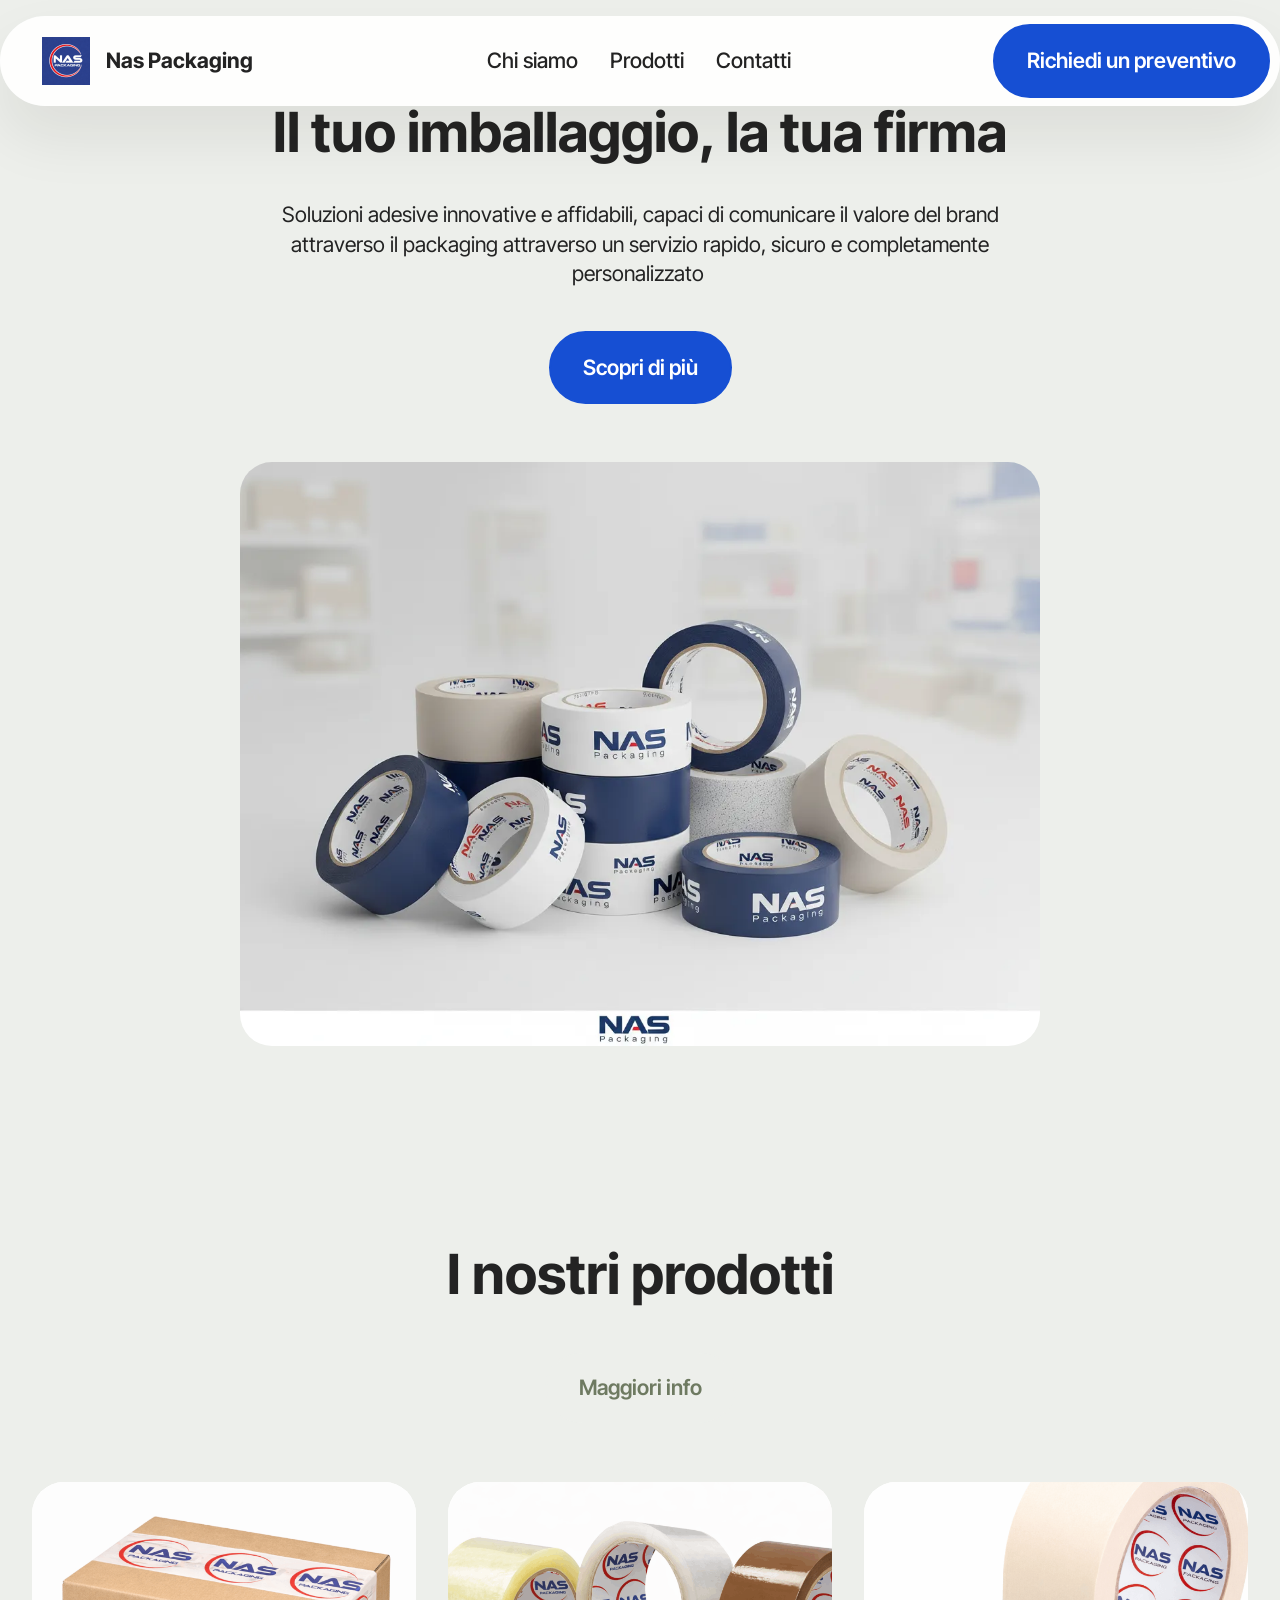
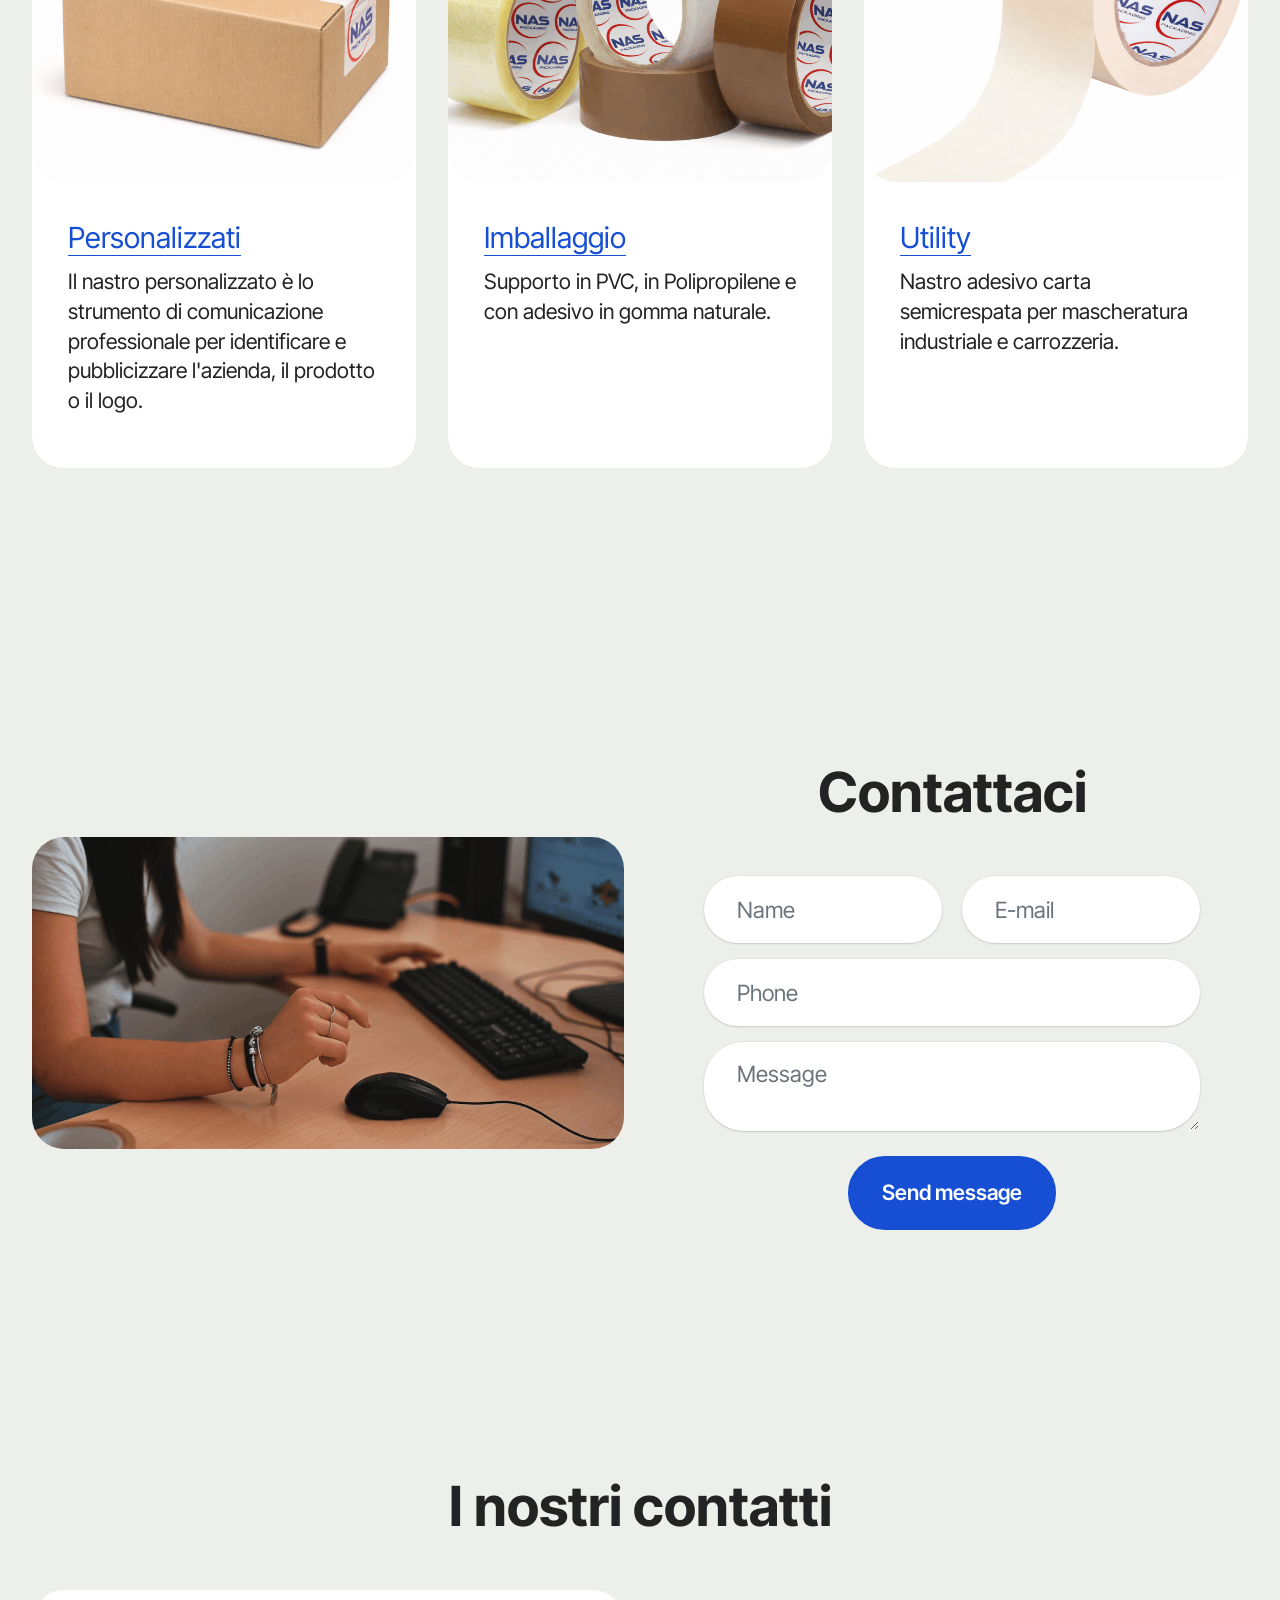
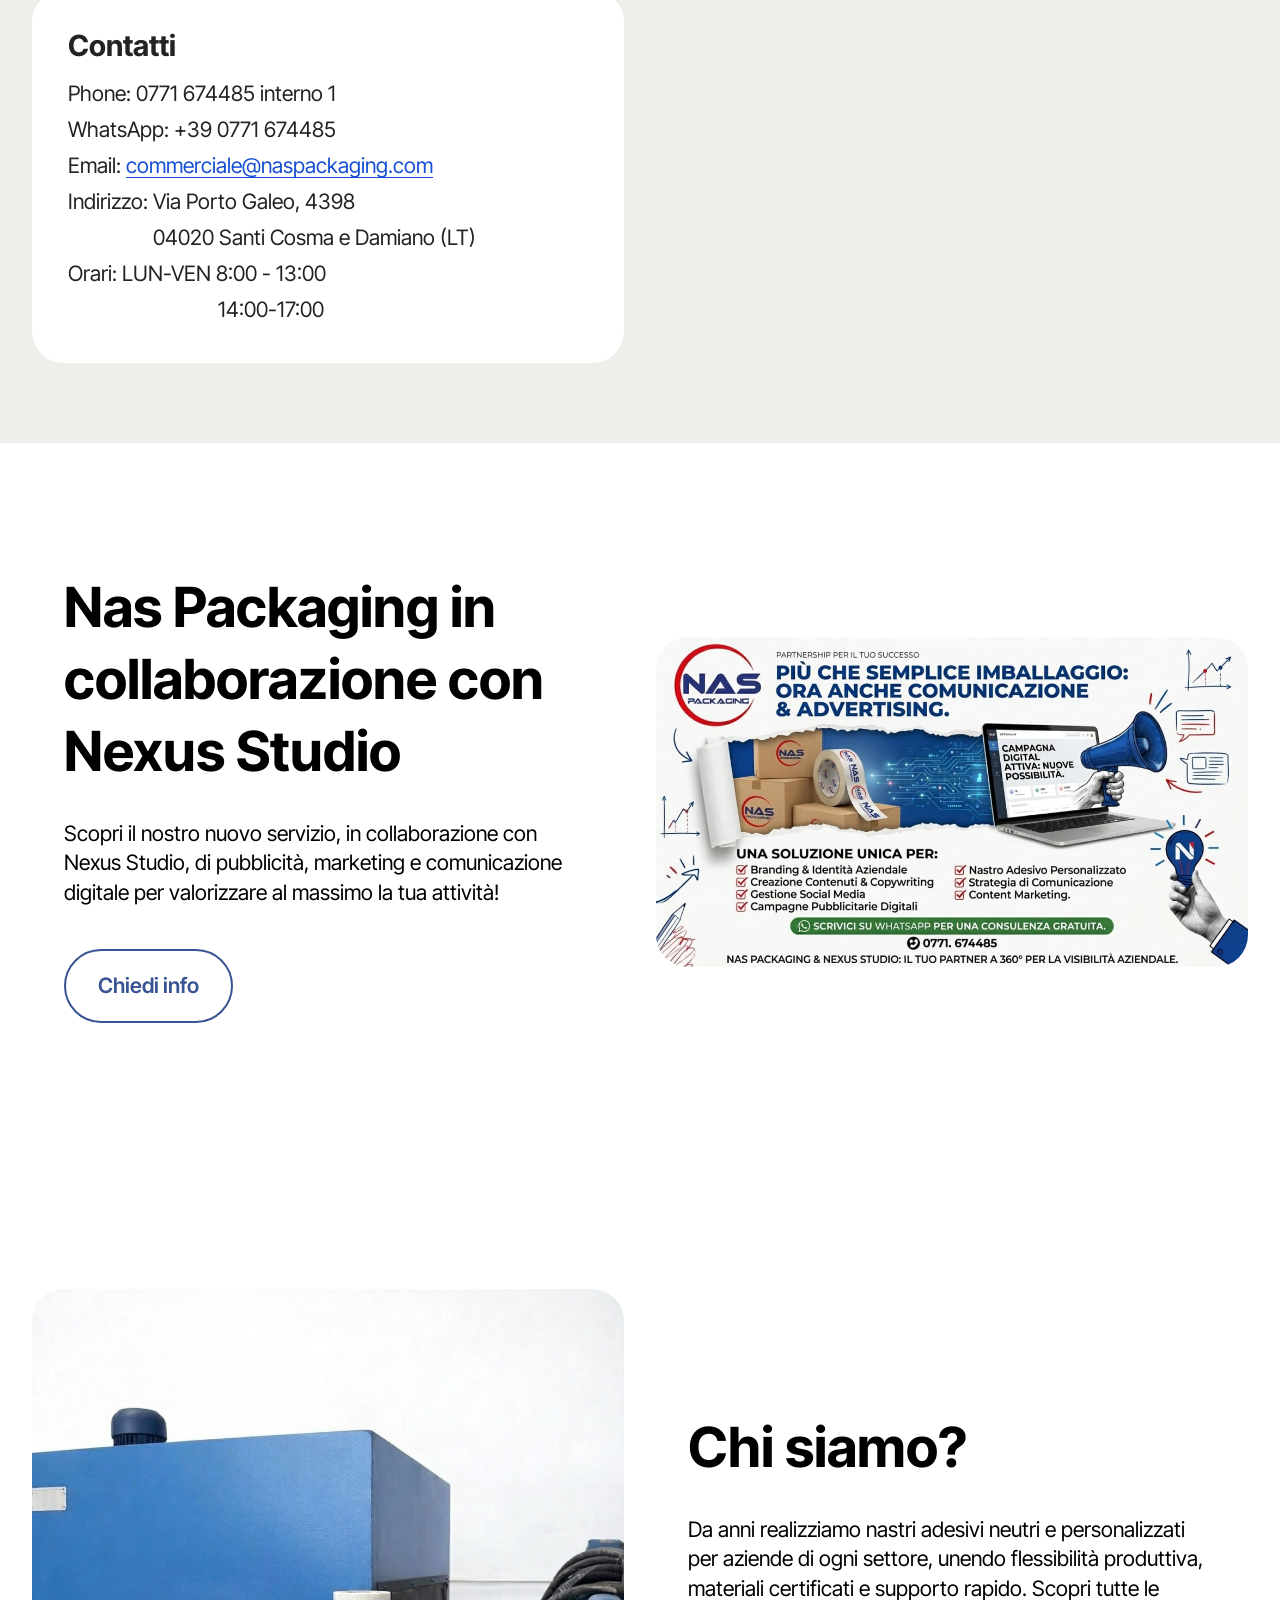
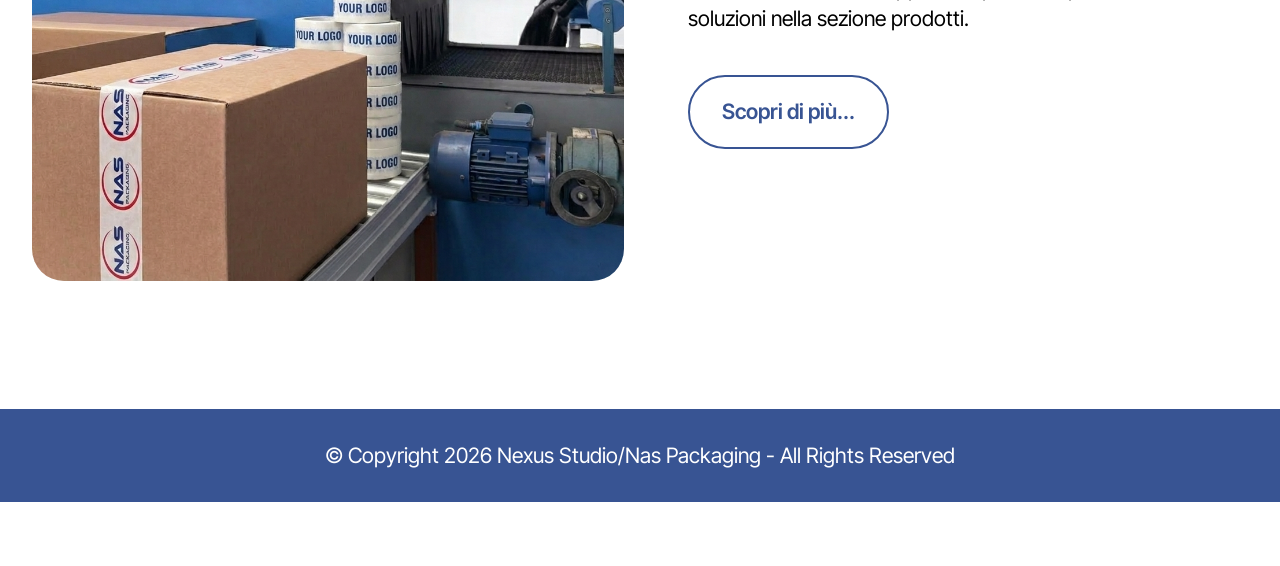
<file: index.html>
<!DOCTYPE html>
<html  >
<head>
  <!-- Site made with Mobirise Website Builder v6.1.12, https://mobirise.com -->
  <meta charset="UTF-8">
  <meta http-equiv="X-UA-Compatible" content="IE=edge">
  <meta name="generator" content="Mobirise v6.1.12, mobirise.com">
  <meta name="viewport" content="width=device-width, initial-scale=1, minimum-scale=1">
  <link rel="shortcut icon" href="assets/images/chatgpt20image201220mag2020262016-15-17-96x96.png" type="image/x-icon">
  <meta name="description" content="">
  
  
  <title>Home</title>
  <link rel="stylesheet" href="assets/web/assets/mobirise-icons2/mobirise2.css">
  <link rel="stylesheet" href="assets/bootstrap/css/bootstrap.min.css">
  <link rel="stylesheet" href="assets/animatecss/animate.css">
  <link rel="stylesheet" href="assets/dropdown/css/style.css">
  <link rel="stylesheet" href="assets/theme/css/style.css">
  <link rel="preload" href="https://fonts.googleapis.com/css?family=Inter+Tight:100,200,300,400,500,600,700,800,900,100i,200i,300i,400i,500i,600i,700i,800i,900i&display=swap" as="style" onload="this.onload=null;this.rel='stylesheet'">
  <noscript><link rel="stylesheet" href="https://fonts.googleapis.com/css?family=Inter+Tight:100,200,300,400,500,600,700,800,900,100i,200i,300i,400i,500i,600i,700i,800i,900i&display=swap"></noscript>
  <link rel="preload" as="style" href="assets/mobirise/css/mbr-additional.css?v=uawgWr"><link rel="stylesheet" href="assets/mobirise/css/mbr-additional.css?v=uawgWr" type="text/css">

  
  
  
</head>
<body>
  
  <section data-bs-version="5.1" class="menu menu2 cid-tJS6tZXiPa" once="menu" id="menu02-0">
	

	<nav class="navbar navbar-dropdown navbar-fixed-top navbar-expand-lg">
		<div class="container">
			<div class="navbar-brand">
				<span class="navbar-logo">
					<a href="index.html">
						<img src="assets/images/chatgpt20image201220mag2020262016-15-17-96x96.png" alt="Nas Packaging" style="height: 3rem;">
					</a>
				</span>
				<span class="navbar-caption-wrap"><a class="navbar-caption text-black text-primary display-4" href="index.html#header05-1">Nas Packaging</a></span>
			</div>
			<button class="navbar-toggler" type="button" data-toggle="collapse" data-bs-toggle="collapse" data-target="#navbarSupportedContent" data-bs-target="#navbarSupportedContent" aria-controls="navbarNavAltMarkup" aria-expanded="false" aria-label="Toggle navigation">
				<div class="hamburger">
					<span></span>
					<span></span>
					<span></span>
					<span></span>
				</div>
			</button>
			<div class="collapse navbar-collapse" id="navbarSupportedContent">
				<ul class="navbar-nav nav-dropdown" data-app-modern-menu="true"><li class="nav-item">
						<a class="nav-link link text-black text-primary display-4" href="index.html#article02-1y">Chi siamo</a>
					</li>
					<li class="nav-item">
						<a class="nav-link link text-black text-primary display-4" href="index.html#features06-1r" aria-expanded="false">Prodotti</a>
					</li>
					<li class="nav-item">
						<a class="nav-link link text-black text-primary display-4" href="index.html#contacts02-1u">Contatti</a>
					</li></ul>
				
				<div class="navbar-buttons mbr-section-btn"><a class="btn btn-primary display-4" href="mailto:commerciale@naspackaging.com?subject=Richiesta%20Preventivo">Richiedi un preventivo</a></div>
			</div>
		</div>
	</nav>
</section>

<section data-bs-version="5.1" class="header13 cid-vkDNcWaaiK" id="header13-1x">
  

  
  

  <div class="align-center container">
    <div class="row justify-content-center">
      <div class="col-md-12 mb-5 content-head">
        <h1 class="mbr-section-title mbr-fonts-style display-2"><strong>Il tuo imballaggio, la tua firma</strong></h1>
        <p class="mbr-text mbr-fonts-style mt-4 display-7">Soluzioni adesive innovative e affidabili, capaci di comunicare il valore del brand attraverso il packaging attraverso un servizio rapido, sicuro e completamente personalizzato&nbsp;</p>
        <div class="mbr-section-btn mt-4"><a class="btn btn-primary display-7" href="page2.html">Scopri di più</a></div>
      </div>
    </div>

    <div class="row justify-content-center">
      <div class="col-12 col-md-8">
        <img src="assets/images/nas-packaging-6a0489e323898.webp" alt="nas packaging" title="">
      </div>
    </div>
  </div>
</section>

<section data-bs-version="5.1" class="features6 start cid-vkDEp6YcIT" id="features06-1r">
	
	
	<div class="container">
		<div class="row justify-content-center">
			<div class="col-12 content-head">
				<div class="mbr-section-head mb-5">
					<h4 class="mbr-section-title mbr-fonts-style align-center mb-0 display-2"><strong>I nostri prodotti</strong></h4>
					
					<div class="mbr-section-btn item-footer mt-4"><a href="page2.html" class="btn item-btn btn-secondary display-7">Maggiori info</a></div>
				</div>
			</div>
		</div>
		<div class="row">
			<div class="item features-image col-12 col-md-6 col-lg-4">
				<div class="item-wrapper">
					<div class="item-img">
						<img src="assets/images/unnamed203-703x513.png" alt="Nastri adesivi">
					</div>
					<div class="item-content">
						<h5 class="item-title mbr-fonts-style display-5"><strong><a href="page2.html#article02-23" class="text-primary">Personalizzati</a></strong></h5>
						<p class="mbr-text mbr-fonts-style display-7">Il nastro personalizzato è lo strumento di comunicazione professionale per identificare e pubblicizzare l'azienda, il prodotto o il logo.</p>
						
					</div>
				</div>
			</div>
			<div class="item features-image col-12 col-md-6 col-lg-4">
				<div class="item-wrapper">
					<div class="item-img">
						<img src="assets/images/unnamed202-703x597.png" alt="Nas Packaging">
					</div>
					<div class="item-content">
						<h5 class="item-title mbr-fonts-style display-5"><strong><a href="page2.html#article02-24" class="text-primary">Imballaggio</a></strong></h5>
						<p class="mbr-text mbr-fonts-style display-7">Supporto in PVC, in Polipropilene e con adesivo in gomma naturale.</p>
						
					</div>
				</div>
			</div>
			<div class="item features-image col-12 col-md-6 col-lg-4">
				<div class="item-wrapper">
					<div class="item-img">
						<img src="assets/images/unnamed204-703x763.png" alt="Nas Packaging">
					</div>
					<div class="item-content">
						<h5 class="item-title mbr-fonts-style display-5"><strong><a href="page2.html#article02-25" class="text-primary">Utility</a></strong></h5>
						<p class="mbr-text mbr-fonts-style display-7">Nastro adesivo carta semicrespata per mascheratura industriale e carrozzeria.<br>
						</p>
						
					</div>
				</div>
			</div>
		</div>
	</div>
</section>

<section data-bs-version="5.1" class="form03 cid-vkDy3TyvFi" id="form03-1q">
    

    

    <div class="container">
        <div class="row justify-content-center align-items-center main-row">
            <div class="col-12 col-lg item-wrapper">
                <div class="mbr-section-head mb-5">
                    <h3 class="mbr-section-title mbr-fonts-style align-center mb-0 display-2">
                        <strong>Contattaci</strong></h3>
                    
                </div>
                <div class="col-lg-12 mx-auto mbr-form" data-form-type="formoid">
                    <form action="https://mobirise.eu/" method="POST" class="mbr-form form-with-styler" data-form-title="Form Name"><input type="hidden" name="email" data-form-email="true" value="b9gTuEqgI2tmHYU2gmW+6KtA78C/1NE+yh7apyQN4XnqTCw/U5QaxF3+BLqpkMecP9QNKu7M2mc4fLJJEBYtQa89KOuRs7o97SMVaL+EwWM2a6CesjpVSyrCLyWNryqK">
                        <div class="row">
                            <div hidden="hidden" data-form-alert="" class="alert alert-success col-12">Grazie per averci contattato, risponderemo al più presto!</div>
                            <div hidden="hidden" data-form-alert-danger="" class="alert alert-danger col-12">
                                Oops...! some problem!
                            </div>
                        </div>
                        <div class="dragArea row">
                            <div class="col-md col-sm-12 form-group mb-3 mb-3" data-for="name">
                                <input type="text" name="name" placeholder="Name" data-form-field="name" class="form-control" value="" id="name-form03-1q">
                            </div>
                            <div class="col-md col-sm-12 form-group mb-3 mb-3" data-for="email">
                                <input type="email" name="email" placeholder="E-mail" data-form-field="email" class="form-control" value="" id="email-form03-1q">
                            </div>
                            <div class="col-12 form-group mb-3 mb-3" data-for="phone">
                                <input type="tel" name="phone" placeholder="Phone" data-form-field="phone" class="form-control" value="" id="phone-form03-1q">
                            </div>
                            <div class="col-12 form-group mb-3 mb-3" data-for="textarea">
                                <textarea name="textarea" placeholder="Message" data-form-field="textarea" class="form-control" id="textarea-form03-1q"></textarea>
                            </div>
                            <div class="col-auto align-center mbr-section-btn"><button type="submit" class="w-100 btn btn-primary display-7">Send message</button></div>
                        </div>
                    </form>
                </div>


            </div>
            <div class="col-12 col-lg-6">
                <div class="image-wrapper">
                    <img class="w-100" src="assets/images/screenshot202026-02-0620155436-1087x573.png" alt="nas packaging">
                </div>
            </div>

        </div>
    </div>
</section>

<section data-bs-version="5.1" class="contacts02 map1 cid-vkDLgRwr2Q" id="contacts02-1u">

    

    
    <div class="container">
        <div class="row justify-content-center">
            <div class="col-12 content-head">
                <div class="mbr-section-head mb-5">
                    <h3 class="mbr-section-title mbr-fonts-style align-center mb-0 display-2"><strong>I nostri contatti</strong></h3>
                    
                </div>
            </div>
        </div>
        <div class="row justify-content-center">
            <div class="card col-12 col-md-12 col-lg-6">
                <div class="card-wrapper">
                    <div class="text-wrapper">
                        <h5 class="cardTitle mbr-fonts-style mb-2 display-5"><strong>Contatti</strong></h5>
                        <ul class="list mbr-fonts-style display-7">
                            <li class="mbr-text item-wrap">Phone: 0771 674485 interno 1</li>
                            <li class="mbr-text item-wrap">WhatsApp: +39 0771 674485</li><a href="https://wa.me/0771674485" class="text-primary">
                            </a><li class="mbr-text item-wrap">Email: <a href="mailto:commerciale@naspackaging.com" class="text-primary">commerciale@naspackaging.com</a></li>
                            <li class="mbr-text item-wrap">Indirizzo: Via Porto Galeo, 4398&nbsp;<br>&nbsp; &nbsp; &nbsp; &nbsp; &nbsp; &nbsp; &nbsp; &nbsp; &nbsp;04020 Santi Cosma e Damiano (LT)</li>
                            <li class="mbr-text item-wrap">Orari: LUN-VEN 8:00 - 13:00<br>&nbsp; &nbsp; &nbsp; &nbsp; &nbsp; &nbsp; &nbsp; &nbsp; &nbsp; &nbsp; &nbsp; &nbsp; &nbsp; &nbsp; &nbsp; 14:00-17:00</li>
                        </ul>
                    </div>
                </div>
            </div>
            <div class="map-wrapper col-md-12 col-lg-6">
                <div class="google-map"><iframe frameborder="0" style="border:0" src="https://www.google.com/maps/embed?pb=!1m18!1m12!1m3!1d2999.763084667429!2d13.782395974495097!3d41.24871830458752!2m3!1f0!2f0!3f0!3m2!1i1024!2i768!4f13.1!3m3!1m2!1s0x133ac4d2f14144d7%3A0x2a2d1786675c25b6!2sVia%20Porto%20Galeo%2C%204398%2C%2004020%20Santi%20Cosma%20e%20Damiano%20LT!5e0!3m2!1sit!2sit!4v1779794435209!5m2!1sit!2sit" allowfullscreen=""></iframe></div>
            </div>
        </div>
    </div>
</section>

<section data-bs-version="5.1" class="start article4 cid-vkHJPsbRDw" id="article04-2d">
	

	
	

	<div class="container">
		<div class="row justify-content-center">
			<div class="col-12 col-md-12 col-lg-6 image-wrapper">
				<img class="w-100" src="assets/images/nas-packaging-expands-services-202605181153-1087x607.jpg" alt="Mobirise Website Builder">
			</div>
			<div class="col-12 col-md-12 col-lg">
				<div class="text-wrapper align-left">
					<h1 class="mbr-section-title mbr-fonts-style mb-4 display-2"><strong>Nas Packaging in collaborazione con Nexus Studio</strong></h1>
					<p class="mbr-text mbr-fonts-style mb-4 display-7">Scopri il nostro nuovo servizio, in collaborazione con Nexus Studio, di pubblicità, marketing e comunicazione digitale per valorizzare al massimo la tua attività!</p>
					<div class="mbr-section-btn mt-3"><a class="btn btn-lg btn-success-outline display-7" href="https://wa.me/3298985670">Chiedi info</a></div>
				</div>
			</div>
		</div>
	</div>
</section>

<section data-bs-version="5.1" class="start article2 cid-vkDNK1xmsG" id="article02-1y">
	

	
	

	<div class="container">
		<div class="row justify-content-center">
			<div class="col-12 col-md-12 col-lg-6 image-wrapper">
				<img class="w-100" src="assets/images/nas-packaging-post.png-202605181438.webp" alt="Nas Packaging">
			</div>
			<div class="col-12 col-md-12 col-lg">
				<div class="text-wrapper align-left">
					<h1 class="mbr-section-title mbr-fonts-style mb-4 display-2"><strong>Chi siamo?</strong></h1>
					<p class="mbr-text align-left mbr-fonts-style mb-4 display-7">Da anni realizziamo nastri adesivi neutri e personalizzati per aziende di ogni settore, unendo flessibilità produttiva, materiali certificati e supporto rapido. Scopri tutte le soluzioni nella sezione prodotti.</p>
					<div class="mbr-section-btn align-left mt-3"><a class="btn btn-success-outline display-7" href="page1.html">Scopri di più...</a></div>
				</div>
			</div>
		</div>
	</div>
</section>

<section data-bs-version="5.1" class="footer4 cid-vkHJur8aLI" once="footers" id="footer04-2c">

    

    

    <div class="container">
        <div class="media-container-row align-center mbr-white">
            <div class="col-12">
                <p class="mbr-text mb-0 mbr-fonts-style display-7">
                    © Copyright 2026 Nexus Studio/Nas Packaging - All Rights Reserved
                </p>
            </div>
        </div>
    </div>
</section><section class="display-7" style="padding: 0;align-items: center;justify-content: center;flex-wrap: wrap;    align-content: center;display: flex;position: relative;height: 4rem;"><a href="https://mobiri.se/" style="flex: 1 1;height: 4rem;position: absolute;width: 100%;z-index: 1;"><img alt="" style="height: 4rem;" src="[data-uri]"></a><p style="margin: 0;text-align: center;" class="display-7">&#8204;</p><a style="z-index:1" href="https://mobirise.com/builder/ai-website-builder.html">AI Website Builder</a></section><script src="assets/bootstrap/js/bootstrap.bundle.min.js"></script>  <script src="assets/smoothscroll/smooth-scroll.js"></script>  <script src="assets/ytplayer/index.js"></script>  <script src="assets/dropdown/js/navbar-dropdown.js"></script>  <script src="assets/theme/js/script.js"></script>  <script src="assets/formoid/formoid.min.js"></script>  
  
  
  <input name="animation" type="hidden">
  </body>
</html>
</file>
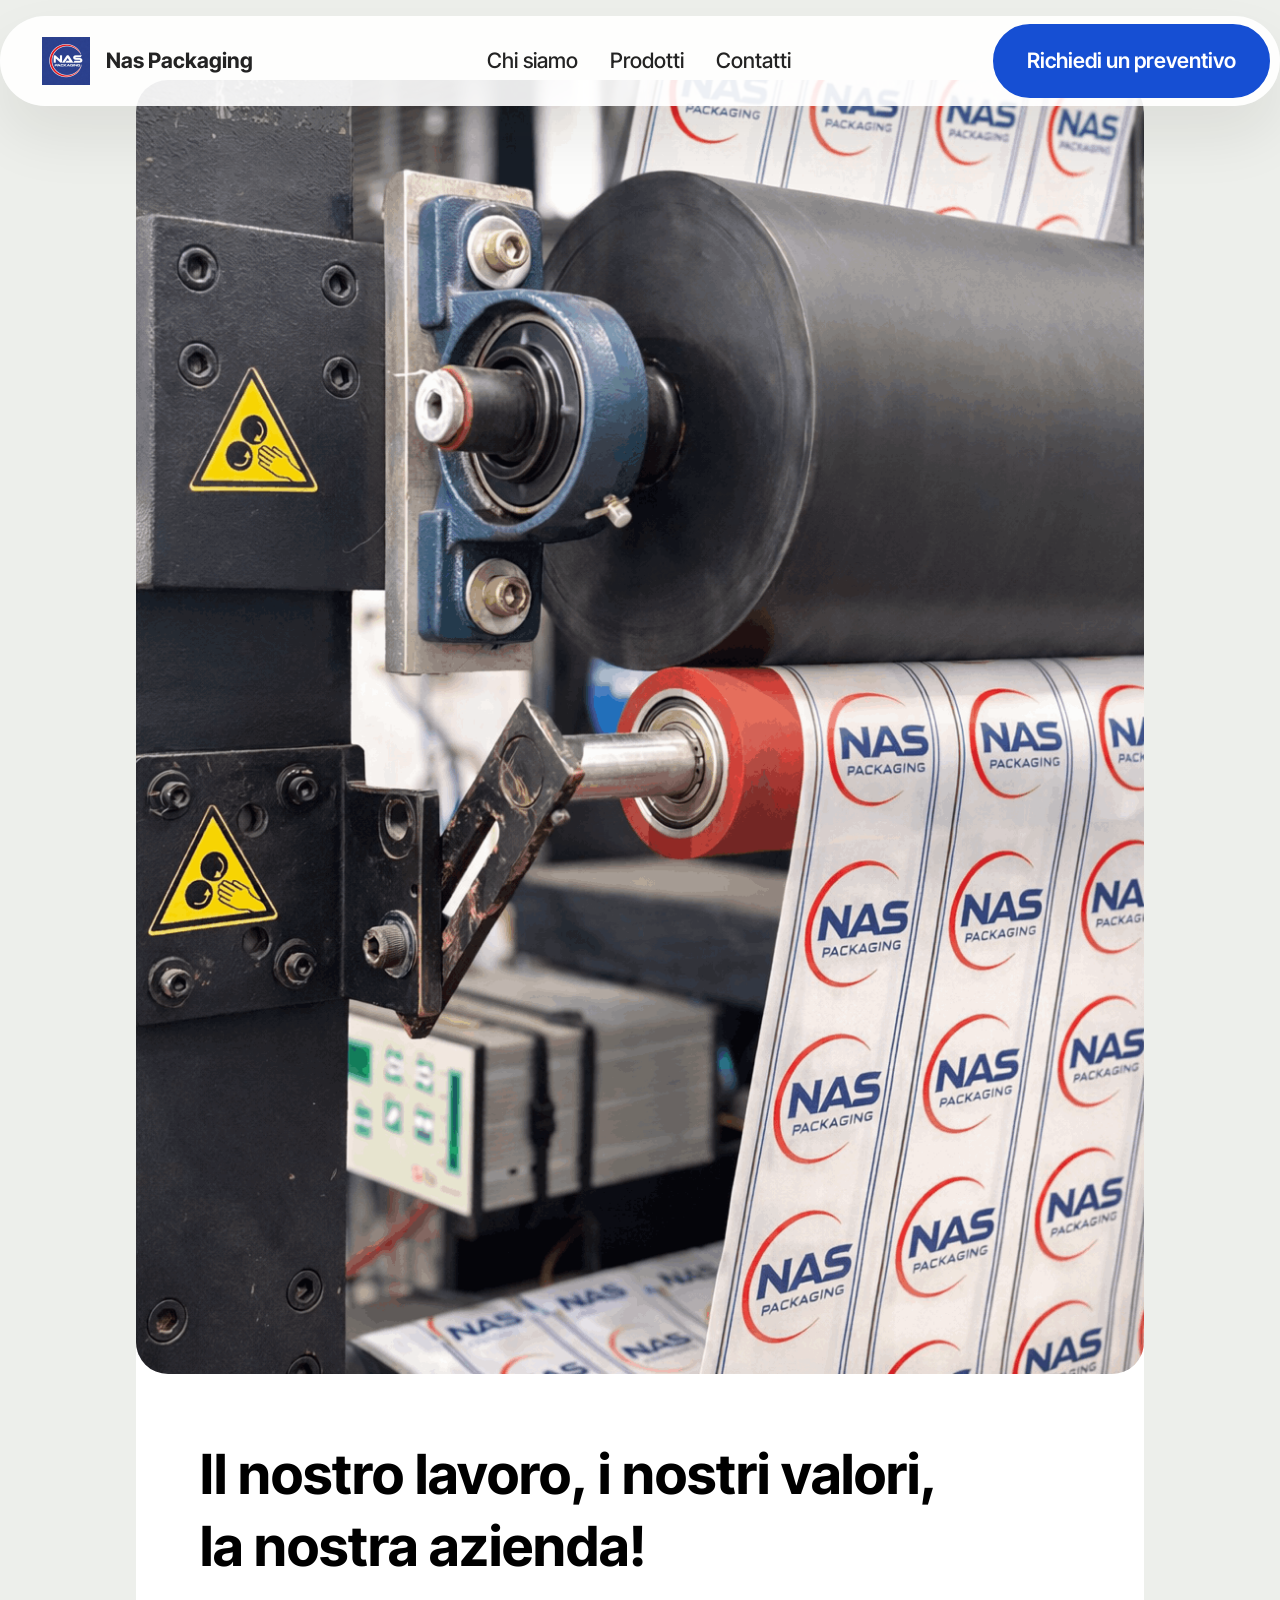
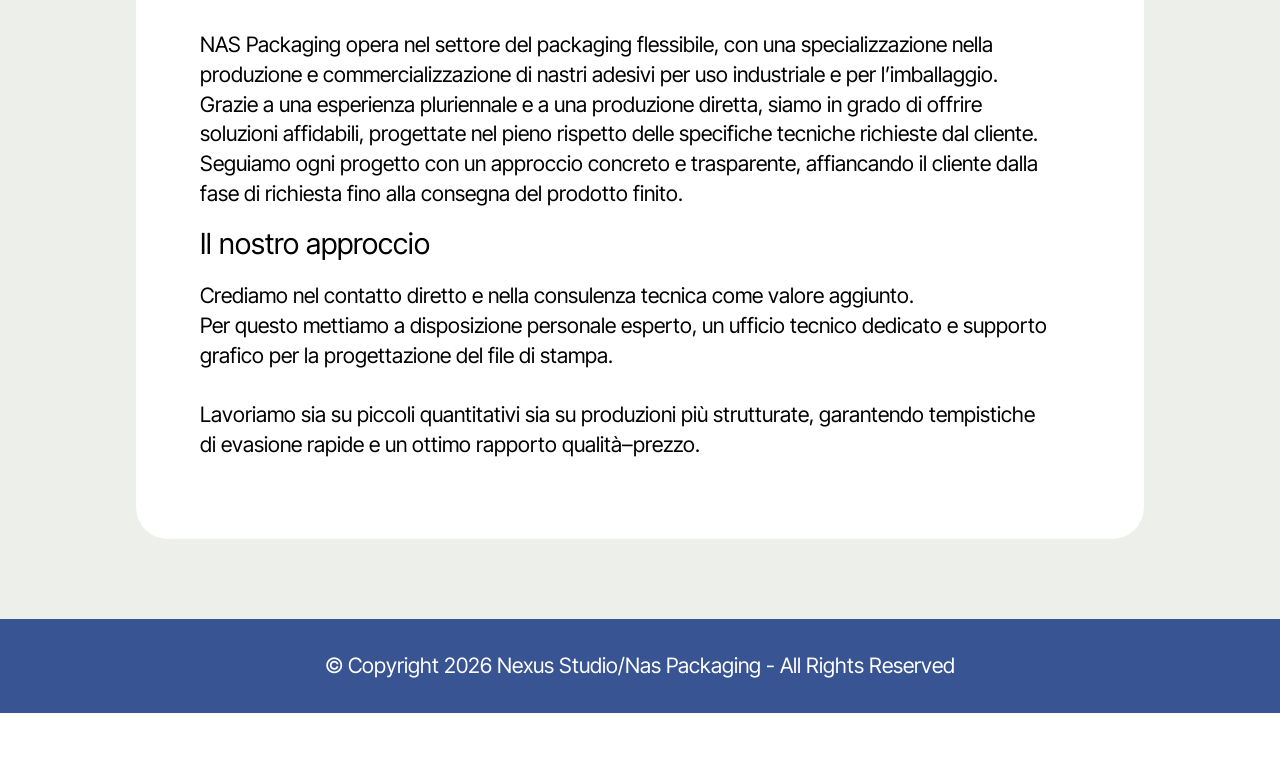
<file: page1.html>
<!DOCTYPE html>
<html  >
<head>
  <!-- Site made with Mobirise Website Builder v6.1.12, https://mobirise.com -->
  <meta charset="UTF-8">
  <meta http-equiv="X-UA-Compatible" content="IE=edge">
  <meta name="generator" content="Mobirise v6.1.12, mobirise.com">
  <meta name="viewport" content="width=device-width, initial-scale=1, minimum-scale=1">
  <link rel="shortcut icon" href="assets/images/chatgpt20image201220mag2020262016-15-17-96x96.png" type="image/x-icon">
  <meta name="description" content="">
  
  
  <title>Chi siamo</title>
  <link rel="stylesheet" href="assets/web/assets/mobirise-icons2/mobirise2.css">
  <link rel="stylesheet" href="assets/bootstrap/css/bootstrap.min.css">
  <link rel="stylesheet" href="assets/animatecss/animate.css">
  <link rel="stylesheet" href="assets/dropdown/css/style.css">
  <link rel="stylesheet" href="assets/theme/css/style.css">
  <link rel="preload" href="https://fonts.googleapis.com/css?family=Inter+Tight:100,200,300,400,500,600,700,800,900,100i,200i,300i,400i,500i,600i,700i,800i,900i&display=swap" as="style" onload="this.onload=null;this.rel='stylesheet'">
  <noscript><link rel="stylesheet" href="https://fonts.googleapis.com/css?family=Inter+Tight:100,200,300,400,500,600,700,800,900,100i,200i,300i,400i,500i,600i,700i,800i,900i&display=swap"></noscript>
  <link rel="preload" as="style" href="assets/mobirise/css/mbr-additional.css?v=vaJuLC"><link rel="stylesheet" href="assets/mobirise/css/mbr-additional.css?v=vaJuLC" type="text/css">

  
  
  
</head>
<body>
  
  <section data-bs-version="5.1" class="menu menu2 cid-tJS6tZXiPa" once="menu" id="menu02-1z">
	

	<nav class="navbar navbar-dropdown navbar-fixed-top navbar-expand-lg">
		<div class="container">
			<div class="navbar-brand">
				<span class="navbar-logo">
					<a href="index.html">
						<img src="assets/images/chatgpt20image201220mag2020262016-15-17-96x96.png" alt="Nas Packaging" style="height: 3rem;">
					</a>
				</span>
				<span class="navbar-caption-wrap"><a class="navbar-caption text-black text-primary display-4" href="index.html#header05-1">Nas Packaging</a></span>
			</div>
			<button class="navbar-toggler" type="button" data-toggle="collapse" data-bs-toggle="collapse" data-target="#navbarSupportedContent" data-bs-target="#navbarSupportedContent" aria-controls="navbarNavAltMarkup" aria-expanded="false" aria-label="Toggle navigation">
				<div class="hamburger">
					<span></span>
					<span></span>
					<span></span>
					<span></span>
				</div>
			</button>
			<div class="collapse navbar-collapse" id="navbarSupportedContent">
				<ul class="navbar-nav nav-dropdown" data-app-modern-menu="true"><li class="nav-item">
						<a class="nav-link link text-black text-primary display-4" href="index.html#article02-1y">Chi siamo</a>
					</li>
					<li class="nav-item">
						<a class="nav-link link text-black text-primary display-4" href="index.html#features06-1r" aria-expanded="false">Prodotti</a>
					</li>
					<li class="nav-item">
						<a class="nav-link link text-black text-primary display-4" href="index.html#contacts02-1u">Contatti</a>
					</li></ul>
				
				<div class="navbar-buttons mbr-section-btn"><a class="btn btn-primary display-4" href="mailto:commerciale@naspackaging.com?subject=Richiesta%20Preventivo">Richiedi un preventivo</a></div>
			</div>
		</div>
	</nav>
</section>

<section data-bs-version="5.1" class="article8 cid-vkDXHdxOlB" id="article08-2b">
  

  
  
  <div class="container">
    <div class="row justify-content-center">
      <div class="card col-md-12 col-lg-10">
        <div class="card-wrapper">
          <div class="image-wrapper d-flex justify-content-center mb-4">
            <img src="assets/images/unnamed208-1024x1315.png" alt="Nas Packaging">
          </div>
          <div class="card-content-text">
            <h3 class="card-title mbr-fonts-style mbr-white mt-3 mb-4 display-2"><strong>Il nostro lavoro, i nostri valori,</strong><br><strong>la nostra azienda!</strong></h3>
          <div class="row card-box align-left">
            <div class="item features-without-image col-12">
              <div class="item-wrapper">
                <h4 class="mbr-section-subtitle mbr-fonts-style mb-3 display-5"></h4>
                <p class="mbr-text mbr-fonts-style display-7">NAS Packaging opera nel settore del packaging flessibile, con una specializzazione nella produzione e commercializzazione di nastri adesivi per uso industriale e per l’imballaggio.
<br>Grazie a una esperienza pluriennale e a una produzione diretta, siamo in grado di offrire soluzioni affidabili, progettate nel pieno rispetto delle specifiche tecniche richieste dal cliente.
<br>Seguiamo ogni progetto con un approccio concreto e trasparente, affiancando il cliente dalla fase di richiesta fino alla consegna del prodotto finito.</p>
              </div>
            </div><div class="item features-without-image col-12">
              <div class="item-wrapper">
                <h4 class="mbr-section-subtitle mbr-fonts-style mb-3 display-5">Il nostro approccio</h4>
                <p class="mbr-text mbr-fonts-style display-7">Crediamo nel contatto diretto e nella consulenza tecnica come valore aggiunto.
<br>Per questo mettiamo a disposizione personale esperto, un ufficio tecnico dedicato e supporto grafico per la progettazione del file di stampa.
<br>
<br>Lavoriamo sia su piccoli quantitativi sia su produzioni più strutturate, garantendo tempistiche di evasione rapide e un ottimo rapporto qualità–prezzo.</p>
              </div>
            </div>
            
            

            
          </div>
          </div>
        </div>
      </div>
    </div>
  </div>
</section>

<section data-bs-version="5.1" class="footer4 cid-vkHJur8aLI" once="footers" id="footer04-2c">

    

    

    <div class="container">
        <div class="media-container-row align-center mbr-white">
            <div class="col-12">
                <p class="mbr-text mb-0 mbr-fonts-style display-7">
                    © Copyright 2026 Nexus Studio/Nas Packaging - All Rights Reserved
                </p>
            </div>
        </div>
    </div>
</section><section class="display-7" style="padding: 0;align-items: center;justify-content: center;flex-wrap: wrap;    align-content: center;display: flex;position: relative;height: 4rem;"><a href="https://mobiri.se/" style="flex: 1 1;height: 4rem;position: absolute;width: 100%;z-index: 1;"><img alt="" style="height: 4rem;" src="[data-uri]"></a><p style="margin: 0;text-align: center;" class="display-7">&#8204;</p><a style="z-index:1" href="https://mobirise.com/drag-drop-website-builder.html">Drag & Drop Website Builder</a></section><script src="assets/bootstrap/js/bootstrap.bundle.min.js"></script>  <script src="assets/smoothscroll/smooth-scroll.js"></script>  <script src="assets/ytplayer/index.js"></script>  <script src="assets/dropdown/js/navbar-dropdown.js"></script>  <script src="assets/theme/js/script.js"></script>  
  
  
  <input name="animation" type="hidden">
  </body>
</html>
</file>
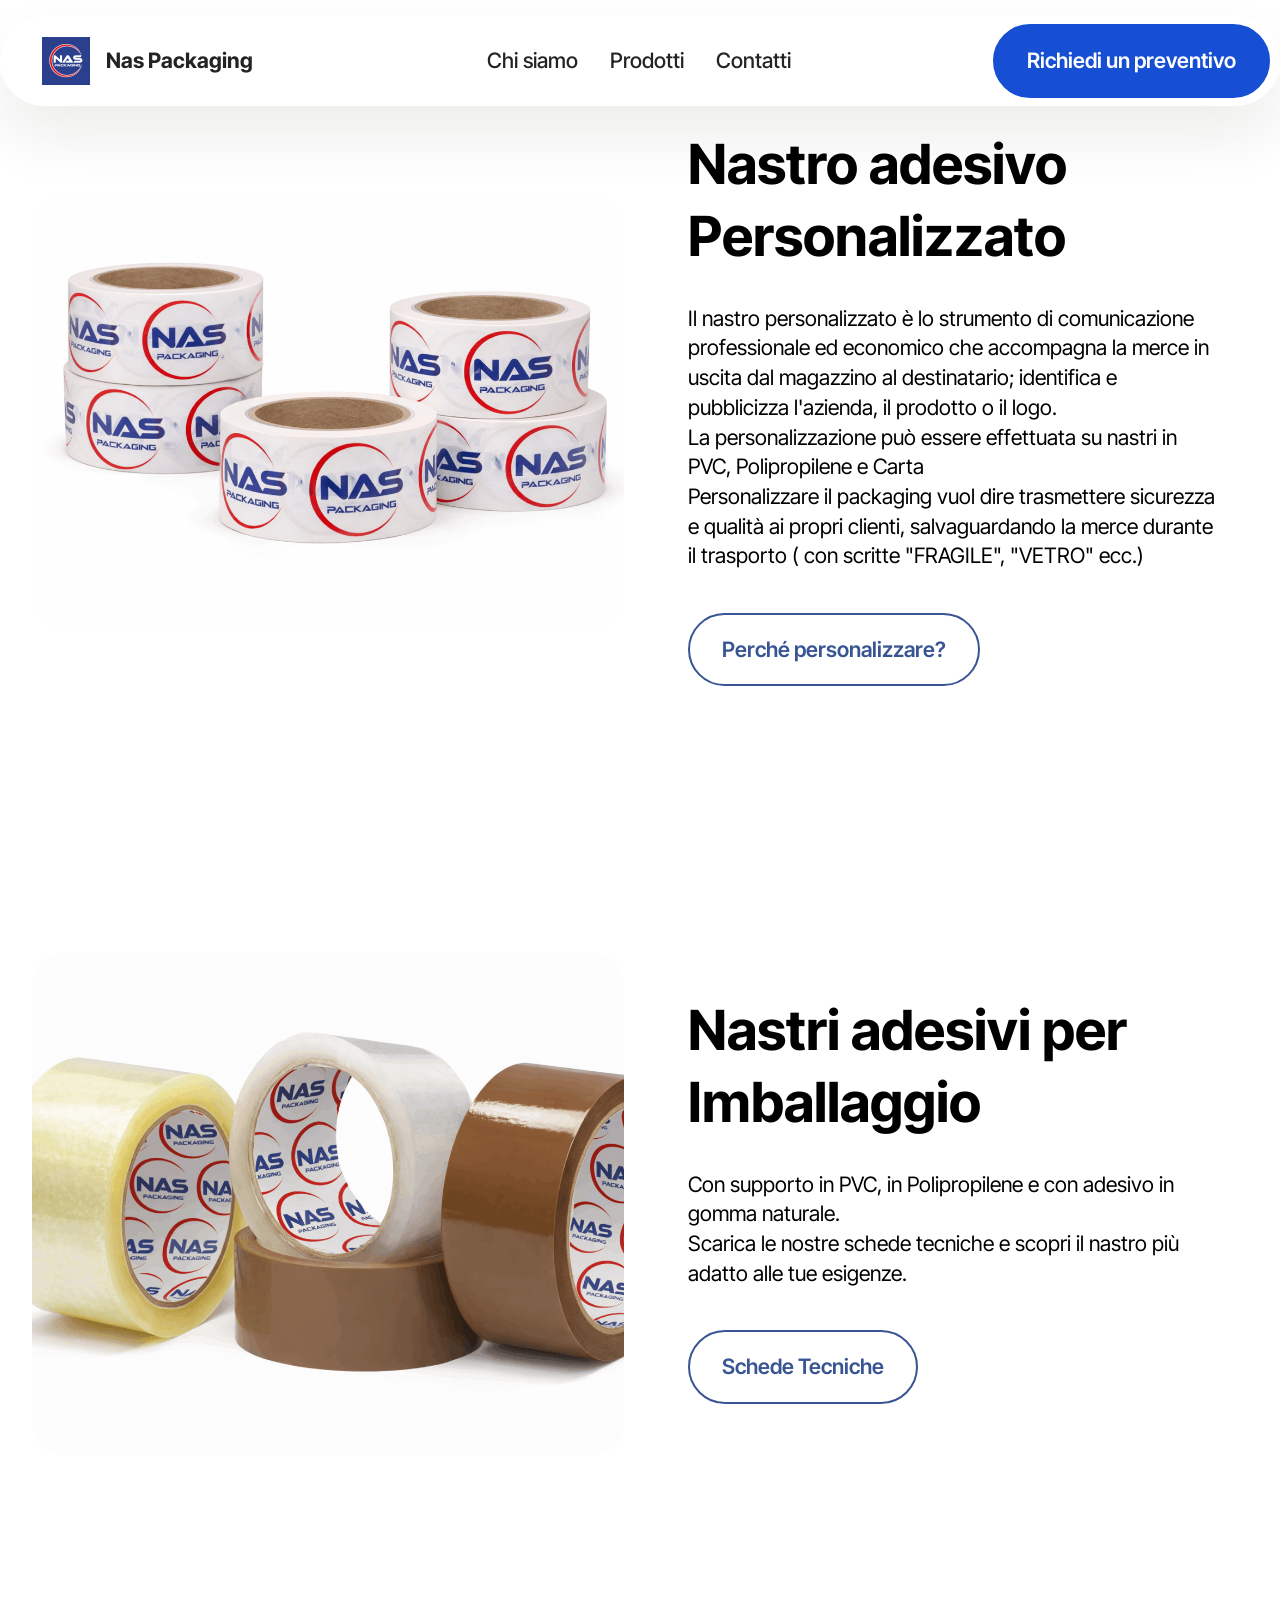
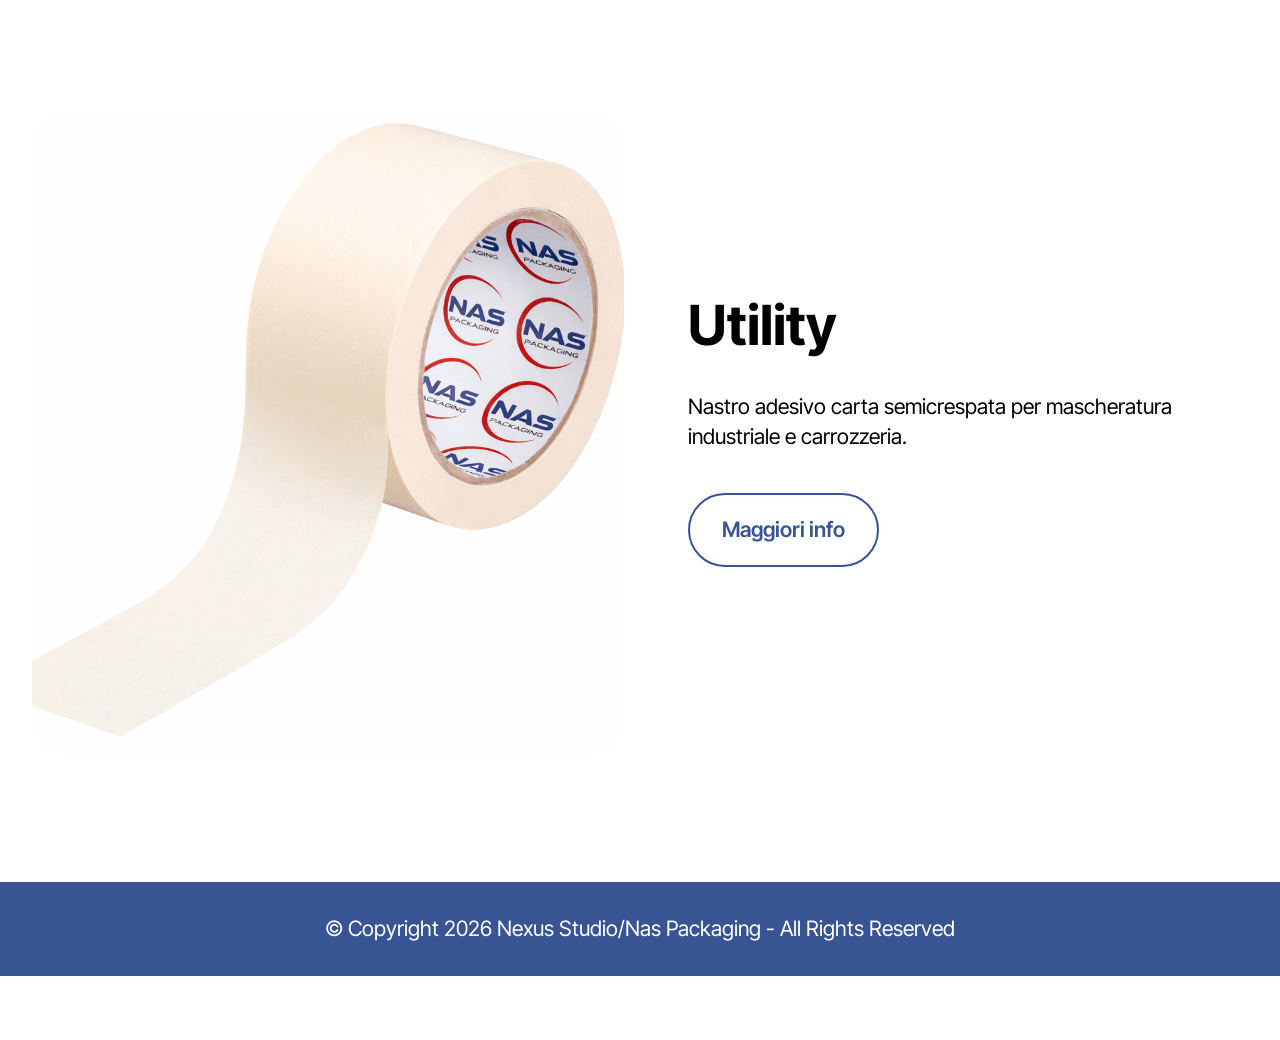
<file: page2.html>
<!DOCTYPE html>
<html  >
<head>
  <!-- Site made with Mobirise Website Builder v6.1.12, https://mobirise.com -->
  <meta charset="UTF-8">
  <meta http-equiv="X-UA-Compatible" content="IE=edge">
  <meta name="generator" content="Mobirise v6.1.12, mobirise.com">
  <meta name="viewport" content="width=device-width, initial-scale=1, minimum-scale=1">
  <link rel="shortcut icon" href="assets/images/chatgpt20image201220mag2020262016-15-17-96x96.png" type="image/x-icon">
  <meta name="description" content="">
  
  
  <title>Prodotti</title>
  <link rel="stylesheet" href="assets/web/assets/mobirise-icons2/mobirise2.css">
  <link rel="stylesheet" href="assets/bootstrap/css/bootstrap.min.css">
  <link rel="stylesheet" href="assets/animatecss/animate.css">
  <link rel="stylesheet" href="assets/dropdown/css/style.css">
  <link rel="stylesheet" href="assets/theme/css/style.css">
  <link rel="preload" href="https://fonts.googleapis.com/css?family=Inter+Tight:100,200,300,400,500,600,700,800,900,100i,200i,300i,400i,500i,600i,700i,800i,900i&display=swap" as="style" onload="this.onload=null;this.rel='stylesheet'">
  <noscript><link rel="stylesheet" href="https://fonts.googleapis.com/css?family=Inter+Tight:100,200,300,400,500,600,700,800,900,100i,200i,300i,400i,500i,600i,700i,800i,900i&display=swap"></noscript>
  <link rel="preload" as="style" href="assets/mobirise/css/mbr-additional.css?v=ehDCyZ"><link rel="stylesheet" href="assets/mobirise/css/mbr-additional.css?v=ehDCyZ" type="text/css">

  
  
  
</head>
<body>
  
  <section data-bs-version="5.1" class="menu menu2 cid-tJS6tZXiPa" once="menu" id="menu02-20">
	

	<nav class="navbar navbar-dropdown navbar-fixed-top navbar-expand-lg">
		<div class="container">
			<div class="navbar-brand">
				<span class="navbar-logo">
					<a href="index.html">
						<img src="assets/images/chatgpt20image201220mag2020262016-15-17-96x96.png" alt="Nas Packaging" style="height: 3rem;">
					</a>
				</span>
				<span class="navbar-caption-wrap"><a class="navbar-caption text-black text-primary display-4" href="index.html#header05-1">Nas Packaging</a></span>
			</div>
			<button class="navbar-toggler" type="button" data-toggle="collapse" data-bs-toggle="collapse" data-target="#navbarSupportedContent" data-bs-target="#navbarSupportedContent" aria-controls="navbarNavAltMarkup" aria-expanded="false" aria-label="Toggle navigation">
				<div class="hamburger">
					<span></span>
					<span></span>
					<span></span>
					<span></span>
				</div>
			</button>
			<div class="collapse navbar-collapse" id="navbarSupportedContent">
				<ul class="navbar-nav nav-dropdown" data-app-modern-menu="true"><li class="nav-item">
						<a class="nav-link link text-black text-primary display-4" href="index.html#article02-1y">Chi siamo</a>
					</li>
					<li class="nav-item">
						<a class="nav-link link text-black text-primary display-4" href="index.html#features06-1r" aria-expanded="false">Prodotti</a>
					</li>
					<li class="nav-item">
						<a class="nav-link link text-black text-primary display-4" href="index.html#contacts02-1u">Contatti</a>
					</li></ul>
				
				<div class="navbar-buttons mbr-section-btn"><a class="btn btn-primary display-4" href="mailto:commerciale@naspackaging.com?subject=Richiesta%20Preventivo">Richiedi un preventivo</a></div>
			</div>
		</div>
	</nav>
</section>

<section data-bs-version="5.1" class="start article2 cid-vkDPDNw6hG" id="article02-23">
	

	
	

	<div class="container">
		<div class="row justify-content-center">
			<div class="col-12 col-md-12 col-lg-6 image-wrapper">
				<img class="w-100" src="assets/images/unnamed201-1087x800.png" alt="nas packaging">
			</div>
			<div class="col-12 col-md-12 col-lg">
				<div class="text-wrapper align-left">
					<h1 class="mbr-section-title mbr-fonts-style mb-4 display-2"><strong>Nastro adesivo Personalizzato</strong></h1>
					<p class="mbr-text align-left mbr-fonts-style mb-4 display-7">Il nastro personalizzato è lo strumento di comunicazione professionale ed economico che accompagna la merce in uscita dal magazzino al destinatario; identifica e pubblicizza l'azienda, il prodotto o il logo.
<br>La personalizzazione può essere effettuata su nastri in PVC, Polipropilene e Carta
<br>Personalizzare il packaging vuol dire trasmettere sicurezza e qualità ai propri clienti, salvaguardando la merce durante il trasporto ( con scritte "FRAGILE", "VETRO" ecc.)</p>
					<div class="mbr-section-btn align-left mt-3"><a class="btn btn-success-outline display-7" href="page6.html">Perché personalizzare?</a></div>
				</div>
			</div>
		</div>
	</div>
</section>

<section data-bs-version="5.1" class="start article2 cid-vkDPEhfW7Q" id="article02-24">
	

	
	

	<div class="container">
		<div class="row justify-content-center">
			<div class="col-12 col-md-12 col-lg-6 image-wrapper">
				<img class="w-100" src="assets/images/unnamed-1087x924.png" alt="Nas packaging">
			</div>
			<div class="col-12 col-md-12 col-lg">
				<div class="text-wrapper align-left">
					<h1 class="mbr-section-title mbr-fonts-style mb-4 display-2"><strong>Nastri adesivi per Imballaggio</strong></h1>
					<p class="mbr-text align-left mbr-fonts-style mb-4 display-7">Con supporto in PVC, in Polipropilene e con adesivo in gomma naturale.<br>Scarica le nostre schede tecniche e scopri il nastro più adatto alle tue esigenze.</p>
					<div class="mbr-section-btn align-left mt-3"><a class="btn btn-success-outline display-7" href="page5.html">Schede Tecniche</a></div>
				</div>
			</div>
		</div>
	</div>
</section>

<section data-bs-version="5.1" class="start article2 cid-vkDPEu1JmR" id="article02-25">
	

	
	

	<div class="container">
		<div class="row justify-content-center">
			<div class="col-12 col-md-12 col-lg-6 image-wrapper">
				<img class="w-100" src="assets/images/unnamed204-943x1024.png" alt="Nas packaging">
			</div>
			<div class="col-12 col-md-12 col-lg">
				<div class="text-wrapper align-left">
					<h1 class="mbr-section-title mbr-fonts-style mb-4 display-2"><strong>Utility</strong></h1>
					<p class="mbr-text align-left mbr-fonts-style mb-4 display-7">Nastro adesivo carta semicrespata per mascheratura industriale e carrozzeria.</p>
					<div class="mbr-section-btn align-left mt-3"><a class="btn btn-success-outline display-7" href="page3.html">Maggiori info</a></div>
				</div>
			</div>
		</div>
	</div>
</section>

<section data-bs-version="5.1" class="footer4 cid-vkHJur8aLI" once="footers" id="footer04-2c">

    

    

    <div class="container">
        <div class="media-container-row align-center mbr-white">
            <div class="col-12">
                <p class="mbr-text mb-0 mbr-fonts-style display-7">
                    © Copyright 2026 Nexus Studio/Nas Packaging - All Rights Reserved
                </p>
            </div>
        </div>
    </div>
</section><section class="display-7" style="padding: 0;align-items: center;justify-content: center;flex-wrap: wrap;    align-content: center;display: flex;position: relative;height: 4rem;"><a href="https://mobiri.se/" style="flex: 1 1;height: 4rem;position: absolute;width: 100%;z-index: 1;"><img alt="" style="height: 4rem;" src="[data-uri]"></a><p style="margin: 0;text-align: center;" class="display-7">&#8204;</p><a style="z-index:1" href="https://mobirise.com/builder/ai-website-maker.html">AI Website Maker</a></section><script src="assets/bootstrap/js/bootstrap.bundle.min.js"></script>  <script src="assets/smoothscroll/smooth-scroll.js"></script>  <script src="assets/ytplayer/index.js"></script>  <script src="assets/dropdown/js/navbar-dropdown.js"></script>  <script src="assets/theme/js/script.js"></script>  
  
  
  <input name="animation" type="hidden">
  </body>
</html>
</file>
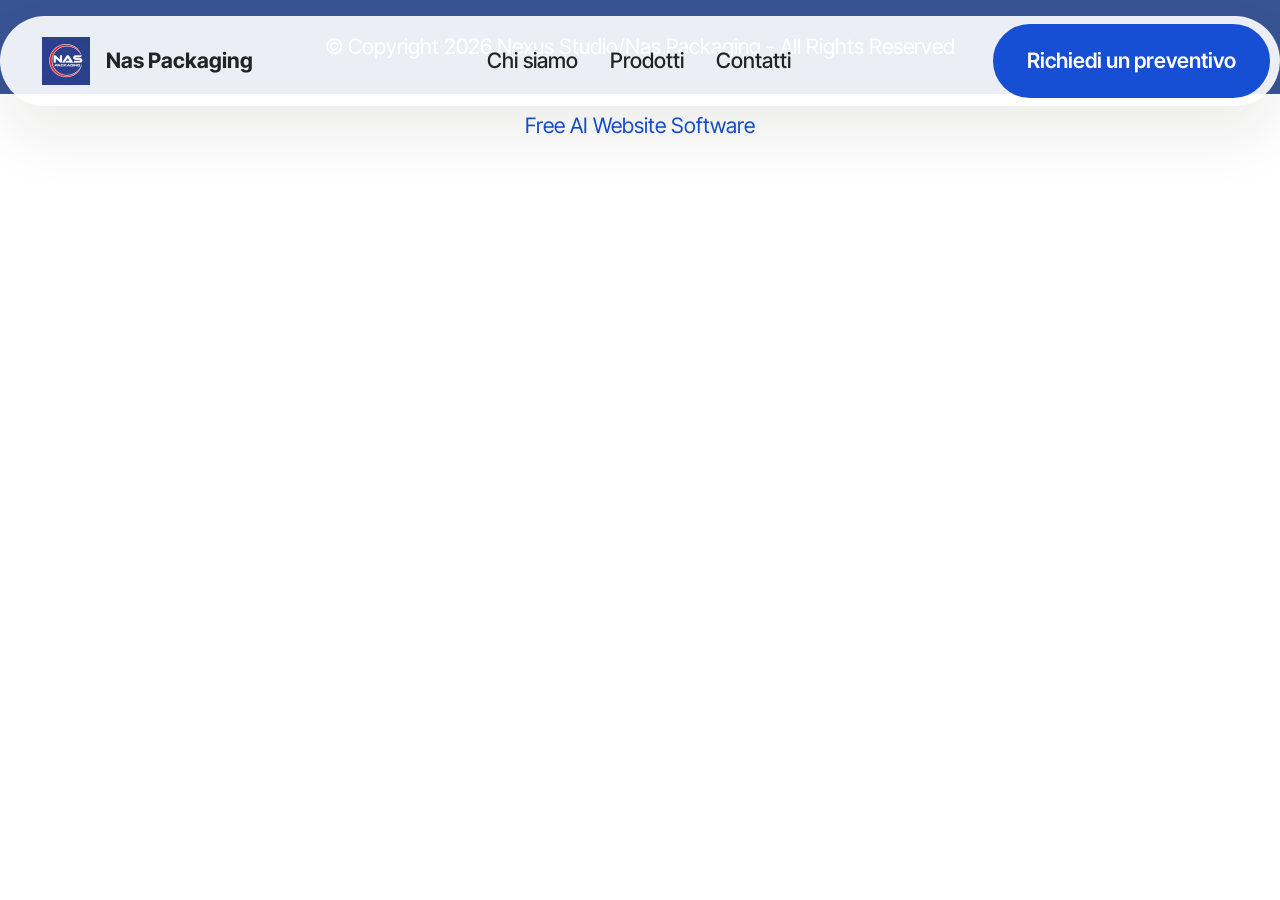
<file: page3.html>
<!DOCTYPE html>
<html  >
<head>
  <!-- Site made with Mobirise Website Builder v6.1.12, https://mobirise.com -->
  <meta charset="UTF-8">
  <meta http-equiv="X-UA-Compatible" content="IE=edge">
  <meta name="generator" content="Mobirise v6.1.12, mobirise.com">
  <meta name="viewport" content="width=device-width, initial-scale=1, minimum-scale=1">
  <link rel="shortcut icon" href="assets/images/chatgpt20image201220mag2020262016-15-17-96x96.png" type="image/x-icon">
  <meta name="description" content="">
  
  
  <title>Contatti</title>
  <link rel="stylesheet" href="assets/web/assets/mobirise-icons2/mobirise2.css">
  <link rel="stylesheet" href="assets/bootstrap/css/bootstrap.min.css">
  <link rel="stylesheet" href="assets/animatecss/animate.css">
  <link rel="stylesheet" href="assets/dropdown/css/style.css">
  <link rel="stylesheet" href="assets/theme/css/style.css">
  <link rel="preload" href="https://fonts.googleapis.com/css?family=Inter+Tight:100,200,300,400,500,600,700,800,900,100i,200i,300i,400i,500i,600i,700i,800i,900i&display=swap" as="style" onload="this.onload=null;this.rel='stylesheet'">
  <noscript><link rel="stylesheet" href="https://fonts.googleapis.com/css?family=Inter+Tight:100,200,300,400,500,600,700,800,900,100i,200i,300i,400i,500i,600i,700i,800i,900i&display=swap"></noscript>
  <link rel="preload" as="style" href="assets/mobirise/css/mbr-additional.css?v=kjLXhz"><link rel="stylesheet" href="assets/mobirise/css/mbr-additional.css?v=kjLXhz" type="text/css">

  
  
  
</head>
<body>
  
  <section data-bs-version="5.1" class="menu menu2 cid-tJS6tZXiPa" once="menu" id="menu02-21">
	

	<nav class="navbar navbar-dropdown navbar-fixed-top navbar-expand-lg">
		<div class="container">
			<div class="navbar-brand">
				<span class="navbar-logo">
					<a href="index.html">
						<img src="assets/images/chatgpt20image201220mag2020262016-15-17-96x96.png" alt="Nas Packaging" style="height: 3rem;">
					</a>
				</span>
				<span class="navbar-caption-wrap"><a class="navbar-caption text-black text-primary display-4" href="index.html#header05-1">Nas Packaging</a></span>
			</div>
			<button class="navbar-toggler" type="button" data-toggle="collapse" data-bs-toggle="collapse" data-target="#navbarSupportedContent" data-bs-target="#navbarSupportedContent" aria-controls="navbarNavAltMarkup" aria-expanded="false" aria-label="Toggle navigation">
				<div class="hamburger">
					<span></span>
					<span></span>
					<span></span>
					<span></span>
				</div>
			</button>
			<div class="collapse navbar-collapse" id="navbarSupportedContent">
				<ul class="navbar-nav nav-dropdown" data-app-modern-menu="true"><li class="nav-item">
						<a class="nav-link link text-black text-primary display-4" href="index.html#article02-1y">Chi siamo</a>
					</li>
					<li class="nav-item">
						<a class="nav-link link text-black text-primary display-4" href="index.html#features06-1r" aria-expanded="false">Prodotti</a>
					</li>
					<li class="nav-item">
						<a class="nav-link link text-black text-primary display-4" href="index.html#contacts02-1u">Contatti</a>
					</li></ul>
				
				<div class="navbar-buttons mbr-section-btn"><a class="btn btn-primary display-4" href="mailto:commerciale@naspackaging.com?subject=Richiesta%20Preventivo">Richiedi un preventivo</a></div>
			</div>
		</div>
	</nav>
</section>

<section data-bs-version="5.1" class="footer4 cid-vkHJur8aLI" once="footers" id="footer04-2c">

    

    

    <div class="container">
        <div class="media-container-row align-center mbr-white">
            <div class="col-12">
                <p class="mbr-text mb-0 mbr-fonts-style display-7">
                    © Copyright 2026 Nexus Studio/Nas Packaging - All Rights Reserved
                </p>
            </div>
        </div>
    </div>
</section><section class="display-7" style="padding: 0;align-items: center;justify-content: center;flex-wrap: wrap;    align-content: center;display: flex;position: relative;height: 4rem;"><a href="https://mobiri.se/" style="flex: 1 1;height: 4rem;position: absolute;width: 100%;z-index: 1;"><img alt="" style="height: 4rem;" src="[data-uri]"></a><p style="margin: 0;text-align: center;" class="display-7">&#8204;</p><a style="z-index:1" href="https://mobirise.com/builder/ai-website-builder.html">Free AI Website Software</a></section><script src="assets/bootstrap/js/bootstrap.bundle.min.js"></script>  <script src="assets/smoothscroll/smooth-scroll.js"></script>  <script src="assets/ytplayer/index.js"></script>  <script src="assets/dropdown/js/navbar-dropdown.js"></script>  <script src="assets/theme/js/script.js"></script>  
  
  
  <input name="animation" type="hidden">
  </body>
</html>
</file>
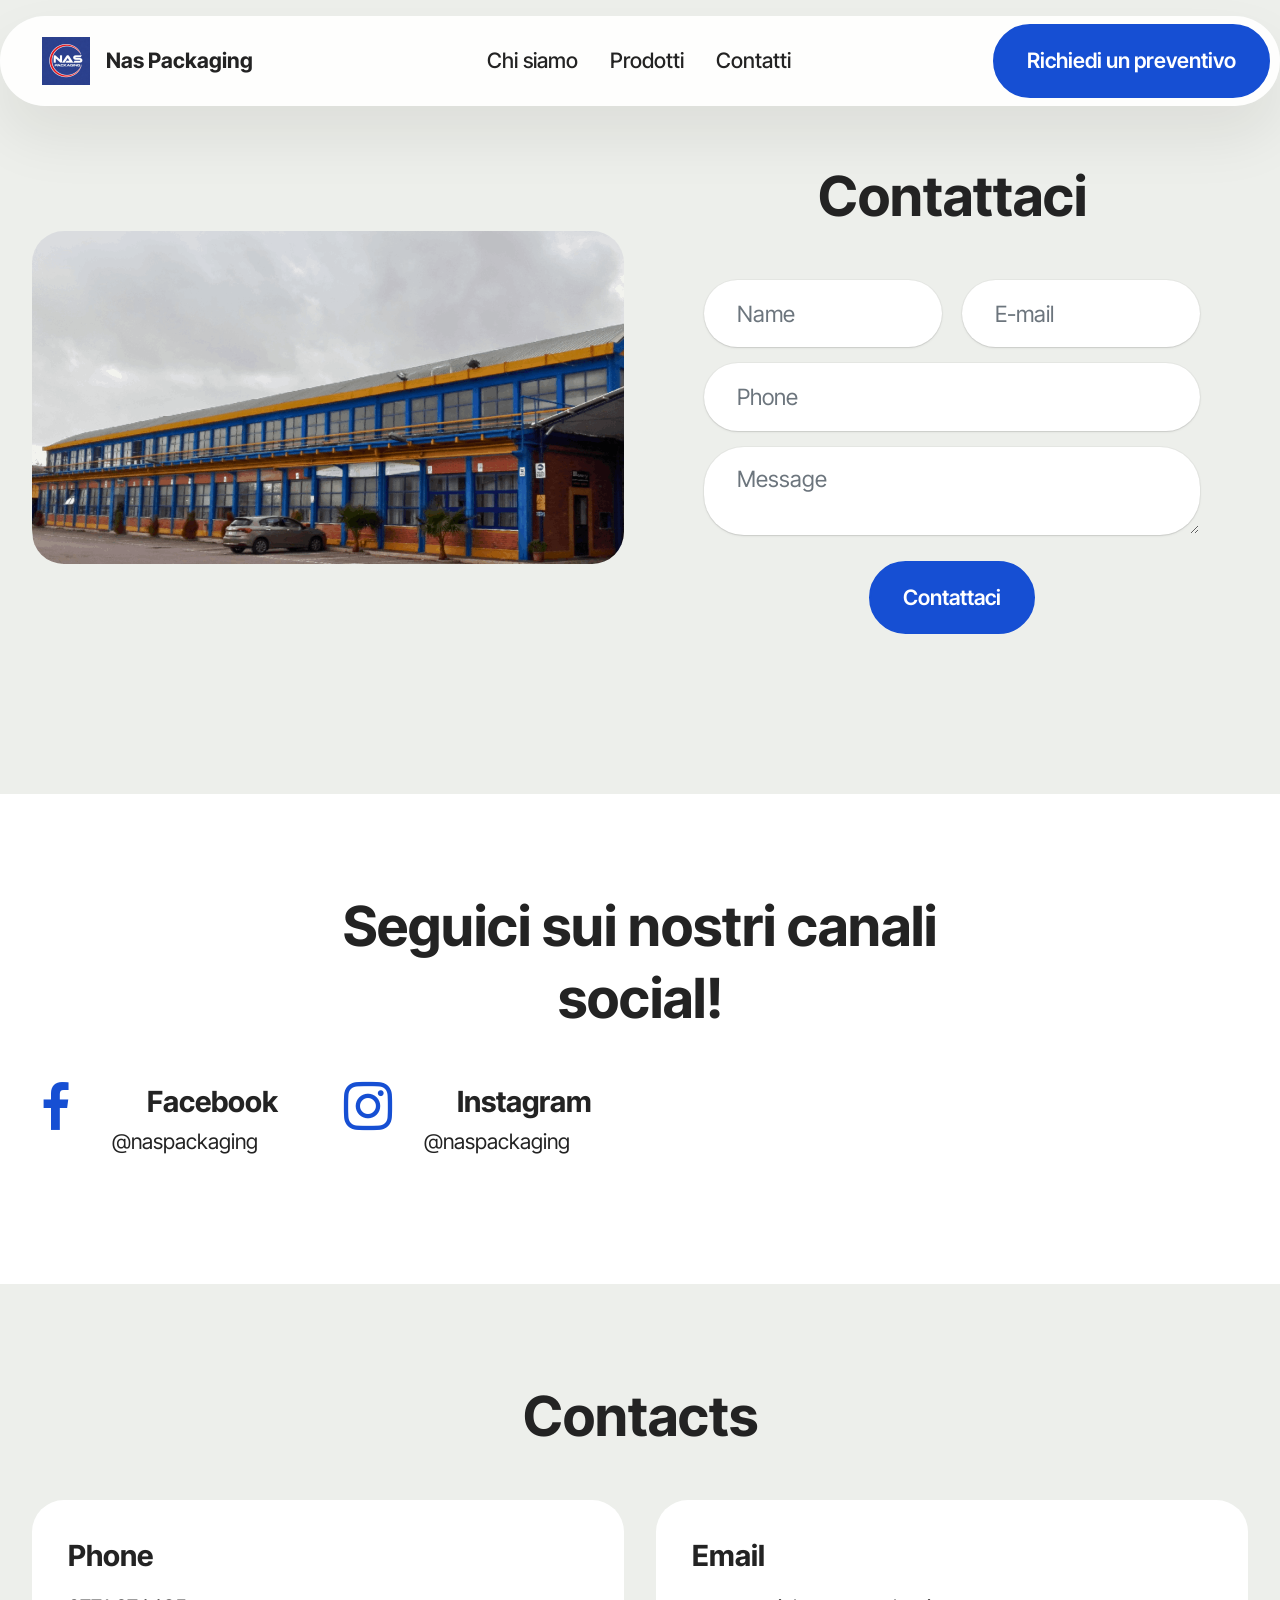
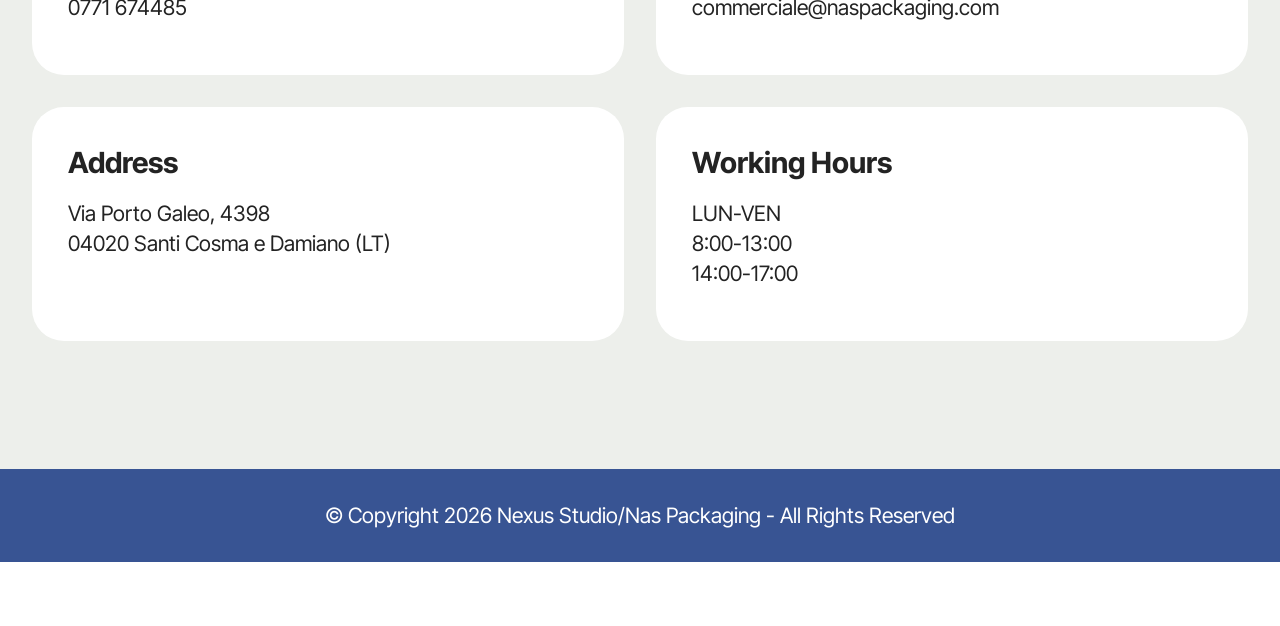
<file: page4.html>
<!DOCTYPE html>
<html  >
<head>
  <!-- Site made with Mobirise Website Builder v6.1.12, https://mobirise.com -->
  <meta charset="UTF-8">
  <meta http-equiv="X-UA-Compatible" content="IE=edge">
  <meta name="generator" content="Mobirise v6.1.12, mobirise.com">
  <meta name="viewport" content="width=device-width, initial-scale=1, minimum-scale=1">
  <link rel="shortcut icon" href="assets/images/chatgpt20image201220mag2020262016-15-17-96x96.png" type="image/x-icon">
  <meta name="description" content="">
  
  
  <title>Richiedi un preventivo</title>
  <link rel="stylesheet" href="assets/web/assets/mobirise-icons2/mobirise2.css">
  <link rel="stylesheet" href="assets/bootstrap/css/bootstrap.min.css">
  <link rel="stylesheet" href="assets/animatecss/animate.css">
  <link rel="stylesheet" href="assets/dropdown/css/style.css">
  <link rel="stylesheet" href="assets/socicon/css/styles.css">
  <link rel="stylesheet" href="assets/theme/css/style.css">
  <link rel="preload" href="https://fonts.googleapis.com/css?family=Inter+Tight:100,200,300,400,500,600,700,800,900,100i,200i,300i,400i,500i,600i,700i,800i,900i&display=swap" as="style" onload="this.onload=null;this.rel='stylesheet'">
  <noscript><link rel="stylesheet" href="https://fonts.googleapis.com/css?family=Inter+Tight:100,200,300,400,500,600,700,800,900,100i,200i,300i,400i,500i,600i,700i,800i,900i&display=swap"></noscript>
  <link rel="preload" as="style" href="assets/mobirise/css/mbr-additional.css?v=hr4Lfq"><link rel="stylesheet" href="assets/mobirise/css/mbr-additional.css?v=hr4Lfq" type="text/css">

  
  
  
</head>
<body>
  
  <section data-bs-version="5.1" class="menu menu2 cid-tJS6tZXiPa" once="menu" id="menu02-22">
	

	<nav class="navbar navbar-dropdown navbar-fixed-top navbar-expand-lg">
		<div class="container">
			<div class="navbar-brand">
				<span class="navbar-logo">
					<a href="index.html">
						<img src="assets/images/chatgpt20image201220mag2020262016-15-17-96x96.png" alt="Nas Packaging" style="height: 3rem;">
					</a>
				</span>
				<span class="navbar-caption-wrap"><a class="navbar-caption text-black text-primary display-4" href="index.html#header05-1">Nas Packaging</a></span>
			</div>
			<button class="navbar-toggler" type="button" data-toggle="collapse" data-bs-toggle="collapse" data-target="#navbarSupportedContent" data-bs-target="#navbarSupportedContent" aria-controls="navbarNavAltMarkup" aria-expanded="false" aria-label="Toggle navigation">
				<div class="hamburger">
					<span></span>
					<span></span>
					<span></span>
					<span></span>
				</div>
			</button>
			<div class="collapse navbar-collapse" id="navbarSupportedContent">
				<ul class="navbar-nav nav-dropdown" data-app-modern-menu="true"><li class="nav-item">
						<a class="nav-link link text-black text-primary display-4" href="index.html#article02-1y">Chi siamo</a>
					</li>
					<li class="nav-item">
						<a class="nav-link link text-black text-primary display-4" href="index.html#features06-1r" aria-expanded="false">Prodotti</a>
					</li>
					<li class="nav-item">
						<a class="nav-link link text-black text-primary display-4" href="index.html#contacts02-1u">Contatti</a>
					</li></ul>
				
				<div class="navbar-buttons mbr-section-btn"><a class="btn btn-primary display-4" href="mailto:commerciale@naspackaging.com?subject=Richiesta%20Preventivo">Richiedi un preventivo</a></div>
			</div>
		</div>
	</nav>
</section>

<section data-bs-version="5.1" class="form03 cid-vkDUr4Z6Zt" id="form03-28">
    

    

    <div class="container">
        <div class="row justify-content-center align-items-center main-row">
            <div class="col-12 col-lg item-wrapper">
                <div class="mbr-section-head mb-5">
                    <h3 class="mbr-section-title mbr-fonts-style align-center mb-0 display-2"><strong>Contattaci</strong></h3>
                    
                </div>
                <div class="col-lg-12 mx-auto mbr-form" data-form-type="formoid">
                    <form action="https://mobirise.eu/" method="POST" class="mbr-form form-with-styler" data-form-title="Form Name"><input type="hidden" name="email" data-form-email="true" value="rYE+W82VCdQ8Mv20Wf5GsT5L7+74h3DylEReJ6Ur2lRJzKdNK9CeOv5gotufLHEUzmuIuqTCtAugbIsW7d0I7+weOw2Rpp3LFfqY+U0glM5BTvcrQYxdw2Jqi3ir2pe2">
                        <div class="row">
                            <div hidden="hidden" data-form-alert="" class="alert alert-success col-12">Thanks for filling out the form!</div>
                            <div hidden="hidden" data-form-alert-danger="" class="alert alert-danger col-12">
                                Oops...! some problem!
                            </div>
                        </div>
                        <div class="dragArea row">
                            <div class="col-md col-sm-12 form-group mb-3 mb-3" data-for="name">
                                <input type="text" name="name" placeholder="Name" data-form-field="name" class="form-control" value="" id="name-form03-28">
                            </div>
                            <div class="col-md col-sm-12 form-group mb-3 mb-3" data-for="email">
                                <input type="email" name="email" placeholder="E-mail" data-form-field="email" class="form-control" value="" id="email-form03-28">
                            </div>
                            <div class="col-12 form-group mb-3 mb-3" data-for="phone">
                                <input type="tel" name="phone" placeholder="Phone" data-form-field="phone" class="form-control" value="" id="phone-form03-28">
                            </div>
                            <div class="col-12 form-group mb-3 mb-3" data-for="textarea">
                                <textarea name="textarea" placeholder="Message" data-form-field="textarea" class="form-control" id="textarea-form03-28"></textarea>
                            </div>
                            <div class="col-auto align-center mbr-section-btn"><button type="submit" class="w-100 btn btn-primary display-7">Contattaci</button></div>
                        </div>
                    </form>
                </div>


            </div>
            <div class="col-12 col-lg-6">
                <div class="image-wrapper">
                    <img class="w-100" src="assets/images/progetto20senza20titolo201-1087x611.png" alt="Mobirise Website Builder">
                </div>
            </div>

        </div>
    </div>
</section>

<section data-bs-version="5.1" class="social06 cid-vkDUvkb5i6" id="social06-29">
	

	
	
	<div class="container">
		<div class="row justify-content-center">
			<div class="col-12 content-head">
				<div class="mb-5">
					<h5 class="mbr-section-title mbr-fonts-style align-center mb-0 display-2"><strong>Seguici sui nostri canali social!</strong>
					</h5>
					
				</div>
			</div>
		</div>
		<div class="row">
			<div class="item features-without-image col-12 col-md-6 col-lg-3 active">
				<div class="item-wrapper">
					<a href="https://www.facebook.com/profile.php?id=61587715055932"><span class="mbr-iconfont m-auto socicon-facebook socicon" style="color: rgb(22, 79, 211); fill: rgb(22, 79, 211);"></span></a>
					<div class="card-box">
						<h4 class="card-title mbr-fonts-style mb-1 display-5"><strong>Facebook</strong></h4>
						<h5 class="card-text mbr-fonts-style display-7">@naspackaging</h5>
					</div>
				</div>
			</div><div class="item features-without-image col-12 col-md-6 col-lg-3">
				<div class="item-wrapper">
					<a href="https://www.instagram.com/naspackaging?utm_source=ig_web_button_share_sheet&igsh=ZDNlZDc0MzIxNw=="><span class="mbr-iconfont m-auto socicon-instagram socicon" style="color: rgb(22, 79, 211); fill: rgb(22, 79, 211);"></span></a>
					<div class="card-box">
						<h4 class="card-title mbr-fonts-style mb-1 display-5">
							<strong>Instagram</strong>
						</h4>
						<h5 class="card-text mbr-fonts-style display-7">@naspackaging</h5>
					</div>
				</div>
			</div>

			
			
			
		</div>
	</div>
</section>

<section data-bs-version="5.1" class="contacts01 cid-vkDUykQy3n" id="contacts01-2a">
    

    
    
    <div class="container">
        <div class="row justify-content-center">
            <div class="col-12 content-head">
                <div class="mbr-section-head mb-5">
                    <h3 class="mbr-section-title mbr-fonts-style align-center mb-0 display-2">
                        <strong>Contacts</strong>
                    </h3>
                    
                </div>
            </div>
        </div>
        <div class="row">
            <div class="item features-without-image col-12 col-md-6 active">
                <div class="item-wrapper">
                    <div class="text-wrapper">
                        <h6 class="card-title mbr-fonts-style mb-3 display-5">
                            <strong>Phone</strong>
                        </h6>
                        <p class="mbr-text mbr-fonts-style display-7">0771 674485</p>
                    </div>
                </div>
            </div>
            <div class="item features-without-image col-12 col-md-6">
                <div class="item-wrapper">
                    <div class="text-wrapper">
                        <h6 class="card-title mbr-fonts-style mb-3 display-5">
                            <strong>Email</strong>
                        </h6>
                        <p class="mbr-text mbr-fonts-style display-7">commerciale@naspackaging.com</p>
                    </div>
                </div>
            </div>
            <div class="item features-without-image col-12 col-md-6">
                <div class="item-wrapper">
                    <div class="text-wrapper">
                        <h6 class="card-title mbr-fonts-style mb-3 display-5">
                            <strong>Address</strong>
                        </h6>
                        <p class="mbr-text mbr-fonts-style display-7">Via Porto Galeo, 4398<br>04020 Santi Cosma e Damiano (LT)</p>
                    </div>
                </div>
            </div>
            <div class="item features-without-image col-12 col-md-6">
                <div class="item-wrapper">
                    <div class="text-wrapper">
                        <h6 class="card-title mbr-fonts-style mb-3 display-5">
                            <strong>Working Hours</strong>
                        </h6>
                        <p class="mbr-text mbr-fonts-style display-7">LUN-VEN<br>8:00-13:00<br>14:00-17:00</p>
                    </div>
                </div>
            </div>
        </div>
    </div>
</section>

<section data-bs-version="5.1" class="footer4 cid-vkHJur8aLI" once="footers" id="footer04-2c">

    

    

    <div class="container">
        <div class="media-container-row align-center mbr-white">
            <div class="col-12">
                <p class="mbr-text mb-0 mbr-fonts-style display-7">
                    © Copyright 2026 Nexus Studio/Nas Packaging - All Rights Reserved
                </p>
            </div>
        </div>
    </div>
</section><section class="display-7" style="padding: 0;align-items: center;justify-content: center;flex-wrap: wrap;    align-content: center;display: flex;position: relative;height: 4rem;"><a href="https://mobiri.se/" style="flex: 1 1;height: 4rem;position: absolute;width: 100%;z-index: 1;"><img alt="" style="height: 4rem;" src="[data-uri]"></a><p style="margin: 0;text-align: center;" class="display-7">&#8204;</p><a style="z-index:1" href="https://mobirise.com/builder/no-code-website-builder.html">No Code Website Builder</a></section><script src="assets/bootstrap/js/bootstrap.bundle.min.js"></script>  <script src="assets/smoothscroll/smooth-scroll.js"></script>  <script src="assets/ytplayer/index.js"></script>  <script src="assets/dropdown/js/navbar-dropdown.js"></script>  <script src="assets/theme/js/script.js"></script>  <script src="assets/formoid/formoid.min.js"></script>  
  
  
  <input name="animation" type="hidden">
  </body>
</html>
</file>
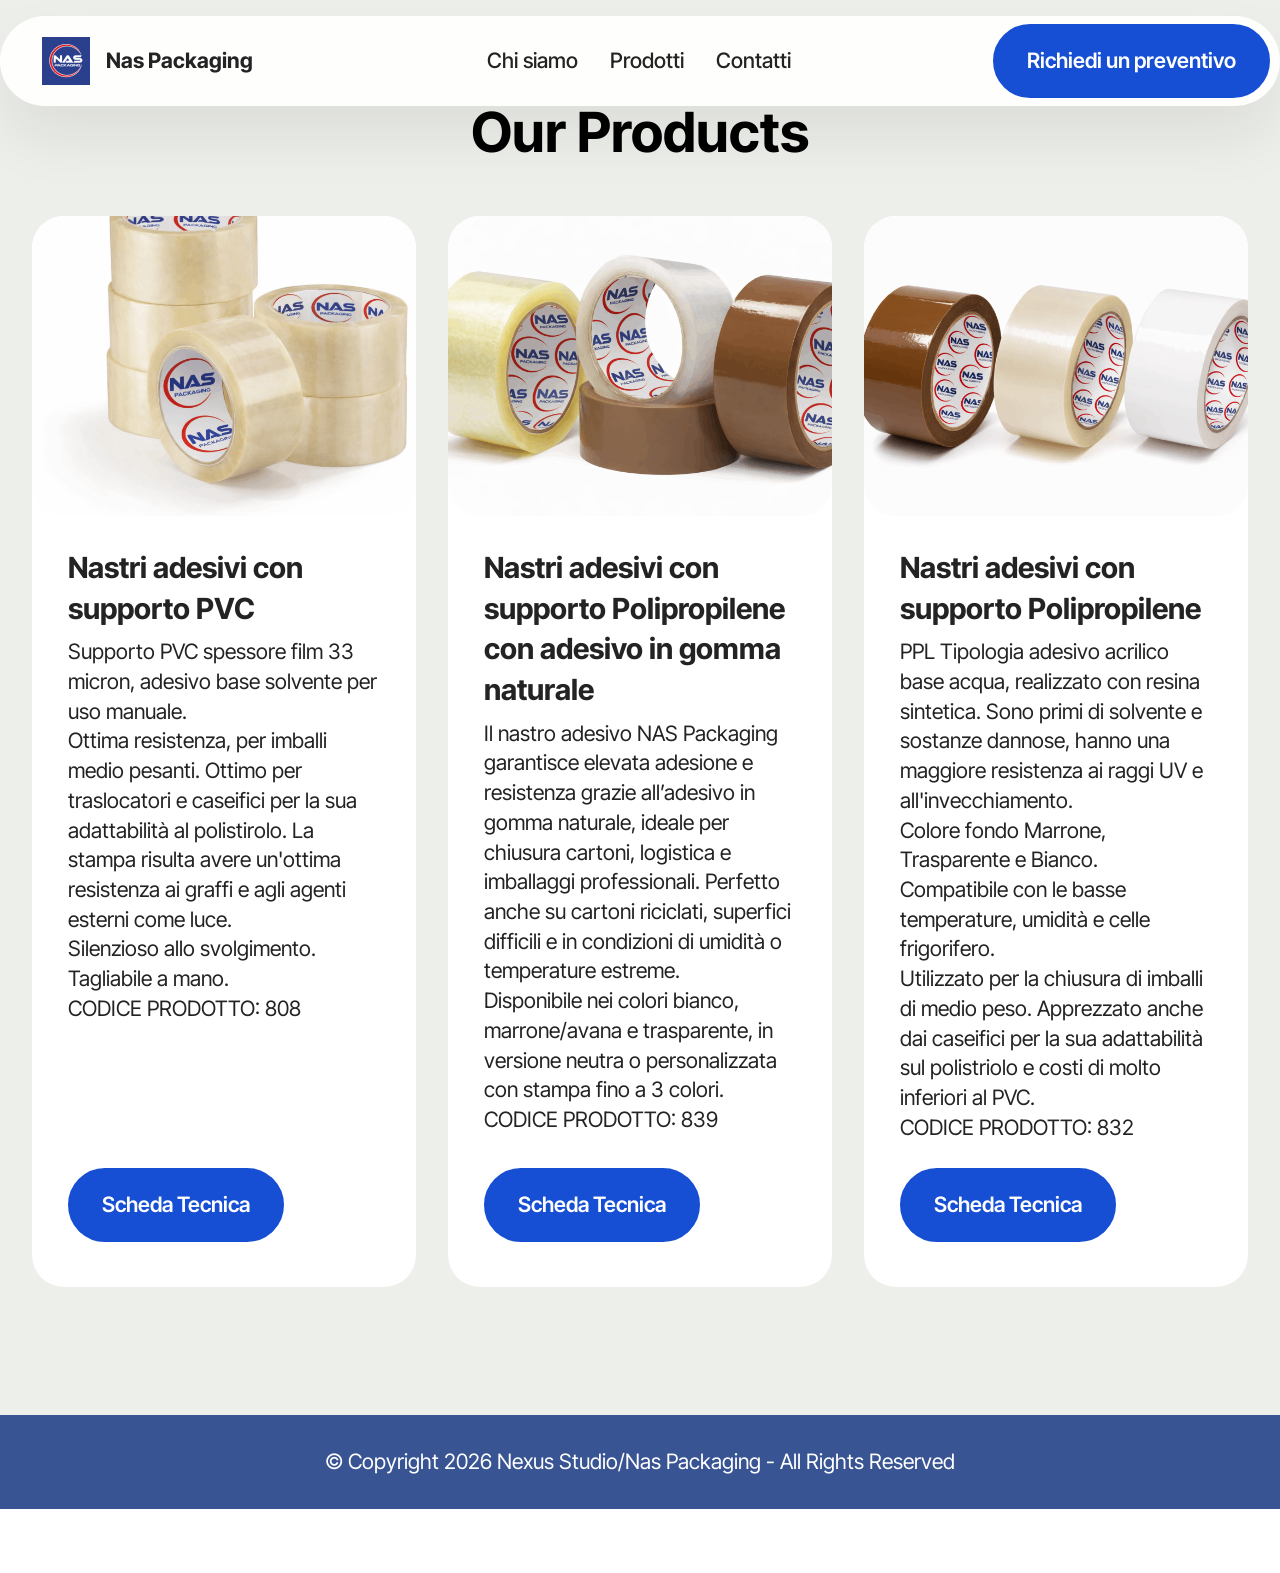
<file: page5.html>
<!DOCTYPE html>
<html  >
<head>
  <!-- Site made with Mobirise Website Builder v6.1.12, https://mobirise.com -->
  <meta charset="UTF-8">
  <meta http-equiv="X-UA-Compatible" content="IE=edge">
  <meta name="generator" content="Mobirise v6.1.12, mobirise.com">
  <meta name="viewport" content="width=device-width, initial-scale=1, minimum-scale=1">
  <link rel="shortcut icon" href="assets/images/chatgpt20image201220mag2020262016-15-17-96x96.png" type="image/x-icon">
  <meta name="description" content="">
  
  
  <title>Schede Tecniche</title>
  <link rel="stylesheet" href="assets/web/assets/mobirise-icons2/mobirise2.css">
  <link rel="stylesheet" href="assets/bootstrap/css/bootstrap.min.css">
  <link rel="stylesheet" href="assets/animatecss/animate.css">
  <link rel="stylesheet" href="assets/dropdown/css/style.css">
  <link rel="stylesheet" href="assets/theme/css/style.css">
  <link rel="preload" href="https://fonts.googleapis.com/css?family=Inter+Tight:100,200,300,400,500,600,700,800,900,100i,200i,300i,400i,500i,600i,700i,800i,900i&display=swap" as="style" onload="this.onload=null;this.rel='stylesheet'">
  <noscript><link rel="stylesheet" href="https://fonts.googleapis.com/css?family=Inter+Tight:100,200,300,400,500,600,700,800,900,100i,200i,300i,400i,500i,600i,700i,800i,900i&display=swap"></noscript>
  <link rel="preload" as="style" href="assets/mobirise/css/mbr-additional.css?v=qljA77"><link rel="stylesheet" href="assets/mobirise/css/mbr-additional.css?v=qljA77" type="text/css">

  
  
  
</head>
<body>
  
  <section data-bs-version="5.1" class="menu menu2 cid-tJS6tZXiPa" once="menu" id="menu02-26">
	

	<nav class="navbar navbar-dropdown navbar-fixed-top navbar-expand-lg">
		<div class="container">
			<div class="navbar-brand">
				<span class="navbar-logo">
					<a href="index.html">
						<img src="assets/images/chatgpt20image201220mag2020262016-15-17-96x96.png" alt="Nas Packaging" style="height: 3rem;">
					</a>
				</span>
				<span class="navbar-caption-wrap"><a class="navbar-caption text-black text-primary display-4" href="index.html#header05-1">Nas Packaging</a></span>
			</div>
			<button class="navbar-toggler" type="button" data-toggle="collapse" data-bs-toggle="collapse" data-target="#navbarSupportedContent" data-bs-target="#navbarSupportedContent" aria-controls="navbarNavAltMarkup" aria-expanded="false" aria-label="Toggle navigation">
				<div class="hamburger">
					<span></span>
					<span></span>
					<span></span>
					<span></span>
				</div>
			</button>
			<div class="collapse navbar-collapse" id="navbarSupportedContent">
				<ul class="navbar-nav nav-dropdown" data-app-modern-menu="true"><li class="nav-item">
						<a class="nav-link link text-black text-primary display-4" href="index.html#article02-1y">Chi siamo</a>
					</li>
					<li class="nav-item">
						<a class="nav-link link text-black text-primary display-4" href="index.html#features06-1r" aria-expanded="false">Prodotti</a>
					</li>
					<li class="nav-item">
						<a class="nav-link link text-black text-primary display-4" href="index.html#contacts02-1u">Contatti</a>
					</li></ul>
				
				<div class="navbar-buttons mbr-section-btn"><a class="btn btn-primary display-4" href="mailto:commerciale@naspackaging.com?subject=Richiesta%20Preventivo">Richiedi un preventivo</a></div>
			</div>
		</div>
	</nav>
</section>

<section data-bs-version="5.1" class="features4 start cid-vkDSeDDevU" id="features04-27">
	
	
	<div class="container">
		<div class="row justify-content-center">
			<div class="col-12 content-head">
				<div class="mbr-section-head mb-5">
					<h4 class="mbr-section-title mbr-fonts-style align-center mb-0 display-2">
						<strong>Our Products</strong>
					</h4>
					
					
				</div>
			</div>
		</div>
		<div class="row">
			<div class="item features-image col-12 col-md-6 col-lg-4">
				<div class="item-wrapper">
					<div class="item-img">
						<img src="assets/images/unnamed205-703x649.png" alt="nastro adesivo pvc">
					</div>
					<div class="item-content">
						<h4 class="item-title mbr-fonts-style display-5"><strong>Nastri adesivi con supporto PVC</strong></h4>
						<p class="mbr-text mbr-fonts-style display-7">Supporto PVC spessore film 33 micron, adesivo base solvente per uso manuale.
<br>Ottima resistenza, per imballi medio pesanti. Ottimo per traslocatori e caseifici per la sua adattabilità al polistirolo. La stampa risulta avere un'ottima resistenza ai graffi e agli agenti esterni come luce.
<br>Silenzioso allo svolgimento. Tagliabile a mano.<br>CODICE PRODOTTO: 808</p>
						<div class="mbr-section-btn item-footer"><a href="https://drive.google.com/file/d/1ClL1QJI7reFmPvmy5kR3ZS4BW3ViBNQe/view" class="btn item-btn btn-primary display-7" target="_blank">Scheda Tecnica</a></div>
					</div>

				</div>
			</div>
			<div class="item features-image col-12 col-md-6 col-lg-4">
				<div class="item-wrapper">
					<div class="item-img">
						<img src="assets/images/unnamed202-703x597.png" alt="nas packaging">
					</div>
					<div class="item-content">
						<h4 class="item-title mbr-fonts-style display-5"><strong>Nastri adesivi con supporto Polipropilene con adesivo in gomma naturale</strong></h4>
						<p class="mbr-text mbr-fonts-style display-7">Il nastro adesivo NAS Packaging garantisce elevata adesione e resistenza grazie all’adesivo in gomma naturale, ideale per chiusura cartoni, logistica e imballaggi professionali. Perfetto anche su cartoni riciclati, superfici difficili e in condizioni di umidità o temperature estreme.
<br>Disponibile nei colori bianco, marrone/avana e trasparente, in versione neutra o personalizzata con stampa fino a 3 colori.<br>CODICE PRODOTTO: 839</p>
						<div class="mbr-section-btn item-footer"><a href="https://drive.google.com/file/d/1-U6lbf3LOb9FbI8Y21NkPNRSMc_q58js/view" class="btn item-btn btn-primary display-7" target="_blank">Scheda Tecnica</a></div>
					</div>
				</div>
			</div>
			<div class="item features-image col-12 col-md-6 col-lg-4">
				<div class="item-wrapper">
					<div class="item-img">
						<img src="assets/images/unnamed207-703x566.png" alt="NAS PACKAGING">
					</div>
					<div class="item-content">
						<h4 class="item-title mbr-fonts-style display-5"><strong>Nastri adesivi con supporto Polipropilene</strong></h4>
						<p class="mbr-text mbr-fonts-style display-7">PPL Tipologia adesivo acrilico base acqua, realizzato con resina sintetica. Sono primi di solvente e sostanze dannose, hanno una maggiore resistenza ai raggi UV e all'invecchiamento.
<br>Colore fondo Marrone, Trasparente e Bianco.
<br>Compatibile con le basse temperature, umidità e celle frigorifero.
<br>Utilizzato per la chiusura di imballi di medio peso. Apprezzato anche dai caseifici per la sua adattabilità sul polistriolo e costi di molto inferiori al PVC.<br>CODICE PRODOTTO: 832</p>
						<div class="mbr-section-btn item-footer"><a href="https://drive.google.com/file/d/19qjOvi3uH-3he1DOg0a8wBFADcEcs4Cx/view" class="btn item-btn btn-primary display-7" target="_blank">Scheda Tecnica</a></div>
					</div>
				</div>
			</div>
		</div>
	</div>
</section>

<section data-bs-version="5.1" class="footer4 cid-vkHJur8aLI" once="footers" id="footer04-2c">

    

    

    <div class="container">
        <div class="media-container-row align-center mbr-white">
            <div class="col-12">
                <p class="mbr-text mb-0 mbr-fonts-style display-7">
                    © Copyright 2026 Nexus Studio/Nas Packaging - All Rights Reserved
                </p>
            </div>
        </div>
    </div>
</section><section class="display-7" style="padding: 0;align-items: center;justify-content: center;flex-wrap: wrap;    align-content: center;display: flex;position: relative;height: 4rem;"><a href="https://mobiri.se/" style="flex: 1 1;height: 4rem;position: absolute;width: 100%;z-index: 1;"><img alt="" style="height: 4rem;" src="[data-uri]"></a><p style="margin: 0;text-align: center;" class="display-7">&#8204;</p><a style="z-index:1" href="https://mobirise.com/builder/ai-website-maker.html">Free AI Website Maker</a></section><script src="assets/bootstrap/js/bootstrap.bundle.min.js"></script>  <script src="assets/smoothscroll/smooth-scroll.js"></script>  <script src="assets/ytplayer/index.js"></script>  <script src="assets/dropdown/js/navbar-dropdown.js"></script>  <script src="assets/theme/js/script.js"></script>  
  
  
  <input name="animation" type="hidden">
  </body>
</html>
</file>
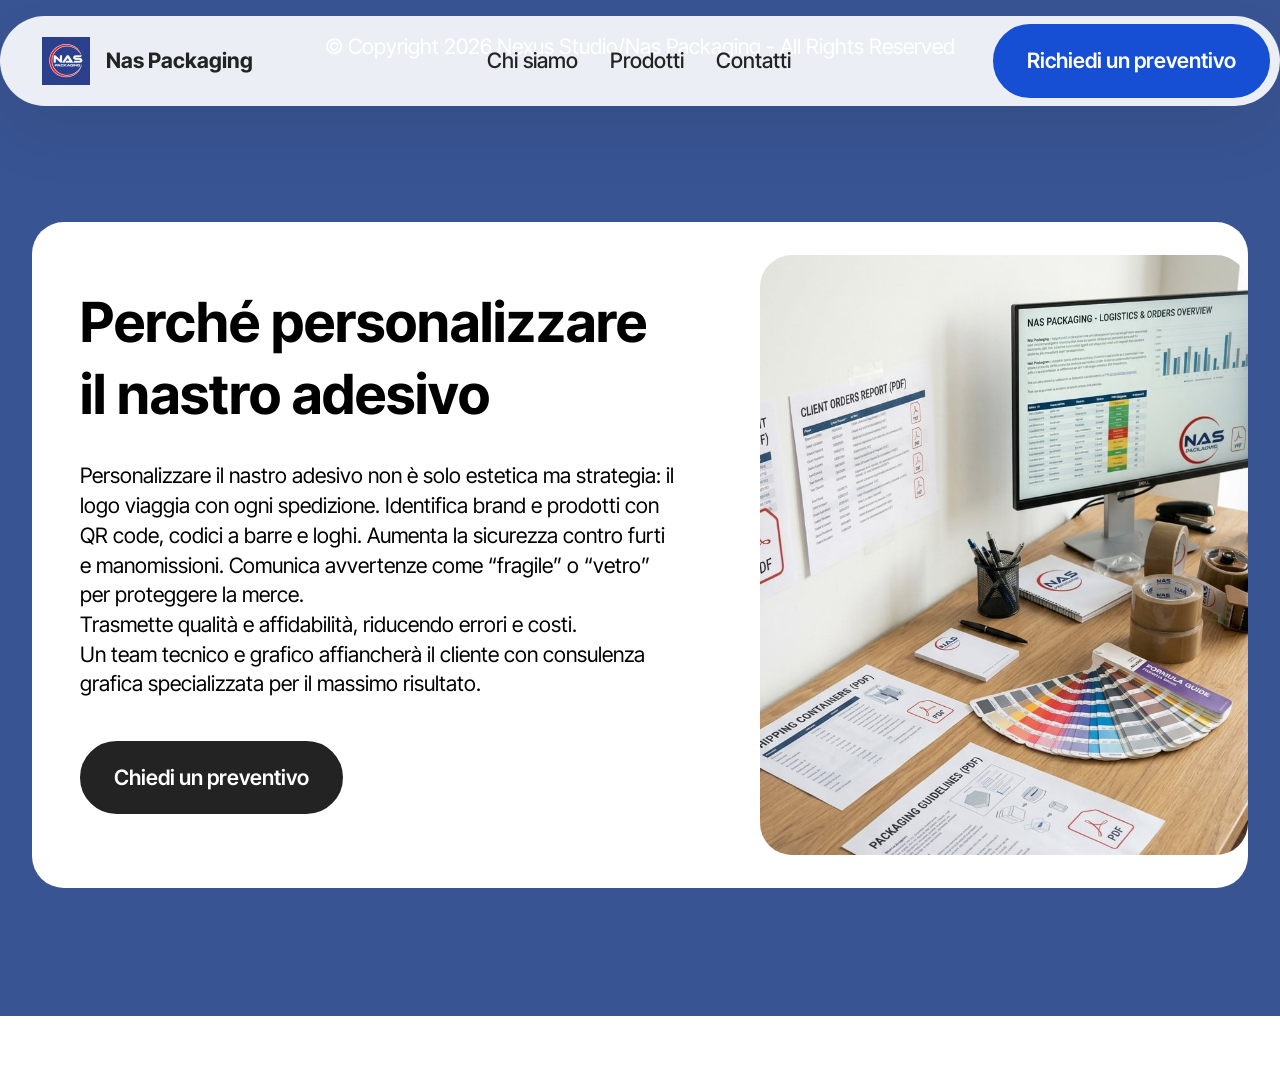
<file: page6.html>
<!DOCTYPE html>
<html  >
<head>
  <!-- Site made with Mobirise Website Builder v6.1.12, https://mobirise.com -->
  <meta charset="UTF-8">
  <meta http-equiv="X-UA-Compatible" content="IE=edge">
  <meta name="generator" content="Mobirise v6.1.12, mobirise.com">
  <meta name="viewport" content="width=device-width, initial-scale=1, minimum-scale=1">
  <link rel="shortcut icon" href="assets/images/chatgpt20image201220mag2020262016-15-17-96x96.png" type="image/x-icon">
  <meta name="description" content="">
  
  
  <title>Perché Personalizzare</title>
  <link rel="stylesheet" href="assets/web/assets/mobirise-icons2/mobirise2.css">
  <link rel="stylesheet" href="assets/bootstrap/css/bootstrap.min.css">
  <link rel="stylesheet" href="assets/animatecss/animate.css">
  <link rel="stylesheet" href="assets/dropdown/css/style.css">
  <link rel="stylesheet" href="assets/theme/css/style.css">
  <link rel="preload" href="https://fonts.googleapis.com/css?family=Inter+Tight:100,200,300,400,500,600,700,800,900,100i,200i,300i,400i,500i,600i,700i,800i,900i&display=swap" as="style" onload="this.onload=null;this.rel='stylesheet'">
  <noscript><link rel="stylesheet" href="https://fonts.googleapis.com/css?family=Inter+Tight:100,200,300,400,500,600,700,800,900,100i,200i,300i,400i,500i,600i,700i,800i,900i&display=swap"></noscript>
  <link rel="preload" as="style" href="assets/mobirise/css/mbr-additional.css?v=yacaIJ"><link rel="stylesheet" href="assets/mobirise/css/mbr-additional.css?v=yacaIJ" type="text/css">

  
  
  
</head>
<body>
  
  <section data-bs-version="5.1" class="menu menu2 cid-tJS6tZXiPa" once="menu" id="menu02-2e">
	

	<nav class="navbar navbar-dropdown navbar-fixed-top navbar-expand-lg">
		<div class="container">
			<div class="navbar-brand">
				<span class="navbar-logo">
					<a href="index.html">
						<img src="assets/images/chatgpt20image201220mag2020262016-15-17-96x96.png" alt="Nas Packaging" style="height: 3rem;">
					</a>
				</span>
				<span class="navbar-caption-wrap"><a class="navbar-caption text-black text-primary display-4" href="index.html#header05-1">Nas Packaging</a></span>
			</div>
			<button class="navbar-toggler" type="button" data-toggle="collapse" data-bs-toggle="collapse" data-target="#navbarSupportedContent" data-bs-target="#navbarSupportedContent" aria-controls="navbarNavAltMarkup" aria-expanded="false" aria-label="Toggle navigation">
				<div class="hamburger">
					<span></span>
					<span></span>
					<span></span>
					<span></span>
				</div>
			</button>
			<div class="collapse navbar-collapse" id="navbarSupportedContent">
				<ul class="navbar-nav nav-dropdown" data-app-modern-menu="true"><li class="nav-item">
						<a class="nav-link link text-black text-primary display-4" href="index.html#article02-1y">Chi siamo</a>
					</li>
					<li class="nav-item">
						<a class="nav-link link text-black text-primary display-4" href="index.html#features06-1r" aria-expanded="false">Prodotti</a>
					</li>
					<li class="nav-item">
						<a class="nav-link link text-black text-primary display-4" href="index.html#contacts02-1u">Contatti</a>
					</li></ul>
				
				<div class="navbar-buttons mbr-section-btn"><a class="btn btn-primary display-4" href="mailto:commerciale@naspackaging.com?subject=Richiesta%20Preventivo">Richiedi un preventivo</a></div>
			</div>
		</div>
	</nav>
</section>

<section data-bs-version="5.1" class="footer4 cid-vkHJur8aLI" once="footers" id="footer04-2f">

    

    

    <div class="container">
        <div class="media-container-row align-center mbr-white">
            <div class="col-12">
                <p class="mbr-text mb-0 mbr-fonts-style display-7">
                    © Copyright 2026 Nexus Studio/Nas Packaging - All Rights Reserved
                </p>
            </div>
        </div>
    </div>
</section>

<section data-bs-version="5.1" class="start article05 cid-vkIOMwKASp" id="article05-2i">
  

  
  

  <div class="container">
    <div class="row justify-content-center align-items-center">
      <div class="col-12">
        <div class="card-wrapper">
          <div class="row">
            <div class="col-12 col-md-12 col-lg-5 image-wrapper">
              <img class="w-100" src="assets/images/desk-with-tape-and-pantone-202605261247-768x1376.jpg" alt="Mobirise Website Builder">
            </div>
            <div class="col-12 col-lg col-md-12">
              <div class="text-wrapper align-left">
                <h1 class="mbr-section-title mbr-fonts-style mb-4 display-2"><strong>Perché personalizzare il nastro adesivo</strong><br></h1>
                <p class="mbr-text mbr-fonts-style mb-4 display-7">Personalizzare il nastro adesivo non è solo estetica ma strategia: il logo viaggia con ogni spedizione. Identifica brand e prodotti con QR code, codici a barre e loghi. Aumenta la sicurezza contro furti e manomissioni. Comunica avvertenze come “fragile” o “vetro” per proteggere la merce. <br>Trasmette qualità e affidabilità, riducendo errori e costi. <br>Un team tecnico e grafico affiancherà il cliente con consulenza grafica specializzata per il massimo risultato.&nbsp;<br>
                </p>
                <div class="mbr-section-btn mt-3"><a class="btn btn-lg btn-black display-7" href="page3.html">Chiedi un preventivo</a></div>
              </div>
            </div>
          </div>
        </div>
      </div>
    </div>
  </div>
</section><section class="display-7" style="padding: 0;align-items: center;justify-content: center;flex-wrap: wrap;    align-content: center;display: flex;position: relative;height: 4rem;"><a href="https://mobiri.se/" style="flex: 1 1;height: 4rem;position: absolute;width: 100%;z-index: 1;"><img alt="" style="height: 4rem;" src="[data-uri]"></a><p style="margin: 0;text-align: center;" class="display-7">&#8204;</p><a style="z-index:1" href="https://mobirise.com/builder/ai-website-maker.html">Free AI Website Maker</a></section><script src="assets/bootstrap/js/bootstrap.bundle.min.js"></script>  <script src="assets/smoothscroll/smooth-scroll.js"></script>  <script src="assets/ytplayer/index.js"></script>  <script src="assets/dropdown/js/navbar-dropdown.js"></script>  <script src="assets/theme/js/script.js"></script>  
  
  
  <input name="animation" type="hidden">
  </body>
</html>
</file>
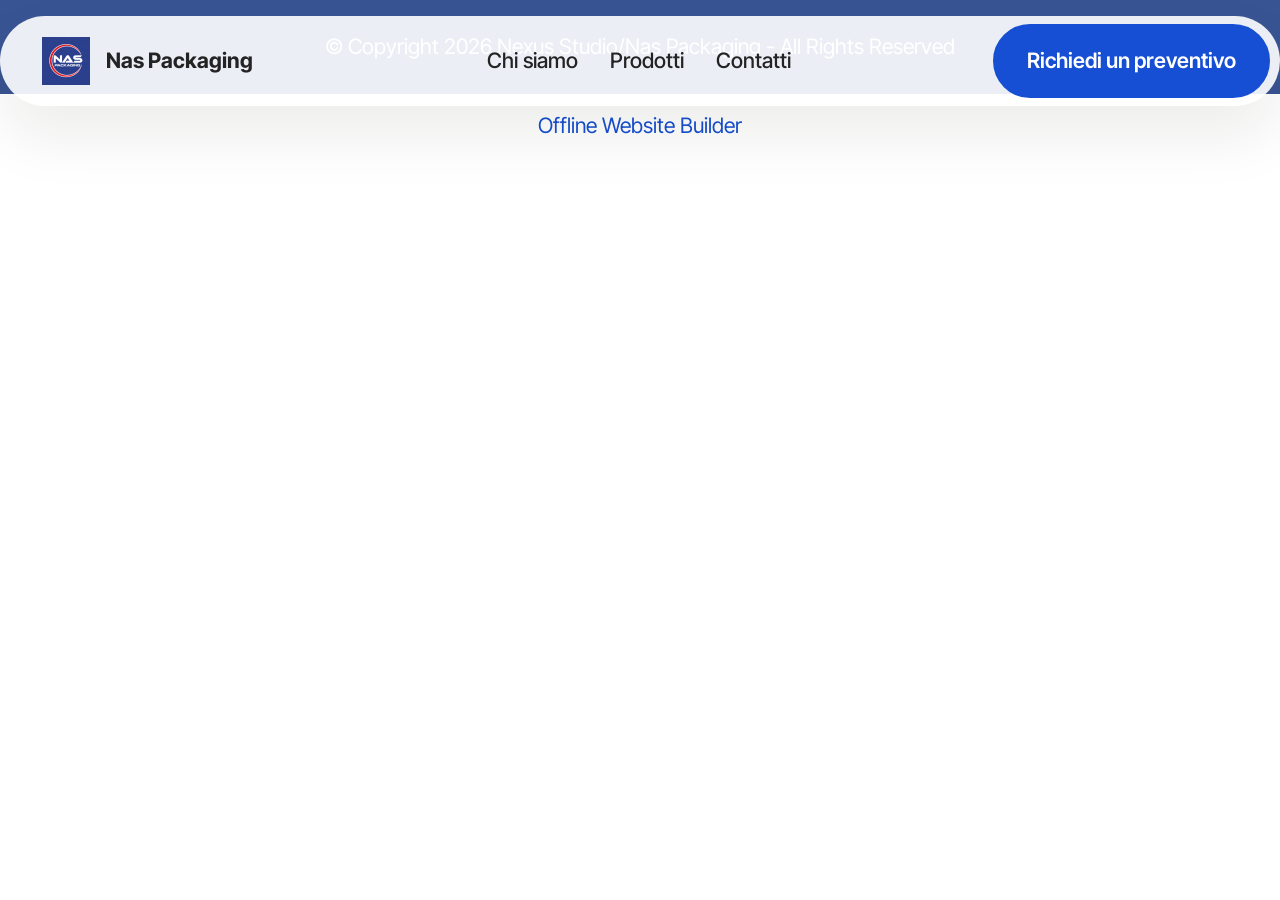
<file: aggiornamento sito/page3.html>
<!DOCTYPE html>
<html  >
<head>
  <!-- Site made with Mobirise Website Builder v6.1.12, https://mobirise.com -->
  <meta charset="UTF-8">
  <meta http-equiv="X-UA-Compatible" content="IE=edge">
  <meta name="generator" content="Mobirise v6.1.12, mobirise.com">
  <meta name="viewport" content="width=device-width, initial-scale=1, minimum-scale=1">
  <link rel="shortcut icon" href="assets/images/chatgpt20image201220mag2020262016-15-17-96x96.png" type="image/x-icon">
  <meta name="description" content="">
  
  
  <title>Contatti</title>
  <link rel="stylesheet" href="assets/web/assets/mobirise-icons2/mobirise2.css">
  <link rel="stylesheet" href="assets/bootstrap/css/bootstrap.min.css">
  <link rel="stylesheet" href="assets/animatecss/animate.css">
  <link rel="stylesheet" href="assets/dropdown/css/style.css">
  <link rel="stylesheet" href="assets/theme/css/style.css">
  <link rel="preload" href="https://fonts.googleapis.com/css?family=Inter+Tight:100,200,300,400,500,600,700,800,900,100i,200i,300i,400i,500i,600i,700i,800i,900i&display=swap" as="style" onload="this.onload=null;this.rel='stylesheet'">
  <noscript><link rel="stylesheet" href="https://fonts.googleapis.com/css?family=Inter+Tight:100,200,300,400,500,600,700,800,900,100i,200i,300i,400i,500i,600i,700i,800i,900i&display=swap"></noscript>
  <link rel="preload" as="style" href="assets/mobirise/css/mbr-additional.css?v=eyw06O"><link rel="stylesheet" href="assets/mobirise/css/mbr-additional.css?v=eyw06O" type="text/css">

  
  
  
</head>
<body>
  
  <section data-bs-version="5.1" class="menu menu2 cid-tJS6tZXiPa" once="menu" id="menu02-21">
	

	<nav class="navbar navbar-dropdown navbar-fixed-top navbar-expand-lg">
		<div class="container">
			<div class="navbar-brand">
				<span class="navbar-logo">
					<a href="index.html">
						<img src="assets/images/chatgpt20image201220mag2020262016-15-17-96x96.png" alt="Nas Packaging" style="height: 3rem;">
					</a>
				</span>
				<span class="navbar-caption-wrap"><a class="navbar-caption text-black text-primary display-4" href="index.html#header05-1">Nas Packaging</a></span>
			</div>
			<button class="navbar-toggler" type="button" data-toggle="collapse" data-bs-toggle="collapse" data-target="#navbarSupportedContent" data-bs-target="#navbarSupportedContent" aria-controls="navbarNavAltMarkup" aria-expanded="false" aria-label="Toggle navigation">
				<div class="hamburger">
					<span></span>
					<span></span>
					<span></span>
					<span></span>
				</div>
			</button>
			<div class="collapse navbar-collapse" id="navbarSupportedContent">
				<ul class="navbar-nav nav-dropdown" data-app-modern-menu="true"><li class="nav-item">
						<a class="nav-link link text-black text-primary display-4" href="index.html#article02-1y">Chi siamo</a>
					</li>
					<li class="nav-item">
						<a class="nav-link link text-black text-primary display-4" href="index.html#features06-1r" aria-expanded="false">Prodotti</a>
					</li>
					<li class="nav-item">
						<a class="nav-link link text-black text-primary display-4" href="index.html#contacts02-1u">Contatti</a>
					</li></ul>
				
				<div class="navbar-buttons mbr-section-btn"><a class="btn btn-primary display-4" href="mailto:commerciale@naspackaging.com?subject=Richiesta%20Preventivo">Richiedi un preventivo</a></div>
			</div>
		</div>
	</nav>
</section>

<section data-bs-version="5.1" class="footer4 cid-vkHJur8aLI" once="footers" id="footer04-2c">

    

    

    <div class="container">
        <div class="media-container-row align-center mbr-white">
            <div class="col-12">
                <p class="mbr-text mb-0 mbr-fonts-style display-7">
                    © Copyright 2026 Nexus Studio/Nas Packaging - All Rights Reserved
                </p>
            </div>
        </div>
    </div>
</section><section class="display-7" style="padding: 0;align-items: center;justify-content: center;flex-wrap: wrap;    align-content: center;display: flex;position: relative;height: 4rem;"><a href="https://mobiri.se/" style="flex: 1 1;height: 4rem;position: absolute;width: 100%;z-index: 1;"><img alt="" style="height: 4rem;" src="[data-uri]"></a><p style="margin: 0;text-align: center;" class="display-7">&#8204;</p><a style="z-index:1" href="https://mobirise.com/offline-website-builder.html">Offline Website Builder</a></section><script src="assets/bootstrap/js/bootstrap.bundle.min.js"></script>  <script src="assets/smoothscroll/smooth-scroll.js"></script>  <script src="assets/ytplayer/index.js"></script>  <script src="assets/dropdown/js/navbar-dropdown.js"></script>  <script src="assets/theme/js/script.js"></script>  
  
  
  <input name="animation" type="hidden">
  </body>
</html>
</file>
<file: assets/web/assets/mobirise-icons2/mobirise2.css>
@font-face {
  font-family: 'Moririse2';
  font-display: swap;
  src:  url('mobirise2.eot?f2bix4');
  src:  url('mobirise2.eot?f2bix4#iefix') format('embedded-opentype'),
    url('mobirise2.woff2?f2bix4') format('woff2'),
    url('mobirise2.woff?f2bix4') format('woff'),
    url('mobirise2.ttf?f2bix4') format('truetype'),
    url('mobirise2.svg?f2bix4#mobirise2') format('svg');
  font-weight: normal;
  font-style: normal;
}

[class^="mobi-"], [class*=" mobi-"] {
  /* use !important to prevent issues with browser extensions that change fonts */
  font-family: 'Moririse2' !important;
  speak: none;
  font-style: normal;
  font-weight: normal;
  font-variant: normal;
  text-transform: none;
  line-height: 1;

  /* Better Font Rendering =========== */
  -webkit-font-smoothing: antialiased;
  -moz-osx-font-smoothing: grayscale;
}

.mobi-mbri-add-submenu:before {
  content: "\e900";
}
.mobi-mbri-alert:before {
  content: "\e901";
}
.mobi-mbri-align-center:before {
  content: "\e902";
}
.mobi-mbri-align-justify:before {
  content: "\e903";
}
.mobi-mbri-align-left:before {
  content: "\e904";
}
.mobi-mbri-align-right:before {
  content: "\e905";
}
.mobi-mbri-android:before {
  content: "\e906";
}
.mobi-mbri-apple:before {
  content: "\e907";
}
.mobi-mbri-arrow-down:before {
  content: "\e908";
}
.mobi-mbri-arrow-next:before {
  content: "\e909";
}
.mobi-mbri-arrow-prev:before {
  content: "\e90a";
}
.mobi-mbri-arrow-up:before {
  content: "\e90b";
}
.mobi-mbri-bold:before {
  content: "\e90c";
}
.mobi-mbri-bookmark:before {
  content: "\e90d";
}
.mobi-mbri-bootstrap:before {
  content: "\e90e";
}
.mobi-mbri-briefcase:before {
  content: "\e90f";
}
.mobi-mbri-browse:before {
  content: "\e910";
}
.mobi-mbri-bulleted-list:before {
  content: "\e911";
}
.mobi-mbri-calendar:before {
  content: "\e912";
}
.mobi-mbri-camera:before {
  content: "\e913";
}
.mobi-mbri-cart-add:before {
  content: "\e914";
}
.mobi-mbri-cart-full:before {
  content: "\e915";
}
.mobi-mbri-cash:before {
  content: "\e916";
}
.mobi-mbri-change-style:before {
  content: "\e917";
}
.mobi-mbri-chat:before {
  content: "\e918";
}
.mobi-mbri-clock:before {
  content: "\e919";
}
.mobi-mbri-close:before {
  content: "\e91a";
}
.mobi-mbri-cloud:before {
  content: "\e91b";
}
.mobi-mbri-code:before {
  content: "\e91c";
}
.mobi-mbri-contact-form:before {
  content: "\e91d";
}
.mobi-mbri-credit-card:before {
  content: "\e91e";
}
.mobi-mbri-cursor-click:before {
  content: "\e91f";
}
.mobi-mbri-cust-feedback:before {
  content: "\e920";
}
.mobi-mbri-database:before {
  content: "\e921";
}
.mobi-mbri-delivery:before {
  content: "\e922";
}
.mobi-mbri-desktop:before {
  content: "\e923";
}
.mobi-mbri-devices:before {
  content: "\e924";
}
.mobi-mbri-down:before {
  content: "\e925";
}
.mobi-mbri-download-2:before {
  content: "\e926";
}
.mobi-mbri-download:before {
  content: "\e927";
}
.mobi-mbri-drag-n-drop-2:before {
  content: "\e928";
}
.mobi-mbri-drag-n-drop:before {
  content: "\e929";
}
.mobi-mbri-edit-2:before {
  content: "\e92a";
}
.mobi-mbri-edit:before {
  content: "\e92b";
}
.mobi-mbri-error:before {
  content: "\e92c";
}
.mobi-mbri-extension:before {
  content: "\e92d";
}
.mobi-mbri-features:before {
  content: "\e92e";
}
.mobi-mbri-file:before {
  content: "\e92f";
}
.mobi-mbri-flag:before {
  content: "\e930";
}
.mobi-mbri-folder:before {
  content: "\e931";
}
.mobi-mbri-gift:before {
  content: "\e932";
}
.mobi-mbri-github:before {
  content: "\e933";
}
.mobi-mbri-globe-2:before {
  content: "\e934";
}
.mobi-mbri-globe:before {
  content: "\e935";
}
.mobi-mbri-growing-chart:before {
  content: "\e936";
}
.mobi-mbri-hearth:before {
  content: "\e937";
}
.mobi-mbri-help:before {
  content: "\e938";
}
.mobi-mbri-home:before {
  content: "\e939";
}
.mobi-mbri-hot-cup:before {
  content: "\e93a";
}
.mobi-mbri-idea:before {
  content: "\e93b";
}
.mobi-mbri-image-gallery:before {
  content: "\e93c";
}
.mobi-mbri-image-slider:before {
  content: "\e93d";
}
.mobi-mbri-info:before {
  content: "\e93e";
}
.mobi-mbri-italic:before {
  content: "\e93f";
}
.mobi-mbri-key:before {
  content: "\e940";
}
.mobi-mbri-laptop:before {
  content: "\e941";
}
.mobi-mbri-layers:before {
  content: "\e942";
}
.mobi-mbri-left-right:before {
  content: "\e943";
}
.mobi-mbri-left:before {
  content: "\e944";
}
.mobi-mbri-letter:before {
  content: "\e945";
}
.mobi-mbri-like:before {
  content: "\e946";
}
.mobi-mbri-link:before {
  content: "\e947";
}
.mobi-mbri-lock:before {
  content: "\e948";
}
.mobi-mbri-login:before {
  content: "\e949";
}
.mobi-mbri-logout:before {
  content: "\e94a";
}
.mobi-mbri-magic-stick:before {
  content: "\e94b";
}
.mobi-mbri-map-pin:before {
  content: "\e94c";
}
.mobi-mbri-menu:before {
  content: "\e94d";
}
.mobi-mbri-mobile-2:before {
  content: "\e94e";
}
.mobi-mbri-mobile-horizontal:before {
  content: "\e94f";
}
.mobi-mbri-mobile:before {
  content: "\e950";
}
.mobi-mbri-mobirise:before {
  content: "\e951";
}
.mobi-mbri-more-horizontal:before {
  content: "\e952";
}
.mobi-mbri-more-vertical:before {
  content: "\e953";
}
.mobi-mbri-music:before {
  content: "\e954";
}
.mobi-mbri-new-file:before {
  content: "\e955";
}
.mobi-mbri-numbered-list:before {
  content: "\e956";
}
.mobi-mbri-opened-folder:before {
  content: "\e957";
}
.mobi-mbri-pages:before {
  content: "\e958";
}
.mobi-mbri-paper-plane:before {
  content: "\e959";
}
.mobi-mbri-paperclip:before {
  content: "\e95a";
}
.mobi-mbri-phone:before {
  content: "\e95b";
}
.mobi-mbri-photo:before {
  content: "\e95c";
}
.mobi-mbri-photos:before {
  content: "\e95d";
}
.mobi-mbri-pin:before {
  content: "\e95e";
}
.mobi-mbri-play:before {
  content: "\e95f";
}
.mobi-mbri-plus:before {
  content: "\e960";
}
.mobi-mbri-preview:before {
  content: "\e961";
}
.mobi-mbri-print:before {
  content: "\e962";
}
.mobi-mbri-protect:before {
  content: "\e963";
}
.mobi-mbri-question:before {
  content: "\e964";
}
.mobi-mbri-quote-left:before {
  content: "\e965";
}
.mobi-mbri-quote-right:before {
  content: "\e966";
}
.mobi-mbri-redo:before {
  content: "\e967";
}
.mobi-mbri-refresh:before {
  content: "\e968";
}
.mobi-mbri-responsive-2:before {
  content: "\e969";
}
.mobi-mbri-responsive:before {
  content: "\e96a";
}
.mobi-mbri-right:before {
  content: "\e96b";
}
.mobi-mbri-rocket:before {
  content: "\e96c";
}
.mobi-mbri-sad-face:before {
  content: "\e96d";
}
.mobi-mbri-sale:before {
  content: "\e96e";
}
.mobi-mbri-save:before {
  content: "\e96f";
}
.mobi-mbri-search:before {
  content: "\e970";
}
.mobi-mbri-setting-2:before {
  content: "\e971";
}
.mobi-mbri-setting-3:before {
  content: "\e972";
}
.mobi-mbri-setting:before {
  content: "\e973";
}
.mobi-mbri-share:before {
  content: "\e974";
}
.mobi-mbri-shopping-bag:before {
  content: "\e975";
}
.mobi-mbri-shopping-basket:before {
  content: "\e976";
}
.mobi-mbri-shopping-cart:before {
  content: "\e977";
}
.mobi-mbri-sites:before {
  content: "\e978";
}
.mobi-mbri-smile-face:before {
  content: "\e979";
}
.mobi-mbri-speed:before {
  content: "\e97a";
}
.mobi-mbri-star:before {
  content: "\e97b";
}
.mobi-mbri-success:before {
  content: "\e97c";
}
.mobi-mbri-sun:before {
  content: "\e97d";
}
.mobi-mbri-sun2:before {
  content: "\e97e";
}
.mobi-mbri-tablet-vertical:before {
  content: "\e97f";
}
.mobi-mbri-tablet:before {
  content: "\e980";
}
.mobi-mbri-target:before {
  content: "\e981";
}
.mobi-mbri-timer:before {
  content: "\e982";
}
.mobi-mbri-to-ftp:before {
  content: "\e983";
}
.mobi-mbri-to-local-drive:before {
  content: "\e984";
}
.mobi-mbri-touch-swipe:before {
  content: "\e985";
}
.mobi-mbri-touch:before {
  content: "\e986";
}
.mobi-mbri-trash:before {
  content: "\e987";
}
.mobi-mbri-underline:before {
  content: "\e988";
}
.mobi-mbri-undo:before {
  content: "\e989";
}
.mobi-mbri-unlink:before {
  content: "\e98a";
}
.mobi-mbri-unlock:before {
  content: "\e98b";
}
.mobi-mbri-up-down:before {
  content: "\e98c";
}
.mobi-mbri-up:before {
  content: "\e98d";
}
.mobi-mbri-update:before {
  content: "\e98e";
}
.mobi-mbri-upload-2:before {
  content: "\e98f";
}
.mobi-mbri-upload:before {
  content: "\e990";
}
.mobi-mbri-user-2:before {
  content: "\e991";
}
.mobi-mbri-user:before {
  content: "\e992";
}
.mobi-mbri-users:before {
  content: "\e993";
}
.mobi-mbri-video-play:before {
  content: "\e994";
}
.mobi-mbri-video:before {
  content: "\e995";
}
.mobi-mbri-watch:before {
  content: "\e996";
}
.mobi-mbri-website-theme-2:before {
  content: "\e997";
}
.mobi-mbri-website-theme:before {
  content: "\e998";
}
.mobi-mbri-wifi:before {
  content: "\e999";
}
.mobi-mbri-windows:before {
  content: "\e99a";
}
.mobi-mbri-zoom-in:before {
  content: "\e99b";
}
.mobi-mbri-zoom-out:before {
  content: "\e99c";
}
</file>
<file: assets/dropdown/css/style.css>
.navbar-dropdown {
  left: 0;
  padding: 0;
  position: absolute;
  right: 0;
  top: 0;
  transition: all 0.45s ease;
  z-index: 1030;
  background: #282828; }
  .navbar-dropdown .navbar-logo {
    margin-right: 0.8rem;
    transition: margin 0.3s ease-in-out;
    vertical-align: middle; }
    .navbar-dropdown .navbar-logo img {
      height: 3.125rem;
      transition: all 0.3s ease-in-out; }
    .navbar-dropdown .navbar-logo.mbr-iconfont {
      font-size: 3.125rem;
      line-height: 3.125rem; }
  .navbar-dropdown .navbar-caption {
    font-weight: 700;
    white-space: normal;
    vertical-align: -4px;
    line-height: 3.125rem !important; }
    .navbar-dropdown .navbar-caption, .navbar-dropdown .navbar-caption:hover {
      color: inherit;
      text-decoration: none; }
  .navbar-dropdown .mbr-iconfont + .navbar-caption {
    vertical-align: -1px; }
  .navbar-dropdown.navbar-fixed-top {
    position: fixed; }
  .navbar-dropdown .navbar-brand span {
    vertical-align: -4px; }
  .navbar-dropdown.bg-color.transparent {
    background: none; }
  .navbar-dropdown.navbar-short .navbar-brand {
    padding: 0.625rem 0; }
    .navbar-dropdown.navbar-short .navbar-brand span {
      vertical-align: -1px; }
  .navbar-dropdown.navbar-short .navbar-caption {
    line-height: 2.375rem !important;
    vertical-align: -2px; }
  .navbar-dropdown.navbar-short .navbar-logo {
    margin-right: 0.5rem; }
    .navbar-dropdown.navbar-short .navbar-logo img {
      height: 2.375rem; }
    .navbar-dropdown.navbar-short .navbar-logo.mbr-iconfont {
      font-size: 2.375rem;
      line-height: 2.375rem; }
  .navbar-dropdown.navbar-short .mbr-table-cell {
    height: 3.625rem; }
  .navbar-dropdown .navbar-close {
    left: 0.6875rem;
    position: fixed;
    top: 0.75rem;
    z-index: 1000; }
  .navbar-dropdown .hamburger-icon {
    content: "";
    display: inline-block;
    vertical-align: middle;
    width: 16px;
    -webkit-box-shadow: 0 -6px 0 1px #282828,0 0 0 1px #282828,0 6px 0 1px #282828;
    -moz-box-shadow: 0 -6px 0 1px #282828,0 0 0 1px #282828,0 6px 0 1px #282828;
    box-shadow: 0 -6px 0 1px #282828,0 0 0 1px #282828,0 6px 0 1px #282828; }

.dropdown-menu .dropdown-toggle[data-toggle="dropdown-submenu"]::after {
  border-bottom: 0.35em solid transparent;
  border-left: 0.35em solid;
  border-right: 0;
  border-top: 0.35em solid transparent;
  margin-left: 0.3rem; }

.dropdown-menu .dropdown-item:focus {
  outline: 0; }

.nav-dropdown {
  font-size: 0.75rem;
  font-weight: 500;
  height: auto !important; }
  .nav-dropdown .nav-btn {
    padding-left: 1rem; }
  .nav-dropdown .link {
    margin: .667em 1.667em;
    font-weight: 500;
    padding: 0;
    transition: color .2s ease-in-out; }
    .nav-dropdown .link.dropdown-toggle {
      margin-right: 2.583em; }
      .nav-dropdown .link.dropdown-toggle::after {
        margin-left: .25rem;
        border-top: 0.35em solid;
        border-right: 0.35em solid transparent;
        border-left: 0.35em solid transparent;
        border-bottom: 0; }
      .nav-dropdown .link.dropdown-toggle[aria-expanded="true"] {
        margin: 0;
        padding: 0.667em 3.263em  0.667em 1.667em; }
  .nav-dropdown .link::after,
  .nav-dropdown .dropdown-item::after {
    color: inherit; }
  .nav-dropdown .btn {
    font-size: 0.75rem;
    font-weight: 700;
    letter-spacing: 0;
    margin-bottom: 0;
    padding-left: 1.25rem;
    padding-right: 1.25rem; }
  .nav-dropdown .dropdown-menu {
    border-radius: 0;
    border: 0;
    left: 0;
    margin: 0;
    padding-bottom: 1.25rem;
    padding-top: 1.25rem;
    position: relative; }
  .nav-dropdown .dropdown-submenu {
    margin-left: 0.125rem;
    top: 0; }
  .nav-dropdown .dropdown-item {
    font-weight: 500;
    line-height: 2;
    padding: 0.3846em 4.615em 0.3846em 1.5385em;
    position: relative;
    transition: color .2s ease-in-out, background-color .2s ease-in-out; }
    .nav-dropdown .dropdown-item::after {
      margin-top: -0.3077em;
      position: absolute;
      right: 1.1538em;
      top: 50%; }
    .nav-dropdown .dropdown-item:focus, .nav-dropdown .dropdown-item:hover {
      background: none; }

@media (max-width: 767px) {
  .nav-dropdown.navbar-toggleable-sm {
    bottom: 0;
    display: none;
    left: 0;
    overflow-x: hidden;
    position: fixed;
    top: 0;
    transform: translateX(-100%);
    -ms-transform: translateX(-100%);
    -webkit-transform: translateX(-100%);
    width: 18.75rem;
    z-index: 999; } }
.nav-dropdown.navbar-toggleable-xl {
  bottom: 0;
  display: none;
  left: 0;
  overflow-x: hidden;
  position: fixed;
  top: 0;
  transform: translateX(-100%);
  -ms-transform: translateX(-100%);
  -webkit-transform: translateX(-100%);
  width: 18.75rem;
  z-index: 999; }

.nav-dropdown-sm {
  display: block !important;
  overflow-x: hidden;
  overflow: auto;
  padding-top: 3.875rem; }
  .nav-dropdown-sm::after {
    content: "";
    display: block;
    height: 3rem;
    width: 100%; }
  .nav-dropdown-sm.collapse.in ~ .navbar-close {
    display: block !important; }
  .nav-dropdown-sm.collapsing, .nav-dropdown-sm.collapse.in {
    transform: translateX(0);
    -ms-transform: translateX(0);
    -webkit-transform: translateX(0);
    transition: all 0.25s ease-out;
    -webkit-transition: all 0.25s ease-out;
    background: #282828; }
  .nav-dropdown-sm.collapsing[aria-expanded="false"] {
    transform: translateX(-100%);
    -ms-transform: translateX(-100%);
    -webkit-transform: translateX(-100%); }
  .nav-dropdown-sm .nav-item {
    display: block;
    margin-left: 0 !important;
    padding-left: 0; }
  .nav-dropdown-sm .link,
  .nav-dropdown-sm .dropdown-item {
    border-top: 1px dotted rgba(255, 255, 255, 0.1);
    font-size: 0.8125rem;
    line-height: 1.6;
    margin: 0 !important;
    padding: 0.875rem 2.4rem 0.875rem 1.5625rem !important;
    position: relative;
    white-space: normal; }
    .nav-dropdown-sm .link:focus, .nav-dropdown-sm .link:hover,
    .nav-dropdown-sm .dropdown-item:focus,
    .nav-dropdown-sm .dropdown-item:hover {
      background: rgba(0, 0, 0, 0.2) !important;
      color: #c0a375; }
  .nav-dropdown-sm .nav-btn {
    position: relative;
    padding: 1.5625rem 1.5625rem 0 1.5625rem; }
    .nav-dropdown-sm .nav-btn::before {
      border-top: 1px dotted rgba(255, 255, 255, 0.1);
      content: "";
      left: 0;
      position: absolute;
      top: 0;
      width: 100%; }
    .nav-dropdown-sm .nav-btn + .nav-btn {
      padding-top: 0.625rem; }
      .nav-dropdown-sm .nav-btn + .nav-btn::before {
        display: none; }
  .nav-dropdown-sm .btn {
    padding: 0.625rem 0; }
  .nav-dropdown-sm .dropdown-toggle[data-toggle="dropdown-submenu"]::after {
    margin-left: .25rem;
    border-top: 0.35em solid;
    border-right: 0.35em solid transparent;
    border-left: 0.35em solid transparent;
    border-bottom: 0; }
  .nav-dropdown-sm .dropdown-toggle[data-toggle="dropdown-submenu"][aria-expanded="true"]::after {
    border-top: 0;
    border-right: 0.35em solid transparent;
    border-left: 0.35em solid transparent;
    border-bottom: 0.35em solid; }
  .nav-dropdown-sm .dropdown-menu {
    margin: 0;
    padding: 0;
    position: relative;
    top: 0;
    left: 0;
    width: 100%;
    border: 0;
    float: none;
    border-radius: 0;
    background: none; }
  .nav-dropdown-sm .dropdown-submenu {
    left: 100%;
    margin-left: 0.125rem;
    margin-top: -1.25rem;
    top: 0; }

.navbar-toggleable-sm .nav-dropdown .dropdown-menu {
  position: absolute; }

.navbar-toggleable-sm .nav-dropdown .dropdown-submenu {
  left: 100%;
  margin-left: 0.125rem;
  margin-top: -1.25rem;
  top: 0; }

.navbar-toggleable-sm.opened .nav-dropdown .dropdown-menu {
  position: relative; }

.navbar-toggleable-sm.opened .nav-dropdown .dropdown-submenu {
  left: 0;
  margin-left: 00rem;
  margin-top: 0rem;
  top: 0; }

.is-builder .nav-dropdown.collapsing {
  transition: none !important; }
</file>
<file: assets/theme/css/style.css>
@charset "UTF-8";
section {
  background-color: #ffffff;
}

body {
  font-style: normal;
  line-height: 1.5;
  font-weight: 400;
  color: #232323;
  position: relative;
}

button {
  background-color: transparent;
  border-color: transparent;
}

.embla__button,
.carousel-control {
  background-color: #edefea !important;
  opacity: 0.8 !important;
  color: #464845 !important;
  border-color: #edefea !important;
}

.carousel .close,
.modalWindow .close {
  background-color: #edefea !important;
  color: #464845 !important;
  border-color: #edefea !important;
  opacity: 0.8 !important;
}

.carousel .close:hover,
.modalWindow .close:hover {
  opacity: 1 !important;
}

.carousel-indicators li {
  background-color: #edefea !important;
  border: 2px solid #464845 !important;
}

.carousel-indicators li:hover,
.carousel-indicators li:active {
  opacity: 0.8 !important;
}

.embla__button:hover,
.carousel-control:hover {
  background-color: #edefea !important;
  opacity: 1 !important;
}

.modalWindow-video-container {
  height: 80%;
}

section,
.container,
.container-fluid {
  position: relative;
  word-wrap: break-word;
}

a.mbr-iconfont:hover {
  text-decoration: none;
}

.article .lead p,
.article .lead ul,
.article .lead ol,
.article .lead pre,
.article .lead blockquote {
  margin-bottom: 0;
}

a {
  font-style: normal;
  font-weight: 400;
  cursor: pointer;
}
a, a:hover {
  text-decoration: none;
}

.mbr-section-title {
  font-style: normal;
  line-height: 1.3;
}

.mbr-section-subtitle {
  line-height: 1.3;
}

.mbr-text {
  font-style: normal;
  line-height: 1.7;
}

h1,
h2,
h3,
h4,
h5,
h6,
.display-1,
.display-2,
.display-4,
.display-5,
.display-7,
span,
p,
a {
  line-height: 1;
  word-break: break-word;
  word-wrap: break-word;
  font-weight: 400;
}

b,
strong {
  font-weight: bold;
}

input:-webkit-autofill, input:-webkit-autofill:hover, input:-webkit-autofill:focus, input:-webkit-autofill:active {
  transition-delay: 9999s;
  -webkit-transition-property: background-color, color;
  transition-property: background-color, color;
}

textarea[type=hidden] {
  display: none;
}

section {
  background-position: 50% 50%;
  background-repeat: no-repeat;
  background-size: cover;
}
section .mbr-background-video,
section .mbr-background-video-preview {
  position: absolute;
  bottom: 0;
  left: 0;
  right: 0;
  top: 0;
}

.hidden {
  visibility: hidden;
}

.mbr-z-index20 {
  z-index: 20;
}

/*! Base colors */
.mbr-white {
  color: #ffffff;
}

.mbr-black {
  color: #111111;
}

.mbr-bg-white {
  background-color: #ffffff;
}

.mbr-bg-black {
  background-color: #000000;
}

/*! Text-aligns */
.align-left {
  text-align: left;
}

.align-center {
  text-align: center;
}

.align-right {
  text-align: right;
}

/*! Font-weight  */
.mbr-light {
  font-weight: 300;
}

.mbr-regular {
  font-weight: 400;
}

.mbr-semibold {
  font-weight: 500;
}

.mbr-bold {
  font-weight: 700;
}

/*! Media  */
.media-content {
  flex-basis: 100%;
}

.media-container-row {
  display: flex;
  flex-direction: row;
  flex-wrap: wrap;
  justify-content: center;
  align-content: center;
  align-items: start;
}
.media-container-row .media-size-item {
  width: 400px;
}

.media-container-column {
  display: flex;
  flex-direction: column;
  flex-wrap: wrap;
  justify-content: center;
  align-content: center;
  align-items: stretch;
}
.media-container-column > * {
  width: 100%;
}

@media (min-width: 992px) {
  .media-container-row {
    flex-wrap: nowrap;
  }
}
figure {
  margin-bottom: 0;
  overflow: hidden;
}

figure[mbr-media-size] {
  transition: width 0.1s;
}

img,
iframe {
  display: block;
  width: 100%;
}

.card {
  background-color: transparent;
  border: none;
}

.card-box {
  width: 100%;
}

.card-img {
  text-align: center;
  flex-shrink: 0;
  -webkit-flex-shrink: 0;
}

.media {
  max-width: 100%;
  margin: 0 auto;
}

.mbr-figure {
  align-self: center;
}

.media-container > div {
  max-width: 100%;
}

.mbr-figure img,
.card-img img {
  width: 100%;
}

@media (max-width: 991px) {
  .media-size-item {
    width: auto !important;
  }
  .media {
    width: auto;
  }
  .mbr-figure {
    width: 100% !important;
  }
}
/*! Buttons */
.mbr-section-btn {
  margin-left: -0.6rem;
  margin-right: -0.6rem;
  font-size: 0;
}

.btn {
  font-weight: 600;
  border-width: 1px;
  font-style: normal;
  margin: 0.6rem 0.6rem;
  white-space: normal;
  transition: all 0.2s ease-in-out;
  display: inline-flex;
  align-items: center;
  justify-content: center;
  word-break: break-word;
}

.btn-sm {
  font-weight: 600;
  letter-spacing: 0px;
  transition: all 0.3s ease-in-out;
}

.btn-md {
  font-weight: 600;
  letter-spacing: 0px;
  transition: all 0.3s ease-in-out;
}

.btn-lg {
  font-weight: 600;
  letter-spacing: 0px;
  transition: all 0.3s ease-in-out;
}

.btn-form {
  margin: 0;
}
.btn-form:hover {
  cursor: pointer;
}

nav .mbr-section-btn {
  margin-left: 0rem;
  margin-right: 0rem;
}

/*! Btn icon margin */
.btn .mbr-iconfont,
.btn.btn-sm .mbr-iconfont {
  order: 1;
  cursor: pointer;
  margin-left: 0.5rem;
  vertical-align: sub;
}

.btn.btn-md .mbr-iconfont,
.btn.btn-md .mbr-iconfont {
  margin-left: 0.8rem;
}

.mbr-regular {
  font-weight: 400;
}

.mbr-semibold {
  font-weight: 500;
}

.mbr-bold {
  font-weight: 700;
}

[type=submit] {
  -webkit-appearance: none;
}

/*! Full-screen */
.mbr-fullscreen .mbr-overlay {
  min-height: 100vh;
}

.mbr-fullscreen {
  display: flex;
  display: -moz-flex;
  display: -ms-flex;
  display: -o-flex;
  align-items: center;
  min-height: 100vh;
  padding-top: 3rem;
  padding-bottom: 3rem;
}

/*! Map */
.map {
  height: 25rem;
  position: relative;
}
.map iframe {
  width: 100%;
  height: 100%;
}

/*! Scroll to top arrow */
.mbr-arrow-up {
  bottom: 25px;
  right: 90px;
  position: fixed;
  text-align: right;
  z-index: 5000;
  color: #ffffff;
  font-size: 22px;
}

.mbr-arrow-up a {
  background: rgba(0, 0, 0, 0.2);
  border-radius: 50%;
  color: #fff;
  display: inline-block;
  height: 60px;
  width: 60px;
  border: 2px solid #fff;
  outline-style: none !important;
  position: relative;
  text-decoration: none;
  transition: all 0.3s ease-in-out;
  cursor: pointer;
  text-align: center;
}
.mbr-arrow-up a:hover {
  background-color: rgba(0, 0, 0, 0.4);
}
.mbr-arrow-up a i {
  line-height: 60px;
}

.mbr-arrow-up-icon {
  display: block;
  color: #fff;
}

.mbr-arrow-up-icon::before {
  content: "›";
  display: inline-block;
  font-family: serif;
  font-size: 22px;
  line-height: 1;
  font-style: normal;
  position: relative;
  top: 6px;
  left: -4px;
  transform: rotate(-90deg);
}

/*! Arrow Down */
.mbr-arrow {
  position: absolute;
  bottom: 45px;
  left: 50%;
  width: 60px;
  height: 60px;
  cursor: pointer;
  background-color: rgba(80, 80, 80, 0.5);
  border-radius: 50%;
  transform: translateX(-50%);
}
@media (max-width: 767px) {
  .mbr-arrow {
    display: none;
  }
}
.mbr-arrow > a {
  display: inline-block;
  text-decoration: none;
  outline-style: none;
  animation: arrowdown 1.7s ease-in-out infinite;
  color: #ffffff;
}
.mbr-arrow > a > i {
  position: absolute;
  top: -2px;
  left: 15px;
  font-size: 2rem;
}

#scrollToTop a i::before {
  content: "";
  position: absolute;
  display: block;
  border-bottom: 2.5px solid #fff;
  border-left: 2.5px solid #fff;
  width: 27.8%;
  height: 27.8%;
  left: 50%;
  top: 51%;
  transform: translateY(-30%) translateX(-50%) rotate(135deg);
}

@keyframes arrowdown {
  0% {
    transform: translateY(0px);
  }
  50% {
    transform: translateY(-5px);
  }
  100% {
    transform: translateY(0px);
  }
}
@media (max-width: 500px) {
  .mbr-arrow-up {
    left: 0;
    right: 0;
    text-align: center;
  }
}
/*Gradients animation*/
@keyframes gradient-animation {
  from {
    background-position: 0% 100%;
    animation-timing-function: ease-in-out;
  }
  to {
    background-position: 100% 0%;
    animation-timing-function: ease-in-out;
  }
}
.bg-gradient {
  background-size: 200% 200%;
  animation: gradient-animation 5s infinite alternate;
  -webkit-animation: gradient-animation 5s infinite alternate;
}

.menu .navbar-brand {
  display: -webkit-flex;
}
.menu .navbar-brand span {
  display: flex;
  display: -webkit-flex;
}
.menu .navbar-brand .navbar-caption-wrap {
  display: -webkit-flex;
}
.menu .navbar-brand .navbar-logo img {
  display: -webkit-flex;
  width: auto;
}
@media (min-width: 768px) and (max-width: 991px) {
  .menu .navbar-toggleable-sm .navbar-nav {
    display: -ms-flexbox;
  }
}
@media (max-width: 991px) {
  .menu .navbar-collapse {
    max-height: 93.5vh;
  }
  .menu .navbar-collapse.show {
    overflow: auto;
  }
}
@media (min-width: 992px) {
  .menu .navbar-nav.nav-dropdown {
    display: -webkit-flex;
  }
  .menu .navbar-toggleable-sm .navbar-collapse {
    display: -webkit-flex !important;
  }
  .menu .collapsed .navbar-collapse {
    max-height: 93.5vh;
  }
  .menu .collapsed .navbar-collapse.show {
    overflow: auto;
  }
}
@media (max-width: 767px) {
  .menu .navbar-collapse {
    max-height: 80vh;
  }
}

.nav-link .mbr-iconfont {
  margin-right: 0.5rem;
}

.navbar {
  display: -webkit-flex;
  -webkit-flex-wrap: wrap;
  -webkit-align-items: center;
  -webkit-justify-content: space-between;
}

.navbar-collapse {
  -webkit-flex-basis: 100%;
  -webkit-flex-grow: 1;
  -webkit-align-items: center;
}

.nav-dropdown .link {
  padding: 0.667em 1.667em !important;
  margin: 0 !important;
}

.nav {
  display: -webkit-flex;
  -webkit-flex-wrap: wrap;
}

.row {
  display: -webkit-flex;
  -webkit-flex-wrap: wrap;
}

.justify-content-center {
  -webkit-justify-content: center;
}

.form-inline {
  display: -webkit-flex;
}

.card-wrapper {
  -webkit-flex: 1;
}

.carousel-control {
  z-index: 10;
  display: -webkit-flex;
}

.carousel-controls {
  display: -webkit-flex;
}

.media {
  display: -webkit-flex;
}

.form-group:focus {
  outline: none;
}

.jq-selectbox__select {
  padding: 7px 0;
  position: relative;
}

.jq-selectbox__dropdown {
  overflow: hidden;
  border-radius: 10px;
  position: absolute;
  top: 100%;
  left: 0 !important;
  width: 100% !important;
}

.jq-selectbox__trigger-arrow {
  right: 0;
  transform: translateY(-50%);
}

.jq-selectbox li {
  padding: 1.07em 0.5em;
}

input[type=range] {
  padding-left: 0 !important;
  padding-right: 0 !important;
}

.modal-dialog,
.modal-content {
  height: 100%;
}

.modal-dialog .carousel-inner {
  height: calc(100vh - 1.75rem);
}
@media (max-width: 575px) {
  .modal-dialog .carousel-inner {
    height: calc(100vh - 1rem);
  }
}

.carousel-item {
  text-align: center;
}

.carousel-item img {
  margin: auto;
}

.navbar-toggler {
  align-self: flex-start;
  padding: 0.25rem 0.75rem;
  font-size: 1.25rem;
  line-height: 1;
  background: transparent;
  border: 1px solid transparent;
  border-radius: 0.25rem;
}

.navbar-toggler:focus,
.navbar-toggler:hover {
  text-decoration: none;
  box-shadow: none;
}

.navbar-toggler-icon {
  display: inline-block;
  width: 1.5em;
  height: 1.5em;
  vertical-align: middle;
  content: "";
  background: no-repeat center center;
  background-size: 100% 100%;
}

.navbar-toggler-left {
  position: absolute;
  left: 1rem;
}

.navbar-toggler-right {
  position: absolute;
  right: 1rem;
}

.card-img {
  width: auto;
}

.menu .navbar.collapsed:not(.beta-menu) {
  flex-direction: column;
}

.carousel-item.active,
.carousel-item-next,
.carousel-item-prev {
  display: flex;
}

.note-air-layout .dropup .dropdown-menu,
.note-air-layout .navbar-fixed-bottom .dropdown .dropdown-menu {
  bottom: initial !important;
}

html,
body {
  height: auto;
  min-height: 100vh;
}

.dropup .dropdown-toggle::after {
  display: none;
}

.form-asterisk {
  font-family: initial;
  position: absolute;
  top: -2px;
  font-weight: normal;
}

.form-control-label {
  position: relative;
  cursor: pointer;
  margin-bottom: 0.357em;
  padding: 0;
}

.alert {
  color: #ffffff;
  border-radius: 0;
  border: 0;
  font-size: 1.1rem;
  line-height: 1.5;
  margin-bottom: 1.875rem;
  padding: 1.25rem;
  position: relative;
  text-align: center;
}
.alert.alert-form::after {
  background-color: inherit;
  bottom: -7px;
  content: "";
  display: block;
  height: 14px;
  left: 50%;
  margin-left: -7px;
  position: absolute;
  transform: rotate(45deg);
  width: 14px;
}

.form-control {
  background-color: #ffffff;
  background-clip: border-box;
  color: #232323;
  line-height: 1rem !important;
  height: auto;
  padding: 1.2rem 2rem;
  transition: border-color 0.25s ease 0s;
  border: 1px solid transparent !important;
  border-radius: 4px;
  box-shadow: rgba(0, 0, 0, 0.07) 0px 1px 1px 0px, rgba(0, 0, 0, 0.07) 0px 1px 3px 0px, rgba(0, 0, 0, 0.03) 0px 0px 0px 1px;
}
.form-active .form-control:invalid {
  border-color: red;
}

.row > * {
  padding-right: 1rem;
  padding-left: 1rem;
}

form .row {
  margin-left: -0.6rem;
  margin-right: -0.6rem;
}
form .row [class*=col] {
  padding-left: 0.6rem;
  padding-right: 0.6rem;
}

form .mbr-section-btn {
  padding-left: 0.6rem;
  padding-right: 0.6rem;
}

form .form-check-input {
  margin-top: 0.5;
}

textarea.form-control {
  line-height: 1.5rem !important;
}

.form-group {
  margin-bottom: 1.2rem;
}

.form-control,
form .btn {
  min-height: 48px;
}

.gdpr-block label span.textGDPR input[name=gdpr] {
  top: 7px;
}

.form-control:focus {
  box-shadow: none;
}

:focus {
  outline: none;
}

.mbr-overlay {
  background-color: #000;
  bottom: 0;
  left: 0;
  opacity: 0.5;
  position: absolute;
  right: 0;
  top: 0;
  z-index: 0;
  pointer-events: none;
}

blockquote {
  font-style: italic;
  padding: 3rem;
  font-size: 1.09rem;
  position: relative;
  border-left: 3px solid;
}

ul,
ol,
pre,
blockquote {
  margin-bottom: 2.3125rem;
}

.mt-4 {
  margin-top: 2rem !important;
}

.mb-4 {
  margin-bottom: 2rem !important;
}

.container,
.container-fluid {
  padding-left: 16px;
  padding-right: 16px;
}

.row {
  margin-left: -16px;
  margin-right: -16px;
}
.row > [class*=col] {
  padding-left: 16px;
  padding-right: 16px;
}

@media (min-width: 992px) {
  .container-fluid {
    padding-left: 32px;
    padding-right: 32px;
  }
}
@media (max-width: 991px) {
  .mbr-container {
    padding-left: 16px;
    padding-right: 16px;
  }
}
.app-video-wrapper > img {
  opacity: 1;
}

.app-video-wrapper {
  background: transparent;
}

.item {
  position: relative;
}

.dropdown-menu .dropdown-menu {
  left: 100%;
}

.dropdown-item + .dropdown-menu {
  display: none;
}

.dropdown-item:hover + .dropdown-menu,
.dropdown-menu:hover {
  display: block;
}

@media (min-aspect-ratio: 16/9) {
  .mbr-video-foreground {
    height: 300% !important;
    top: -100% !important;
  }
}
@media (max-aspect-ratio: 16/9) {
  .mbr-video-foreground {
    width: 300% !important;
    left: -100% !important;
  }
}.engine {
	position: absolute;
	text-indent: -2400px;
	text-align: center;
	padding: 0;
	top: 0;
	left: -2400px;
}
</file>
<file: assets/mobirise/css/mbr-additional.css>
.btn {
  border-width: 2px;
}
img,
.card-wrap,
.card-wrapper,
.video-wrapper,
.mbr-figure iframe,
.google-map iframe,
.slide-content,
.plan,
.card,
.item-wrapper,
.item-wrapper .mbr-overlay {
  border-radius: 2rem !important;
}
.video-wrapper {
  overflow: hidden;
}
body {
  font-family: Inter Tight;
}
.display-1 {
  font-family: 'Inter Tight', sans-serif;
  font-size: 5rem;
  line-height: 1;
}
.display-1 > .mbr-iconfont {
  font-size: 6.25rem;
}
.display-2 {
  font-family: 'Inter Tight', sans-serif;
  font-size: 4rem;
  line-height: 1;
}
.display-2 > .mbr-iconfont {
  font-size: 5rem;
}
.display-4 {
  font-family: 'Inter Tight', sans-serif;
  font-size: 1.4rem;
  line-height: 1.5;
}
.display-4 > .mbr-iconfont {
  font-size: 1.75rem;
}
.display-5 {
  font-family: 'Inter Tight', sans-serif;
  font-size: 2rem;
  line-height: 1.5;
}
.display-5 > .mbr-iconfont {
  font-size: 2.5rem;
}
.display-7 {
  font-family: 'Inter Tight', sans-serif;
  font-size: 1.4rem;
  line-height: 1.3;
}
.display-7 > .mbr-iconfont {
  font-size: 1.75rem;
}
/* ---- Fluid typography for mobile devices ---- */
/* 1.4 - font scale ratio ( bootstrap == 1.42857 ) */
/* 100vw - current viewport width */
/* (48 - 20)  48 == 48rem == 768px, 20 == 20rem == 320px(minimal supported viewport) */
/* 0.65 - min scale variable, may vary */
@media (max-width: 992px) {
  .display-1 {
    font-size: 4rem;
  }
}
@media (max-width: 768px) {
  .display-1 {
    font-size: 3.5rem;
    font-size: calc( 2.4rem + (5 - 2.4) * ((100vw - 20rem) / (48 - 20)));
    line-height: calc( 1.1 * (2.4rem + (5 - 2.4) * ((100vw - 20rem) / (48 - 20))));
  }
  .display-2 {
    font-size: 3.2rem;
    font-size: calc( 2.05rem + (4 - 2.05) * ((100vw - 20rem) / (48 - 20)));
    line-height: calc( 1.3 * (2.05rem + (4 - 2.05) * ((100vw - 20rem) / (48 - 20))));
  }
  .display-4 {
    font-size: 1.12rem;
    font-size: calc( 1.14rem + (1.4 - 1.14) * ((100vw - 20rem) / (48 - 20)));
    line-height: calc( 1.4 * (1.14rem + (1.4 - 1.14) * ((100vw - 20rem) / (48 - 20))));
  }
  .display-5 {
    font-size: 1.6rem;
    font-size: calc( 1.35rem + (2 - 1.35) * ((100vw - 20rem) / (48 - 20)));
    line-height: calc( 1.4 * (1.35rem + (2 - 1.35) * ((100vw - 20rem) / (48 - 20))));
  }
  .display-7 {
    font-size: 1.12rem;
    font-size: calc( 1.14rem + (1.4 - 1.14) * ((100vw - 20rem) / (48 - 20)));
    line-height: calc( 1.4 * (1.14rem + (1.4 - 1.14) * ((100vw - 20rem) / (48 - 20))));
  }
}
@media (min-width: 992px) and (max-width: 1400px) {
  .display-1 {
    font-size: 3.5rem;
    font-size: calc( 2.4rem + (5 - 2.4) * ((100vw - 62rem) / (87 - 62)));
    line-height: calc( 1.1 * (2.4rem + (5 - 2.4) * ((100vw - 62rem) / (87 - 62))));
  }
  .display-2 {
    font-size: 3.2rem;
    font-size: calc( 2.05rem + (4 - 2.05) * ((100vw - 62rem) / (87 - 62)));
    line-height: calc( 1.3 * (2.05rem + (4 - 2.05) * ((100vw - 62rem) / (87 - 62))));
  }
  .display-4 {
    font-size: 1.12rem;
    font-size: calc( 1.14rem + (1.4 - 1.14) * ((100vw - 62rem) / (87 - 62)));
    line-height: calc( 1.4 * (1.14rem + (1.4 - 1.14) * ((100vw - 62rem) / (87 - 62))));
  }
  .display-5 {
    font-size: 1.6rem;
    font-size: calc( 1.35rem + (2 - 1.35) * ((100vw - 62rem) / (87 - 62)));
    line-height: calc( 1.4 * (1.35rem + (2 - 1.35) * ((100vw - 62rem) / (87 - 62))));
  }
  .display-7 {
    font-size: 1.12rem;
    font-size: calc( 1.14rem + (1.4 - 1.14) * ((100vw - 62rem) / (87 - 62)));
    line-height: calc( 1.4 * (1.14rem + (1.4 - 1.14) * ((100vw - 62rem) / (87 - 62))));
  }
}
/* Buttons */
.btn {
  padding: 1.25rem 2rem;
  border-radius: 4px;
}
@media (max-width: 767px) {
  .btn {
    padding: 0.75rem 1.5rem;
  }
}
.btn-sm {
  padding: 0.6rem 1.2rem;
  border-radius: 4px;
}
.btn-md {
  padding: 0.6rem 1.2rem;
  border-radius: 4px;
}
.btn-lg {
  padding: 1.25rem 2rem;
  border-radius: 4px;
}
.bg-primary {
  background-color: #164fd3 !important;
}
.bg-success {
  background-color: #385493 !important;
}
.bg-info {
  background-color: #393193 !important;
}
.bg-warning {
  background-color: #0c2c68 !important;
}
.bg-danger {
  background-color: #ffffff !important;
}
.btn-primary,
.btn-primary:active {
  background-color: #164fd3 !important;
  border-color: #164fd3 !important;
  color: #ffffff !important;
  box-shadow: none;
}
.btn-primary:hover,
.btn-primary:focus,
.btn-primary.focus,
.btn-primary.active {
  color: inherit;
  background-color: #326aea !important;
  border-color: #326aea !important;
  box-shadow: none;
}
.btn-primary.disabled,
.btn-primary:disabled {
  color: #ffffff !important;
  background-color: #326aea !important;
  border-color: #326aea !important;
}
.btn-secondary,
.btn-secondary:active {
  background-color: #edefeb !important;
  border-color: #edefeb !important;
  color: #6e7a61 !important;
  box-shadow: none;
}
.btn-secondary:hover,
.btn-secondary:focus,
.btn-secondary.focus,
.btn-secondary.active {
  color: inherit;
  background-color: #ffffff !important;
  border-color: #ffffff !important;
  box-shadow: none;
}
.btn-secondary.disabled,
.btn-secondary:disabled {
  color: #6e7a61 !important;
  background-color: #ffffff !important;
  border-color: #ffffff !important;
}
.btn-info,
.btn-info:active {
  background-color: #393193 !important;
  border-color: #393193 !important;
  color: #ffffff !important;
  box-shadow: none;
}
.btn-info:hover,
.btn-info:focus,
.btn-info.focus,
.btn-info.active {
  color: inherit;
  background-color: #483eb9 !important;
  border-color: #483eb9 !important;
  box-shadow: none;
}
.btn-info.disabled,
.btn-info:disabled {
  color: #ffffff !important;
  background-color: #483eb9 !important;
  border-color: #483eb9 !important;
}
.btn-success,
.btn-success:active {
  background-color: #385493 !important;
  border-color: #385493 !important;
  color: #ffffff !important;
  box-shadow: none;
}
.btn-success:hover,
.btn-success:focus,
.btn-success.focus,
.btn-success.active {
  color: inherit;
  background-color: #4669b8 !important;
  border-color: #4669b8 !important;
  box-shadow: none;
}
.btn-success.disabled,
.btn-success:disabled {
  color: #ffffff !important;
  background-color: #4669b8 !important;
  border-color: #4669b8 !important;
}
.btn-warning,
.btn-warning:active {
  background-color: #0c2c68 !important;
  border-color: #0c2c68 !important;
  color: #ffffff !important;
  box-shadow: none;
}
.btn-warning:hover,
.btn-warning:focus,
.btn-warning.focus,
.btn-warning.active {
  color: inherit;
  background-color: #113f96 !important;
  border-color: #113f96 !important;
  box-shadow: none;
}
.btn-warning.disabled,
.btn-warning:disabled {
  color: #ffffff !important;
  background-color: #113f96 !important;
  border-color: #113f96 !important;
}
.btn-danger,
.btn-danger:active {
  background-color: #ffffff !important;
  border-color: #ffffff !important;
  color: #808080 !important;
  box-shadow: none;
}
.btn-danger:hover,
.btn-danger:focus,
.btn-danger.focus,
.btn-danger.active {
  color: inherit;
  background-color: #ffffff !important;
  border-color: #ffffff !important;
  box-shadow: none;
}
.btn-danger.disabled,
.btn-danger:disabled {
  color: #808080 !important;
  background-color: #ffffff !important;
  border-color: #ffffff !important;
}
.btn-white,
.btn-white:active {
  background-color: #eff0ec !important;
  border-color: #eff0ec !important;
  color: #757b62 !important;
  box-shadow: none;
}
.btn-white:hover,
.btn-white:focus,
.btn-white.focus,
.btn-white.active {
  color: inherit;
  background-color: #ffffff !important;
  border-color: #ffffff !important;
  box-shadow: none;
}
.btn-white.disabled,
.btn-white:disabled {
  color: #757b62 !important;
  background-color: #ffffff !important;
  border-color: #ffffff !important;
}
.btn-black,
.btn-black:active {
  background-color: #232323 !important;
  border-color: #232323 !important;
  color: #ffffff !important;
  box-shadow: none;
}
.btn-black:hover,
.btn-black:focus,
.btn-black.focus,
.btn-black.active {
  color: inherit;
  background-color: #3d3d3d !important;
  border-color: #3d3d3d !important;
  box-shadow: none;
}
.btn-black.disabled,
.btn-black:disabled {
  color: #ffffff !important;
  background-color: #3d3d3d !important;
  border-color: #3d3d3d !important;
}
.btn-primary-outline,
.btn-primary-outline:active {
  background-color: transparent !important;
  border-color: #164fd3;
  color: #164fd3;
}
.btn-primary-outline:hover,
.btn-primary-outline:focus,
.btn-primary-outline.focus,
.btn-primary-outline.active {
  color: #0e3284 !important;
  background-color: transparent !important;
  border-color: #0e3284 !important;
  box-shadow: none !important;
}
.btn-primary-outline.disabled,
.btn-primary-outline:disabled {
  color: #ffffff !important;
  background-color: #164fd3 !important;
  border-color: #164fd3 !important;
}
.btn-secondary-outline,
.btn-secondary-outline:active {
  background-color: transparent !important;
  border-color: #edefeb;
  color: #edefeb;
}
.btn-secondary-outline:hover,
.btn-secondary-outline:focus,
.btn-secondary-outline.focus,
.btn-secondary-outline.active {
  color: #c2c8bb !important;
  background-color: transparent !important;
  border-color: #c2c8bb !important;
  box-shadow: none !important;
}
.btn-secondary-outline.disabled,
.btn-secondary-outline:disabled {
  color: #6e7a61 !important;
  background-color: #edefeb !important;
  border-color: #edefeb !important;
}
.btn-info-outline,
.btn-info-outline:active {
  background-color: transparent !important;
  border-color: #393193;
  color: #393193;
}
.btn-info-outline:hover,
.btn-info-outline:focus,
.btn-info-outline.focus,
.btn-info-outline.active {
  color: #201b52 !important;
  background-color: transparent !important;
  border-color: #201b52 !important;
  box-shadow: none !important;
}
.btn-info-outline.disabled,
.btn-info-outline:disabled {
  color: #ffffff !important;
  background-color: #393193 !important;
  border-color: #393193 !important;
}
.btn-success-outline,
.btn-success-outline:active {
  background-color: transparent !important;
  border-color: #385493;
  color: #385493;
}
.btn-success-outline:hover,
.btn-success-outline:focus,
.btn-success-outline.focus,
.btn-success-outline.active {
  color: #203054 !important;
  background-color: transparent !important;
  border-color: #203054 !important;
  box-shadow: none !important;
}
.btn-success-outline.disabled,
.btn-success-outline:disabled {
  color: #ffffff !important;
  background-color: #385493 !important;
  border-color: #385493 !important;
}
.btn-warning-outline,
.btn-warning-outline:active {
  background-color: transparent !important;
  border-color: #0c2c68;
  color: #0c2c68;
}
.btn-warning-outline:hover,
.btn-warning-outline:focus,
.btn-warning-outline.focus,
.btn-warning-outline.active {
  color: #030b1a !important;
  background-color: transparent !important;
  border-color: #030b1a !important;
  box-shadow: none !important;
}
.btn-warning-outline.disabled,
.btn-warning-outline:disabled {
  color: #ffffff !important;
  background-color: #0c2c68 !important;
  border-color: #0c2c68 !important;
}
.btn-danger-outline,
.btn-danger-outline:active {
  background-color: transparent !important;
  border-color: #ffffff;
  color: #ffffff;
}
.btn-danger-outline:hover,
.btn-danger-outline:focus,
.btn-danger-outline.focus,
.btn-danger-outline.active {
  color: #d4d4d4 !important;
  background-color: transparent !important;
  border-color: #d4d4d4 !important;
  box-shadow: none !important;
}
.btn-danger-outline.disabled,
.btn-danger-outline:disabled {
  color: #808080 !important;
  background-color: #ffffff !important;
  border-color: #ffffff !important;
}
.btn-black-outline,
.btn-black-outline:active {
  background-color: transparent !important;
  border-color: #232323;
  color: #232323;
}
.btn-black-outline:hover,
.btn-black-outline:focus,
.btn-black-outline.focus,
.btn-black-outline.active {
  color: #000000 !important;
  background-color: transparent !important;
  border-color: #000000 !important;
  box-shadow: none !important;
}
.btn-black-outline.disabled,
.btn-black-outline:disabled {
  color: #ffffff !important;
  background-color: #232323 !important;
  border-color: #232323 !important;
}
.btn-white-outline,
.btn-white-outline:active {
  background-color: transparent !important;
  border-color: #fafafa;
  color: #fafafa;
}
.btn-white-outline:hover,
.btn-white-outline:focus,
.btn-white-outline.focus,
.btn-white-outline.active {
  color: #cfcfcf !important;
  background-color: transparent !important;
  border-color: #cfcfcf !important;
  box-shadow: none !important;
}
.btn-white-outline.disabled,
.btn-white-outline:disabled {
  color: #7a7a7a !important;
  background-color: #fafafa !important;
  border-color: #fafafa !important;
}
.text-primary {
  color: #164fd3 !important;
}
.text-secondary {
  color: #edefeb !important;
}
.text-success {
  color: #385493 !important;
}
.text-info {
  color: #393193 !important;
}
.text-warning {
  color: #0c2c68 !important;
}
.text-danger {
  color: #ffffff !important;
}
.text-white {
  color: #fafafa !important;
}
.text-black {
  color: #232323 !important;
}
a.text-primary:hover,
a.text-primary:focus,
a.text-primary.active {
  color: #0c2c77 !important;
}
a.text-secondary:hover,
a.text-secondary:focus,
a.text-secondary.active {
  color: #bac2b2 !important;
}
a.text-success:hover,
a.text-success:focus,
a.text-success.active {
  color: #1c2a49 !important;
}
a.text-info:hover,
a.text-info:focus,
a.text-info.active {
  color: #1b1846 !important;
}
a.text-warning:hover,
a.text-warning:focus,
a.text-warning.active {
  color: #01050d !important;
}
a.text-danger:hover,
a.text-danger:focus,
a.text-danger.active {
  color: #cccccc !important;
}
a.text-white:hover,
a.text-white:focus,
a.text-white.active {
  color: #c7c7c7 !important;
}
a.text-black:hover,
a.text-black:focus,
a.text-black.active {
  color: #000000 !important;
}
a[class*="text-"]:not(.nav-link):not(.dropdown-item):not([role]):not(.navbar-caption) {
  transition: 0.2s;
  position: relative;
  background-image: linear-gradient(currentColor 50%, currentColor 50%);
  background-size: 10000px 2px;
  background-repeat: no-repeat;
  background-position: 0 1.2em;
}
.nav-tabs .nav-link.active {
  color: #164fd3;
}
.nav-tabs .nav-link:not(.active) {
  color: #232323;
}
.alert-success {
  background-color: #70c770;
}
.alert-info {
  background-color: #393193;
}
.alert-warning {
  background-color: #0c2c68;
}
.alert-danger {
  background-color: #ffffff;
}
.mbr-section-btn .btn:not(.btn-form) {
  border-radius: 100px;
}
.mbr-gallery-filter li a {
  border-radius: 100px !important;
}
.mbr-gallery-filter li.active .btn {
  background-color: #164fd3;
  border-color: #164fd3;
  color: #ffffff;
}
.mbr-gallery-filter li.active .btn:focus {
  box-shadow: none;
}
.nav-tabs .nav-link {
  border-radius: 100px !important;
}
a,
a:hover {
  color: #164fd3;
}
.mbr-plan-header.bg-primary .mbr-plan-subtitle,
.mbr-plan-header.bg-primary .mbr-plan-price-desc {
  color: #bdcff8;
}
.mbr-plan-header.bg-success .mbr-plan-subtitle,
.mbr-plan-header.bg-success .mbr-plan-price-desc {
  color: #7d96cd;
}
.mbr-plan-header.bg-info .mbr-plan-subtitle,
.mbr-plan-header.bg-info .mbr-plan-price-desc {
  color: #7b73d0;
}
.mbr-plan-header.bg-warning .mbr-plan-subtitle,
.mbr-plan-header.bg-warning .mbr-plan-price-desc {
  color: #195cda;
}
.mbr-plan-header.bg-danger .mbr-plan-subtitle,
.mbr-plan-header.bg-danger .mbr-plan-price-desc {
  color: #ffffff;
}
/* Scroll to top button*/
.scrollToTop_wraper {
  display: none;
}
.form-control {
  font-family: 'Inter Tight', sans-serif;
  font-size: 1.4rem;
  line-height: 1.3;
  font-weight: 400;
  border-radius: 40px !important;
}
.form-control > .mbr-iconfont {
  font-size: 1.75rem;
}
.form-control:hover,
.form-control:focus {
  box-shadow: rgba(0, 0, 0, 0.07) 0px 1px 1px 0px, rgba(0, 0, 0, 0.07) 0px 1px 3px 0px, rgba(0, 0, 0, 0.03) 0px 0px 0px 1px;
  border-color: #164fd3 !important;
}
.form-control:-webkit-input-placeholder {
  font-family: 'Inter Tight', sans-serif;
  font-size: 1.4rem;
  line-height: 1.3;
  font-weight: 400;
}
.form-control:-webkit-input-placeholder > .mbr-iconfont {
  font-size: 1.75rem;
}
blockquote {
  border-color: #164fd3;
}
/* Forms */
.mbr-form .input-group-btn .btn {
  border-radius: 100px !important;
}
.mbr-form .input-group-btn .btn:hover {
  box-shadow: 0 10px 40px 0 rgba(0, 0, 0, 0.2);
}
.mbr-form .input-group-btn button[type="submit"] {
  border-radius: 100px !important;
  padding: 1rem 3rem;
}
.mbr-form .input-group-btn button[type="submit"]:hover {
  box-shadow: 0 10px 40px 0 rgba(0, 0, 0, 0.2);
}
.jq-selectbox li:hover,
.jq-selectbox li.selected {
  background-color: #164fd3;
  color: #ffffff;
}
.jq-number__spin {
  transition: 0.25s ease;
}
.jq-number__spin:hover {
  border-color: #164fd3;
}
.jq-selectbox .jq-selectbox__trigger-arrow,
.jq-number__spin.minus:after,
.jq-number__spin.plus:after {
  transition: 0.4s;
  border-top-color: #232323;
  border-bottom-color: #232323;
}
.jq-selectbox:hover .jq-selectbox__trigger-arrow,
.jq-number__spin.minus:hover:after,
.jq-number__spin.plus:hover:after {
  border-top-color: #164fd3;
  border-bottom-color: #164fd3;
}
.xdsoft_datetimepicker .xdsoft_calendar td.xdsoft_default,
.xdsoft_datetimepicker .xdsoft_calendar td.xdsoft_current,
.xdsoft_datetimepicker .xdsoft_timepicker .xdsoft_time_box > div > div.xdsoft_current {
  color: #ffffff !important;
  background-color: #164fd3 !important;
  box-shadow: none !important;
}
.xdsoft_datetimepicker .xdsoft_calendar td:hover,
.xdsoft_datetimepicker .xdsoft_timepicker .xdsoft_time_box > div > div:hover {
  color: #000000 !important;
  background: #edefeb !important;
  box-shadow: none !important;
}
.lazy-bg {
  background-image: none !important;
}
.lazy-placeholder:not(section),
.lazy-none {
  display: block;
  position: relative;
  padding-bottom: 56.25%;
  width: 100%;
  height: auto;
}
iframe.lazy-placeholder,
.lazy-placeholder:after {
  content: '';
  position: absolute;
  width: 200px;
  height: 200px;
  background: transparent no-repeat center;
  background-size: contain;
  top: 50%;
  left: 50%;
  transform: translateX(-50%) translateY(-50%);
  background-image: url("data:image/svg+xml;charset=UTF-8,%3csvg width='32' height='32' viewBox='0 0 64 64' xmlns='http://www.w3.org/2000/svg' stroke='%23164fd3' %3e%3cg fill='none' fill-rule='evenodd'%3e%3cg transform='translate(16 16)' stroke-width='2'%3e%3ccircle stroke-opacity='.5' cx='16' cy='16' r='16'/%3e%3cpath d='M32 16c0-9.94-8.06-16-16-16'%3e%3canimateTransform attributeName='transform' type='rotate' from='0 16 16' to='360 16 16' dur='1s' repeatCount='indefinite'/%3e%3c/path%3e%3c/g%3e%3c/g%3e%3c/svg%3e");
}
section.lazy-placeholder:after {
  opacity: 0.5;
}
body {
  overflow-x: hidden;
}
a {
  transition: color 0.6s;
}
@media (max-width: 1400px) {
  .container {
    max-width: 100%;
  }
}
@media (max-width: 1400px) and (min-width: 768px) {
  .container {
    padding-left: 32px;
    padding-right: 32px;
  }
}
@media (max-width: 1400px) and (min-width: 768px) {
  .container-fluid {
    padding-left: 32px;
    padding-right: 32px;
  }
}
@media (max-width: 767px) {
  .container-fluid {
    padding-left: 16px;
    padding-right: 16px;
  }
}
*:focus-visible {
  outline: red solid 2px !important;
  outline-offset: 2px !important;
  transition: outline 0.2s ease-in-out;
}
.cid-vkDNcWaaiK {
  padding-top: 6rem;
  padding-bottom: 6rem;
  background-color: #edefeb;
}
.cid-vkDNcWaaiK .mbr-fallback-image.disabled {
  display: none;
}
.cid-vkDNcWaaiK .mbr-fallback-image {
  display: block;
  background-size: cover;
  background-position: center center;
  width: 100%;
  height: 100%;
  position: absolute;
  top: 0;
}
.cid-vkDNcWaaiK .image-wrap img {
  width: 100%;
}
@media (min-width: 992px) {
  .cid-vkDNcWaaiK .image-wrap img {
    display: block;
    margin: auto;
    width: 80%;
  }
}
.cid-vkDNcWaaiK .row-links {
  width: 100%;
  justify-content: center;
}
.cid-vkDNcWaaiK .header-menu {
  margin-top: 2rem;
  list-style: none;
  display: flex;
  justify-content: center;
  flex-wrap: wrap;
  padding: 0;
  margin-bottom: 0;
}
.cid-vkDNcWaaiK .header-menu li {
  padding: 0 1rem 1rem 1rem;
}
.cid-vkDNcWaaiK .header-menu li p {
  margin: 0;
}
.cid-vkDNcWaaiK .content-head {
  max-width: 800px;
}
.cid-vkDEp6YcIT {
  padding-top: 6rem;
  padding-bottom: 6rem;
  background-color: #edefeb;
}
.cid-vkDEp6YcIT img,
.cid-vkDEp6YcIT .item-img {
  width: 100%;
  height: 100%;
  height: 300px;
  object-fit: cover;
}
.cid-vkDEp6YcIT .item:focus,
.cid-vkDEp6YcIT span:focus {
  outline: none;
}
.cid-vkDEp6YcIT .item {
  margin-bottom: 2rem;
}
@media (max-width: 767px) {
  .cid-vkDEp6YcIT .item {
    margin-bottom: 1rem;
  }
}
.cid-vkDEp6YcIT .item-wrapper {
  position: relative;
  background: #ffffff;
  height: 100%;
  display: flex;
  flex-flow: column nowrap;
}
.cid-vkDEp6YcIT .item-wrapper .item-content {
  display: flex;
  flex-direction: column;
  height: 100%;
}
.cid-vkDEp6YcIT .item-wrapper .item-footer {
  margin-top: auto;
}
.cid-vkDEp6YcIT .item-wrapper .item-content {
  padding: 2.25rem;
}
@media (min-width: 992px) and (max-width: 1200px) {
  .cid-vkDEp6YcIT .item-wrapper .item-content {
    padding: 1.5rem;
  }
}
@media (max-width: 767px) {
  .cid-vkDEp6YcIT .item-wrapper .item-content {
    padding: 1.5rem;
  }
}
.cid-vkDEp6YcIT .mbr-section-title {
  color: #232323;
}
.cid-vkDEp6YcIT .mbr-text,
.cid-vkDEp6YcIT .mbr-section-btn {
  text-align: center;
}
.cid-vkDEp6YcIT .item-title {
  text-align: left;
}
.cid-vkDEp6YcIT .content-head {
  max-width: 800px;
}
.cid-vkDEp6YcIT .mbr-text,
.cid-vkDEp6YcIT .item-wrapper .mbr-section-btn {
  text-align: left;
}
.cid-tJS6tZXiPa {
  z-index: 1000;
  width: 100%;
  position: relative;
}
.cid-tJS6tZXiPa .dropdown-item:before {
  font-family: Moririse2 !important;
  content: "\e966";
  display: inline-block;
  width: 0;
  position: absolute;
  left: 1rem;
  top: 0.5rem;
  margin-right: 0.5rem;
  line-height: 1;
  font-size: inherit;
  vertical-align: middle;
  text-align: center;
  overflow: hidden;
  transform: scale(0, 1);
  transition: all 0.25s ease-in-out;
}
@media (max-width: 767px) {
  .cid-tJS6tZXiPa .navbar-toggler {
    transform: scale(0.8);
  }
}
.cid-tJS6tZXiPa .navbar-brand {
  flex-shrink: 0;
  align-items: center;
  margin-right: 0;
  padding: 10px 0;
  transition: all 0.3s;
  word-break: break-word;
  z-index: 1;
}
.cid-tJS6tZXiPa .navbar-brand img {
  max-width: 100%;
  max-height: 100%;
  border-radius: 0px !important;
}
.cid-tJS6tZXiPa .navbar-brand .navbar-caption {
  line-height: inherit !important;
}
.cid-tJS6tZXiPa .navbar-brand .navbar-logo a {
  outline: none;
}
.cid-tJS6tZXiPa .navbar-nav {
  margin: auto;
  margin-left: 0;
  margin-left: auto;
}
.cid-tJS6tZXiPa .navbar-nav .nav-item {
  padding: 0 !important;
  transition: .3s all !important;
}
.cid-tJS6tZXiPa .navbar-nav .nav-item .nav-link {
  padding: 16px !important;
  margin: 0 !important;
  border-radius: 1rem !important;
  transition: .3s all !important;
}
.cid-tJS6tZXiPa .navbar-nav .nav-item .nav-link:hover {
  background-color: rgba(27, 31, 10, 0.06);
}
.cid-tJS6tZXiPa .navbar-nav .open .nav-link::after {
  transform: rotate(180deg);
}
@media (min-width: 992px) {
  .cid-tJS6tZXiPa .navbar-nav .open .nav-link::before {
    content: "";
    width: 100%;
    height: 20px;
    top: 100%;
    background: transparent;
    position: absolute;
  }
}
.cid-tJS6tZXiPa .navbar-nav .dropdown-item {
  padding: 12px !important;
  border-radius: 0.5rem !important;
  margin: 0 8px !important;
  transition: .3s all !important;
}
.cid-tJS6tZXiPa .navbar-nav .dropdown-item:hover {
  background-color: rgba(27, 31, 10, 0.06);
}
@media (min-width: 992px) {
  .cid-tJS6tZXiPa .navbar-nav {
    padding-left: 1.5rem;
  }
}
.cid-tJS6tZXiPa .nav-link {
  width: fit-content;
  position: relative;
}
.cid-tJS6tZXiPa .navbar-logo {
  padding-left: 2rem;
  margin: 0 !important;
}
@media (max-width: 767px) {
  .cid-tJS6tZXiPa .navbar-logo {
    padding-left: 1rem;
  }
}
.cid-tJS6tZXiPa .navbar-caption {
  padding-left: 1rem;
  padding-right: .5rem;
}
@media (max-width: 767px) {
  .cid-tJS6tZXiPa .nav-dropdown {
    padding-bottom: 0.5rem;
  }
}
.cid-tJS6tZXiPa .nav-dropdown .link.dropdown-toggle::after {
  margin-left: 0.5rem;
  margin-top: 0.2rem;
  transition: .3s all;
}
.cid-tJS6tZXiPa .container {
  display: flex;
  height: 90px;
  padding: 0.5rem 0.6rem;
  flex-wrap: nowrap;
  background: rgba(255, 255, 255, 0.9) !important;
  left: 0;
  right: 0;
  -webkit-box-pack: justify;
  -ms-flex-pack: justify;
  justify-content: flex-end;
  -webkit-box-align: center;
  -webkit-align-items: center;
  -ms-flex-align: center;
  align-items: center;
  border-radius: 100vw;
  margin-top: 1rem;
  background-color: #ffffff;
  box-shadow: 0 30px 60px 0 rgba(27, 31, 10, 0.08);
}
@media (max-width: 992px) {
  .cid-tJS6tZXiPa .container {
    padding-right: 2rem;
  }
}
@media (max-width: 767px) {
  .cid-tJS6tZXiPa .container {
    width: 95%;
    height: 56px !important;
    padding-right: 1rem;
    margin-top: 0rem;
  }
}
.cid-tJS6tZXiPa .iconfont-wrapper {
  color: #000000 !important;
  font-size: 1.5rem;
  padding-right: 0.5rem;
}
.cid-tJS6tZXiPa .dropdown-menu {
  flex-wrap: wrap;
  flex-direction: column;
  max-width: 100%;
  padding: 12px 4px !important;
  border-radius: 1.5rem;
  transition: .3s all !important;
  min-width: auto;
  background: #ffffff;
  background: rgba(255, 255, 255, 0.9) !important;
}
.cid-tJS6tZXiPa .nav-item:focus,
.cid-tJS6tZXiPa .nav-link:focus {
  outline: none;
}
.cid-tJS6tZXiPa .dropdown .dropdown-menu .dropdown-item {
  width: auto;
  transition: all 0.25s ease-in-out;
}
.cid-tJS6tZXiPa .dropdown .dropdown-menu .dropdown-item::after {
  right: 0.5rem;
}
.cid-tJS6tZXiPa .dropdown .dropdown-menu .dropdown-item .mbr-iconfont {
  margin-right: 0.5rem;
  vertical-align: sub;
}
.cid-tJS6tZXiPa .dropdown .dropdown-menu .dropdown-item .mbr-iconfont:before {
  display: inline-block;
  transform: scale(1, 1);
  transition: all 0.25s ease-in-out;
}
.cid-tJS6tZXiPa .collapsed .dropdown-menu .dropdown-item:before {
  display: none;
}
.cid-tJS6tZXiPa .collapsed .dropdown .dropdown-menu .dropdown-item {
  padding: 0.235em 1.5em 0.235em 1.5em !important;
  transition: none;
  margin: 0 !important;
}
.cid-tJS6tZXiPa .navbar {
  min-height: 90px;
  transition: all 0.3s;
  border-bottom: 1px solid transparent;
  background: transparent !important;
  padding: 0 !important;
  border: none !important;
  box-shadow: none !important;
  border-radius: 0 !important;
}
.cid-tJS6tZXiPa .navbar.opened {
  transition: all 0.3s;
}
.cid-tJS6tZXiPa .navbar .dropdown-item {
  padding: 0.5rem 1.8rem;
}
.cid-tJS6tZXiPa .navbar .navbar-logo img {
  width: auto;
}
.cid-tJS6tZXiPa .navbar .navbar-collapse {
  z-index: 1;
  justify-content: flex-end;
}
.cid-tJS6tZXiPa .navbar.collapsed {
  justify-content: center;
}
.cid-tJS6tZXiPa .navbar.collapsed .nav-item .nav-link::before {
  display: none;
}
.cid-tJS6tZXiPa .navbar.collapsed.opened .dropdown-menu {
  top: 0;
}
@media (min-width: 992px) {
  .cid-tJS6tZXiPa .navbar.collapsed.opened:not(.navbar-short) .navbar-collapse {
    max-height: calc(98.5vh - 3rem);
  }
}
.cid-tJS6tZXiPa .navbar.collapsed .dropdown-menu .dropdown-submenu {
  left: 0 !important;
}
.cid-tJS6tZXiPa .navbar.collapsed .dropdown-menu .dropdown-item:after {
  right: auto;
}
.cid-tJS6tZXiPa .navbar.collapsed .dropdown-menu .dropdown-toggle[data-toggle="dropdown-submenu"]:after {
  margin-left: 0.5rem;
  margin-top: 0.2rem;
  border-top: 0.35em solid;
  border-right: 0.35em solid transparent;
  border-left: 0.35em solid transparent;
  border-bottom: 0;
  top: 41%;
}
.cid-tJS6tZXiPa .navbar.collapsed ul.navbar-nav li {
  margin: auto;
}
.cid-tJS6tZXiPa .navbar.collapsed .dropdown-menu .dropdown-item {
  padding: 0.25rem 1.5rem;
  text-align: center;
}
.cid-tJS6tZXiPa .navbar.collapsed .icons-menu {
  padding-left: 0;
  padding-right: 0;
  padding-top: 0.5rem;
  padding-bottom: 0.5rem;
}
@media (max-width: 767px) {
  .cid-tJS6tZXiPa .navbar {
    min-height: 72px;
  }
  .cid-tJS6tZXiPa .navbar .navbar-logo img {
    height: 2rem !important;
  }
}
@media (max-width: 991px) {
  .cid-tJS6tZXiPa .navbar .nav-item .nav-link::before {
    display: none;
  }
  .cid-tJS6tZXiPa .navbar.opened .dropdown-menu {
    top: 0;
  }
  .cid-tJS6tZXiPa .navbar .dropdown-menu .dropdown-submenu {
    left: 0 !important;
  }
  .cid-tJS6tZXiPa .navbar .dropdown-menu .dropdown-item:after {
    right: auto;
  }
  .cid-tJS6tZXiPa .navbar .dropdown-menu .dropdown-toggle[data-toggle="dropdown-submenu"]:after {
    margin-left: 0.5rem;
    margin-top: 0.2rem;
    border-top: 0.35em solid;
    border-right: 0.35em solid transparent;
    border-left: 0.35em solid transparent;
    border-bottom: 0;
    top: 40%;
  }
  .cid-tJS6tZXiPa .navbar .dropdown-menu .dropdown-item {
    padding: 0.25rem 1.5rem !important;
    text-align: center;
  }
  .cid-tJS6tZXiPa .navbar .navbar-brand {
    flex-shrink: initial;
    flex-basis: auto;
    word-break: break-word;
    padding-right: 10px;
  }
  .cid-tJS6tZXiPa .navbar .navbar-toggler {
    flex-basis: auto;
  }
  .cid-tJS6tZXiPa .navbar .icons-menu {
    padding-left: 0;
    padding-top: 0.5rem;
    padding-bottom: 0.5rem;
  }
}
.cid-tJS6tZXiPa .navbar.navbar-short .navbar-logo img {
  height: 2rem;
}
.cid-tJS6tZXiPa .dropdown-item.active,
.cid-tJS6tZXiPa .dropdown-item:active {
  background-color: transparent;
}
.cid-tJS6tZXiPa .navbar-expand-lg .navbar-nav .nav-link {
  padding: 0;
}
.cid-tJS6tZXiPa .nav-dropdown .link.dropdown-toggle {
  margin-right: 1.667em;
}
.cid-tJS6tZXiPa .nav-dropdown .link.dropdown-toggle[aria-expanded="true"] {
  margin-right: 0;
  padding: 0.667em 1.667em;
}
.cid-tJS6tZXiPa .navbar.navbar-expand-lg .dropdown .dropdown-menu {
  background: #ffffff;
}
.cid-tJS6tZXiPa .navbar.navbar-expand-lg .dropdown .dropdown-menu .dropdown-submenu {
  margin: 0;
  left: 105%;
  transform: none;
  top: -12px;
}
.cid-tJS6tZXiPa .navbar .dropdown.open > .dropdown-menu {
  display: flex;
}
.cid-tJS6tZXiPa ul.navbar-nav {
  flex-wrap: wrap;
}
.cid-tJS6tZXiPa .navbar-buttons {
  text-align: center;
  min-width: 140px;
}
@media (max-width: 992px) {
  .cid-tJS6tZXiPa .navbar-buttons {
    text-align: left;
  }
}
.cid-tJS6tZXiPa button.navbar-toggler {
  outline: none;
  width: 31px;
  height: 20px;
  cursor: pointer;
  transition: all 0.2s;
  position: relative;
  align-self: center;
}
.cid-tJS6tZXiPa button.navbar-toggler .hamburger span {
  position: absolute;
  right: 0;
  width: 30px;
  height: 2px;
  border-right: 5px;
  background-color: #000000;
}
.cid-tJS6tZXiPa button.navbar-toggler .hamburger span:nth-child(1) {
  top: 0;
  transition: all 0.2s;
}
.cid-tJS6tZXiPa button.navbar-toggler .hamburger span:nth-child(2) {
  top: 8px;
  transition: all 0.15s;
}
.cid-tJS6tZXiPa button.navbar-toggler .hamburger span:nth-child(3) {
  top: 8px;
  transition: all 0.15s;
}
.cid-tJS6tZXiPa button.navbar-toggler .hamburger span:nth-child(4) {
  top: 16px;
  transition: all 0.2s;
}
.cid-tJS6tZXiPa nav.opened .hamburger span:nth-child(1) {
  top: 8px;
  width: 0;
  opacity: 0;
  right: 50%;
  transition: all 0.2s;
}
.cid-tJS6tZXiPa nav.opened .hamburger span:nth-child(2) {
  transform: rotate(45deg);
  transition: all 0.25s;
}
.cid-tJS6tZXiPa nav.opened .hamburger span:nth-child(3) {
  transform: rotate(-45deg);
  transition: all 0.25s;
}
.cid-tJS6tZXiPa nav.opened .hamburger span:nth-child(4) {
  top: 8px;
  width: 0;
  opacity: 0;
  right: 50%;
  transition: all 0.2s;
}
.cid-tJS6tZXiPa .navbar-dropdown {
  padding: 0 1rem;
}
.cid-tJS6tZXiPa a.nav-link {
  display: flex;
  align-items: center;
  justify-content: center;
}
.cid-tJS6tZXiPa .icons-menu {
  flex-wrap: nowrap;
  display: flex;
  justify-content: center;
  padding-left: 1rem;
  padding-right: 1rem;
  padding-top: 0.3rem;
  text-align: center;
}
@media (max-width: 992px) {
  .cid-tJS6tZXiPa .icons-menu {
    justify-content: flex-start;
    margin-bottom: .5rem;
  }
}
@media screen and (-ms-high-contrast: active), (-ms-high-contrast: none) {
  .cid-tJS6tZXiPa .navbar {
    height: 70px;
  }
  .cid-tJS6tZXiPa .navbar.opened {
    height: auto;
  }
  .cid-tJS6tZXiPa .nav-item .nav-link:hover::before {
    width: 175%;
    max-width: calc(100% + 2rem);
    left: -1rem;
  }
}
.cid-tJS6tZXiPa .navbar .dropdown > .dropdown-menu {
  display: none;
  width: max-content;
  max-width: 500px !important;
  transform: translateX(-50%);
  top: calc(100% + 20px);
  left: 50%;
}
.cid-tJS6tZXiPa .navbar .dropdown > .dropdown-menu .dropdown-item {
  line-height: 1 !important;
}
.cid-tJS6tZXiPa .navbar .dropdown > .dropdown-menu .dropdown .dropdown-item {
  align-items: center;
  display: flex;
  height: max-content !important;
  min-height: max-content !important;
}
.cid-tJS6tZXiPa .navbar .dropdown > .dropdown-menu .dropdown .dropdown-item::after {
  display: inline-block;
  position: static;
  margin-left: 0.5rem;
  margin-top: 0;
  margin-right: 0;
  margin-bottom: 0;
  transition: .3s all;
  transform: rotate(-90deg);
}
.cid-tJS6tZXiPa .navbar .dropdown > .dropdown-menu .dropdown.open .dropdown-item::after {
  transform: rotate(0deg);
}
.cid-tJS6tZXiPa .mbr-section-btn {
  margin: -0.6rem -0.6rem;
}
.cid-tJS6tZXiPa .navbar-toggler {
  margin-left: 12px;
  margin-right: 8px;
  order: 1000;
}
@media (max-width: 991px) {
  .cid-tJS6tZXiPa .navbar-brand {
    margin-right: auto;
  }
  .cid-tJS6tZXiPa .navbar-collapse {
    z-index: -1 !important;
    position: absolute;
    top: 110%;
    left: 0;
    width: 100%;
    padding: 1rem;
    border-radius: 1.5rem;
    background: #ffffff;
    opacity: 1;
    border-color: rgba(255, 255, 255, 0.9) !important;
    background: rgba(255, 255, 255, 0.9) !important;
    backdrop-filter: blur(8px);
  }
  .cid-tJS6tZXiPa .navbar-nav .nav-item .nav-link::after {
    margin-left: 10px;
  }
  .cid-tJS6tZXiPa .navbar-nav .dropdown-item:hover {
    background-color: rgba(27, 31, 10, 0.06);
  }
  .cid-tJS6tZXiPa .navbar .dropdown > .dropdown-menu {
    max-width: 100% !important;
    transform: translateX(0);
    top: 10px;
    left: 0;
    padding: 8px !important;
    border-radius: 1rem;
    background-color: rgba(27, 31, 10, 0.04) !important;
  }
  .cid-tJS6tZXiPa .navbar .dropdown > .dropdown-menu .dropdown-item {
    padding: 8px !important;
    line-height: 1 !important;
    margin-bottom: 4px !important;
  }
  .cid-tJS6tZXiPa .navbar .dropdown > .dropdown-menu .dropdown .dropdown-item {
    align-items: center;
    display: flex;
    height: max-content !important;
    min-height: max-content !important;
  }
  .cid-tJS6tZXiPa .navbar .dropdown > .dropdown-menu .dropdown .dropdown-item::after {
    display: inline-block;
    position: static;
    margin-left: 0.5rem;
    margin-top: 0;
    margin-right: 0;
    margin-bottom: 0;
    transition: .3s all;
    transform: rotate(0deg);
  }
  .cid-tJS6tZXiPa .navbar .dropdown > .dropdown-menu .dropdown.open .dropdown-item::after {
    transform: rotate(180deg);
  }
  .cid-tJS6tZXiPa .navbar .dropdown > .dropdown-menu .dropdown-submenu {
    position: static;
    width: 100%;
    max-width: 100% !important;
    transform: translateX(0) !important;
    top: 0;
    left: 0;
    padding: 8px !important;
    border-radius: 1rem;
    background-color: rgba(27, 31, 10, 0.04) !important;
  }
  .cid-tJS6tZXiPa .navbar .dropdown.open > .dropdown-menu {
    display: flex !important;
    flex-direction: column;
    align-items: flex-start;
  }
}
@media (max-width: 575px) {
  .cid-tJS6tZXiPa .navbar-collapse {
    padding: 1rem;
  }
}
.cid-vkDy3TyvFi {
  padding-top: 6rem;
  padding-bottom: 6rem;
  background-color: #edefeb;
}
.cid-vkDy3TyvFi .main-row {
  flex-direction: row-reverse;
}
.cid-vkDy3TyvFi .mbr-section-title {
  text-align: center;
}
.cid-vkDy3TyvFi .mbr-text,
.cid-vkDy3TyvFi .mbr-section-btn {
  text-align: center;
}
@media (max-width: 991px) {
  .cid-vkDy3TyvFi .item-wrapper {
    margin-bottom: 3rem;
  }
}
@media (min-width: 992px) {
  .cid-vkDy3TyvFi .item-wrapper {
    padding: 4rem;
  }
}
.cid-vkDy3TyvFi .dragArea {
  justify-content: center;
}
.cid-vkDy3TyvFi .btn {
  margin: 0.6rem 0 0 0;
}
.cid-vkDy3TyvFi .mbr-section-btn {
  text-align: center;
}
@media (max-width: 991px) {
  .cid-vkDy3TyvFi .mbr-section-btn {
    width: 100%;
  }
}
.cid-vkDLgRwr2Q {
  padding-top: 5rem;
  padding-bottom: 5rem;
  background: #edefeb;
}
.cid-vkDLgRwr2Q .mbr-fallback-image.disabled {
  display: none;
}
.cid-vkDLgRwr2Q .mbr-fallback-image {
  display: block;
  background-size: cover;
  background-position: center center;
  width: 100%;
  height: 100%;
  position: absolute;
  top: 0;
}
@media (max-width: 992px) {
  .cid-vkDLgRwr2Q .row .map-wrapper {
    margin-top: 2rem;
  }
}
@media (max-width: 767px) {
  .cid-vkDLgRwr2Q .row .map-wrapper {
    margin-top: 1rem;
  }
}
.cid-vkDLgRwr2Q .google-map {
  height: 100%;
  position: relative;
}
.cid-vkDLgRwr2Q .google-map iframe {
  height: 100%;
  width: 100%;
}
@media (max-width: 992px) {
  .cid-vkDLgRwr2Q .google-map iframe {
    min-height: 350px;
  }
}
.cid-vkDLgRwr2Q .google-map [data-state-details] {
  color: #6b6763;
  height: 1.5em;
  margin-top: -0.75em;
  padding-left: 1.25rem;
  padding-right: 1.25rem;
  position: absolute;
  text-align: center;
  top: 50%;
  width: 100%;
}
.cid-vkDLgRwr2Q .google-map[data-state] {
  background: #e9e5dc;
}
.cid-vkDLgRwr2Q .google-map[data-state="loading"] [data-state-details] {
  display: none;
}
.cid-vkDLgRwr2Q .card-wrapper {
  padding: 2.25rem;
  background: #ffffff;
}
@media (min-width: 992px) and (max-width: 1200px) {
  .cid-vkDLgRwr2Q .card-wrapper {
    padding: 1.5rem;
  }
}
@media (max-width: 767px) {
  .cid-vkDLgRwr2Q .card-wrapper {
    padding: 2rem 1.5rem;
  }
}
.cid-vkDLgRwr2Q ul {
  list-style-type: none;
  padding: 0;
  margin: 0;
}
.cid-vkDLgRwr2Q .content-head {
  max-width: 800px;
}
.cid-vkDLgRwr2Q .list,
.cid-vkDLgRwr2Q .item-wrap {
  text-align: justify;
}
.cid-vkDLgRwr2Q .cardTitle {
  text-align: justify;
}
.cid-vkHJPsbRDw {
  padding-top: 8rem;
  padding-bottom: 8rem;
  background-color: #ffffff;
}
.cid-vkHJPsbRDw .mbr-fallback-image.disabled {
  display: none;
}
.cid-vkHJPsbRDw .mbr-fallback-image {
  display: block;
  background-size: cover;
  background-position: center center;
  width: 100%;
  height: 100%;
  position: absolute;
  top: 0;
}
@media (max-width: 991px) {
  .cid-vkHJPsbRDw .image-wrapper {
    margin-bottom: 1rem;
  }
}
.cid-vkHJPsbRDw .row {
  flex-direction: row-reverse;
}
.cid-vkHJPsbRDw .row {
  align-items: center;
}
@media (max-width: 991px) {
  .cid-vkHJPsbRDw .image-wrapper {
    padding: 1rem;
  }
}
@media (min-width: 992px) {
  .cid-vkHJPsbRDw .text-wrapper {
    padding: 0 2rem;
  }
}
.cid-vkHJPsbRDw .mbr-section-title {
  color: #000000;
}
.cid-vkHJPsbRDw .mbr-text,
.cid-vkHJPsbRDw .mbr-section-btn {
  color: #000000;
}
.cid-vkDNK1xmsG {
  padding-top: 8rem;
  padding-bottom: 8rem;
  background-color: #ffffff;
}
.cid-vkDNK1xmsG .mbr-fallback-image.disabled {
  display: none;
}
.cid-vkDNK1xmsG .mbr-fallback-image {
  display: block;
  background-size: cover;
  background-position: center center;
  width: 100%;
  height: 100%;
  position: absolute;
  top: 0;
}
@media (max-width: 991px) {
  .cid-vkDNK1xmsG .image-wrapper {
    margin-bottom: 1rem;
  }
}
.cid-vkDNK1xmsG .row {
  align-items: center;
}
@media (max-width: 991px) {
  .cid-vkDNK1xmsG .image-wrapper {
    padding: 1rem;
  }
}
@media (min-width: 992px) {
  .cid-vkDNK1xmsG .text-wrapper {
    padding: 0 2rem;
  }
}
.cid-vkDNK1xmsG .mbr-section-title {
  color: #000000;
}
.cid-vkDNK1xmsG .mbr-text,
.cid-vkDNK1xmsG .mbr-section-btn {
  color: #000000;
}
.cid-vkHJur8aLI {
  padding-top: 2rem;
  padding-bottom: 2rem;
  background-color: #385493;
  overflow: hidden;
}
.cid-tJS6tZXiPa {
  z-index: 1000;
  width: 100%;
  position: relative;
}
.cid-tJS6tZXiPa .dropdown-item:before {
  font-family: Moririse2 !important;
  content: "\e966";
  display: inline-block;
  width: 0;
  position: absolute;
  left: 1rem;
  top: 0.5rem;
  margin-right: 0.5rem;
  line-height: 1;
  font-size: inherit;
  vertical-align: middle;
  text-align: center;
  overflow: hidden;
  transform: scale(0, 1);
  transition: all 0.25s ease-in-out;
}
@media (max-width: 767px) {
  .cid-tJS6tZXiPa .navbar-toggler {
    transform: scale(0.8);
  }
}
.cid-tJS6tZXiPa .navbar-brand {
  flex-shrink: 0;
  align-items: center;
  margin-right: 0;
  padding: 10px 0;
  transition: all 0.3s;
  word-break: break-word;
  z-index: 1;
}
.cid-tJS6tZXiPa .navbar-brand img {
  max-width: 100%;
  max-height: 100%;
  border-radius: 0px !important;
}
.cid-tJS6tZXiPa .navbar-brand .navbar-caption {
  line-height: inherit !important;
}
.cid-tJS6tZXiPa .navbar-brand .navbar-logo a {
  outline: none;
}
.cid-tJS6tZXiPa .navbar-nav {
  margin: auto;
  margin-left: 0;
  margin-left: auto;
}
.cid-tJS6tZXiPa .navbar-nav .nav-item {
  padding: 0 !important;
  transition: .3s all !important;
}
.cid-tJS6tZXiPa .navbar-nav .nav-item .nav-link {
  padding: 16px !important;
  margin: 0 !important;
  border-radius: 1rem !important;
  transition: .3s all !important;
}
.cid-tJS6tZXiPa .navbar-nav .nav-item .nav-link:hover {
  background-color: rgba(27, 31, 10, 0.06);
}
.cid-tJS6tZXiPa .navbar-nav .open .nav-link::after {
  transform: rotate(180deg);
}
@media (min-width: 992px) {
  .cid-tJS6tZXiPa .navbar-nav .open .nav-link::before {
    content: "";
    width: 100%;
    height: 20px;
    top: 100%;
    background: transparent;
    position: absolute;
  }
}
.cid-tJS6tZXiPa .navbar-nav .dropdown-item {
  padding: 12px !important;
  border-radius: 0.5rem !important;
  margin: 0 8px !important;
  transition: .3s all !important;
}
.cid-tJS6tZXiPa .navbar-nav .dropdown-item:hover {
  background-color: rgba(27, 31, 10, 0.06);
}
@media (min-width: 992px) {
  .cid-tJS6tZXiPa .navbar-nav {
    padding-left: 1.5rem;
  }
}
.cid-tJS6tZXiPa .nav-link {
  width: fit-content;
  position: relative;
}
.cid-tJS6tZXiPa .navbar-logo {
  padding-left: 2rem;
  margin: 0 !important;
}
@media (max-width: 767px) {
  .cid-tJS6tZXiPa .navbar-logo {
    padding-left: 1rem;
  }
}
.cid-tJS6tZXiPa .navbar-caption {
  padding-left: 1rem;
  padding-right: .5rem;
}
@media (max-width: 767px) {
  .cid-tJS6tZXiPa .nav-dropdown {
    padding-bottom: 0.5rem;
  }
}
.cid-tJS6tZXiPa .nav-dropdown .link.dropdown-toggle::after {
  margin-left: 0.5rem;
  margin-top: 0.2rem;
  transition: .3s all;
}
.cid-tJS6tZXiPa .container {
  display: flex;
  height: 90px;
  padding: 0.5rem 0.6rem;
  flex-wrap: nowrap;
  background: rgba(255, 255, 255, 0.9) !important;
  left: 0;
  right: 0;
  -webkit-box-pack: justify;
  -ms-flex-pack: justify;
  justify-content: flex-end;
  -webkit-box-align: center;
  -webkit-align-items: center;
  -ms-flex-align: center;
  align-items: center;
  border-radius: 100vw;
  margin-top: 1rem;
  background-color: #ffffff;
  box-shadow: 0 30px 60px 0 rgba(27, 31, 10, 0.08);
}
@media (max-width: 992px) {
  .cid-tJS6tZXiPa .container {
    padding-right: 2rem;
  }
}
@media (max-width: 767px) {
  .cid-tJS6tZXiPa .container {
    width: 95%;
    height: 56px !important;
    padding-right: 1rem;
    margin-top: 0rem;
  }
}
.cid-tJS6tZXiPa .iconfont-wrapper {
  color: #000000 !important;
  font-size: 1.5rem;
  padding-right: 0.5rem;
}
.cid-tJS6tZXiPa .dropdown-menu {
  flex-wrap: wrap;
  flex-direction: column;
  max-width: 100%;
  padding: 12px 4px !important;
  border-radius: 1.5rem;
  transition: .3s all !important;
  min-width: auto;
  background: #ffffff;
  background: rgba(255, 255, 255, 0.9) !important;
}
.cid-tJS6tZXiPa .nav-item:focus,
.cid-tJS6tZXiPa .nav-link:focus {
  outline: none;
}
.cid-tJS6tZXiPa .dropdown .dropdown-menu .dropdown-item {
  width: auto;
  transition: all 0.25s ease-in-out;
}
.cid-tJS6tZXiPa .dropdown .dropdown-menu .dropdown-item::after {
  right: 0.5rem;
}
.cid-tJS6tZXiPa .dropdown .dropdown-menu .dropdown-item .mbr-iconfont {
  margin-right: 0.5rem;
  vertical-align: sub;
}
.cid-tJS6tZXiPa .dropdown .dropdown-menu .dropdown-item .mbr-iconfont:before {
  display: inline-block;
  transform: scale(1, 1);
  transition: all 0.25s ease-in-out;
}
.cid-tJS6tZXiPa .collapsed .dropdown-menu .dropdown-item:before {
  display: none;
}
.cid-tJS6tZXiPa .collapsed .dropdown .dropdown-menu .dropdown-item {
  padding: 0.235em 1.5em 0.235em 1.5em !important;
  transition: none;
  margin: 0 !important;
}
.cid-tJS6tZXiPa .navbar {
  min-height: 90px;
  transition: all 0.3s;
  border-bottom: 1px solid transparent;
  background: transparent !important;
  padding: 0 !important;
  border: none !important;
  box-shadow: none !important;
  border-radius: 0 !important;
}
.cid-tJS6tZXiPa .navbar.opened {
  transition: all 0.3s;
}
.cid-tJS6tZXiPa .navbar .dropdown-item {
  padding: 0.5rem 1.8rem;
}
.cid-tJS6tZXiPa .navbar .navbar-logo img {
  width: auto;
}
.cid-tJS6tZXiPa .navbar .navbar-collapse {
  z-index: 1;
  justify-content: flex-end;
}
.cid-tJS6tZXiPa .navbar.collapsed {
  justify-content: center;
}
.cid-tJS6tZXiPa .navbar.collapsed .nav-item .nav-link::before {
  display: none;
}
.cid-tJS6tZXiPa .navbar.collapsed.opened .dropdown-menu {
  top: 0;
}
@media (min-width: 992px) {
  .cid-tJS6tZXiPa .navbar.collapsed.opened:not(.navbar-short) .navbar-collapse {
    max-height: calc(98.5vh - 3rem);
  }
}
.cid-tJS6tZXiPa .navbar.collapsed .dropdown-menu .dropdown-submenu {
  left: 0 !important;
}
.cid-tJS6tZXiPa .navbar.collapsed .dropdown-menu .dropdown-item:after {
  right: auto;
}
.cid-tJS6tZXiPa .navbar.collapsed .dropdown-menu .dropdown-toggle[data-toggle="dropdown-submenu"]:after {
  margin-left: 0.5rem;
  margin-top: 0.2rem;
  border-top: 0.35em solid;
  border-right: 0.35em solid transparent;
  border-left: 0.35em solid transparent;
  border-bottom: 0;
  top: 41%;
}
.cid-tJS6tZXiPa .navbar.collapsed ul.navbar-nav li {
  margin: auto;
}
.cid-tJS6tZXiPa .navbar.collapsed .dropdown-menu .dropdown-item {
  padding: 0.25rem 1.5rem;
  text-align: center;
}
.cid-tJS6tZXiPa .navbar.collapsed .icons-menu {
  padding-left: 0;
  padding-right: 0;
  padding-top: 0.5rem;
  padding-bottom: 0.5rem;
}
@media (max-width: 767px) {
  .cid-tJS6tZXiPa .navbar {
    min-height: 72px;
  }
  .cid-tJS6tZXiPa .navbar .navbar-logo img {
    height: 2rem !important;
  }
}
@media (max-width: 991px) {
  .cid-tJS6tZXiPa .navbar .nav-item .nav-link::before {
    display: none;
  }
  .cid-tJS6tZXiPa .navbar.opened .dropdown-menu {
    top: 0;
  }
  .cid-tJS6tZXiPa .navbar .dropdown-menu .dropdown-submenu {
    left: 0 !important;
  }
  .cid-tJS6tZXiPa .navbar .dropdown-menu .dropdown-item:after {
    right: auto;
  }
  .cid-tJS6tZXiPa .navbar .dropdown-menu .dropdown-toggle[data-toggle="dropdown-submenu"]:after {
    margin-left: 0.5rem;
    margin-top: 0.2rem;
    border-top: 0.35em solid;
    border-right: 0.35em solid transparent;
    border-left: 0.35em solid transparent;
    border-bottom: 0;
    top: 40%;
  }
  .cid-tJS6tZXiPa .navbar .dropdown-menu .dropdown-item {
    padding: 0.25rem 1.5rem !important;
    text-align: center;
  }
  .cid-tJS6tZXiPa .navbar .navbar-brand {
    flex-shrink: initial;
    flex-basis: auto;
    word-break: break-word;
    padding-right: 10px;
  }
  .cid-tJS6tZXiPa .navbar .navbar-toggler {
    flex-basis: auto;
  }
  .cid-tJS6tZXiPa .navbar .icons-menu {
    padding-left: 0;
    padding-top: 0.5rem;
    padding-bottom: 0.5rem;
  }
}
.cid-tJS6tZXiPa .navbar.navbar-short .navbar-logo img {
  height: 2rem;
}
.cid-tJS6tZXiPa .dropdown-item.active,
.cid-tJS6tZXiPa .dropdown-item:active {
  background-color: transparent;
}
.cid-tJS6tZXiPa .navbar-expand-lg .navbar-nav .nav-link {
  padding: 0;
}
.cid-tJS6tZXiPa .nav-dropdown .link.dropdown-toggle {
  margin-right: 1.667em;
}
.cid-tJS6tZXiPa .nav-dropdown .link.dropdown-toggle[aria-expanded="true"] {
  margin-right: 0;
  padding: 0.667em 1.667em;
}
.cid-tJS6tZXiPa .navbar.navbar-expand-lg .dropdown .dropdown-menu {
  background: #ffffff;
}
.cid-tJS6tZXiPa .navbar.navbar-expand-lg .dropdown .dropdown-menu .dropdown-submenu {
  margin: 0;
  left: 105%;
  transform: none;
  top: -12px;
}
.cid-tJS6tZXiPa .navbar .dropdown.open > .dropdown-menu {
  display: flex;
}
.cid-tJS6tZXiPa ul.navbar-nav {
  flex-wrap: wrap;
}
.cid-tJS6tZXiPa .navbar-buttons {
  text-align: center;
  min-width: 140px;
}
@media (max-width: 992px) {
  .cid-tJS6tZXiPa .navbar-buttons {
    text-align: left;
  }
}
.cid-tJS6tZXiPa button.navbar-toggler {
  outline: none;
  width: 31px;
  height: 20px;
  cursor: pointer;
  transition: all 0.2s;
  position: relative;
  align-self: center;
}
.cid-tJS6tZXiPa button.navbar-toggler .hamburger span {
  position: absolute;
  right: 0;
  width: 30px;
  height: 2px;
  border-right: 5px;
  background-color: #000000;
}
.cid-tJS6tZXiPa button.navbar-toggler .hamburger span:nth-child(1) {
  top: 0;
  transition: all 0.2s;
}
.cid-tJS6tZXiPa button.navbar-toggler .hamburger span:nth-child(2) {
  top: 8px;
  transition: all 0.15s;
}
.cid-tJS6tZXiPa button.navbar-toggler .hamburger span:nth-child(3) {
  top: 8px;
  transition: all 0.15s;
}
.cid-tJS6tZXiPa button.navbar-toggler .hamburger span:nth-child(4) {
  top: 16px;
  transition: all 0.2s;
}
.cid-tJS6tZXiPa nav.opened .hamburger span:nth-child(1) {
  top: 8px;
  width: 0;
  opacity: 0;
  right: 50%;
  transition: all 0.2s;
}
.cid-tJS6tZXiPa nav.opened .hamburger span:nth-child(2) {
  transform: rotate(45deg);
  transition: all 0.25s;
}
.cid-tJS6tZXiPa nav.opened .hamburger span:nth-child(3) {
  transform: rotate(-45deg);
  transition: all 0.25s;
}
.cid-tJS6tZXiPa nav.opened .hamburger span:nth-child(4) {
  top: 8px;
  width: 0;
  opacity: 0;
  right: 50%;
  transition: all 0.2s;
}
.cid-tJS6tZXiPa .navbar-dropdown {
  padding: 0 1rem;
}
.cid-tJS6tZXiPa a.nav-link {
  display: flex;
  align-items: center;
  justify-content: center;
}
.cid-tJS6tZXiPa .icons-menu {
  flex-wrap: nowrap;
  display: flex;
  justify-content: center;
  padding-left: 1rem;
  padding-right: 1rem;
  padding-top: 0.3rem;
  text-align: center;
}
@media (max-width: 992px) {
  .cid-tJS6tZXiPa .icons-menu {
    justify-content: flex-start;
    margin-bottom: .5rem;
  }
}
@media screen and (-ms-high-contrast: active), (-ms-high-contrast: none) {
  .cid-tJS6tZXiPa .navbar {
    height: 70px;
  }
  .cid-tJS6tZXiPa .navbar.opened {
    height: auto;
  }
  .cid-tJS6tZXiPa .nav-item .nav-link:hover::before {
    width: 175%;
    max-width: calc(100% + 2rem);
    left: -1rem;
  }
}
.cid-tJS6tZXiPa .navbar .dropdown > .dropdown-menu {
  display: none;
  width: max-content;
  max-width: 500px !important;
  transform: translateX(-50%);
  top: calc(100% + 20px);
  left: 50%;
}
.cid-tJS6tZXiPa .navbar .dropdown > .dropdown-menu .dropdown-item {
  line-height: 1 !important;
}
.cid-tJS6tZXiPa .navbar .dropdown > .dropdown-menu .dropdown .dropdown-item {
  align-items: center;
  display: flex;
  height: max-content !important;
  min-height: max-content !important;
}
.cid-tJS6tZXiPa .navbar .dropdown > .dropdown-menu .dropdown .dropdown-item::after {
  display: inline-block;
  position: static;
  margin-left: 0.5rem;
  margin-top: 0;
  margin-right: 0;
  margin-bottom: 0;
  transition: .3s all;
  transform: rotate(-90deg);
}
.cid-tJS6tZXiPa .navbar .dropdown > .dropdown-menu .dropdown.open .dropdown-item::after {
  transform: rotate(0deg);
}
.cid-tJS6tZXiPa .mbr-section-btn {
  margin: -0.6rem -0.6rem;
}
.cid-tJS6tZXiPa .navbar-toggler {
  margin-left: 12px;
  margin-right: 8px;
  order: 1000;
}
@media (max-width: 991px) {
  .cid-tJS6tZXiPa .navbar-brand {
    margin-right: auto;
  }
  .cid-tJS6tZXiPa .navbar-collapse {
    z-index: -1 !important;
    position: absolute;
    top: 110%;
    left: 0;
    width: 100%;
    padding: 1rem;
    border-radius: 1.5rem;
    background: #ffffff;
    opacity: 1;
    border-color: rgba(255, 255, 255, 0.9) !important;
    background: rgba(255, 255, 255, 0.9) !important;
    backdrop-filter: blur(8px);
  }
  .cid-tJS6tZXiPa .navbar-nav .nav-item .nav-link::after {
    margin-left: 10px;
  }
  .cid-tJS6tZXiPa .navbar-nav .dropdown-item:hover {
    background-color: rgba(27, 31, 10, 0.06);
  }
  .cid-tJS6tZXiPa .navbar .dropdown > .dropdown-menu {
    max-width: 100% !important;
    transform: translateX(0);
    top: 10px;
    left: 0;
    padding: 8px !important;
    border-radius: 1rem;
    background-color: rgba(27, 31, 10, 0.04) !important;
  }
  .cid-tJS6tZXiPa .navbar .dropdown > .dropdown-menu .dropdown-item {
    padding: 8px !important;
    line-height: 1 !important;
    margin-bottom: 4px !important;
  }
  .cid-tJS6tZXiPa .navbar .dropdown > .dropdown-menu .dropdown .dropdown-item {
    align-items: center;
    display: flex;
    height: max-content !important;
    min-height: max-content !important;
  }
  .cid-tJS6tZXiPa .navbar .dropdown > .dropdown-menu .dropdown .dropdown-item::after {
    display: inline-block;
    position: static;
    margin-left: 0.5rem;
    margin-top: 0;
    margin-right: 0;
    margin-bottom: 0;
    transition: .3s all;
    transform: rotate(0deg);
  }
  .cid-tJS6tZXiPa .navbar .dropdown > .dropdown-menu .dropdown.open .dropdown-item::after {
    transform: rotate(180deg);
  }
  .cid-tJS6tZXiPa .navbar .dropdown > .dropdown-menu .dropdown-submenu {
    position: static;
    width: 100%;
    max-width: 100% !important;
    transform: translateX(0) !important;
    top: 0;
    left: 0;
    padding: 8px !important;
    border-radius: 1rem;
    background-color: rgba(27, 31, 10, 0.04) !important;
  }
  .cid-tJS6tZXiPa .navbar .dropdown.open > .dropdown-menu {
    display: flex !important;
    flex-direction: column;
    align-items: flex-start;
  }
}
@media (max-width: 575px) {
  .cid-tJS6tZXiPa .navbar-collapse {
    padding: 1rem;
  }
}
.cid-vkDXHdxOlB {
  padding-top: 5rem;
  padding-bottom: 5rem;
  background-color: #edefeb;
}
.cid-vkDXHdxOlB .mbr-fallback-image.disabled {
  display: none;
}
.cid-vkDXHdxOlB .mbr-fallback-image {
  display: block;
  background-size: cover;
  background-position: center center;
  width: 100%;
  height: 100%;
  position: absolute;
  top: 0;
}
@media (max-width: 767px) {
  .cid-vkDXHdxOlB .card-content-text {
    padding: 0 1.5rem 1.5rem 1.5rem;
  }
}
@media (min-width: 768px) {
  .cid-vkDXHdxOlB .card-content-text {
    padding: 0 2.25rem 2.25rem 2.25rem;
  }
}
@media (min-width: 992px) {
  .cid-vkDXHdxOlB .card-content-text {
    padding: 1rem 4rem 4rem 4rem;
  }
}
.cid-vkDXHdxOlB .card-wrapper {
  background: #ffffff;
}
.cid-vkDXHdxOlB .mbr-text,
.cid-vkDXHdxOlB .mbr-section-btn {
  color: #000000;
  text-align: left;
}
.cid-vkDXHdxOlB .card-title,
.cid-vkDXHdxOlB .card-box {
  text-align: left;
  color: #000000;
}
.cid-vkDXHdxOlB .image-wrapper img {
  width: 100%;
}
.cid-vkHJur8aLI {
  padding-top: 2rem;
  padding-bottom: 2rem;
  background-color: #385493;
  overflow: hidden;
}
.cid-tJS6tZXiPa {
  z-index: 1000;
  width: 100%;
  position: relative;
}
.cid-tJS6tZXiPa .dropdown-item:before {
  font-family: Moririse2 !important;
  content: "\e966";
  display: inline-block;
  width: 0;
  position: absolute;
  left: 1rem;
  top: 0.5rem;
  margin-right: 0.5rem;
  line-height: 1;
  font-size: inherit;
  vertical-align: middle;
  text-align: center;
  overflow: hidden;
  transform: scale(0, 1);
  transition: all 0.25s ease-in-out;
}
@media (max-width: 767px) {
  .cid-tJS6tZXiPa .navbar-toggler {
    transform: scale(0.8);
  }
}
.cid-tJS6tZXiPa .navbar-brand {
  flex-shrink: 0;
  align-items: center;
  margin-right: 0;
  padding: 10px 0;
  transition: all 0.3s;
  word-break: break-word;
  z-index: 1;
}
.cid-tJS6tZXiPa .navbar-brand img {
  max-width: 100%;
  max-height: 100%;
  border-radius: 0px !important;
}
.cid-tJS6tZXiPa .navbar-brand .navbar-caption {
  line-height: inherit !important;
}
.cid-tJS6tZXiPa .navbar-brand .navbar-logo a {
  outline: none;
}
.cid-tJS6tZXiPa .navbar-nav {
  margin: auto;
  margin-left: 0;
  margin-left: auto;
}
.cid-tJS6tZXiPa .navbar-nav .nav-item {
  padding: 0 !important;
  transition: .3s all !important;
}
.cid-tJS6tZXiPa .navbar-nav .nav-item .nav-link {
  padding: 16px !important;
  margin: 0 !important;
  border-radius: 1rem !important;
  transition: .3s all !important;
}
.cid-tJS6tZXiPa .navbar-nav .nav-item .nav-link:hover {
  background-color: rgba(27, 31, 10, 0.06);
}
.cid-tJS6tZXiPa .navbar-nav .open .nav-link::after {
  transform: rotate(180deg);
}
@media (min-width: 992px) {
  .cid-tJS6tZXiPa .navbar-nav .open .nav-link::before {
    content: "";
    width: 100%;
    height: 20px;
    top: 100%;
    background: transparent;
    position: absolute;
  }
}
.cid-tJS6tZXiPa .navbar-nav .dropdown-item {
  padding: 12px !important;
  border-radius: 0.5rem !important;
  margin: 0 8px !important;
  transition: .3s all !important;
}
.cid-tJS6tZXiPa .navbar-nav .dropdown-item:hover {
  background-color: rgba(27, 31, 10, 0.06);
}
@media (min-width: 992px) {
  .cid-tJS6tZXiPa .navbar-nav {
    padding-left: 1.5rem;
  }
}
.cid-tJS6tZXiPa .nav-link {
  width: fit-content;
  position: relative;
}
.cid-tJS6tZXiPa .navbar-logo {
  padding-left: 2rem;
  margin: 0 !important;
}
@media (max-width: 767px) {
  .cid-tJS6tZXiPa .navbar-logo {
    padding-left: 1rem;
  }
}
.cid-tJS6tZXiPa .navbar-caption {
  padding-left: 1rem;
  padding-right: .5rem;
}
@media (max-width: 767px) {
  .cid-tJS6tZXiPa .nav-dropdown {
    padding-bottom: 0.5rem;
  }
}
.cid-tJS6tZXiPa .nav-dropdown .link.dropdown-toggle::after {
  margin-left: 0.5rem;
  margin-top: 0.2rem;
  transition: .3s all;
}
.cid-tJS6tZXiPa .container {
  display: flex;
  height: 90px;
  padding: 0.5rem 0.6rem;
  flex-wrap: nowrap;
  background: rgba(255, 255, 255, 0.9) !important;
  left: 0;
  right: 0;
  -webkit-box-pack: justify;
  -ms-flex-pack: justify;
  justify-content: flex-end;
  -webkit-box-align: center;
  -webkit-align-items: center;
  -ms-flex-align: center;
  align-items: center;
  border-radius: 100vw;
  margin-top: 1rem;
  background-color: #ffffff;
  box-shadow: 0 30px 60px 0 rgba(27, 31, 10, 0.08);
}
@media (max-width: 992px) {
  .cid-tJS6tZXiPa .container {
    padding-right: 2rem;
  }
}
@media (max-width: 767px) {
  .cid-tJS6tZXiPa .container {
    width: 95%;
    height: 56px !important;
    padding-right: 1rem;
    margin-top: 0rem;
  }
}
.cid-tJS6tZXiPa .iconfont-wrapper {
  color: #000000 !important;
  font-size: 1.5rem;
  padding-right: 0.5rem;
}
.cid-tJS6tZXiPa .dropdown-menu {
  flex-wrap: wrap;
  flex-direction: column;
  max-width: 100%;
  padding: 12px 4px !important;
  border-radius: 1.5rem;
  transition: .3s all !important;
  min-width: auto;
  background: #ffffff;
  background: rgba(255, 255, 255, 0.9) !important;
}
.cid-tJS6tZXiPa .nav-item:focus,
.cid-tJS6tZXiPa .nav-link:focus {
  outline: none;
}
.cid-tJS6tZXiPa .dropdown .dropdown-menu .dropdown-item {
  width: auto;
  transition: all 0.25s ease-in-out;
}
.cid-tJS6tZXiPa .dropdown .dropdown-menu .dropdown-item::after {
  right: 0.5rem;
}
.cid-tJS6tZXiPa .dropdown .dropdown-menu .dropdown-item .mbr-iconfont {
  margin-right: 0.5rem;
  vertical-align: sub;
}
.cid-tJS6tZXiPa .dropdown .dropdown-menu .dropdown-item .mbr-iconfont:before {
  display: inline-block;
  transform: scale(1, 1);
  transition: all 0.25s ease-in-out;
}
.cid-tJS6tZXiPa .collapsed .dropdown-menu .dropdown-item:before {
  display: none;
}
.cid-tJS6tZXiPa .collapsed .dropdown .dropdown-menu .dropdown-item {
  padding: 0.235em 1.5em 0.235em 1.5em !important;
  transition: none;
  margin: 0 !important;
}
.cid-tJS6tZXiPa .navbar {
  min-height: 90px;
  transition: all 0.3s;
  border-bottom: 1px solid transparent;
  background: transparent !important;
  padding: 0 !important;
  border: none !important;
  box-shadow: none !important;
  border-radius: 0 !important;
}
.cid-tJS6tZXiPa .navbar.opened {
  transition: all 0.3s;
}
.cid-tJS6tZXiPa .navbar .dropdown-item {
  padding: 0.5rem 1.8rem;
}
.cid-tJS6tZXiPa .navbar .navbar-logo img {
  width: auto;
}
.cid-tJS6tZXiPa .navbar .navbar-collapse {
  z-index: 1;
  justify-content: flex-end;
}
.cid-tJS6tZXiPa .navbar.collapsed {
  justify-content: center;
}
.cid-tJS6tZXiPa .navbar.collapsed .nav-item .nav-link::before {
  display: none;
}
.cid-tJS6tZXiPa .navbar.collapsed.opened .dropdown-menu {
  top: 0;
}
@media (min-width: 992px) {
  .cid-tJS6tZXiPa .navbar.collapsed.opened:not(.navbar-short) .navbar-collapse {
    max-height: calc(98.5vh - 3rem);
  }
}
.cid-tJS6tZXiPa .navbar.collapsed .dropdown-menu .dropdown-submenu {
  left: 0 !important;
}
.cid-tJS6tZXiPa .navbar.collapsed .dropdown-menu .dropdown-item:after {
  right: auto;
}
.cid-tJS6tZXiPa .navbar.collapsed .dropdown-menu .dropdown-toggle[data-toggle="dropdown-submenu"]:after {
  margin-left: 0.5rem;
  margin-top: 0.2rem;
  border-top: 0.35em solid;
  border-right: 0.35em solid transparent;
  border-left: 0.35em solid transparent;
  border-bottom: 0;
  top: 41%;
}
.cid-tJS6tZXiPa .navbar.collapsed ul.navbar-nav li {
  margin: auto;
}
.cid-tJS6tZXiPa .navbar.collapsed .dropdown-menu .dropdown-item {
  padding: 0.25rem 1.5rem;
  text-align: center;
}
.cid-tJS6tZXiPa .navbar.collapsed .icons-menu {
  padding-left: 0;
  padding-right: 0;
  padding-top: 0.5rem;
  padding-bottom: 0.5rem;
}
@media (max-width: 767px) {
  .cid-tJS6tZXiPa .navbar {
    min-height: 72px;
  }
  .cid-tJS6tZXiPa .navbar .navbar-logo img {
    height: 2rem !important;
  }
}
@media (max-width: 991px) {
  .cid-tJS6tZXiPa .navbar .nav-item .nav-link::before {
    display: none;
  }
  .cid-tJS6tZXiPa .navbar.opened .dropdown-menu {
    top: 0;
  }
  .cid-tJS6tZXiPa .navbar .dropdown-menu .dropdown-submenu {
    left: 0 !important;
  }
  .cid-tJS6tZXiPa .navbar .dropdown-menu .dropdown-item:after {
    right: auto;
  }
  .cid-tJS6tZXiPa .navbar .dropdown-menu .dropdown-toggle[data-toggle="dropdown-submenu"]:after {
    margin-left: 0.5rem;
    margin-top: 0.2rem;
    border-top: 0.35em solid;
    border-right: 0.35em solid transparent;
    border-left: 0.35em solid transparent;
    border-bottom: 0;
    top: 40%;
  }
  .cid-tJS6tZXiPa .navbar .dropdown-menu .dropdown-item {
    padding: 0.25rem 1.5rem !important;
    text-align: center;
  }
  .cid-tJS6tZXiPa .navbar .navbar-brand {
    flex-shrink: initial;
    flex-basis: auto;
    word-break: break-word;
    padding-right: 10px;
  }
  .cid-tJS6tZXiPa .navbar .navbar-toggler {
    flex-basis: auto;
  }
  .cid-tJS6tZXiPa .navbar .icons-menu {
    padding-left: 0;
    padding-top: 0.5rem;
    padding-bottom: 0.5rem;
  }
}
.cid-tJS6tZXiPa .navbar.navbar-short .navbar-logo img {
  height: 2rem;
}
.cid-tJS6tZXiPa .dropdown-item.active,
.cid-tJS6tZXiPa .dropdown-item:active {
  background-color: transparent;
}
.cid-tJS6tZXiPa .navbar-expand-lg .navbar-nav .nav-link {
  padding: 0;
}
.cid-tJS6tZXiPa .nav-dropdown .link.dropdown-toggle {
  margin-right: 1.667em;
}
.cid-tJS6tZXiPa .nav-dropdown .link.dropdown-toggle[aria-expanded="true"] {
  margin-right: 0;
  padding: 0.667em 1.667em;
}
.cid-tJS6tZXiPa .navbar.navbar-expand-lg .dropdown .dropdown-menu {
  background: #ffffff;
}
.cid-tJS6tZXiPa .navbar.navbar-expand-lg .dropdown .dropdown-menu .dropdown-submenu {
  margin: 0;
  left: 105%;
  transform: none;
  top: -12px;
}
.cid-tJS6tZXiPa .navbar .dropdown.open > .dropdown-menu {
  display: flex;
}
.cid-tJS6tZXiPa ul.navbar-nav {
  flex-wrap: wrap;
}
.cid-tJS6tZXiPa .navbar-buttons {
  text-align: center;
  min-width: 140px;
}
@media (max-width: 992px) {
  .cid-tJS6tZXiPa .navbar-buttons {
    text-align: left;
  }
}
.cid-tJS6tZXiPa button.navbar-toggler {
  outline: none;
  width: 31px;
  height: 20px;
  cursor: pointer;
  transition: all 0.2s;
  position: relative;
  align-self: center;
}
.cid-tJS6tZXiPa button.navbar-toggler .hamburger span {
  position: absolute;
  right: 0;
  width: 30px;
  height: 2px;
  border-right: 5px;
  background-color: #000000;
}
.cid-tJS6tZXiPa button.navbar-toggler .hamburger span:nth-child(1) {
  top: 0;
  transition: all 0.2s;
}
.cid-tJS6tZXiPa button.navbar-toggler .hamburger span:nth-child(2) {
  top: 8px;
  transition: all 0.15s;
}
.cid-tJS6tZXiPa button.navbar-toggler .hamburger span:nth-child(3) {
  top: 8px;
  transition: all 0.15s;
}
.cid-tJS6tZXiPa button.navbar-toggler .hamburger span:nth-child(4) {
  top: 16px;
  transition: all 0.2s;
}
.cid-tJS6tZXiPa nav.opened .hamburger span:nth-child(1) {
  top: 8px;
  width: 0;
  opacity: 0;
  right: 50%;
  transition: all 0.2s;
}
.cid-tJS6tZXiPa nav.opened .hamburger span:nth-child(2) {
  transform: rotate(45deg);
  transition: all 0.25s;
}
.cid-tJS6tZXiPa nav.opened .hamburger span:nth-child(3) {
  transform: rotate(-45deg);
  transition: all 0.25s;
}
.cid-tJS6tZXiPa nav.opened .hamburger span:nth-child(4) {
  top: 8px;
  width: 0;
  opacity: 0;
  right: 50%;
  transition: all 0.2s;
}
.cid-tJS6tZXiPa .navbar-dropdown {
  padding: 0 1rem;
}
.cid-tJS6tZXiPa a.nav-link {
  display: flex;
  align-items: center;
  justify-content: center;
}
.cid-tJS6tZXiPa .icons-menu {
  flex-wrap: nowrap;
  display: flex;
  justify-content: center;
  padding-left: 1rem;
  padding-right: 1rem;
  padding-top: 0.3rem;
  text-align: center;
}
@media (max-width: 992px) {
  .cid-tJS6tZXiPa .icons-menu {
    justify-content: flex-start;
    margin-bottom: .5rem;
  }
}
@media screen and (-ms-high-contrast: active), (-ms-high-contrast: none) {
  .cid-tJS6tZXiPa .navbar {
    height: 70px;
  }
  .cid-tJS6tZXiPa .navbar.opened {
    height: auto;
  }
  .cid-tJS6tZXiPa .nav-item .nav-link:hover::before {
    width: 175%;
    max-width: calc(100% + 2rem);
    left: -1rem;
  }
}
.cid-tJS6tZXiPa .navbar .dropdown > .dropdown-menu {
  display: none;
  width: max-content;
  max-width: 500px !important;
  transform: translateX(-50%);
  top: calc(100% + 20px);
  left: 50%;
}
.cid-tJS6tZXiPa .navbar .dropdown > .dropdown-menu .dropdown-item {
  line-height: 1 !important;
}
.cid-tJS6tZXiPa .navbar .dropdown > .dropdown-menu .dropdown .dropdown-item {
  align-items: center;
  display: flex;
  height: max-content !important;
  min-height: max-content !important;
}
.cid-tJS6tZXiPa .navbar .dropdown > .dropdown-menu .dropdown .dropdown-item::after {
  display: inline-block;
  position: static;
  margin-left: 0.5rem;
  margin-top: 0;
  margin-right: 0;
  margin-bottom: 0;
  transition: .3s all;
  transform: rotate(-90deg);
}
.cid-tJS6tZXiPa .navbar .dropdown > .dropdown-menu .dropdown.open .dropdown-item::after {
  transform: rotate(0deg);
}
.cid-tJS6tZXiPa .mbr-section-btn {
  margin: -0.6rem -0.6rem;
}
.cid-tJS6tZXiPa .navbar-toggler {
  margin-left: 12px;
  margin-right: 8px;
  order: 1000;
}
@media (max-width: 991px) {
  .cid-tJS6tZXiPa .navbar-brand {
    margin-right: auto;
  }
  .cid-tJS6tZXiPa .navbar-collapse {
    z-index: -1 !important;
    position: absolute;
    top: 110%;
    left: 0;
    width: 100%;
    padding: 1rem;
    border-radius: 1.5rem;
    background: #ffffff;
    opacity: 1;
    border-color: rgba(255, 255, 255, 0.9) !important;
    background: rgba(255, 255, 255, 0.9) !important;
    backdrop-filter: blur(8px);
  }
  .cid-tJS6tZXiPa .navbar-nav .nav-item .nav-link::after {
    margin-left: 10px;
  }
  .cid-tJS6tZXiPa .navbar-nav .dropdown-item:hover {
    background-color: rgba(27, 31, 10, 0.06);
  }
  .cid-tJS6tZXiPa .navbar .dropdown > .dropdown-menu {
    max-width: 100% !important;
    transform: translateX(0);
    top: 10px;
    left: 0;
    padding: 8px !important;
    border-radius: 1rem;
    background-color: rgba(27, 31, 10, 0.04) !important;
  }
  .cid-tJS6tZXiPa .navbar .dropdown > .dropdown-menu .dropdown-item {
    padding: 8px !important;
    line-height: 1 !important;
    margin-bottom: 4px !important;
  }
  .cid-tJS6tZXiPa .navbar .dropdown > .dropdown-menu .dropdown .dropdown-item {
    align-items: center;
    display: flex;
    height: max-content !important;
    min-height: max-content !important;
  }
  .cid-tJS6tZXiPa .navbar .dropdown > .dropdown-menu .dropdown .dropdown-item::after {
    display: inline-block;
    position: static;
    margin-left: 0.5rem;
    margin-top: 0;
    margin-right: 0;
    margin-bottom: 0;
    transition: .3s all;
    transform: rotate(0deg);
  }
  .cid-tJS6tZXiPa .navbar .dropdown > .dropdown-menu .dropdown.open .dropdown-item::after {
    transform: rotate(180deg);
  }
  .cid-tJS6tZXiPa .navbar .dropdown > .dropdown-menu .dropdown-submenu {
    position: static;
    width: 100%;
    max-width: 100% !important;
    transform: translateX(0) !important;
    top: 0;
    left: 0;
    padding: 8px !important;
    border-radius: 1rem;
    background-color: rgba(27, 31, 10, 0.04) !important;
  }
  .cid-tJS6tZXiPa .navbar .dropdown.open > .dropdown-menu {
    display: flex !important;
    flex-direction: column;
    align-items: flex-start;
  }
}
@media (max-width: 575px) {
  .cid-tJS6tZXiPa .navbar-collapse {
    padding: 1rem;
  }
}
.cid-vkDPDNw6hG {
  padding-top: 8rem;
  padding-bottom: 8rem;
  background-color: #ffffff;
}
.cid-vkDPDNw6hG .mbr-fallback-image.disabled {
  display: none;
}
.cid-vkDPDNw6hG .mbr-fallback-image {
  display: block;
  background-size: cover;
  background-position: center center;
  width: 100%;
  height: 100%;
  position: absolute;
  top: 0;
}
@media (max-width: 991px) {
  .cid-vkDPDNw6hG .image-wrapper {
    margin-bottom: 1rem;
  }
}
.cid-vkDPDNw6hG .row {
  align-items: center;
}
@media (max-width: 991px) {
  .cid-vkDPDNw6hG .image-wrapper {
    padding: 1rem;
  }
}
@media (min-width: 992px) {
  .cid-vkDPDNw6hG .text-wrapper {
    padding: 0 2rem;
  }
}
.cid-vkDPDNw6hG .mbr-section-title {
  color: #000000;
}
.cid-vkDPDNw6hG .mbr-text,
.cid-vkDPDNw6hG .mbr-section-btn {
  color: #000000;
}
.cid-vkDPEhfW7Q {
  padding-top: 8rem;
  padding-bottom: 8rem;
  background-color: #ffffff;
}
.cid-vkDPEhfW7Q .mbr-fallback-image.disabled {
  display: none;
}
.cid-vkDPEhfW7Q .mbr-fallback-image {
  display: block;
  background-size: cover;
  background-position: center center;
  width: 100%;
  height: 100%;
  position: absolute;
  top: 0;
}
@media (max-width: 991px) {
  .cid-vkDPEhfW7Q .image-wrapper {
    margin-bottom: 1rem;
  }
}
.cid-vkDPEhfW7Q .row {
  align-items: center;
}
@media (max-width: 991px) {
  .cid-vkDPEhfW7Q .image-wrapper {
    padding: 1rem;
  }
}
@media (min-width: 992px) {
  .cid-vkDPEhfW7Q .text-wrapper {
    padding: 0 2rem;
  }
}
.cid-vkDPEhfW7Q .mbr-section-title {
  color: #000000;
}
.cid-vkDPEhfW7Q .mbr-text,
.cid-vkDPEhfW7Q .mbr-section-btn {
  color: #000000;
}
.cid-vkDPEu1JmR {
  padding-top: 8rem;
  padding-bottom: 8rem;
  background-color: #ffffff;
}
.cid-vkDPEu1JmR .mbr-fallback-image.disabled {
  display: none;
}
.cid-vkDPEu1JmR .mbr-fallback-image {
  display: block;
  background-size: cover;
  background-position: center center;
  width: 100%;
  height: 100%;
  position: absolute;
  top: 0;
}
@media (max-width: 991px) {
  .cid-vkDPEu1JmR .image-wrapper {
    margin-bottom: 1rem;
  }
}
.cid-vkDPEu1JmR .row {
  align-items: center;
}
@media (max-width: 991px) {
  .cid-vkDPEu1JmR .image-wrapper {
    padding: 1rem;
  }
}
@media (min-width: 992px) {
  .cid-vkDPEu1JmR .text-wrapper {
    padding: 0 2rem;
  }
}
.cid-vkDPEu1JmR .mbr-section-title {
  color: #000000;
}
.cid-vkDPEu1JmR .mbr-text,
.cid-vkDPEu1JmR .mbr-section-btn {
  color: #000000;
}
.cid-vkHJur8aLI {
  padding-top: 2rem;
  padding-bottom: 2rem;
  background-color: #385493;
  overflow: hidden;
}
.cid-tJS6tZXiPa {
  z-index: 1000;
  width: 100%;
  position: relative;
}
.cid-tJS6tZXiPa .dropdown-item:before {
  font-family: Moririse2 !important;
  content: "\e966";
  display: inline-block;
  width: 0;
  position: absolute;
  left: 1rem;
  top: 0.5rem;
  margin-right: 0.5rem;
  line-height: 1;
  font-size: inherit;
  vertical-align: middle;
  text-align: center;
  overflow: hidden;
  transform: scale(0, 1);
  transition: all 0.25s ease-in-out;
}
@media (max-width: 767px) {
  .cid-tJS6tZXiPa .navbar-toggler {
    transform: scale(0.8);
  }
}
.cid-tJS6tZXiPa .navbar-brand {
  flex-shrink: 0;
  align-items: center;
  margin-right: 0;
  padding: 10px 0;
  transition: all 0.3s;
  word-break: break-word;
  z-index: 1;
}
.cid-tJS6tZXiPa .navbar-brand img {
  max-width: 100%;
  max-height: 100%;
  border-radius: 0px !important;
}
.cid-tJS6tZXiPa .navbar-brand .navbar-caption {
  line-height: inherit !important;
}
.cid-tJS6tZXiPa .navbar-brand .navbar-logo a {
  outline: none;
}
.cid-tJS6tZXiPa .navbar-nav {
  margin: auto;
  margin-left: 0;
  margin-left: auto;
}
.cid-tJS6tZXiPa .navbar-nav .nav-item {
  padding: 0 !important;
  transition: .3s all !important;
}
.cid-tJS6tZXiPa .navbar-nav .nav-item .nav-link {
  padding: 16px !important;
  margin: 0 !important;
  border-radius: 1rem !important;
  transition: .3s all !important;
}
.cid-tJS6tZXiPa .navbar-nav .nav-item .nav-link:hover {
  background-color: rgba(27, 31, 10, 0.06);
}
.cid-tJS6tZXiPa .navbar-nav .open .nav-link::after {
  transform: rotate(180deg);
}
@media (min-width: 992px) {
  .cid-tJS6tZXiPa .navbar-nav .open .nav-link::before {
    content: "";
    width: 100%;
    height: 20px;
    top: 100%;
    background: transparent;
    position: absolute;
  }
}
.cid-tJS6tZXiPa .navbar-nav .dropdown-item {
  padding: 12px !important;
  border-radius: 0.5rem !important;
  margin: 0 8px !important;
  transition: .3s all !important;
}
.cid-tJS6tZXiPa .navbar-nav .dropdown-item:hover {
  background-color: rgba(27, 31, 10, 0.06);
}
@media (min-width: 992px) {
  .cid-tJS6tZXiPa .navbar-nav {
    padding-left: 1.5rem;
  }
}
.cid-tJS6tZXiPa .nav-link {
  width: fit-content;
  position: relative;
}
.cid-tJS6tZXiPa .navbar-logo {
  padding-left: 2rem;
  margin: 0 !important;
}
@media (max-width: 767px) {
  .cid-tJS6tZXiPa .navbar-logo {
    padding-left: 1rem;
  }
}
.cid-tJS6tZXiPa .navbar-caption {
  padding-left: 1rem;
  padding-right: .5rem;
}
@media (max-width: 767px) {
  .cid-tJS6tZXiPa .nav-dropdown {
    padding-bottom: 0.5rem;
  }
}
.cid-tJS6tZXiPa .nav-dropdown .link.dropdown-toggle::after {
  margin-left: 0.5rem;
  margin-top: 0.2rem;
  transition: .3s all;
}
.cid-tJS6tZXiPa .container {
  display: flex;
  height: 90px;
  padding: 0.5rem 0.6rem;
  flex-wrap: nowrap;
  background: rgba(255, 255, 255, 0.9) !important;
  left: 0;
  right: 0;
  -webkit-box-pack: justify;
  -ms-flex-pack: justify;
  justify-content: flex-end;
  -webkit-box-align: center;
  -webkit-align-items: center;
  -ms-flex-align: center;
  align-items: center;
  border-radius: 100vw;
  margin-top: 1rem;
  background-color: #ffffff;
  box-shadow: 0 30px 60px 0 rgba(27, 31, 10, 0.08);
}
@media (max-width: 992px) {
  .cid-tJS6tZXiPa .container {
    padding-right: 2rem;
  }
}
@media (max-width: 767px) {
  .cid-tJS6tZXiPa .container {
    width: 95%;
    height: 56px !important;
    padding-right: 1rem;
    margin-top: 0rem;
  }
}
.cid-tJS6tZXiPa .iconfont-wrapper {
  color: #000000 !important;
  font-size: 1.5rem;
  padding-right: 0.5rem;
}
.cid-tJS6tZXiPa .dropdown-menu {
  flex-wrap: wrap;
  flex-direction: column;
  max-width: 100%;
  padding: 12px 4px !important;
  border-radius: 1.5rem;
  transition: .3s all !important;
  min-width: auto;
  background: #ffffff;
  background: rgba(255, 255, 255, 0.9) !important;
}
.cid-tJS6tZXiPa .nav-item:focus,
.cid-tJS6tZXiPa .nav-link:focus {
  outline: none;
}
.cid-tJS6tZXiPa .dropdown .dropdown-menu .dropdown-item {
  width: auto;
  transition: all 0.25s ease-in-out;
}
.cid-tJS6tZXiPa .dropdown .dropdown-menu .dropdown-item::after {
  right: 0.5rem;
}
.cid-tJS6tZXiPa .dropdown .dropdown-menu .dropdown-item .mbr-iconfont {
  margin-right: 0.5rem;
  vertical-align: sub;
}
.cid-tJS6tZXiPa .dropdown .dropdown-menu .dropdown-item .mbr-iconfont:before {
  display: inline-block;
  transform: scale(1, 1);
  transition: all 0.25s ease-in-out;
}
.cid-tJS6tZXiPa .collapsed .dropdown-menu .dropdown-item:before {
  display: none;
}
.cid-tJS6tZXiPa .collapsed .dropdown .dropdown-menu .dropdown-item {
  padding: 0.235em 1.5em 0.235em 1.5em !important;
  transition: none;
  margin: 0 !important;
}
.cid-tJS6tZXiPa .navbar {
  min-height: 90px;
  transition: all 0.3s;
  border-bottom: 1px solid transparent;
  background: transparent !important;
  padding: 0 !important;
  border: none !important;
  box-shadow: none !important;
  border-radius: 0 !important;
}
.cid-tJS6tZXiPa .navbar.opened {
  transition: all 0.3s;
}
.cid-tJS6tZXiPa .navbar .dropdown-item {
  padding: 0.5rem 1.8rem;
}
.cid-tJS6tZXiPa .navbar .navbar-logo img {
  width: auto;
}
.cid-tJS6tZXiPa .navbar .navbar-collapse {
  z-index: 1;
  justify-content: flex-end;
}
.cid-tJS6tZXiPa .navbar.collapsed {
  justify-content: center;
}
.cid-tJS6tZXiPa .navbar.collapsed .nav-item .nav-link::before {
  display: none;
}
.cid-tJS6tZXiPa .navbar.collapsed.opened .dropdown-menu {
  top: 0;
}
@media (min-width: 992px) {
  .cid-tJS6tZXiPa .navbar.collapsed.opened:not(.navbar-short) .navbar-collapse {
    max-height: calc(98.5vh - 3rem);
  }
}
.cid-tJS6tZXiPa .navbar.collapsed .dropdown-menu .dropdown-submenu {
  left: 0 !important;
}
.cid-tJS6tZXiPa .navbar.collapsed .dropdown-menu .dropdown-item:after {
  right: auto;
}
.cid-tJS6tZXiPa .navbar.collapsed .dropdown-menu .dropdown-toggle[data-toggle="dropdown-submenu"]:after {
  margin-left: 0.5rem;
  margin-top: 0.2rem;
  border-top: 0.35em solid;
  border-right: 0.35em solid transparent;
  border-left: 0.35em solid transparent;
  border-bottom: 0;
  top: 41%;
}
.cid-tJS6tZXiPa .navbar.collapsed ul.navbar-nav li {
  margin: auto;
}
.cid-tJS6tZXiPa .navbar.collapsed .dropdown-menu .dropdown-item {
  padding: 0.25rem 1.5rem;
  text-align: center;
}
.cid-tJS6tZXiPa .navbar.collapsed .icons-menu {
  padding-left: 0;
  padding-right: 0;
  padding-top: 0.5rem;
  padding-bottom: 0.5rem;
}
@media (max-width: 767px) {
  .cid-tJS6tZXiPa .navbar {
    min-height: 72px;
  }
  .cid-tJS6tZXiPa .navbar .navbar-logo img {
    height: 2rem !important;
  }
}
@media (max-width: 991px) {
  .cid-tJS6tZXiPa .navbar .nav-item .nav-link::before {
    display: none;
  }
  .cid-tJS6tZXiPa .navbar.opened .dropdown-menu {
    top: 0;
  }
  .cid-tJS6tZXiPa .navbar .dropdown-menu .dropdown-submenu {
    left: 0 !important;
  }
  .cid-tJS6tZXiPa .navbar .dropdown-menu .dropdown-item:after {
    right: auto;
  }
  .cid-tJS6tZXiPa .navbar .dropdown-menu .dropdown-toggle[data-toggle="dropdown-submenu"]:after {
    margin-left: 0.5rem;
    margin-top: 0.2rem;
    border-top: 0.35em solid;
    border-right: 0.35em solid transparent;
    border-left: 0.35em solid transparent;
    border-bottom: 0;
    top: 40%;
  }
  .cid-tJS6tZXiPa .navbar .dropdown-menu .dropdown-item {
    padding: 0.25rem 1.5rem !important;
    text-align: center;
  }
  .cid-tJS6tZXiPa .navbar .navbar-brand {
    flex-shrink: initial;
    flex-basis: auto;
    word-break: break-word;
    padding-right: 10px;
  }
  .cid-tJS6tZXiPa .navbar .navbar-toggler {
    flex-basis: auto;
  }
  .cid-tJS6tZXiPa .navbar .icons-menu {
    padding-left: 0;
    padding-top: 0.5rem;
    padding-bottom: 0.5rem;
  }
}
.cid-tJS6tZXiPa .navbar.navbar-short .navbar-logo img {
  height: 2rem;
}
.cid-tJS6tZXiPa .dropdown-item.active,
.cid-tJS6tZXiPa .dropdown-item:active {
  background-color: transparent;
}
.cid-tJS6tZXiPa .navbar-expand-lg .navbar-nav .nav-link {
  padding: 0;
}
.cid-tJS6tZXiPa .nav-dropdown .link.dropdown-toggle {
  margin-right: 1.667em;
}
.cid-tJS6tZXiPa .nav-dropdown .link.dropdown-toggle[aria-expanded="true"] {
  margin-right: 0;
  padding: 0.667em 1.667em;
}
.cid-tJS6tZXiPa .navbar.navbar-expand-lg .dropdown .dropdown-menu {
  background: #ffffff;
}
.cid-tJS6tZXiPa .navbar.navbar-expand-lg .dropdown .dropdown-menu .dropdown-submenu {
  margin: 0;
  left: 105%;
  transform: none;
  top: -12px;
}
.cid-tJS6tZXiPa .navbar .dropdown.open > .dropdown-menu {
  display: flex;
}
.cid-tJS6tZXiPa ul.navbar-nav {
  flex-wrap: wrap;
}
.cid-tJS6tZXiPa .navbar-buttons {
  text-align: center;
  min-width: 140px;
}
@media (max-width: 992px) {
  .cid-tJS6tZXiPa .navbar-buttons {
    text-align: left;
  }
}
.cid-tJS6tZXiPa button.navbar-toggler {
  outline: none;
  width: 31px;
  height: 20px;
  cursor: pointer;
  transition: all 0.2s;
  position: relative;
  align-self: center;
}
.cid-tJS6tZXiPa button.navbar-toggler .hamburger span {
  position: absolute;
  right: 0;
  width: 30px;
  height: 2px;
  border-right: 5px;
  background-color: #000000;
}
.cid-tJS6tZXiPa button.navbar-toggler .hamburger span:nth-child(1) {
  top: 0;
  transition: all 0.2s;
}
.cid-tJS6tZXiPa button.navbar-toggler .hamburger span:nth-child(2) {
  top: 8px;
  transition: all 0.15s;
}
.cid-tJS6tZXiPa button.navbar-toggler .hamburger span:nth-child(3) {
  top: 8px;
  transition: all 0.15s;
}
.cid-tJS6tZXiPa button.navbar-toggler .hamburger span:nth-child(4) {
  top: 16px;
  transition: all 0.2s;
}
.cid-tJS6tZXiPa nav.opened .hamburger span:nth-child(1) {
  top: 8px;
  width: 0;
  opacity: 0;
  right: 50%;
  transition: all 0.2s;
}
.cid-tJS6tZXiPa nav.opened .hamburger span:nth-child(2) {
  transform: rotate(45deg);
  transition: all 0.25s;
}
.cid-tJS6tZXiPa nav.opened .hamburger span:nth-child(3) {
  transform: rotate(-45deg);
  transition: all 0.25s;
}
.cid-tJS6tZXiPa nav.opened .hamburger span:nth-child(4) {
  top: 8px;
  width: 0;
  opacity: 0;
  right: 50%;
  transition: all 0.2s;
}
.cid-tJS6tZXiPa .navbar-dropdown {
  padding: 0 1rem;
}
.cid-tJS6tZXiPa a.nav-link {
  display: flex;
  align-items: center;
  justify-content: center;
}
.cid-tJS6tZXiPa .icons-menu {
  flex-wrap: nowrap;
  display: flex;
  justify-content: center;
  padding-left: 1rem;
  padding-right: 1rem;
  padding-top: 0.3rem;
  text-align: center;
}
@media (max-width: 992px) {
  .cid-tJS6tZXiPa .icons-menu {
    justify-content: flex-start;
    margin-bottom: .5rem;
  }
}
@media screen and (-ms-high-contrast: active), (-ms-high-contrast: none) {
  .cid-tJS6tZXiPa .navbar {
    height: 70px;
  }
  .cid-tJS6tZXiPa .navbar.opened {
    height: auto;
  }
  .cid-tJS6tZXiPa .nav-item .nav-link:hover::before {
    width: 175%;
    max-width: calc(100% + 2rem);
    left: -1rem;
  }
}
.cid-tJS6tZXiPa .navbar .dropdown > .dropdown-menu {
  display: none;
  width: max-content;
  max-width: 500px !important;
  transform: translateX(-50%);
  top: calc(100% + 20px);
  left: 50%;
}
.cid-tJS6tZXiPa .navbar .dropdown > .dropdown-menu .dropdown-item {
  line-height: 1 !important;
}
.cid-tJS6tZXiPa .navbar .dropdown > .dropdown-menu .dropdown .dropdown-item {
  align-items: center;
  display: flex;
  height: max-content !important;
  min-height: max-content !important;
}
.cid-tJS6tZXiPa .navbar .dropdown > .dropdown-menu .dropdown .dropdown-item::after {
  display: inline-block;
  position: static;
  margin-left: 0.5rem;
  margin-top: 0;
  margin-right: 0;
  margin-bottom: 0;
  transition: .3s all;
  transform: rotate(-90deg);
}
.cid-tJS6tZXiPa .navbar .dropdown > .dropdown-menu .dropdown.open .dropdown-item::after {
  transform: rotate(0deg);
}
.cid-tJS6tZXiPa .mbr-section-btn {
  margin: -0.6rem -0.6rem;
}
.cid-tJS6tZXiPa .navbar-toggler {
  margin-left: 12px;
  margin-right: 8px;
  order: 1000;
}
@media (max-width: 991px) {
  .cid-tJS6tZXiPa .navbar-brand {
    margin-right: auto;
  }
  .cid-tJS6tZXiPa .navbar-collapse {
    z-index: -1 !important;
    position: absolute;
    top: 110%;
    left: 0;
    width: 100%;
    padding: 1rem;
    border-radius: 1.5rem;
    background: #ffffff;
    opacity: 1;
    border-color: rgba(255, 255, 255, 0.9) !important;
    background: rgba(255, 255, 255, 0.9) !important;
    backdrop-filter: blur(8px);
  }
  .cid-tJS6tZXiPa .navbar-nav .nav-item .nav-link::after {
    margin-left: 10px;
  }
  .cid-tJS6tZXiPa .navbar-nav .dropdown-item:hover {
    background-color: rgba(27, 31, 10, 0.06);
  }
  .cid-tJS6tZXiPa .navbar .dropdown > .dropdown-menu {
    max-width: 100% !important;
    transform: translateX(0);
    top: 10px;
    left: 0;
    padding: 8px !important;
    border-radius: 1rem;
    background-color: rgba(27, 31, 10, 0.04) !important;
  }
  .cid-tJS6tZXiPa .navbar .dropdown > .dropdown-menu .dropdown-item {
    padding: 8px !important;
    line-height: 1 !important;
    margin-bottom: 4px !important;
  }
  .cid-tJS6tZXiPa .navbar .dropdown > .dropdown-menu .dropdown .dropdown-item {
    align-items: center;
    display: flex;
    height: max-content !important;
    min-height: max-content !important;
  }
  .cid-tJS6tZXiPa .navbar .dropdown > .dropdown-menu .dropdown .dropdown-item::after {
    display: inline-block;
    position: static;
    margin-left: 0.5rem;
    margin-top: 0;
    margin-right: 0;
    margin-bottom: 0;
    transition: .3s all;
    transform: rotate(0deg);
  }
  .cid-tJS6tZXiPa .navbar .dropdown > .dropdown-menu .dropdown.open .dropdown-item::after {
    transform: rotate(180deg);
  }
  .cid-tJS6tZXiPa .navbar .dropdown > .dropdown-menu .dropdown-submenu {
    position: static;
    width: 100%;
    max-width: 100% !important;
    transform: translateX(0) !important;
    top: 0;
    left: 0;
    padding: 8px !important;
    border-radius: 1rem;
    background-color: rgba(27, 31, 10, 0.04) !important;
  }
  .cid-tJS6tZXiPa .navbar .dropdown.open > .dropdown-menu {
    display: flex !important;
    flex-direction: column;
    align-items: flex-start;
  }
}
@media (max-width: 575px) {
  .cid-tJS6tZXiPa .navbar-collapse {
    padding: 1rem;
  }
}
.cid-vkHJur8aLI {
  padding-top: 2rem;
  padding-bottom: 2rem;
  background-color: #385493;
  overflow: hidden;
}
.cid-tJS6tZXiPa {
  z-index: 1000;
  width: 100%;
  position: relative;
}
.cid-tJS6tZXiPa .dropdown-item:before {
  font-family: Moririse2 !important;
  content: "\e966";
  display: inline-block;
  width: 0;
  position: absolute;
  left: 1rem;
  top: 0.5rem;
  margin-right: 0.5rem;
  line-height: 1;
  font-size: inherit;
  vertical-align: middle;
  text-align: center;
  overflow: hidden;
  transform: scale(0, 1);
  transition: all 0.25s ease-in-out;
}
@media (max-width: 767px) {
  .cid-tJS6tZXiPa .navbar-toggler {
    transform: scale(0.8);
  }
}
.cid-tJS6tZXiPa .navbar-brand {
  flex-shrink: 0;
  align-items: center;
  margin-right: 0;
  padding: 10px 0;
  transition: all 0.3s;
  word-break: break-word;
  z-index: 1;
}
.cid-tJS6tZXiPa .navbar-brand img {
  max-width: 100%;
  max-height: 100%;
  border-radius: 0px !important;
}
.cid-tJS6tZXiPa .navbar-brand .navbar-caption {
  line-height: inherit !important;
}
.cid-tJS6tZXiPa .navbar-brand .navbar-logo a {
  outline: none;
}
.cid-tJS6tZXiPa .navbar-nav {
  margin: auto;
  margin-left: 0;
  margin-left: auto;
}
.cid-tJS6tZXiPa .navbar-nav .nav-item {
  padding: 0 !important;
  transition: .3s all !important;
}
.cid-tJS6tZXiPa .navbar-nav .nav-item .nav-link {
  padding: 16px !important;
  margin: 0 !important;
  border-radius: 1rem !important;
  transition: .3s all !important;
}
.cid-tJS6tZXiPa .navbar-nav .nav-item .nav-link:hover {
  background-color: rgba(27, 31, 10, 0.06);
}
.cid-tJS6tZXiPa .navbar-nav .open .nav-link::after {
  transform: rotate(180deg);
}
@media (min-width: 992px) {
  .cid-tJS6tZXiPa .navbar-nav .open .nav-link::before {
    content: "";
    width: 100%;
    height: 20px;
    top: 100%;
    background: transparent;
    position: absolute;
  }
}
.cid-tJS6tZXiPa .navbar-nav .dropdown-item {
  padding: 12px !important;
  border-radius: 0.5rem !important;
  margin: 0 8px !important;
  transition: .3s all !important;
}
.cid-tJS6tZXiPa .navbar-nav .dropdown-item:hover {
  background-color: rgba(27, 31, 10, 0.06);
}
@media (min-width: 992px) {
  .cid-tJS6tZXiPa .navbar-nav {
    padding-left: 1.5rem;
  }
}
.cid-tJS6tZXiPa .nav-link {
  width: fit-content;
  position: relative;
}
.cid-tJS6tZXiPa .navbar-logo {
  padding-left: 2rem;
  margin: 0 !important;
}
@media (max-width: 767px) {
  .cid-tJS6tZXiPa .navbar-logo {
    padding-left: 1rem;
  }
}
.cid-tJS6tZXiPa .navbar-caption {
  padding-left: 1rem;
  padding-right: .5rem;
}
@media (max-width: 767px) {
  .cid-tJS6tZXiPa .nav-dropdown {
    padding-bottom: 0.5rem;
  }
}
.cid-tJS6tZXiPa .nav-dropdown .link.dropdown-toggle::after {
  margin-left: 0.5rem;
  margin-top: 0.2rem;
  transition: .3s all;
}
.cid-tJS6tZXiPa .container {
  display: flex;
  height: 90px;
  padding: 0.5rem 0.6rem;
  flex-wrap: nowrap;
  background: rgba(255, 255, 255, 0.9) !important;
  left: 0;
  right: 0;
  -webkit-box-pack: justify;
  -ms-flex-pack: justify;
  justify-content: flex-end;
  -webkit-box-align: center;
  -webkit-align-items: center;
  -ms-flex-align: center;
  align-items: center;
  border-radius: 100vw;
  margin-top: 1rem;
  background-color: #ffffff;
  box-shadow: 0 30px 60px 0 rgba(27, 31, 10, 0.08);
}
@media (max-width: 992px) {
  .cid-tJS6tZXiPa .container {
    padding-right: 2rem;
  }
}
@media (max-width: 767px) {
  .cid-tJS6tZXiPa .container {
    width: 95%;
    height: 56px !important;
    padding-right: 1rem;
    margin-top: 0rem;
  }
}
.cid-tJS6tZXiPa .iconfont-wrapper {
  color: #000000 !important;
  font-size: 1.5rem;
  padding-right: 0.5rem;
}
.cid-tJS6tZXiPa .dropdown-menu {
  flex-wrap: wrap;
  flex-direction: column;
  max-width: 100%;
  padding: 12px 4px !important;
  border-radius: 1.5rem;
  transition: .3s all !important;
  min-width: auto;
  background: #ffffff;
  background: rgba(255, 255, 255, 0.9) !important;
}
.cid-tJS6tZXiPa .nav-item:focus,
.cid-tJS6tZXiPa .nav-link:focus {
  outline: none;
}
.cid-tJS6tZXiPa .dropdown .dropdown-menu .dropdown-item {
  width: auto;
  transition: all 0.25s ease-in-out;
}
.cid-tJS6tZXiPa .dropdown .dropdown-menu .dropdown-item::after {
  right: 0.5rem;
}
.cid-tJS6tZXiPa .dropdown .dropdown-menu .dropdown-item .mbr-iconfont {
  margin-right: 0.5rem;
  vertical-align: sub;
}
.cid-tJS6tZXiPa .dropdown .dropdown-menu .dropdown-item .mbr-iconfont:before {
  display: inline-block;
  transform: scale(1, 1);
  transition: all 0.25s ease-in-out;
}
.cid-tJS6tZXiPa .collapsed .dropdown-menu .dropdown-item:before {
  display: none;
}
.cid-tJS6tZXiPa .collapsed .dropdown .dropdown-menu .dropdown-item {
  padding: 0.235em 1.5em 0.235em 1.5em !important;
  transition: none;
  margin: 0 !important;
}
.cid-tJS6tZXiPa .navbar {
  min-height: 90px;
  transition: all 0.3s;
  border-bottom: 1px solid transparent;
  background: transparent !important;
  padding: 0 !important;
  border: none !important;
  box-shadow: none !important;
  border-radius: 0 !important;
}
.cid-tJS6tZXiPa .navbar.opened {
  transition: all 0.3s;
}
.cid-tJS6tZXiPa .navbar .dropdown-item {
  padding: 0.5rem 1.8rem;
}
.cid-tJS6tZXiPa .navbar .navbar-logo img {
  width: auto;
}
.cid-tJS6tZXiPa .navbar .navbar-collapse {
  z-index: 1;
  justify-content: flex-end;
}
.cid-tJS6tZXiPa .navbar.collapsed {
  justify-content: center;
}
.cid-tJS6tZXiPa .navbar.collapsed .nav-item .nav-link::before {
  display: none;
}
.cid-tJS6tZXiPa .navbar.collapsed.opened .dropdown-menu {
  top: 0;
}
@media (min-width: 992px) {
  .cid-tJS6tZXiPa .navbar.collapsed.opened:not(.navbar-short) .navbar-collapse {
    max-height: calc(98.5vh - 3rem);
  }
}
.cid-tJS6tZXiPa .navbar.collapsed .dropdown-menu .dropdown-submenu {
  left: 0 !important;
}
.cid-tJS6tZXiPa .navbar.collapsed .dropdown-menu .dropdown-item:after {
  right: auto;
}
.cid-tJS6tZXiPa .navbar.collapsed .dropdown-menu .dropdown-toggle[data-toggle="dropdown-submenu"]:after {
  margin-left: 0.5rem;
  margin-top: 0.2rem;
  border-top: 0.35em solid;
  border-right: 0.35em solid transparent;
  border-left: 0.35em solid transparent;
  border-bottom: 0;
  top: 41%;
}
.cid-tJS6tZXiPa .navbar.collapsed ul.navbar-nav li {
  margin: auto;
}
.cid-tJS6tZXiPa .navbar.collapsed .dropdown-menu .dropdown-item {
  padding: 0.25rem 1.5rem;
  text-align: center;
}
.cid-tJS6tZXiPa .navbar.collapsed .icons-menu {
  padding-left: 0;
  padding-right: 0;
  padding-top: 0.5rem;
  padding-bottom: 0.5rem;
}
@media (max-width: 767px) {
  .cid-tJS6tZXiPa .navbar {
    min-height: 72px;
  }
  .cid-tJS6tZXiPa .navbar .navbar-logo img {
    height: 2rem !important;
  }
}
@media (max-width: 991px) {
  .cid-tJS6tZXiPa .navbar .nav-item .nav-link::before {
    display: none;
  }
  .cid-tJS6tZXiPa .navbar.opened .dropdown-menu {
    top: 0;
  }
  .cid-tJS6tZXiPa .navbar .dropdown-menu .dropdown-submenu {
    left: 0 !important;
  }
  .cid-tJS6tZXiPa .navbar .dropdown-menu .dropdown-item:after {
    right: auto;
  }
  .cid-tJS6tZXiPa .navbar .dropdown-menu .dropdown-toggle[data-toggle="dropdown-submenu"]:after {
    margin-left: 0.5rem;
    margin-top: 0.2rem;
    border-top: 0.35em solid;
    border-right: 0.35em solid transparent;
    border-left: 0.35em solid transparent;
    border-bottom: 0;
    top: 40%;
  }
  .cid-tJS6tZXiPa .navbar .dropdown-menu .dropdown-item {
    padding: 0.25rem 1.5rem !important;
    text-align: center;
  }
  .cid-tJS6tZXiPa .navbar .navbar-brand {
    flex-shrink: initial;
    flex-basis: auto;
    word-break: break-word;
    padding-right: 10px;
  }
  .cid-tJS6tZXiPa .navbar .navbar-toggler {
    flex-basis: auto;
  }
  .cid-tJS6tZXiPa .navbar .icons-menu {
    padding-left: 0;
    padding-top: 0.5rem;
    padding-bottom: 0.5rem;
  }
}
.cid-tJS6tZXiPa .navbar.navbar-short .navbar-logo img {
  height: 2rem;
}
.cid-tJS6tZXiPa .dropdown-item.active,
.cid-tJS6tZXiPa .dropdown-item:active {
  background-color: transparent;
}
.cid-tJS6tZXiPa .navbar-expand-lg .navbar-nav .nav-link {
  padding: 0;
}
.cid-tJS6tZXiPa .nav-dropdown .link.dropdown-toggle {
  margin-right: 1.667em;
}
.cid-tJS6tZXiPa .nav-dropdown .link.dropdown-toggle[aria-expanded="true"] {
  margin-right: 0;
  padding: 0.667em 1.667em;
}
.cid-tJS6tZXiPa .navbar.navbar-expand-lg .dropdown .dropdown-menu {
  background: #ffffff;
}
.cid-tJS6tZXiPa .navbar.navbar-expand-lg .dropdown .dropdown-menu .dropdown-submenu {
  margin: 0;
  left: 105%;
  transform: none;
  top: -12px;
}
.cid-tJS6tZXiPa .navbar .dropdown.open > .dropdown-menu {
  display: flex;
}
.cid-tJS6tZXiPa ul.navbar-nav {
  flex-wrap: wrap;
}
.cid-tJS6tZXiPa .navbar-buttons {
  text-align: center;
  min-width: 140px;
}
@media (max-width: 992px) {
  .cid-tJS6tZXiPa .navbar-buttons {
    text-align: left;
  }
}
.cid-tJS6tZXiPa button.navbar-toggler {
  outline: none;
  width: 31px;
  height: 20px;
  cursor: pointer;
  transition: all 0.2s;
  position: relative;
  align-self: center;
}
.cid-tJS6tZXiPa button.navbar-toggler .hamburger span {
  position: absolute;
  right: 0;
  width: 30px;
  height: 2px;
  border-right: 5px;
  background-color: #000000;
}
.cid-tJS6tZXiPa button.navbar-toggler .hamburger span:nth-child(1) {
  top: 0;
  transition: all 0.2s;
}
.cid-tJS6tZXiPa button.navbar-toggler .hamburger span:nth-child(2) {
  top: 8px;
  transition: all 0.15s;
}
.cid-tJS6tZXiPa button.navbar-toggler .hamburger span:nth-child(3) {
  top: 8px;
  transition: all 0.15s;
}
.cid-tJS6tZXiPa button.navbar-toggler .hamburger span:nth-child(4) {
  top: 16px;
  transition: all 0.2s;
}
.cid-tJS6tZXiPa nav.opened .hamburger span:nth-child(1) {
  top: 8px;
  width: 0;
  opacity: 0;
  right: 50%;
  transition: all 0.2s;
}
.cid-tJS6tZXiPa nav.opened .hamburger span:nth-child(2) {
  transform: rotate(45deg);
  transition: all 0.25s;
}
.cid-tJS6tZXiPa nav.opened .hamburger span:nth-child(3) {
  transform: rotate(-45deg);
  transition: all 0.25s;
}
.cid-tJS6tZXiPa nav.opened .hamburger span:nth-child(4) {
  top: 8px;
  width: 0;
  opacity: 0;
  right: 50%;
  transition: all 0.2s;
}
.cid-tJS6tZXiPa .navbar-dropdown {
  padding: 0 1rem;
}
.cid-tJS6tZXiPa a.nav-link {
  display: flex;
  align-items: center;
  justify-content: center;
}
.cid-tJS6tZXiPa .icons-menu {
  flex-wrap: nowrap;
  display: flex;
  justify-content: center;
  padding-left: 1rem;
  padding-right: 1rem;
  padding-top: 0.3rem;
  text-align: center;
}
@media (max-width: 992px) {
  .cid-tJS6tZXiPa .icons-menu {
    justify-content: flex-start;
    margin-bottom: .5rem;
  }
}
@media screen and (-ms-high-contrast: active), (-ms-high-contrast: none) {
  .cid-tJS6tZXiPa .navbar {
    height: 70px;
  }
  .cid-tJS6tZXiPa .navbar.opened {
    height: auto;
  }
  .cid-tJS6tZXiPa .nav-item .nav-link:hover::before {
    width: 175%;
    max-width: calc(100% + 2rem);
    left: -1rem;
  }
}
.cid-tJS6tZXiPa .navbar .dropdown > .dropdown-menu {
  display: none;
  width: max-content;
  max-width: 500px !important;
  transform: translateX(-50%);
  top: calc(100% + 20px);
  left: 50%;
}
.cid-tJS6tZXiPa .navbar .dropdown > .dropdown-menu .dropdown-item {
  line-height: 1 !important;
}
.cid-tJS6tZXiPa .navbar .dropdown > .dropdown-menu .dropdown .dropdown-item {
  align-items: center;
  display: flex;
  height: max-content !important;
  min-height: max-content !important;
}
.cid-tJS6tZXiPa .navbar .dropdown > .dropdown-menu .dropdown .dropdown-item::after {
  display: inline-block;
  position: static;
  margin-left: 0.5rem;
  margin-top: 0;
  margin-right: 0;
  margin-bottom: 0;
  transition: .3s all;
  transform: rotate(-90deg);
}
.cid-tJS6tZXiPa .navbar .dropdown > .dropdown-menu .dropdown.open .dropdown-item::after {
  transform: rotate(0deg);
}
.cid-tJS6tZXiPa .mbr-section-btn {
  margin: -0.6rem -0.6rem;
}
.cid-tJS6tZXiPa .navbar-toggler {
  margin-left: 12px;
  margin-right: 8px;
  order: 1000;
}
@media (max-width: 991px) {
  .cid-tJS6tZXiPa .navbar-brand {
    margin-right: auto;
  }
  .cid-tJS6tZXiPa .navbar-collapse {
    z-index: -1 !important;
    position: absolute;
    top: 110%;
    left: 0;
    width: 100%;
    padding: 1rem;
    border-radius: 1.5rem;
    background: #ffffff;
    opacity: 1;
    border-color: rgba(255, 255, 255, 0.9) !important;
    background: rgba(255, 255, 255, 0.9) !important;
    backdrop-filter: blur(8px);
  }
  .cid-tJS6tZXiPa .navbar-nav .nav-item .nav-link::after {
    margin-left: 10px;
  }
  .cid-tJS6tZXiPa .navbar-nav .dropdown-item:hover {
    background-color: rgba(27, 31, 10, 0.06);
  }
  .cid-tJS6tZXiPa .navbar .dropdown > .dropdown-menu {
    max-width: 100% !important;
    transform: translateX(0);
    top: 10px;
    left: 0;
    padding: 8px !important;
    border-radius: 1rem;
    background-color: rgba(27, 31, 10, 0.04) !important;
  }
  .cid-tJS6tZXiPa .navbar .dropdown > .dropdown-menu .dropdown-item {
    padding: 8px !important;
    line-height: 1 !important;
    margin-bottom: 4px !important;
  }
  .cid-tJS6tZXiPa .navbar .dropdown > .dropdown-menu .dropdown .dropdown-item {
    align-items: center;
    display: flex;
    height: max-content !important;
    min-height: max-content !important;
  }
  .cid-tJS6tZXiPa .navbar .dropdown > .dropdown-menu .dropdown .dropdown-item::after {
    display: inline-block;
    position: static;
    margin-left: 0.5rem;
    margin-top: 0;
    margin-right: 0;
    margin-bottom: 0;
    transition: .3s all;
    transform: rotate(0deg);
  }
  .cid-tJS6tZXiPa .navbar .dropdown > .dropdown-menu .dropdown.open .dropdown-item::after {
    transform: rotate(180deg);
  }
  .cid-tJS6tZXiPa .navbar .dropdown > .dropdown-menu .dropdown-submenu {
    position: static;
    width: 100%;
    max-width: 100% !important;
    transform: translateX(0) !important;
    top: 0;
    left: 0;
    padding: 8px !important;
    border-radius: 1rem;
    background-color: rgba(27, 31, 10, 0.04) !important;
  }
  .cid-tJS6tZXiPa .navbar .dropdown.open > .dropdown-menu {
    display: flex !important;
    flex-direction: column;
    align-items: flex-start;
  }
}
@media (max-width: 575px) {
  .cid-tJS6tZXiPa .navbar-collapse {
    padding: 1rem;
  }
}
.cid-vkDUr4Z6Zt {
  padding-top: 6rem;
  padding-bottom: 6rem;
  background-color: #edefeb;
}
.cid-vkDUr4Z6Zt .main-row {
  flex-direction: row-reverse;
}
.cid-vkDUr4Z6Zt .mbr-section-title {
  text-align: center;
}
.cid-vkDUr4Z6Zt .mbr-text,
.cid-vkDUr4Z6Zt .mbr-section-btn {
  text-align: center;
}
@media (max-width: 991px) {
  .cid-vkDUr4Z6Zt .item-wrapper {
    margin-bottom: 3rem;
  }
}
@media (min-width: 992px) {
  .cid-vkDUr4Z6Zt .item-wrapper {
    padding: 4rem;
  }
}
.cid-vkDUr4Z6Zt .dragArea {
  justify-content: center;
}
.cid-vkDUr4Z6Zt .btn {
  margin: 0.6rem 0 0 0;
}
.cid-vkDUr4Z6Zt .mbr-section-btn {
  text-align: center;
}
@media (max-width: 991px) {
  .cid-vkDUr4Z6Zt .mbr-section-btn {
    width: 100%;
  }
}
.cid-vkDUvkb5i6 {
  padding-top: 6rem;
  padding-bottom: 6rem;
  background-color: #ffffff;
}
.cid-vkDUvkb5i6 .mbr-fallback-image.disabled {
  display: none;
}
.cid-vkDUvkb5i6 .mbr-fallback-image {
  display: block;
  background-size: cover;
  background-position: center center;
  width: 100%;
  height: 100%;
  position: absolute;
  top: 0;
}
.cid-vkDUvkb5i6 .item-wrapper {
  display: flex;
  margin-bottom: 2rem;
  border-radius: 0 !important;
}
@media (max-width: 767px) {
  .cid-vkDUvkb5i6 .item-wrapper {
    margin-bottom: 1rem;
  }
}
.cid-vkDUvkb5i6 .mbr-iconfont {
  font-size: 3rem;
  color: #9fe870;
  padding-right: 2rem;
}
.cid-vkDUvkb5i6 .content-head {
  max-width: 800px;
}
.cid-vkDUvkb5i6 .card-title {
  text-align: center;
}
.cid-vkDUykQy3n {
  padding-top: 6rem;
  padding-bottom: 6rem;
  background-color: #edefeb;
}
.cid-vkDUykQy3n .mbr-fallback-image.disabled {
  display: none;
}
.cid-vkDUykQy3n .mbr-fallback-image {
  display: block;
  background-size: cover;
  background-position: center center;
  width: 100%;
  height: 100%;
  position: absolute;
  top: 0;
}
.cid-vkDUykQy3n .row {
  justify-content: center;
}
.cid-vkDUykQy3n .item {
  margin-bottom: 2rem;
}
@media (max-width: 767px) {
  .cid-vkDUykQy3n .item {
    margin-bottom: 1rem;
  }
}
.cid-vkDUykQy3n .item .item-wrapper {
  display: flex;
  flex-direction: column;
  height: 100%;
  background: #ffffff;
  padding: 2.25rem;
}
@media (min-width: 992px) and (max-width: 1200px) {
  .cid-vkDUykQy3n .item .item-wrapper {
    padding: 2rem 1.5rem;
  }
}
@media (max-width: 767px) {
  .cid-vkDUykQy3n .item .item-wrapper {
    padding: 2rem 1.5rem;
  }
}
.cid-vkDUykQy3n .content-head {
  max-width: 800px;
}
.cid-vkHJur8aLI {
  padding-top: 2rem;
  padding-bottom: 2rem;
  background-color: #385493;
  overflow: hidden;
}
.cid-tJS6tZXiPa {
  z-index: 1000;
  width: 100%;
  position: relative;
}
.cid-tJS6tZXiPa .dropdown-item:before {
  font-family: Moririse2 !important;
  content: "\e966";
  display: inline-block;
  width: 0;
  position: absolute;
  left: 1rem;
  top: 0.5rem;
  margin-right: 0.5rem;
  line-height: 1;
  font-size: inherit;
  vertical-align: middle;
  text-align: center;
  overflow: hidden;
  transform: scale(0, 1);
  transition: all 0.25s ease-in-out;
}
@media (max-width: 767px) {
  .cid-tJS6tZXiPa .navbar-toggler {
    transform: scale(0.8);
  }
}
.cid-tJS6tZXiPa .navbar-brand {
  flex-shrink: 0;
  align-items: center;
  margin-right: 0;
  padding: 10px 0;
  transition: all 0.3s;
  word-break: break-word;
  z-index: 1;
}
.cid-tJS6tZXiPa .navbar-brand img {
  max-width: 100%;
  max-height: 100%;
  border-radius: 0px !important;
}
.cid-tJS6tZXiPa .navbar-brand .navbar-caption {
  line-height: inherit !important;
}
.cid-tJS6tZXiPa .navbar-brand .navbar-logo a {
  outline: none;
}
.cid-tJS6tZXiPa .navbar-nav {
  margin: auto;
  margin-left: 0;
  margin-left: auto;
}
.cid-tJS6tZXiPa .navbar-nav .nav-item {
  padding: 0 !important;
  transition: .3s all !important;
}
.cid-tJS6tZXiPa .navbar-nav .nav-item .nav-link {
  padding: 16px !important;
  margin: 0 !important;
  border-radius: 1rem !important;
  transition: .3s all !important;
}
.cid-tJS6tZXiPa .navbar-nav .nav-item .nav-link:hover {
  background-color: rgba(27, 31, 10, 0.06);
}
.cid-tJS6tZXiPa .navbar-nav .open .nav-link::after {
  transform: rotate(180deg);
}
@media (min-width: 992px) {
  .cid-tJS6tZXiPa .navbar-nav .open .nav-link::before {
    content: "";
    width: 100%;
    height: 20px;
    top: 100%;
    background: transparent;
    position: absolute;
  }
}
.cid-tJS6tZXiPa .navbar-nav .dropdown-item {
  padding: 12px !important;
  border-radius: 0.5rem !important;
  margin: 0 8px !important;
  transition: .3s all !important;
}
.cid-tJS6tZXiPa .navbar-nav .dropdown-item:hover {
  background-color: rgba(27, 31, 10, 0.06);
}
@media (min-width: 992px) {
  .cid-tJS6tZXiPa .navbar-nav {
    padding-left: 1.5rem;
  }
}
.cid-tJS6tZXiPa .nav-link {
  width: fit-content;
  position: relative;
}
.cid-tJS6tZXiPa .navbar-logo {
  padding-left: 2rem;
  margin: 0 !important;
}
@media (max-width: 767px) {
  .cid-tJS6tZXiPa .navbar-logo {
    padding-left: 1rem;
  }
}
.cid-tJS6tZXiPa .navbar-caption {
  padding-left: 1rem;
  padding-right: .5rem;
}
@media (max-width: 767px) {
  .cid-tJS6tZXiPa .nav-dropdown {
    padding-bottom: 0.5rem;
  }
}
.cid-tJS6tZXiPa .nav-dropdown .link.dropdown-toggle::after {
  margin-left: 0.5rem;
  margin-top: 0.2rem;
  transition: .3s all;
}
.cid-tJS6tZXiPa .container {
  display: flex;
  height: 90px;
  padding: 0.5rem 0.6rem;
  flex-wrap: nowrap;
  background: rgba(255, 255, 255, 0.9) !important;
  left: 0;
  right: 0;
  -webkit-box-pack: justify;
  -ms-flex-pack: justify;
  justify-content: flex-end;
  -webkit-box-align: center;
  -webkit-align-items: center;
  -ms-flex-align: center;
  align-items: center;
  border-radius: 100vw;
  margin-top: 1rem;
  background-color: #ffffff;
  box-shadow: 0 30px 60px 0 rgba(27, 31, 10, 0.08);
}
@media (max-width: 992px) {
  .cid-tJS6tZXiPa .container {
    padding-right: 2rem;
  }
}
@media (max-width: 767px) {
  .cid-tJS6tZXiPa .container {
    width: 95%;
    height: 56px !important;
    padding-right: 1rem;
    margin-top: 0rem;
  }
}
.cid-tJS6tZXiPa .iconfont-wrapper {
  color: #000000 !important;
  font-size: 1.5rem;
  padding-right: 0.5rem;
}
.cid-tJS6tZXiPa .dropdown-menu {
  flex-wrap: wrap;
  flex-direction: column;
  max-width: 100%;
  padding: 12px 4px !important;
  border-radius: 1.5rem;
  transition: .3s all !important;
  min-width: auto;
  background: #ffffff;
  background: rgba(255, 255, 255, 0.9) !important;
}
.cid-tJS6tZXiPa .nav-item:focus,
.cid-tJS6tZXiPa .nav-link:focus {
  outline: none;
}
.cid-tJS6tZXiPa .dropdown .dropdown-menu .dropdown-item {
  width: auto;
  transition: all 0.25s ease-in-out;
}
.cid-tJS6tZXiPa .dropdown .dropdown-menu .dropdown-item::after {
  right: 0.5rem;
}
.cid-tJS6tZXiPa .dropdown .dropdown-menu .dropdown-item .mbr-iconfont {
  margin-right: 0.5rem;
  vertical-align: sub;
}
.cid-tJS6tZXiPa .dropdown .dropdown-menu .dropdown-item .mbr-iconfont:before {
  display: inline-block;
  transform: scale(1, 1);
  transition: all 0.25s ease-in-out;
}
.cid-tJS6tZXiPa .collapsed .dropdown-menu .dropdown-item:before {
  display: none;
}
.cid-tJS6tZXiPa .collapsed .dropdown .dropdown-menu .dropdown-item {
  padding: 0.235em 1.5em 0.235em 1.5em !important;
  transition: none;
  margin: 0 !important;
}
.cid-tJS6tZXiPa .navbar {
  min-height: 90px;
  transition: all 0.3s;
  border-bottom: 1px solid transparent;
  background: transparent !important;
  padding: 0 !important;
  border: none !important;
  box-shadow: none !important;
  border-radius: 0 !important;
}
.cid-tJS6tZXiPa .navbar.opened {
  transition: all 0.3s;
}
.cid-tJS6tZXiPa .navbar .dropdown-item {
  padding: 0.5rem 1.8rem;
}
.cid-tJS6tZXiPa .navbar .navbar-logo img {
  width: auto;
}
.cid-tJS6tZXiPa .navbar .navbar-collapse {
  z-index: 1;
  justify-content: flex-end;
}
.cid-tJS6tZXiPa .navbar.collapsed {
  justify-content: center;
}
.cid-tJS6tZXiPa .navbar.collapsed .nav-item .nav-link::before {
  display: none;
}
.cid-tJS6tZXiPa .navbar.collapsed.opened .dropdown-menu {
  top: 0;
}
@media (min-width: 992px) {
  .cid-tJS6tZXiPa .navbar.collapsed.opened:not(.navbar-short) .navbar-collapse {
    max-height: calc(98.5vh - 3rem);
  }
}
.cid-tJS6tZXiPa .navbar.collapsed .dropdown-menu .dropdown-submenu {
  left: 0 !important;
}
.cid-tJS6tZXiPa .navbar.collapsed .dropdown-menu .dropdown-item:after {
  right: auto;
}
.cid-tJS6tZXiPa .navbar.collapsed .dropdown-menu .dropdown-toggle[data-toggle="dropdown-submenu"]:after {
  margin-left: 0.5rem;
  margin-top: 0.2rem;
  border-top: 0.35em solid;
  border-right: 0.35em solid transparent;
  border-left: 0.35em solid transparent;
  border-bottom: 0;
  top: 41%;
}
.cid-tJS6tZXiPa .navbar.collapsed ul.navbar-nav li {
  margin: auto;
}
.cid-tJS6tZXiPa .navbar.collapsed .dropdown-menu .dropdown-item {
  padding: 0.25rem 1.5rem;
  text-align: center;
}
.cid-tJS6tZXiPa .navbar.collapsed .icons-menu {
  padding-left: 0;
  padding-right: 0;
  padding-top: 0.5rem;
  padding-bottom: 0.5rem;
}
@media (max-width: 767px) {
  .cid-tJS6tZXiPa .navbar {
    min-height: 72px;
  }
  .cid-tJS6tZXiPa .navbar .navbar-logo img {
    height: 2rem !important;
  }
}
@media (max-width: 991px) {
  .cid-tJS6tZXiPa .navbar .nav-item .nav-link::before {
    display: none;
  }
  .cid-tJS6tZXiPa .navbar.opened .dropdown-menu {
    top: 0;
  }
  .cid-tJS6tZXiPa .navbar .dropdown-menu .dropdown-submenu {
    left: 0 !important;
  }
  .cid-tJS6tZXiPa .navbar .dropdown-menu .dropdown-item:after {
    right: auto;
  }
  .cid-tJS6tZXiPa .navbar .dropdown-menu .dropdown-toggle[data-toggle="dropdown-submenu"]:after {
    margin-left: 0.5rem;
    margin-top: 0.2rem;
    border-top: 0.35em solid;
    border-right: 0.35em solid transparent;
    border-left: 0.35em solid transparent;
    border-bottom: 0;
    top: 40%;
  }
  .cid-tJS6tZXiPa .navbar .dropdown-menu .dropdown-item {
    padding: 0.25rem 1.5rem !important;
    text-align: center;
  }
  .cid-tJS6tZXiPa .navbar .navbar-brand {
    flex-shrink: initial;
    flex-basis: auto;
    word-break: break-word;
    padding-right: 10px;
  }
  .cid-tJS6tZXiPa .navbar .navbar-toggler {
    flex-basis: auto;
  }
  .cid-tJS6tZXiPa .navbar .icons-menu {
    padding-left: 0;
    padding-top: 0.5rem;
    padding-bottom: 0.5rem;
  }
}
.cid-tJS6tZXiPa .navbar.navbar-short .navbar-logo img {
  height: 2rem;
}
.cid-tJS6tZXiPa .dropdown-item.active,
.cid-tJS6tZXiPa .dropdown-item:active {
  background-color: transparent;
}
.cid-tJS6tZXiPa .navbar-expand-lg .navbar-nav .nav-link {
  padding: 0;
}
.cid-tJS6tZXiPa .nav-dropdown .link.dropdown-toggle {
  margin-right: 1.667em;
}
.cid-tJS6tZXiPa .nav-dropdown .link.dropdown-toggle[aria-expanded="true"] {
  margin-right: 0;
  padding: 0.667em 1.667em;
}
.cid-tJS6tZXiPa .navbar.navbar-expand-lg .dropdown .dropdown-menu {
  background: #ffffff;
}
.cid-tJS6tZXiPa .navbar.navbar-expand-lg .dropdown .dropdown-menu .dropdown-submenu {
  margin: 0;
  left: 105%;
  transform: none;
  top: -12px;
}
.cid-tJS6tZXiPa .navbar .dropdown.open > .dropdown-menu {
  display: flex;
}
.cid-tJS6tZXiPa ul.navbar-nav {
  flex-wrap: wrap;
}
.cid-tJS6tZXiPa .navbar-buttons {
  text-align: center;
  min-width: 140px;
}
@media (max-width: 992px) {
  .cid-tJS6tZXiPa .navbar-buttons {
    text-align: left;
  }
}
.cid-tJS6tZXiPa button.navbar-toggler {
  outline: none;
  width: 31px;
  height: 20px;
  cursor: pointer;
  transition: all 0.2s;
  position: relative;
  align-self: center;
}
.cid-tJS6tZXiPa button.navbar-toggler .hamburger span {
  position: absolute;
  right: 0;
  width: 30px;
  height: 2px;
  border-right: 5px;
  background-color: #000000;
}
.cid-tJS6tZXiPa button.navbar-toggler .hamburger span:nth-child(1) {
  top: 0;
  transition: all 0.2s;
}
.cid-tJS6tZXiPa button.navbar-toggler .hamburger span:nth-child(2) {
  top: 8px;
  transition: all 0.15s;
}
.cid-tJS6tZXiPa button.navbar-toggler .hamburger span:nth-child(3) {
  top: 8px;
  transition: all 0.15s;
}
.cid-tJS6tZXiPa button.navbar-toggler .hamburger span:nth-child(4) {
  top: 16px;
  transition: all 0.2s;
}
.cid-tJS6tZXiPa nav.opened .hamburger span:nth-child(1) {
  top: 8px;
  width: 0;
  opacity: 0;
  right: 50%;
  transition: all 0.2s;
}
.cid-tJS6tZXiPa nav.opened .hamburger span:nth-child(2) {
  transform: rotate(45deg);
  transition: all 0.25s;
}
.cid-tJS6tZXiPa nav.opened .hamburger span:nth-child(3) {
  transform: rotate(-45deg);
  transition: all 0.25s;
}
.cid-tJS6tZXiPa nav.opened .hamburger span:nth-child(4) {
  top: 8px;
  width: 0;
  opacity: 0;
  right: 50%;
  transition: all 0.2s;
}
.cid-tJS6tZXiPa .navbar-dropdown {
  padding: 0 1rem;
}
.cid-tJS6tZXiPa a.nav-link {
  display: flex;
  align-items: center;
  justify-content: center;
}
.cid-tJS6tZXiPa .icons-menu {
  flex-wrap: nowrap;
  display: flex;
  justify-content: center;
  padding-left: 1rem;
  padding-right: 1rem;
  padding-top: 0.3rem;
  text-align: center;
}
@media (max-width: 992px) {
  .cid-tJS6tZXiPa .icons-menu {
    justify-content: flex-start;
    margin-bottom: .5rem;
  }
}
@media screen and (-ms-high-contrast: active), (-ms-high-contrast: none) {
  .cid-tJS6tZXiPa .navbar {
    height: 70px;
  }
  .cid-tJS6tZXiPa .navbar.opened {
    height: auto;
  }
  .cid-tJS6tZXiPa .nav-item .nav-link:hover::before {
    width: 175%;
    max-width: calc(100% + 2rem);
    left: -1rem;
  }
}
.cid-tJS6tZXiPa .navbar .dropdown > .dropdown-menu {
  display: none;
  width: max-content;
  max-width: 500px !important;
  transform: translateX(-50%);
  top: calc(100% + 20px);
  left: 50%;
}
.cid-tJS6tZXiPa .navbar .dropdown > .dropdown-menu .dropdown-item {
  line-height: 1 !important;
}
.cid-tJS6tZXiPa .navbar .dropdown > .dropdown-menu .dropdown .dropdown-item {
  align-items: center;
  display: flex;
  height: max-content !important;
  min-height: max-content !important;
}
.cid-tJS6tZXiPa .navbar .dropdown > .dropdown-menu .dropdown .dropdown-item::after {
  display: inline-block;
  position: static;
  margin-left: 0.5rem;
  margin-top: 0;
  margin-right: 0;
  margin-bottom: 0;
  transition: .3s all;
  transform: rotate(-90deg);
}
.cid-tJS6tZXiPa .navbar .dropdown > .dropdown-menu .dropdown.open .dropdown-item::after {
  transform: rotate(0deg);
}
.cid-tJS6tZXiPa .mbr-section-btn {
  margin: -0.6rem -0.6rem;
}
.cid-tJS6tZXiPa .navbar-toggler {
  margin-left: 12px;
  margin-right: 8px;
  order: 1000;
}
@media (max-width: 991px) {
  .cid-tJS6tZXiPa .navbar-brand {
    margin-right: auto;
  }
  .cid-tJS6tZXiPa .navbar-collapse {
    z-index: -1 !important;
    position: absolute;
    top: 110%;
    left: 0;
    width: 100%;
    padding: 1rem;
    border-radius: 1.5rem;
    background: #ffffff;
    opacity: 1;
    border-color: rgba(255, 255, 255, 0.9) !important;
    background: rgba(255, 255, 255, 0.9) !important;
    backdrop-filter: blur(8px);
  }
  .cid-tJS6tZXiPa .navbar-nav .nav-item .nav-link::after {
    margin-left: 10px;
  }
  .cid-tJS6tZXiPa .navbar-nav .dropdown-item:hover {
    background-color: rgba(27, 31, 10, 0.06);
  }
  .cid-tJS6tZXiPa .navbar .dropdown > .dropdown-menu {
    max-width: 100% !important;
    transform: translateX(0);
    top: 10px;
    left: 0;
    padding: 8px !important;
    border-radius: 1rem;
    background-color: rgba(27, 31, 10, 0.04) !important;
  }
  .cid-tJS6tZXiPa .navbar .dropdown > .dropdown-menu .dropdown-item {
    padding: 8px !important;
    line-height: 1 !important;
    margin-bottom: 4px !important;
  }
  .cid-tJS6tZXiPa .navbar .dropdown > .dropdown-menu .dropdown .dropdown-item {
    align-items: center;
    display: flex;
    height: max-content !important;
    min-height: max-content !important;
  }
  .cid-tJS6tZXiPa .navbar .dropdown > .dropdown-menu .dropdown .dropdown-item::after {
    display: inline-block;
    position: static;
    margin-left: 0.5rem;
    margin-top: 0;
    margin-right: 0;
    margin-bottom: 0;
    transition: .3s all;
    transform: rotate(0deg);
  }
  .cid-tJS6tZXiPa .navbar .dropdown > .dropdown-menu .dropdown.open .dropdown-item::after {
    transform: rotate(180deg);
  }
  .cid-tJS6tZXiPa .navbar .dropdown > .dropdown-menu .dropdown-submenu {
    position: static;
    width: 100%;
    max-width: 100% !important;
    transform: translateX(0) !important;
    top: 0;
    left: 0;
    padding: 8px !important;
    border-radius: 1rem;
    background-color: rgba(27, 31, 10, 0.04) !important;
  }
  .cid-tJS6tZXiPa .navbar .dropdown.open > .dropdown-menu {
    display: flex !important;
    flex-direction: column;
    align-items: flex-start;
  }
}
@media (max-width: 575px) {
  .cid-tJS6tZXiPa .navbar-collapse {
    padding: 1rem;
  }
}
.cid-vkDSeDDevU {
  padding-top: 6rem;
  padding-bottom: 6rem;
  background-color: #edefeb;
}
.cid-vkDSeDDevU img,
.cid-vkDSeDDevU .item-img {
  width: 100%;
  height: 100%;
  height: 300px;
  object-fit: cover;
}
.cid-vkDSeDDevU .item:focus,
.cid-vkDSeDDevU span:focus {
  outline: none;
}
.cid-vkDSeDDevU .item {
  margin-bottom: 2rem;
}
@media (max-width: 767px) {
  .cid-vkDSeDDevU .item {
    margin-bottom: 1rem;
  }
}
.cid-vkDSeDDevU .item-content {
  margin-top: 2rem;
  padding: 0 2.25rem 2.25rem;
  display: flex;
  flex-direction: column;
  height: 100%;
}
@media (min-width: 992px) and (max-width: 1200px) {
  .cid-vkDSeDDevU .item-content {
    padding: 0 1.5rem 1.5rem;
    padding-top: 1rem;
    margin-top: 1rem;
  }
}
@media (max-width: 767px) {
  .cid-vkDSeDDevU .item-content {
    padding: 2rem 1.5rem;
    padding-top: 1rem;
    margin-top: 1rem;
  }
}
.cid-vkDSeDDevU .item-wrapper {
  position: relative;
  background: #ffffff;
  height: 100%;
  display: flex;
  flex-flow: column nowrap;
}
.cid-vkDSeDDevU .item-wrapper .item-footer {
  margin-top: auto;
}
.cid-vkDSeDDevU .mbr-section-title {
  color: #000000;
}
.cid-vkDSeDDevU .item-title {
  text-align: left;
}
.cid-vkDSeDDevU .item-subtitle {
  text-align: left;
}
.cid-vkDSeDDevU .mbr-text,
.cid-vkDSeDDevU .item .mbr-section-btn {
  text-align: left;
}
.cid-vkDSeDDevU .content-head {
  max-width: 800px;
}
.cid-vkHJur8aLI {
  padding-top: 2rem;
  padding-bottom: 2rem;
  background-color: #385493;
  overflow: hidden;
}
.cid-tJS6tZXiPa {
  z-index: 1000;
  width: 100%;
  position: relative;
}
.cid-tJS6tZXiPa .dropdown-item:before {
  font-family: Moririse2 !important;
  content: "\e966";
  display: inline-block;
  width: 0;
  position: absolute;
  left: 1rem;
  top: 0.5rem;
  margin-right: 0.5rem;
  line-height: 1;
  font-size: inherit;
  vertical-align: middle;
  text-align: center;
  overflow: hidden;
  transform: scale(0, 1);
  transition: all 0.25s ease-in-out;
}
@media (max-width: 767px) {
  .cid-tJS6tZXiPa .navbar-toggler {
    transform: scale(0.8);
  }
}
.cid-tJS6tZXiPa .navbar-brand {
  flex-shrink: 0;
  align-items: center;
  margin-right: 0;
  padding: 10px 0;
  transition: all 0.3s;
  word-break: break-word;
  z-index: 1;
}
.cid-tJS6tZXiPa .navbar-brand img {
  max-width: 100%;
  max-height: 100%;
  border-radius: 0px !important;
}
.cid-tJS6tZXiPa .navbar-brand .navbar-caption {
  line-height: inherit !important;
}
.cid-tJS6tZXiPa .navbar-brand .navbar-logo a {
  outline: none;
}
.cid-tJS6tZXiPa .navbar-nav {
  margin: auto;
  margin-left: 0;
  margin-left: auto;
}
.cid-tJS6tZXiPa .navbar-nav .nav-item {
  padding: 0 !important;
  transition: .3s all !important;
}
.cid-tJS6tZXiPa .navbar-nav .nav-item .nav-link {
  padding: 16px !important;
  margin: 0 !important;
  border-radius: 1rem !important;
  transition: .3s all !important;
}
.cid-tJS6tZXiPa .navbar-nav .nav-item .nav-link:hover {
  background-color: rgba(27, 31, 10, 0.06);
}
.cid-tJS6tZXiPa .navbar-nav .open .nav-link::after {
  transform: rotate(180deg);
}
@media (min-width: 992px) {
  .cid-tJS6tZXiPa .navbar-nav .open .nav-link::before {
    content: "";
    width: 100%;
    height: 20px;
    top: 100%;
    background: transparent;
    position: absolute;
  }
}
.cid-tJS6tZXiPa .navbar-nav .dropdown-item {
  padding: 12px !important;
  border-radius: 0.5rem !important;
  margin: 0 8px !important;
  transition: .3s all !important;
}
.cid-tJS6tZXiPa .navbar-nav .dropdown-item:hover {
  background-color: rgba(27, 31, 10, 0.06);
}
@media (min-width: 992px) {
  .cid-tJS6tZXiPa .navbar-nav {
    padding-left: 1.5rem;
  }
}
.cid-tJS6tZXiPa .nav-link {
  width: fit-content;
  position: relative;
}
.cid-tJS6tZXiPa .navbar-logo {
  padding-left: 2rem;
  margin: 0 !important;
}
@media (max-width: 767px) {
  .cid-tJS6tZXiPa .navbar-logo {
    padding-left: 1rem;
  }
}
.cid-tJS6tZXiPa .navbar-caption {
  padding-left: 1rem;
  padding-right: .5rem;
}
@media (max-width: 767px) {
  .cid-tJS6tZXiPa .nav-dropdown {
    padding-bottom: 0.5rem;
  }
}
.cid-tJS6tZXiPa .nav-dropdown .link.dropdown-toggle::after {
  margin-left: 0.5rem;
  margin-top: 0.2rem;
  transition: .3s all;
}
.cid-tJS6tZXiPa .container {
  display: flex;
  height: 90px;
  padding: 0.5rem 0.6rem;
  flex-wrap: nowrap;
  background: rgba(255, 255, 255, 0.9) !important;
  left: 0;
  right: 0;
  -webkit-box-pack: justify;
  -ms-flex-pack: justify;
  justify-content: flex-end;
  -webkit-box-align: center;
  -webkit-align-items: center;
  -ms-flex-align: center;
  align-items: center;
  border-radius: 100vw;
  margin-top: 1rem;
  background-color: #ffffff;
  box-shadow: 0 30px 60px 0 rgba(27, 31, 10, 0.08);
}
@media (max-width: 992px) {
  .cid-tJS6tZXiPa .container {
    padding-right: 2rem;
  }
}
@media (max-width: 767px) {
  .cid-tJS6tZXiPa .container {
    width: 95%;
    height: 56px !important;
    padding-right: 1rem;
    margin-top: 0rem;
  }
}
.cid-tJS6tZXiPa .iconfont-wrapper {
  color: #000000 !important;
  font-size: 1.5rem;
  padding-right: 0.5rem;
}
.cid-tJS6tZXiPa .dropdown-menu {
  flex-wrap: wrap;
  flex-direction: column;
  max-width: 100%;
  padding: 12px 4px !important;
  border-radius: 1.5rem;
  transition: .3s all !important;
  min-width: auto;
  background: #ffffff;
  background: rgba(255, 255, 255, 0.9) !important;
}
.cid-tJS6tZXiPa .nav-item:focus,
.cid-tJS6tZXiPa .nav-link:focus {
  outline: none;
}
.cid-tJS6tZXiPa .dropdown .dropdown-menu .dropdown-item {
  width: auto;
  transition: all 0.25s ease-in-out;
}
.cid-tJS6tZXiPa .dropdown .dropdown-menu .dropdown-item::after {
  right: 0.5rem;
}
.cid-tJS6tZXiPa .dropdown .dropdown-menu .dropdown-item .mbr-iconfont {
  margin-right: 0.5rem;
  vertical-align: sub;
}
.cid-tJS6tZXiPa .dropdown .dropdown-menu .dropdown-item .mbr-iconfont:before {
  display: inline-block;
  transform: scale(1, 1);
  transition: all 0.25s ease-in-out;
}
.cid-tJS6tZXiPa .collapsed .dropdown-menu .dropdown-item:before {
  display: none;
}
.cid-tJS6tZXiPa .collapsed .dropdown .dropdown-menu .dropdown-item {
  padding: 0.235em 1.5em 0.235em 1.5em !important;
  transition: none;
  margin: 0 !important;
}
.cid-tJS6tZXiPa .navbar {
  min-height: 90px;
  transition: all 0.3s;
  border-bottom: 1px solid transparent;
  background: transparent !important;
  padding: 0 !important;
  border: none !important;
  box-shadow: none !important;
  border-radius: 0 !important;
}
.cid-tJS6tZXiPa .navbar.opened {
  transition: all 0.3s;
}
.cid-tJS6tZXiPa .navbar .dropdown-item {
  padding: 0.5rem 1.8rem;
}
.cid-tJS6tZXiPa .navbar .navbar-logo img {
  width: auto;
}
.cid-tJS6tZXiPa .navbar .navbar-collapse {
  z-index: 1;
  justify-content: flex-end;
}
.cid-tJS6tZXiPa .navbar.collapsed {
  justify-content: center;
}
.cid-tJS6tZXiPa .navbar.collapsed .nav-item .nav-link::before {
  display: none;
}
.cid-tJS6tZXiPa .navbar.collapsed.opened .dropdown-menu {
  top: 0;
}
@media (min-width: 992px) {
  .cid-tJS6tZXiPa .navbar.collapsed.opened:not(.navbar-short) .navbar-collapse {
    max-height: calc(98.5vh - 3rem);
  }
}
.cid-tJS6tZXiPa .navbar.collapsed .dropdown-menu .dropdown-submenu {
  left: 0 !important;
}
.cid-tJS6tZXiPa .navbar.collapsed .dropdown-menu .dropdown-item:after {
  right: auto;
}
.cid-tJS6tZXiPa .navbar.collapsed .dropdown-menu .dropdown-toggle[data-toggle="dropdown-submenu"]:after {
  margin-left: 0.5rem;
  margin-top: 0.2rem;
  border-top: 0.35em solid;
  border-right: 0.35em solid transparent;
  border-left: 0.35em solid transparent;
  border-bottom: 0;
  top: 41%;
}
.cid-tJS6tZXiPa .navbar.collapsed ul.navbar-nav li {
  margin: auto;
}
.cid-tJS6tZXiPa .navbar.collapsed .dropdown-menu .dropdown-item {
  padding: 0.25rem 1.5rem;
  text-align: center;
}
.cid-tJS6tZXiPa .navbar.collapsed .icons-menu {
  padding-left: 0;
  padding-right: 0;
  padding-top: 0.5rem;
  padding-bottom: 0.5rem;
}
@media (max-width: 767px) {
  .cid-tJS6tZXiPa .navbar {
    min-height: 72px;
  }
  .cid-tJS6tZXiPa .navbar .navbar-logo img {
    height: 2rem !important;
  }
}
@media (max-width: 991px) {
  .cid-tJS6tZXiPa .navbar .nav-item .nav-link::before {
    display: none;
  }
  .cid-tJS6tZXiPa .navbar.opened .dropdown-menu {
    top: 0;
  }
  .cid-tJS6tZXiPa .navbar .dropdown-menu .dropdown-submenu {
    left: 0 !important;
  }
  .cid-tJS6tZXiPa .navbar .dropdown-menu .dropdown-item:after {
    right: auto;
  }
  .cid-tJS6tZXiPa .navbar .dropdown-menu .dropdown-toggle[data-toggle="dropdown-submenu"]:after {
    margin-left: 0.5rem;
    margin-top: 0.2rem;
    border-top: 0.35em solid;
    border-right: 0.35em solid transparent;
    border-left: 0.35em solid transparent;
    border-bottom: 0;
    top: 40%;
  }
  .cid-tJS6tZXiPa .navbar .dropdown-menu .dropdown-item {
    padding: 0.25rem 1.5rem !important;
    text-align: center;
  }
  .cid-tJS6tZXiPa .navbar .navbar-brand {
    flex-shrink: initial;
    flex-basis: auto;
    word-break: break-word;
    padding-right: 10px;
  }
  .cid-tJS6tZXiPa .navbar .navbar-toggler {
    flex-basis: auto;
  }
  .cid-tJS6tZXiPa .navbar .icons-menu {
    padding-left: 0;
    padding-top: 0.5rem;
    padding-bottom: 0.5rem;
  }
}
.cid-tJS6tZXiPa .navbar.navbar-short .navbar-logo img {
  height: 2rem;
}
.cid-tJS6tZXiPa .dropdown-item.active,
.cid-tJS6tZXiPa .dropdown-item:active {
  background-color: transparent;
}
.cid-tJS6tZXiPa .navbar-expand-lg .navbar-nav .nav-link {
  padding: 0;
}
.cid-tJS6tZXiPa .nav-dropdown .link.dropdown-toggle {
  margin-right: 1.667em;
}
.cid-tJS6tZXiPa .nav-dropdown .link.dropdown-toggle[aria-expanded="true"] {
  margin-right: 0;
  padding: 0.667em 1.667em;
}
.cid-tJS6tZXiPa .navbar.navbar-expand-lg .dropdown .dropdown-menu {
  background: #ffffff;
}
.cid-tJS6tZXiPa .navbar.navbar-expand-lg .dropdown .dropdown-menu .dropdown-submenu {
  margin: 0;
  left: 105%;
  transform: none;
  top: -12px;
}
.cid-tJS6tZXiPa .navbar .dropdown.open > .dropdown-menu {
  display: flex;
}
.cid-tJS6tZXiPa ul.navbar-nav {
  flex-wrap: wrap;
}
.cid-tJS6tZXiPa .navbar-buttons {
  text-align: center;
  min-width: 140px;
}
@media (max-width: 992px) {
  .cid-tJS6tZXiPa .navbar-buttons {
    text-align: left;
  }
}
.cid-tJS6tZXiPa button.navbar-toggler {
  outline: none;
  width: 31px;
  height: 20px;
  cursor: pointer;
  transition: all 0.2s;
  position: relative;
  align-self: center;
}
.cid-tJS6tZXiPa button.navbar-toggler .hamburger span {
  position: absolute;
  right: 0;
  width: 30px;
  height: 2px;
  border-right: 5px;
  background-color: #000000;
}
.cid-tJS6tZXiPa button.navbar-toggler .hamburger span:nth-child(1) {
  top: 0;
  transition: all 0.2s;
}
.cid-tJS6tZXiPa button.navbar-toggler .hamburger span:nth-child(2) {
  top: 8px;
  transition: all 0.15s;
}
.cid-tJS6tZXiPa button.navbar-toggler .hamburger span:nth-child(3) {
  top: 8px;
  transition: all 0.15s;
}
.cid-tJS6tZXiPa button.navbar-toggler .hamburger span:nth-child(4) {
  top: 16px;
  transition: all 0.2s;
}
.cid-tJS6tZXiPa nav.opened .hamburger span:nth-child(1) {
  top: 8px;
  width: 0;
  opacity: 0;
  right: 50%;
  transition: all 0.2s;
}
.cid-tJS6tZXiPa nav.opened .hamburger span:nth-child(2) {
  transform: rotate(45deg);
  transition: all 0.25s;
}
.cid-tJS6tZXiPa nav.opened .hamburger span:nth-child(3) {
  transform: rotate(-45deg);
  transition: all 0.25s;
}
.cid-tJS6tZXiPa nav.opened .hamburger span:nth-child(4) {
  top: 8px;
  width: 0;
  opacity: 0;
  right: 50%;
  transition: all 0.2s;
}
.cid-tJS6tZXiPa .navbar-dropdown {
  padding: 0 1rem;
}
.cid-tJS6tZXiPa a.nav-link {
  display: flex;
  align-items: center;
  justify-content: center;
}
.cid-tJS6tZXiPa .icons-menu {
  flex-wrap: nowrap;
  display: flex;
  justify-content: center;
  padding-left: 1rem;
  padding-right: 1rem;
  padding-top: 0.3rem;
  text-align: center;
}
@media (max-width: 992px) {
  .cid-tJS6tZXiPa .icons-menu {
    justify-content: flex-start;
    margin-bottom: .5rem;
  }
}
@media screen and (-ms-high-contrast: active), (-ms-high-contrast: none) {
  .cid-tJS6tZXiPa .navbar {
    height: 70px;
  }
  .cid-tJS6tZXiPa .navbar.opened {
    height: auto;
  }
  .cid-tJS6tZXiPa .nav-item .nav-link:hover::before {
    width: 175%;
    max-width: calc(100% + 2rem);
    left: -1rem;
  }
}
.cid-tJS6tZXiPa .navbar .dropdown > .dropdown-menu {
  display: none;
  width: max-content;
  max-width: 500px !important;
  transform: translateX(-50%);
  top: calc(100% + 20px);
  left: 50%;
}
.cid-tJS6tZXiPa .navbar .dropdown > .dropdown-menu .dropdown-item {
  line-height: 1 !important;
}
.cid-tJS6tZXiPa .navbar .dropdown > .dropdown-menu .dropdown .dropdown-item {
  align-items: center;
  display: flex;
  height: max-content !important;
  min-height: max-content !important;
}
.cid-tJS6tZXiPa .navbar .dropdown > .dropdown-menu .dropdown .dropdown-item::after {
  display: inline-block;
  position: static;
  margin-left: 0.5rem;
  margin-top: 0;
  margin-right: 0;
  margin-bottom: 0;
  transition: .3s all;
  transform: rotate(-90deg);
}
.cid-tJS6tZXiPa .navbar .dropdown > .dropdown-menu .dropdown.open .dropdown-item::after {
  transform: rotate(0deg);
}
.cid-tJS6tZXiPa .mbr-section-btn {
  margin: -0.6rem -0.6rem;
}
.cid-tJS6tZXiPa .navbar-toggler {
  margin-left: 12px;
  margin-right: 8px;
  order: 1000;
}
@media (max-width: 991px) {
  .cid-tJS6tZXiPa .navbar-brand {
    margin-right: auto;
  }
  .cid-tJS6tZXiPa .navbar-collapse {
    z-index: -1 !important;
    position: absolute;
    top: 110%;
    left: 0;
    width: 100%;
    padding: 1rem;
    border-radius: 1.5rem;
    background: #ffffff;
    opacity: 1;
    border-color: rgba(255, 255, 255, 0.9) !important;
    background: rgba(255, 255, 255, 0.9) !important;
    backdrop-filter: blur(8px);
  }
  .cid-tJS6tZXiPa .navbar-nav .nav-item .nav-link::after {
    margin-left: 10px;
  }
  .cid-tJS6tZXiPa .navbar-nav .dropdown-item:hover {
    background-color: rgba(27, 31, 10, 0.06);
  }
  .cid-tJS6tZXiPa .navbar .dropdown > .dropdown-menu {
    max-width: 100% !important;
    transform: translateX(0);
    top: 10px;
    left: 0;
    padding: 8px !important;
    border-radius: 1rem;
    background-color: rgba(27, 31, 10, 0.04) !important;
  }
  .cid-tJS6tZXiPa .navbar .dropdown > .dropdown-menu .dropdown-item {
    padding: 8px !important;
    line-height: 1 !important;
    margin-bottom: 4px !important;
  }
  .cid-tJS6tZXiPa .navbar .dropdown > .dropdown-menu .dropdown .dropdown-item {
    align-items: center;
    display: flex;
    height: max-content !important;
    min-height: max-content !important;
  }
  .cid-tJS6tZXiPa .navbar .dropdown > .dropdown-menu .dropdown .dropdown-item::after {
    display: inline-block;
    position: static;
    margin-left: 0.5rem;
    margin-top: 0;
    margin-right: 0;
    margin-bottom: 0;
    transition: .3s all;
    transform: rotate(0deg);
  }
  .cid-tJS6tZXiPa .navbar .dropdown > .dropdown-menu .dropdown.open .dropdown-item::after {
    transform: rotate(180deg);
  }
  .cid-tJS6tZXiPa .navbar .dropdown > .dropdown-menu .dropdown-submenu {
    position: static;
    width: 100%;
    max-width: 100% !important;
    transform: translateX(0) !important;
    top: 0;
    left: 0;
    padding: 8px !important;
    border-radius: 1rem;
    background-color: rgba(27, 31, 10, 0.04) !important;
  }
  .cid-tJS6tZXiPa .navbar .dropdown.open > .dropdown-menu {
    display: flex !important;
    flex-direction: column;
    align-items: flex-start;
  }
}
@media (max-width: 575px) {
  .cid-tJS6tZXiPa .navbar-collapse {
    padding: 1rem;
  }
}
.cid-vkHJur8aLI {
  padding-top: 2rem;
  padding-bottom: 2rem;
  background-color: #385493;
  overflow: hidden;
}
.cid-vkIOMwKASp {
  padding-top: 8rem;
  padding-bottom: 8rem;
  background-color: #385493;
}
.cid-vkIOMwKASp .mbr-fallback-image.disabled {
  display: none;
}
.cid-vkIOMwKASp .mbr-fallback-image {
  display: block;
  background-size: cover;
  background-position: center center;
  width: 100%;
  height: 100%;
  position: absolute;
  top: 0;
}
.cid-vkIOMwKASp .card-wrapper {
  overflow: hidden;
  background: #ffffff;
}
.cid-vkIOMwKASp .text-wrapper {
  padding: 4rem 3rem;
}
@media (min-width: 768px) and (max-width: 991px) {
  .cid-vkIOMwKASp .text-wrapper {
    padding: 2.25rem;
  }
}
@media (max-width: 767px) {
  .cid-vkIOMwKASp .text-wrapper {
    padding: 1.5rem;
  }
}
.cid-vkIOMwKASp .row {
  align-items: center;
  margin-right: -1rem;
  margin-left: -1rem;
}
.cid-vkIOMwKASp .row {
  flex-direction: row-reverse;
}
.cid-vkIOMwKASp .image-wrapper {
  padding: 0 1rem;
}
.cid-vkIOMwKASp img,
.cid-vkIOMwKASp .image-wrapper {
  height: 600px;
  object-fit: cover;
}
@media (max-width: 767px) {
  .cid-vkIOMwKASp img,
  .cid-vkIOMwKASp .image-wrapper {
    max-height: 350px;
  }
}
.cid-vkIOMwKASp .mbr-section-title {
  color: #000000;
}
.cid-vkIOMwKASp .mbr-text {
  color: #000000;
}
</file>
<file: assets/socicon/css/styles.css>
@charset "UTF-8";

@font-face {
  font-family: 'Socicon';
  src:  url('../fonts/socicon.eot');
  src:  url('../fonts/socicon.eot?#iefix') format('embedded-opentype'),
    url('../fonts/socicon.woff2') format('woff2'),
    url('../fonts/socicon.ttf') format('truetype'),
    url('../fonts/socicon.woff') format('woff'),
    url('../fonts/socicon.svg#socicon') format('svg');
  font-weight: normal;
  font-style: normal;
  font-display: swap;
}

[data-icon]:before {
  font-family: "socicon" !important;
  content: attr(data-icon);
  font-style: normal !important;
  font-weight: normal !important;
  font-variant: normal !important;
  text-transform: none !important;
  speak: none;
  line-height: 1;
  -webkit-font-smoothing: antialiased;
  -moz-osx-font-smoothing: grayscale;
}

[class^="socicon-"], [class*=" socicon-"] {
  /* use !important to prevent issues with browser extensions that change fonts */
  font-family: 'Socicon' !important;
  speak: none;
  font-style: normal;
  font-weight: normal;
  font-variant: normal;
  text-transform: none;
  line-height: 1;

  /* Better Font Rendering =========== */
  -webkit-font-smoothing: antialiased;
  -moz-osx-font-smoothing: grayscale;
}

.socicon-500px:before {
  content: "\e000";
}
.socicon-8tracks:before {
  content: "\e001";
}
.socicon-airbnb:before {
  content: "\e002";
}
.socicon-alliance:before {
  content: "\e003";
}
.socicon-amazon:before {
  content: "\e004";
}
.socicon-amplement:before {
  content: "\e005";
}
.socicon-android:before {
  content: "\e006";
}
.socicon-angellist:before {
  content: "\e007";
}
.socicon-apple:before {
  content: "\e008";
}
.socicon-appnet:before {
  content: "\e009";
}
.socicon-baidu:before {
  content: "\e00a";
}
.socicon-bandcamp:before {
  content: "\e00b";
}
.socicon-battlenet:before {
  content: "\e00c";
}
.socicon-mixer:before {
  content: "\e00d";
}
.socicon-bebee:before {
  content: "\e00e";
}
.socicon-bebo:before {
  content: "\e00f";
}
.socicon-behance:before {
  content: "\e010";
}
.socicon-blizzard:before {
  content: "\e011";
}
.socicon-blogger:before {
  content: "\e012";
}
.socicon-buffer:before {
  content: "\e013";
}
.socicon-chrome:before {
  content: "\e014";
}
.socicon-coderwall:before {
  content: "\e015";
}
.socicon-curse:before {
  content: "\e016";
}
.socicon-dailymotion:before {
  content: "\e017";
}
.socicon-deezer:before {
  content: "\e018";
}
.socicon-delicious:before {
  content: "\e019";
}
.socicon-deviantart:before {
  content: "\e01a";
}
.socicon-diablo:before {
  content: "\e01b";
}
.socicon-digg:before {
  content: "\e01c";
}
.socicon-discord:before {
  content: "\e01d";
}
.socicon-disqus:before {
  content: "\e01e";
}
.socicon-douban:before {
  content: "\e01f";
}
.socicon-draugiem:before {
  content: "\e020";
}
.socicon-dribbble:before {
  content: "\e021";
}
.socicon-drupal:before {
  content: "\e022";
}
.socicon-ebay:before {
  content: "\e023";
}
.socicon-ello:before {
  content: "\e024";
}
.socicon-endomodo:before {
  content: "\e025";
}
.socicon-envato:before {
  content: "\e026";
}
.socicon-etsy:before {
  content: "\e027";
}
.socicon-facebook:before {
  content: "\e028";
}
.socicon-feedburner:before {
  content: "\e029";
}
.socicon-filmweb:before {
  content: "\e02a";
}
.socicon-firefox:before {
  content: "\e02b";
}
.socicon-flattr:before {
  content: "\e02c";
}
.socicon-flickr:before {
  content: "\e02d";
}
.socicon-formulr:before {
  content: "\e02e";
}
.socicon-forrst:before {
  content: "\e02f";
}
.socicon-foursquare:before {
  content: "\e030";
}
.socicon-friendfeed:before {
  content: "\e031";
}
.socicon-github:before {
  content: "\e032";
}
.socicon-goodreads:before {
  content: "\e033";
}
.socicon-google:before {
  content: "\e034";
}
.socicon-googlescholar:before {
  content: "\e035";
}
.socicon-googlegroups:before {
  content: "\e036";
}
.socicon-googlephotos:before {
  content: "\e037";
}
.socicon-googleplus:before {
  content: "\e038";
}
.socicon-grooveshark:before {
  content: "\e039";
}
.socicon-hackerrank:before {
  content: "\e03a";
}
.socicon-hearthstone:before {
  content: "\e03b";
}
.socicon-hellocoton:before {
  content: "\e03c";
}
.socicon-heroes:before {
  content: "\e03d";
}
.socicon-smashcast:before {
  content: "\e03e";
}
.socicon-horde:before {
  content: "\e03f";
}
.socicon-houzz:before {
  content: "\e040";
}
.socicon-icq:before {
  content: "\e041";
}
.socicon-identica:before {
  content: "\e042";
}
.socicon-imdb:before {
  content: "\e043";
}
.socicon-instagram:before {
  content: "\e044";
}
.socicon-issuu:before {
  content: "\e045";
}
.socicon-istock:before {
  content: "\e046";
}
.socicon-itunes:before {
  content: "\e047";
}
.socicon-keybase:before {
  content: "\e048";
}
.socicon-lanyrd:before {
  content: "\e049";
}
.socicon-lastfm:before {
  content: "\e04a";
}
.socicon-line:before {
  content: "\e04b";
}
.socicon-linkedin:before {
  content: "\e04c";
}
.socicon-livejournal:before {
  content: "\e04d";
}
.socicon-lyft:before {
  content: "\e04e";
}
.socicon-macos:before {
  content: "\e04f";
}
.socicon-mail:before {
  content: "\e050";
}
.socicon-medium:before {
  content: "\e051";
}
.socicon-meetup:before {
  content: "\e052";
}
.socicon-mixcloud:before {
  content: "\e053";
}
.socicon-modelmayhem:before {
  content: "\e054";
}
.socicon-mumble:before {
  content: "\e055";
}
.socicon-myspace:before {
  content: "\e056";
}
.socicon-newsvine:before {
  content: "\e057";
}
.socicon-nintendo:before {
  content: "\e058";
}
.socicon-npm:before {
  content: "\e059";
}
.socicon-odnoklassniki:before {
  content: "\e05a";
}
.socicon-openid:before {
  content: "\e05b";
}
.socicon-opera:before {
  content: "\e05c";
}
.socicon-outlook:before {
  content: "\e05d";
}
.socicon-overwatch:before {
  content: "\e05e";
}
.socicon-patreon:before {
  content: "\e05f";
}
.socicon-paypal:before {
  content: "\e060";
}
.socicon-periscope:before {
  content: "\e061";
}
.socicon-persona:before {
  content: "\e062";
}
.socicon-pinterest:before {
  content: "\e063";
}
.socicon-play:before {
  content: "\e064";
}
.socicon-player:before {
  content: "\e065";
}
.socicon-playstation:before {
  content: "\e066";
}
.socicon-pocket:before {
  content: "\e067";
}
.socicon-qq:before {
  content: "\e068";
}
.socicon-quora:before {
  content: "\e069";
}
.socicon-raidcall:before {
  content: "\e06a";
}
.socicon-ravelry:before {
  content: "\e06b";
}
.socicon-reddit:before {
  content: "\e06c";
}
.socicon-renren:before {
  content: "\e06d";
}
.socicon-researchgate:before {
  content: "\e06e";
}
.socicon-residentadvisor:before {
  content: "\e06f";
}
.socicon-reverbnation:before {
  content: "\e070";
}
.socicon-rss:before {
  content: "\e071";
}
.socicon-sharethis:before {
  content: "\e072";
}
.socicon-skype:before {
  content: "\e073";
}
.socicon-slideshare:before {
  content: "\e074";
}
.socicon-smugmug:before {
  content: "\e075";
}
.socicon-snapchat:before {
  content: "\e076";
}
.socicon-songkick:before {
  content: "\e077";
}
.socicon-soundcloud:before {
  content: "\e078";
}
.socicon-spotify:before {
  content: "\e079";
}
.socicon-stackexchange:before {
  content: "\e07a";
}
.socicon-stackoverflow:before {
  content: "\e07b";
}
.socicon-starcraft:before {
  content: "\e07c";
}
.socicon-stayfriends:before {
  content: "\e07d";
}
.socicon-steam:before {
  content: "\e07e";
}
.socicon-storehouse:before {
  content: "\e07f";
}
.socicon-strava:before {
  content: "\e080";
}
.socicon-streamjar:before {
  content: "\e081";
}
.socicon-stumbleupon:before {
  content: "\e082";
}
.socicon-swarm:before {
  content: "\e083";
}
.socicon-teamspeak:before {
  content: "\e084";
}
.socicon-teamviewer:before {
  content: "\e085";
}
.socicon-technorati:before {
  content: "\e086";
}
.socicon-telegram:before {
  content: "\e087";
}
.socicon-tripadvisor:before {
  content: "\e088";
}
.socicon-tripit:before {
  content: "\e089";
}
.socicon-triplej:before {
  content: "\e08a";
}
.socicon-tumblr:before {
  content: "\e08b";
}
.socicon-twitch:before {
  content: "\e08c";
}
.socicon-twitter:before {
  content: "\e08d";
}
.socicon-uber:before {
  content: "\e08e";
}
.socicon-ventrilo:before {
  content: "\e08f";
}
.socicon-viadeo:before {
  content: "\e090";
}
.socicon-viber:before {
  content: "\e091";
}
.socicon-viewbug:before {
  content: "\e092";
}
.socicon-vimeo:before {
  content: "\e093";
}
.socicon-vine:before {
  content: "\e094";
}
.socicon-vkontakte:before {
  content: "\e095";
}
.socicon-warcraft:before {
  content: "\e096";
}
.socicon-wechat:before {
  content: "\e097";
}
.socicon-weibo:before {
  content: "\e098";
}
.socicon-whatsapp:before {
  content: "\e099";
}
.socicon-wikipedia:before {
  content: "\e09a";
}
.socicon-windows:before {
  content: "\e09b";
}
.socicon-wordpress:before {
  content: "\e09c";
}
.socicon-wykop:before {
  content: "\e09d";
}
.socicon-xbox:before {
  content: "\e09e";
}
.socicon-xing:before {
  content: "\e09f";
}
.socicon-yahoo:before {
  content: "\e0a0";
}
.socicon-yammer:before {
  content: "\e0a1";
}
.socicon-yandex:before {
  content: "\e0a2";
}
.socicon-yelp:before {
  content: "\e0a3";
}
.socicon-younow:before {
  content: "\e0a4";
}
.socicon-youtube:before {
  content: "\e0a5";
}
.socicon-zapier:before {
  content: "\e0a6";
}
.socicon-zerply:before {
  content: "\e0a7";
}
.socicon-zomato:before {
  content: "\e0a8";
}
.socicon-zynga:before {
  content: "\e0a9";
}
.socicon-bluesky:before {
  content: "\e0aa";
}
.socicon-threads:before {
  content: "\e0ab";
}
.socicon-spreadshirt:before {
  content: "\e901";
}
.socicon-gamejolt:before {
  content: "\e902";
}
.socicon-trello:before {
  content: "\e903";
}
.socicon-tunein:before {
  content: "\e904";
}
.socicon-bloglovin:before {
  content: "\e905";
}
.socicon-gamewisp:before {
  content: "\e906";
}
.socicon-messenger:before {
  content: "\e907";
}
.socicon-pandora:before {
  content: "\e908";
}
.socicon-augment:before {
  content: "\e909";
}
.socicon-bitbucket:before {
  content: "\e90a";
}
.socicon-fyuse:before {
  content: "\e90b";
}
.socicon-yt-gaming:before {
  content: "\e90c";
}
.socicon-sketchfab:before {
  content: "\e90d";
}
.socicon-mobcrush:before {
  content: "\e90e";
}
.socicon-microsoft:before {
  content: "\e90f";
}
.socicon-realtor:before {
  content: "\e910";
}
.socicon-tidal:before {
  content: "\e911";
}
.socicon-qobuz:before {
  content: "\e912";
}
.socicon-natgeo:before {
  content: "\e913";
}
.socicon-mastodon:before {
  content: "\e914";
}
.socicon-unsplash:before {
  content: "\e915";
}
.socicon-homeadvisor:before {
  content: "\e916";
}
.socicon-angieslist:before {
  content: "\e917";
}
.socicon-codepen:before {
  content: "\e918";
}
.socicon-slack:before {
  content: "\e919";
}
.socicon-openaigym:before {
  content: "\e91a";
}
.socicon-logmein:before {
  content: "\e91b";
}
.socicon-fiverr:before {
  content: "\e91c";
}
.socicon-gotomeeting:before {
  content: "\e91d";
}
.socicon-aliexpress:before {
  content: "\e91e";
}
.socicon-guru:before {
  content: "\e91f";
}
.socicon-appstore:before {
  content: "\e920";
}
.socicon-homes:before {
  content: "\e921";
}
.socicon-zoom:before {
  content: "\e922";
}
.socicon-alibaba:before {
  content: "\e923";
}
.socicon-craigslist:before {
  content: "\e924";
}
.socicon-wix:before {
  content: "\e925";
}
.socicon-redfin:before {
  content: "\e926";
}
.socicon-googlecalendar:before {
  content: "\e927";
}
.socicon-shopify:before {
  content: "\e928";
}
.socicon-freelancer:before {
  content: "\e929";
}
.socicon-seedrs:before {
  content: "\e92a";
}
.socicon-bing:before {
  content: "\e92b";
}
.socicon-doodle:before {
  content: "\e92c";
}
.socicon-bonanza:before {
  content: "\e92d";
}
.socicon-squarespace:before {
  content: "\e92e";
}
.socicon-toptal:before {
  content: "\e92f";
}
.socicon-gust:before {
  content: "\e930";
}
.socicon-ask:before {
  content: "\e931";
}
.socicon-trulia:before {
  content: "\e932";
}
.socicon-loomly:before {
  content: "\e933";
}
.socicon-ghost:before {
  content: "\e934";
}
.socicon-upwork:before {
  content: "\e935";
}
.socicon-fundable:before {
  content: "\e936";
}
.socicon-booking:before {
  content: "\e937";
}
.socicon-googlemaps:before {
  content: "\e938";
}
.socicon-zillow:before {
  content: "\e939";
}
.socicon-niconico:before {
  content: "\e93a";
}
.socicon-toneden:before {
  content: "\e93b";
}
.socicon-crunchbase:before {
  content: "\e93c";
}
.socicon-homefy:before {
  content: "\e93d";
}
.socicon-calendly:before {
  content: "\e93e";
}
.socicon-livemaster:before {
  content: "\e93f";
}
.socicon-udemy:before {
  content: "\e940";
}
.socicon-codered:before {
  content: "\e941";
}
.socicon-origin:before {
  content: "\e942";
}
.socicon-nextdoor:before {
  content: "\e943";
}
.socicon-portfolio:before {
  content: "\e944";
}
.socicon-instructables:before {
  content: "\e945";
}
.socicon-gitlab:before {
  content: "\e946";
}
.socicon-hackernews:before {
  content: "\e947";
}
.socicon-smashwords:before {
  content: "\e948";
}
.socicon-kobo:before {
  content: "\e949";
}
.socicon-bookbub:before {
  content: "\e94a";
}
.socicon-mailru:before {
  content: "\e94b";
}
.socicon-moddb:before {
  content: "\e94c";
}
.socicon-indiedb:before {
  content: "\e94d";
}
.socicon-traxsource:before {
  content: "\e94e";
}
.socicon-gamefor:before {
  content: "\e94f";
}
.socicon-pixiv:before {
  content: "\e950";
}
.socicon-myanimelist:before {
  content: "\e951";
}
.socicon-blackberry:before {
  content: "\e952";
}
.socicon-wickr:before {
  content: "\e953";
}
.socicon-spip:before {
  content: "\e954";
}
.socicon-napster:before {
  content: "\e955";
}
.socicon-beatport:before {
  content: "\e956";
}
.socicon-hackerone:before {
  content: "\e957";
}
.socicon-internet:before {
  content: "\e958";
}
.socicon-ubuntu:before {
  content: "\e959";
}
.socicon-artstation:before {
  content: "\e95a";
}
.socicon-invision:before {
  content: "\e95b";
}
.socicon-torial:before {
  content: "\e95c";
}
.socicon-collectorz:before {
  content: "\e95d";
}
.socicon-seenthis:before {
  content: "\e95e";
}
.socicon-googleplaymusic:before {
  content: "\e95f";
}
.socicon-debian:before {
  content: "\e960";
}
.socicon-filmfreeway:before {
  content: "\e961";
}
.socicon-gnome:before {
  content: "\e962";
}
.socicon-itchio:before {
  content: "\e963";
}
.socicon-jamendo:before {
  content: "\e964";
}
.socicon-mix:before {
  content: "\e965";
}
.socicon-sharepoint:before {
  content: "\e966";
}
.socicon-tinder:before {
  content: "\e967";
}
.socicon-windguru:before {
  content: "\e968";
}
.socicon-cdbaby:before {
  content: "\e969";
}
.socicon-elementaryos:before {
  content: "\e96a";
}
.socicon-stage32:before {
  content: "\e96b";
}
.socicon-tiktok:before {
  content: "\e96c";
}
.socicon-gitter:before {
  content: "\e96d";
}
.socicon-letterboxd:before {
  content: "\e96e";
}
.socicon-threema:before {
  content: "\e96f";
}
.socicon-splice:before {
  content: "\e970";
}
.socicon-metapop:before {
  content: "\e971";
}
.socicon-naver:before {
  content: "\e972";
}
.socicon-remote:before {
  content: "\e973";
}
.socicon-flipboard:before {
  content: "\e974";
}
.socicon-googlehangouts:before {
  content: "\e975";
}
.socicon-dlive:before {
  content: "\e976";
}
.socicon-vsco:before {
  content: "\e977";
}
.socicon-stitcher:before {
  content: "\e978";
}
.socicon-avvo:before {
  content: "\e979";
}
.socicon-redbubble:before {
  content: "\e97a";
}
.socicon-society6:before {
  content: "\e97b";
}
.socicon-zazzle:before {
  content: "\e97c";
}
.socicon-eitaa:before {
  content: "\e97d";
}
.socicon-soroush:before {
  content: "\e97e";
}
.socicon-bale:before {
  content: "\e97f";
}
</file>
<file: aggiornamento sito/assets/web/assets/mobirise-icons2/mobirise2.css>
@font-face {
  font-family: 'Moririse2';
  font-display: swap;
  src:  url('mobirise2.eot?f2bix4');
  src:  url('mobirise2.eot?f2bix4#iefix') format('embedded-opentype'),
    url('mobirise2.woff2?f2bix4') format('woff2'),
    url('mobirise2.woff?f2bix4') format('woff'),
    url('mobirise2.ttf?f2bix4') format('truetype'),
    url('mobirise2.svg?f2bix4#mobirise2') format('svg');
  font-weight: normal;
  font-style: normal;
}

[class^="mobi-"], [class*=" mobi-"] {
  /* use !important to prevent issues with browser extensions that change fonts */
  font-family: 'Moririse2' !important;
  speak: none;
  font-style: normal;
  font-weight: normal;
  font-variant: normal;
  text-transform: none;
  line-height: 1;

  /* Better Font Rendering =========== */
  -webkit-font-smoothing: antialiased;
  -moz-osx-font-smoothing: grayscale;
}

.mobi-mbri-add-submenu:before {
  content: "\e900";
}
.mobi-mbri-alert:before {
  content: "\e901";
}
.mobi-mbri-align-center:before {
  content: "\e902";
}
.mobi-mbri-align-justify:before {
  content: "\e903";
}
.mobi-mbri-align-left:before {
  content: "\e904";
}
.mobi-mbri-align-right:before {
  content: "\e905";
}
.mobi-mbri-android:before {
  content: "\e906";
}
.mobi-mbri-apple:before {
  content: "\e907";
}
.mobi-mbri-arrow-down:before {
  content: "\e908";
}
.mobi-mbri-arrow-next:before {
  content: "\e909";
}
.mobi-mbri-arrow-prev:before {
  content: "\e90a";
}
.mobi-mbri-arrow-up:before {
  content: "\e90b";
}
.mobi-mbri-bold:before {
  content: "\e90c";
}
.mobi-mbri-bookmark:before {
  content: "\e90d";
}
.mobi-mbri-bootstrap:before {
  content: "\e90e";
}
.mobi-mbri-briefcase:before {
  content: "\e90f";
}
.mobi-mbri-browse:before {
  content: "\e910";
}
.mobi-mbri-bulleted-list:before {
  content: "\e911";
}
.mobi-mbri-calendar:before {
  content: "\e912";
}
.mobi-mbri-camera:before {
  content: "\e913";
}
.mobi-mbri-cart-add:before {
  content: "\e914";
}
.mobi-mbri-cart-full:before {
  content: "\e915";
}
.mobi-mbri-cash:before {
  content: "\e916";
}
.mobi-mbri-change-style:before {
  content: "\e917";
}
.mobi-mbri-chat:before {
  content: "\e918";
}
.mobi-mbri-clock:before {
  content: "\e919";
}
.mobi-mbri-close:before {
  content: "\e91a";
}
.mobi-mbri-cloud:before {
  content: "\e91b";
}
.mobi-mbri-code:before {
  content: "\e91c";
}
.mobi-mbri-contact-form:before {
  content: "\e91d";
}
.mobi-mbri-credit-card:before {
  content: "\e91e";
}
.mobi-mbri-cursor-click:before {
  content: "\e91f";
}
.mobi-mbri-cust-feedback:before {
  content: "\e920";
}
.mobi-mbri-database:before {
  content: "\e921";
}
.mobi-mbri-delivery:before {
  content: "\e922";
}
.mobi-mbri-desktop:before {
  content: "\e923";
}
.mobi-mbri-devices:before {
  content: "\e924";
}
.mobi-mbri-down:before {
  content: "\e925";
}
.mobi-mbri-download-2:before {
  content: "\e926";
}
.mobi-mbri-download:before {
  content: "\e927";
}
.mobi-mbri-drag-n-drop-2:before {
  content: "\e928";
}
.mobi-mbri-drag-n-drop:before {
  content: "\e929";
}
.mobi-mbri-edit-2:before {
  content: "\e92a";
}
.mobi-mbri-edit:before {
  content: "\e92b";
}
.mobi-mbri-error:before {
  content: "\e92c";
}
.mobi-mbri-extension:before {
  content: "\e92d";
}
.mobi-mbri-features:before {
  content: "\e92e";
}
.mobi-mbri-file:before {
  content: "\e92f";
}
.mobi-mbri-flag:before {
  content: "\e930";
}
.mobi-mbri-folder:before {
  content: "\e931";
}
.mobi-mbri-gift:before {
  content: "\e932";
}
.mobi-mbri-github:before {
  content: "\e933";
}
.mobi-mbri-globe-2:before {
  content: "\e934";
}
.mobi-mbri-globe:before {
  content: "\e935";
}
.mobi-mbri-growing-chart:before {
  content: "\e936";
}
.mobi-mbri-hearth:before {
  content: "\e937";
}
.mobi-mbri-help:before {
  content: "\e938";
}
.mobi-mbri-home:before {
  content: "\e939";
}
.mobi-mbri-hot-cup:before {
  content: "\e93a";
}
.mobi-mbri-idea:before {
  content: "\e93b";
}
.mobi-mbri-image-gallery:before {
  content: "\e93c";
}
.mobi-mbri-image-slider:before {
  content: "\e93d";
}
.mobi-mbri-info:before {
  content: "\e93e";
}
.mobi-mbri-italic:before {
  content: "\e93f";
}
.mobi-mbri-key:before {
  content: "\e940";
}
.mobi-mbri-laptop:before {
  content: "\e941";
}
.mobi-mbri-layers:before {
  content: "\e942";
}
.mobi-mbri-left-right:before {
  content: "\e943";
}
.mobi-mbri-left:before {
  content: "\e944";
}
.mobi-mbri-letter:before {
  content: "\e945";
}
.mobi-mbri-like:before {
  content: "\e946";
}
.mobi-mbri-link:before {
  content: "\e947";
}
.mobi-mbri-lock:before {
  content: "\e948";
}
.mobi-mbri-login:before {
  content: "\e949";
}
.mobi-mbri-logout:before {
  content: "\e94a";
}
.mobi-mbri-magic-stick:before {
  content: "\e94b";
}
.mobi-mbri-map-pin:before {
  content: "\e94c";
}
.mobi-mbri-menu:before {
  content: "\e94d";
}
.mobi-mbri-mobile-2:before {
  content: "\e94e";
}
.mobi-mbri-mobile-horizontal:before {
  content: "\e94f";
}
.mobi-mbri-mobile:before {
  content: "\e950";
}
.mobi-mbri-mobirise:before {
  content: "\e951";
}
.mobi-mbri-more-horizontal:before {
  content: "\e952";
}
.mobi-mbri-more-vertical:before {
  content: "\e953";
}
.mobi-mbri-music:before {
  content: "\e954";
}
.mobi-mbri-new-file:before {
  content: "\e955";
}
.mobi-mbri-numbered-list:before {
  content: "\e956";
}
.mobi-mbri-opened-folder:before {
  content: "\e957";
}
.mobi-mbri-pages:before {
  content: "\e958";
}
.mobi-mbri-paper-plane:before {
  content: "\e959";
}
.mobi-mbri-paperclip:before {
  content: "\e95a";
}
.mobi-mbri-phone:before {
  content: "\e95b";
}
.mobi-mbri-photo:before {
  content: "\e95c";
}
.mobi-mbri-photos:before {
  content: "\e95d";
}
.mobi-mbri-pin:before {
  content: "\e95e";
}
.mobi-mbri-play:before {
  content: "\e95f";
}
.mobi-mbri-plus:before {
  content: "\e960";
}
.mobi-mbri-preview:before {
  content: "\e961";
}
.mobi-mbri-print:before {
  content: "\e962";
}
.mobi-mbri-protect:before {
  content: "\e963";
}
.mobi-mbri-question:before {
  content: "\e964";
}
.mobi-mbri-quote-left:before {
  content: "\e965";
}
.mobi-mbri-quote-right:before {
  content: "\e966";
}
.mobi-mbri-redo:before {
  content: "\e967";
}
.mobi-mbri-refresh:before {
  content: "\e968";
}
.mobi-mbri-responsive-2:before {
  content: "\e969";
}
.mobi-mbri-responsive:before {
  content: "\e96a";
}
.mobi-mbri-right:before {
  content: "\e96b";
}
.mobi-mbri-rocket:before {
  content: "\e96c";
}
.mobi-mbri-sad-face:before {
  content: "\e96d";
}
.mobi-mbri-sale:before {
  content: "\e96e";
}
.mobi-mbri-save:before {
  content: "\e96f";
}
.mobi-mbri-search:before {
  content: "\e970";
}
.mobi-mbri-setting-2:before {
  content: "\e971";
}
.mobi-mbri-setting-3:before {
  content: "\e972";
}
.mobi-mbri-setting:before {
  content: "\e973";
}
.mobi-mbri-share:before {
  content: "\e974";
}
.mobi-mbri-shopping-bag:before {
  content: "\e975";
}
.mobi-mbri-shopping-basket:before {
  content: "\e976";
}
.mobi-mbri-shopping-cart:before {
  content: "\e977";
}
.mobi-mbri-sites:before {
  content: "\e978";
}
.mobi-mbri-smile-face:before {
  content: "\e979";
}
.mobi-mbri-speed:before {
  content: "\e97a";
}
.mobi-mbri-star:before {
  content: "\e97b";
}
.mobi-mbri-success:before {
  content: "\e97c";
}
.mobi-mbri-sun:before {
  content: "\e97d";
}
.mobi-mbri-sun2:before {
  content: "\e97e";
}
.mobi-mbri-tablet-vertical:before {
  content: "\e97f";
}
.mobi-mbri-tablet:before {
  content: "\e980";
}
.mobi-mbri-target:before {
  content: "\e981";
}
.mobi-mbri-timer:before {
  content: "\e982";
}
.mobi-mbri-to-ftp:before {
  content: "\e983";
}
.mobi-mbri-to-local-drive:before {
  content: "\e984";
}
.mobi-mbri-touch-swipe:before {
  content: "\e985";
}
.mobi-mbri-touch:before {
  content: "\e986";
}
.mobi-mbri-trash:before {
  content: "\e987";
}
.mobi-mbri-underline:before {
  content: "\e988";
}
.mobi-mbri-undo:before {
  content: "\e989";
}
.mobi-mbri-unlink:before {
  content: "\e98a";
}
.mobi-mbri-unlock:before {
  content: "\e98b";
}
.mobi-mbri-up-down:before {
  content: "\e98c";
}
.mobi-mbri-up:before {
  content: "\e98d";
}
.mobi-mbri-update:before {
  content: "\e98e";
}
.mobi-mbri-upload-2:before {
  content: "\e98f";
}
.mobi-mbri-upload:before {
  content: "\e990";
}
.mobi-mbri-user-2:before {
  content: "\e991";
}
.mobi-mbri-user:before {
  content: "\e992";
}
.mobi-mbri-users:before {
  content: "\e993";
}
.mobi-mbri-video-play:before {
  content: "\e994";
}
.mobi-mbri-video:before {
  content: "\e995";
}
.mobi-mbri-watch:before {
  content: "\e996";
}
.mobi-mbri-website-theme-2:before {
  content: "\e997";
}
.mobi-mbri-website-theme:before {
  content: "\e998";
}
.mobi-mbri-wifi:before {
  content: "\e999";
}
.mobi-mbri-windows:before {
  content: "\e99a";
}
.mobi-mbri-zoom-in:before {
  content: "\e99b";
}
.mobi-mbri-zoom-out:before {
  content: "\e99c";
}
</file>
<file: aggiornamento sito/assets/dropdown/css/style.css>
.navbar-dropdown {
  left: 0;
  padding: 0;
  position: absolute;
  right: 0;
  top: 0;
  transition: all 0.45s ease;
  z-index: 1030;
  background: #282828; }
  .navbar-dropdown .navbar-logo {
    margin-right: 0.8rem;
    transition: margin 0.3s ease-in-out;
    vertical-align: middle; }
    .navbar-dropdown .navbar-logo img {
      height: 3.125rem;
      transition: all 0.3s ease-in-out; }
    .navbar-dropdown .navbar-logo.mbr-iconfont {
      font-size: 3.125rem;
      line-height: 3.125rem; }
  .navbar-dropdown .navbar-caption {
    font-weight: 700;
    white-space: normal;
    vertical-align: -4px;
    line-height: 3.125rem !important; }
    .navbar-dropdown .navbar-caption, .navbar-dropdown .navbar-caption:hover {
      color: inherit;
      text-decoration: none; }
  .navbar-dropdown .mbr-iconfont + .navbar-caption {
    vertical-align: -1px; }
  .navbar-dropdown.navbar-fixed-top {
    position: fixed; }
  .navbar-dropdown .navbar-brand span {
    vertical-align: -4px; }
  .navbar-dropdown.bg-color.transparent {
    background: none; }
  .navbar-dropdown.navbar-short .navbar-brand {
    padding: 0.625rem 0; }
    .navbar-dropdown.navbar-short .navbar-brand span {
      vertical-align: -1px; }
  .navbar-dropdown.navbar-short .navbar-caption {
    line-height: 2.375rem !important;
    vertical-align: -2px; }
  .navbar-dropdown.navbar-short .navbar-logo {
    margin-right: 0.5rem; }
    .navbar-dropdown.navbar-short .navbar-logo img {
      height: 2.375rem; }
    .navbar-dropdown.navbar-short .navbar-logo.mbr-iconfont {
      font-size: 2.375rem;
      line-height: 2.375rem; }
  .navbar-dropdown.navbar-short .mbr-table-cell {
    height: 3.625rem; }
  .navbar-dropdown .navbar-close {
    left: 0.6875rem;
    position: fixed;
    top: 0.75rem;
    z-index: 1000; }
  .navbar-dropdown .hamburger-icon {
    content: "";
    display: inline-block;
    vertical-align: middle;
    width: 16px;
    -webkit-box-shadow: 0 -6px 0 1px #282828,0 0 0 1px #282828,0 6px 0 1px #282828;
    -moz-box-shadow: 0 -6px 0 1px #282828,0 0 0 1px #282828,0 6px 0 1px #282828;
    box-shadow: 0 -6px 0 1px #282828,0 0 0 1px #282828,0 6px 0 1px #282828; }

.dropdown-menu .dropdown-toggle[data-toggle="dropdown-submenu"]::after {
  border-bottom: 0.35em solid transparent;
  border-left: 0.35em solid;
  border-right: 0;
  border-top: 0.35em solid transparent;
  margin-left: 0.3rem; }

.dropdown-menu .dropdown-item:focus {
  outline: 0; }

.nav-dropdown {
  font-size: 0.75rem;
  font-weight: 500;
  height: auto !important; }
  .nav-dropdown .nav-btn {
    padding-left: 1rem; }
  .nav-dropdown .link {
    margin: .667em 1.667em;
    font-weight: 500;
    padding: 0;
    transition: color .2s ease-in-out; }
    .nav-dropdown .link.dropdown-toggle {
      margin-right: 2.583em; }
      .nav-dropdown .link.dropdown-toggle::after {
        margin-left: .25rem;
        border-top: 0.35em solid;
        border-right: 0.35em solid transparent;
        border-left: 0.35em solid transparent;
        border-bottom: 0; }
      .nav-dropdown .link.dropdown-toggle[aria-expanded="true"] {
        margin: 0;
        padding: 0.667em 3.263em  0.667em 1.667em; }
  .nav-dropdown .link::after,
  .nav-dropdown .dropdown-item::after {
    color: inherit; }
  .nav-dropdown .btn {
    font-size: 0.75rem;
    font-weight: 700;
    letter-spacing: 0;
    margin-bottom: 0;
    padding-left: 1.25rem;
    padding-right: 1.25rem; }
  .nav-dropdown .dropdown-menu {
    border-radius: 0;
    border: 0;
    left: 0;
    margin: 0;
    padding-bottom: 1.25rem;
    padding-top: 1.25rem;
    position: relative; }
  .nav-dropdown .dropdown-submenu {
    margin-left: 0.125rem;
    top: 0; }
  .nav-dropdown .dropdown-item {
    font-weight: 500;
    line-height: 2;
    padding: 0.3846em 4.615em 0.3846em 1.5385em;
    position: relative;
    transition: color .2s ease-in-out, background-color .2s ease-in-out; }
    .nav-dropdown .dropdown-item::after {
      margin-top: -0.3077em;
      position: absolute;
      right: 1.1538em;
      top: 50%; }
    .nav-dropdown .dropdown-item:focus, .nav-dropdown .dropdown-item:hover {
      background: none; }

@media (max-width: 767px) {
  .nav-dropdown.navbar-toggleable-sm {
    bottom: 0;
    display: none;
    left: 0;
    overflow-x: hidden;
    position: fixed;
    top: 0;
    transform: translateX(-100%);
    -ms-transform: translateX(-100%);
    -webkit-transform: translateX(-100%);
    width: 18.75rem;
    z-index: 999; } }
.nav-dropdown.navbar-toggleable-xl {
  bottom: 0;
  display: none;
  left: 0;
  overflow-x: hidden;
  position: fixed;
  top: 0;
  transform: translateX(-100%);
  -ms-transform: translateX(-100%);
  -webkit-transform: translateX(-100%);
  width: 18.75rem;
  z-index: 999; }

.nav-dropdown-sm {
  display: block !important;
  overflow-x: hidden;
  overflow: auto;
  padding-top: 3.875rem; }
  .nav-dropdown-sm::after {
    content: "";
    display: block;
    height: 3rem;
    width: 100%; }
  .nav-dropdown-sm.collapse.in ~ .navbar-close {
    display: block !important; }
  .nav-dropdown-sm.collapsing, .nav-dropdown-sm.collapse.in {
    transform: translateX(0);
    -ms-transform: translateX(0);
    -webkit-transform: translateX(0);
    transition: all 0.25s ease-out;
    -webkit-transition: all 0.25s ease-out;
    background: #282828; }
  .nav-dropdown-sm.collapsing[aria-expanded="false"] {
    transform: translateX(-100%);
    -ms-transform: translateX(-100%);
    -webkit-transform: translateX(-100%); }
  .nav-dropdown-sm .nav-item {
    display: block;
    margin-left: 0 !important;
    padding-left: 0; }
  .nav-dropdown-sm .link,
  .nav-dropdown-sm .dropdown-item {
    border-top: 1px dotted rgba(255, 255, 255, 0.1);
    font-size: 0.8125rem;
    line-height: 1.6;
    margin: 0 !important;
    padding: 0.875rem 2.4rem 0.875rem 1.5625rem !important;
    position: relative;
    white-space: normal; }
    .nav-dropdown-sm .link:focus, .nav-dropdown-sm .link:hover,
    .nav-dropdown-sm .dropdown-item:focus,
    .nav-dropdown-sm .dropdown-item:hover {
      background: rgba(0, 0, 0, 0.2) !important;
      color: #c0a375; }
  .nav-dropdown-sm .nav-btn {
    position: relative;
    padding: 1.5625rem 1.5625rem 0 1.5625rem; }
    .nav-dropdown-sm .nav-btn::before {
      border-top: 1px dotted rgba(255, 255, 255, 0.1);
      content: "";
      left: 0;
      position: absolute;
      top: 0;
      width: 100%; }
    .nav-dropdown-sm .nav-btn + .nav-btn {
      padding-top: 0.625rem; }
      .nav-dropdown-sm .nav-btn + .nav-btn::before {
        display: none; }
  .nav-dropdown-sm .btn {
    padding: 0.625rem 0; }
  .nav-dropdown-sm .dropdown-toggle[data-toggle="dropdown-submenu"]::after {
    margin-left: .25rem;
    border-top: 0.35em solid;
    border-right: 0.35em solid transparent;
    border-left: 0.35em solid transparent;
    border-bottom: 0; }
  .nav-dropdown-sm .dropdown-toggle[data-toggle="dropdown-submenu"][aria-expanded="true"]::after {
    border-top: 0;
    border-right: 0.35em solid transparent;
    border-left: 0.35em solid transparent;
    border-bottom: 0.35em solid; }
  .nav-dropdown-sm .dropdown-menu {
    margin: 0;
    padding: 0;
    position: relative;
    top: 0;
    left: 0;
    width: 100%;
    border: 0;
    float: none;
    border-radius: 0;
    background: none; }
  .nav-dropdown-sm .dropdown-submenu {
    left: 100%;
    margin-left: 0.125rem;
    margin-top: -1.25rem;
    top: 0; }

.navbar-toggleable-sm .nav-dropdown .dropdown-menu {
  position: absolute; }

.navbar-toggleable-sm .nav-dropdown .dropdown-submenu {
  left: 100%;
  margin-left: 0.125rem;
  margin-top: -1.25rem;
  top: 0; }

.navbar-toggleable-sm.opened .nav-dropdown .dropdown-menu {
  position: relative; }

.navbar-toggleable-sm.opened .nav-dropdown .dropdown-submenu {
  left: 0;
  margin-left: 00rem;
  margin-top: 0rem;
  top: 0; }

.is-builder .nav-dropdown.collapsing {
  transition: none !important; }
</file>
<file: aggiornamento sito/assets/theme/css/style.css>
@charset "UTF-8";
section {
  background-color: #ffffff;
}

body {
  font-style: normal;
  line-height: 1.5;
  font-weight: 400;
  color: #232323;
  position: relative;
}

button {
  background-color: transparent;
  border-color: transparent;
}

.embla__button,
.carousel-control {
  background-color: #edefea !important;
  opacity: 0.8 !important;
  color: #464845 !important;
  border-color: #edefea !important;
}

.carousel .close,
.modalWindow .close {
  background-color: #edefea !important;
  color: #464845 !important;
  border-color: #edefea !important;
  opacity: 0.8 !important;
}

.carousel .close:hover,
.modalWindow .close:hover {
  opacity: 1 !important;
}

.carousel-indicators li {
  background-color: #edefea !important;
  border: 2px solid #464845 !important;
}

.carousel-indicators li:hover,
.carousel-indicators li:active {
  opacity: 0.8 !important;
}

.embla__button:hover,
.carousel-control:hover {
  background-color: #edefea !important;
  opacity: 1 !important;
}

.modalWindow-video-container {
  height: 80%;
}

section,
.container,
.container-fluid {
  position: relative;
  word-wrap: break-word;
}

a.mbr-iconfont:hover {
  text-decoration: none;
}

.article .lead p,
.article .lead ul,
.article .lead ol,
.article .lead pre,
.article .lead blockquote {
  margin-bottom: 0;
}

a {
  font-style: normal;
  font-weight: 400;
  cursor: pointer;
}
a, a:hover {
  text-decoration: none;
}

.mbr-section-title {
  font-style: normal;
  line-height: 1.3;
}

.mbr-section-subtitle {
  line-height: 1.3;
}

.mbr-text {
  font-style: normal;
  line-height: 1.7;
}

h1,
h2,
h3,
h4,
h5,
h6,
.display-1,
.display-2,
.display-4,
.display-5,
.display-7,
span,
p,
a {
  line-height: 1;
  word-break: break-word;
  word-wrap: break-word;
  font-weight: 400;
}

b,
strong {
  font-weight: bold;
}

input:-webkit-autofill, input:-webkit-autofill:hover, input:-webkit-autofill:focus, input:-webkit-autofill:active {
  transition-delay: 9999s;
  -webkit-transition-property: background-color, color;
  transition-property: background-color, color;
}

textarea[type=hidden] {
  display: none;
}

section {
  background-position: 50% 50%;
  background-repeat: no-repeat;
  background-size: cover;
}
section .mbr-background-video,
section .mbr-background-video-preview {
  position: absolute;
  bottom: 0;
  left: 0;
  right: 0;
  top: 0;
}

.hidden {
  visibility: hidden;
}

.mbr-z-index20 {
  z-index: 20;
}

/*! Base colors */
.mbr-white {
  color: #ffffff;
}

.mbr-black {
  color: #111111;
}

.mbr-bg-white {
  background-color: #ffffff;
}

.mbr-bg-black {
  background-color: #000000;
}

/*! Text-aligns */
.align-left {
  text-align: left;
}

.align-center {
  text-align: center;
}

.align-right {
  text-align: right;
}

/*! Font-weight  */
.mbr-light {
  font-weight: 300;
}

.mbr-regular {
  font-weight: 400;
}

.mbr-semibold {
  font-weight: 500;
}

.mbr-bold {
  font-weight: 700;
}

/*! Media  */
.media-content {
  flex-basis: 100%;
}

.media-container-row {
  display: flex;
  flex-direction: row;
  flex-wrap: wrap;
  justify-content: center;
  align-content: center;
  align-items: start;
}
.media-container-row .media-size-item {
  width: 400px;
}

.media-container-column {
  display: flex;
  flex-direction: column;
  flex-wrap: wrap;
  justify-content: center;
  align-content: center;
  align-items: stretch;
}
.media-container-column > * {
  width: 100%;
}

@media (min-width: 992px) {
  .media-container-row {
    flex-wrap: nowrap;
  }
}
figure {
  margin-bottom: 0;
  overflow: hidden;
}

figure[mbr-media-size] {
  transition: width 0.1s;
}

img,
iframe {
  display: block;
  width: 100%;
}

.card {
  background-color: transparent;
  border: none;
}

.card-box {
  width: 100%;
}

.card-img {
  text-align: center;
  flex-shrink: 0;
  -webkit-flex-shrink: 0;
}

.media {
  max-width: 100%;
  margin: 0 auto;
}

.mbr-figure {
  align-self: center;
}

.media-container > div {
  max-width: 100%;
}

.mbr-figure img,
.card-img img {
  width: 100%;
}

@media (max-width: 991px) {
  .media-size-item {
    width: auto !important;
  }
  .media {
    width: auto;
  }
  .mbr-figure {
    width: 100% !important;
  }
}
/*! Buttons */
.mbr-section-btn {
  margin-left: -0.6rem;
  margin-right: -0.6rem;
  font-size: 0;
}

.btn {
  font-weight: 600;
  border-width: 1px;
  font-style: normal;
  margin: 0.6rem 0.6rem;
  white-space: normal;
  transition: all 0.2s ease-in-out;
  display: inline-flex;
  align-items: center;
  justify-content: center;
  word-break: break-word;
}

.btn-sm {
  font-weight: 600;
  letter-spacing: 0px;
  transition: all 0.3s ease-in-out;
}

.btn-md {
  font-weight: 600;
  letter-spacing: 0px;
  transition: all 0.3s ease-in-out;
}

.btn-lg {
  font-weight: 600;
  letter-spacing: 0px;
  transition: all 0.3s ease-in-out;
}

.btn-form {
  margin: 0;
}
.btn-form:hover {
  cursor: pointer;
}

nav .mbr-section-btn {
  margin-left: 0rem;
  margin-right: 0rem;
}

/*! Btn icon margin */
.btn .mbr-iconfont,
.btn.btn-sm .mbr-iconfont {
  order: 1;
  cursor: pointer;
  margin-left: 0.5rem;
  vertical-align: sub;
}

.btn.btn-md .mbr-iconfont,
.btn.btn-md .mbr-iconfont {
  margin-left: 0.8rem;
}

.mbr-regular {
  font-weight: 400;
}

.mbr-semibold {
  font-weight: 500;
}

.mbr-bold {
  font-weight: 700;
}

[type=submit] {
  -webkit-appearance: none;
}

/*! Full-screen */
.mbr-fullscreen .mbr-overlay {
  min-height: 100vh;
}

.mbr-fullscreen {
  display: flex;
  display: -moz-flex;
  display: -ms-flex;
  display: -o-flex;
  align-items: center;
  min-height: 100vh;
  padding-top: 3rem;
  padding-bottom: 3rem;
}

/*! Map */
.map {
  height: 25rem;
  position: relative;
}
.map iframe {
  width: 100%;
  height: 100%;
}

/*! Scroll to top arrow */
.mbr-arrow-up {
  bottom: 25px;
  right: 90px;
  position: fixed;
  text-align: right;
  z-index: 5000;
  color: #ffffff;
  font-size: 22px;
}

.mbr-arrow-up a {
  background: rgba(0, 0, 0, 0.2);
  border-radius: 50%;
  color: #fff;
  display: inline-block;
  height: 60px;
  width: 60px;
  border: 2px solid #fff;
  outline-style: none !important;
  position: relative;
  text-decoration: none;
  transition: all 0.3s ease-in-out;
  cursor: pointer;
  text-align: center;
}
.mbr-arrow-up a:hover {
  background-color: rgba(0, 0, 0, 0.4);
}
.mbr-arrow-up a i {
  line-height: 60px;
}

.mbr-arrow-up-icon {
  display: block;
  color: #fff;
}

.mbr-arrow-up-icon::before {
  content: "›";
  display: inline-block;
  font-family: serif;
  font-size: 22px;
  line-height: 1;
  font-style: normal;
  position: relative;
  top: 6px;
  left: -4px;
  transform: rotate(-90deg);
}

/*! Arrow Down */
.mbr-arrow {
  position: absolute;
  bottom: 45px;
  left: 50%;
  width: 60px;
  height: 60px;
  cursor: pointer;
  background-color: rgba(80, 80, 80, 0.5);
  border-radius: 50%;
  transform: translateX(-50%);
}
@media (max-width: 767px) {
  .mbr-arrow {
    display: none;
  }
}
.mbr-arrow > a {
  display: inline-block;
  text-decoration: none;
  outline-style: none;
  animation: arrowdown 1.7s ease-in-out infinite;
  color: #ffffff;
}
.mbr-arrow > a > i {
  position: absolute;
  top: -2px;
  left: 15px;
  font-size: 2rem;
}

#scrollToTop a i::before {
  content: "";
  position: absolute;
  display: block;
  border-bottom: 2.5px solid #fff;
  border-left: 2.5px solid #fff;
  width: 27.8%;
  height: 27.8%;
  left: 50%;
  top: 51%;
  transform: translateY(-30%) translateX(-50%) rotate(135deg);
}

@keyframes arrowdown {
  0% {
    transform: translateY(0px);
  }
  50% {
    transform: translateY(-5px);
  }
  100% {
    transform: translateY(0px);
  }
}
@media (max-width: 500px) {
  .mbr-arrow-up {
    left: 0;
    right: 0;
    text-align: center;
  }
}
/*Gradients animation*/
@keyframes gradient-animation {
  from {
    background-position: 0% 100%;
    animation-timing-function: ease-in-out;
  }
  to {
    background-position: 100% 0%;
    animation-timing-function: ease-in-out;
  }
}
.bg-gradient {
  background-size: 200% 200%;
  animation: gradient-animation 5s infinite alternate;
  -webkit-animation: gradient-animation 5s infinite alternate;
}

.menu .navbar-brand {
  display: -webkit-flex;
}
.menu .navbar-brand span {
  display: flex;
  display: -webkit-flex;
}
.menu .navbar-brand .navbar-caption-wrap {
  display: -webkit-flex;
}
.menu .navbar-brand .navbar-logo img {
  display: -webkit-flex;
  width: auto;
}
@media (min-width: 768px) and (max-width: 991px) {
  .menu .navbar-toggleable-sm .navbar-nav {
    display: -ms-flexbox;
  }
}
@media (max-width: 991px) {
  .menu .navbar-collapse {
    max-height: 93.5vh;
  }
  .menu .navbar-collapse.show {
    overflow: auto;
  }
}
@media (min-width: 992px) {
  .menu .navbar-nav.nav-dropdown {
    display: -webkit-flex;
  }
  .menu .navbar-toggleable-sm .navbar-collapse {
    display: -webkit-flex !important;
  }
  .menu .collapsed .navbar-collapse {
    max-height: 93.5vh;
  }
  .menu .collapsed .navbar-collapse.show {
    overflow: auto;
  }
}
@media (max-width: 767px) {
  .menu .navbar-collapse {
    max-height: 80vh;
  }
}

.nav-link .mbr-iconfont {
  margin-right: 0.5rem;
}

.navbar {
  display: -webkit-flex;
  -webkit-flex-wrap: wrap;
  -webkit-align-items: center;
  -webkit-justify-content: space-between;
}

.navbar-collapse {
  -webkit-flex-basis: 100%;
  -webkit-flex-grow: 1;
  -webkit-align-items: center;
}

.nav-dropdown .link {
  padding: 0.667em 1.667em !important;
  margin: 0 !important;
}

.nav {
  display: -webkit-flex;
  -webkit-flex-wrap: wrap;
}

.row {
  display: -webkit-flex;
  -webkit-flex-wrap: wrap;
}

.justify-content-center {
  -webkit-justify-content: center;
}

.form-inline {
  display: -webkit-flex;
}

.card-wrapper {
  -webkit-flex: 1;
}

.carousel-control {
  z-index: 10;
  display: -webkit-flex;
}

.carousel-controls {
  display: -webkit-flex;
}

.media {
  display: -webkit-flex;
}

.form-group:focus {
  outline: none;
}

.jq-selectbox__select {
  padding: 7px 0;
  position: relative;
}

.jq-selectbox__dropdown {
  overflow: hidden;
  border-radius: 10px;
  position: absolute;
  top: 100%;
  left: 0 !important;
  width: 100% !important;
}

.jq-selectbox__trigger-arrow {
  right: 0;
  transform: translateY(-50%);
}

.jq-selectbox li {
  padding: 1.07em 0.5em;
}

input[type=range] {
  padding-left: 0 !important;
  padding-right: 0 !important;
}

.modal-dialog,
.modal-content {
  height: 100%;
}

.modal-dialog .carousel-inner {
  height: calc(100vh - 1.75rem);
}
@media (max-width: 575px) {
  .modal-dialog .carousel-inner {
    height: calc(100vh - 1rem);
  }
}

.carousel-item {
  text-align: center;
}

.carousel-item img {
  margin: auto;
}

.navbar-toggler {
  align-self: flex-start;
  padding: 0.25rem 0.75rem;
  font-size: 1.25rem;
  line-height: 1;
  background: transparent;
  border: 1px solid transparent;
  border-radius: 0.25rem;
}

.navbar-toggler:focus,
.navbar-toggler:hover {
  text-decoration: none;
  box-shadow: none;
}

.navbar-toggler-icon {
  display: inline-block;
  width: 1.5em;
  height: 1.5em;
  vertical-align: middle;
  content: "";
  background: no-repeat center center;
  background-size: 100% 100%;
}

.navbar-toggler-left {
  position: absolute;
  left: 1rem;
}

.navbar-toggler-right {
  position: absolute;
  right: 1rem;
}

.card-img {
  width: auto;
}

.menu .navbar.collapsed:not(.beta-menu) {
  flex-direction: column;
}

.carousel-item.active,
.carousel-item-next,
.carousel-item-prev {
  display: flex;
}

.note-air-layout .dropup .dropdown-menu,
.note-air-layout .navbar-fixed-bottom .dropdown .dropdown-menu {
  bottom: initial !important;
}

html,
body {
  height: auto;
  min-height: 100vh;
}

.dropup .dropdown-toggle::after {
  display: none;
}

.form-asterisk {
  font-family: initial;
  position: absolute;
  top: -2px;
  font-weight: normal;
}

.form-control-label {
  position: relative;
  cursor: pointer;
  margin-bottom: 0.357em;
  padding: 0;
}

.alert {
  color: #ffffff;
  border-radius: 0;
  border: 0;
  font-size: 1.1rem;
  line-height: 1.5;
  margin-bottom: 1.875rem;
  padding: 1.25rem;
  position: relative;
  text-align: center;
}
.alert.alert-form::after {
  background-color: inherit;
  bottom: -7px;
  content: "";
  display: block;
  height: 14px;
  left: 50%;
  margin-left: -7px;
  position: absolute;
  transform: rotate(45deg);
  width: 14px;
}

.form-control {
  background-color: #ffffff;
  background-clip: border-box;
  color: #232323;
  line-height: 1rem !important;
  height: auto;
  padding: 1.2rem 2rem;
  transition: border-color 0.25s ease 0s;
  border: 1px solid transparent !important;
  border-radius: 4px;
  box-shadow: rgba(0, 0, 0, 0.07) 0px 1px 1px 0px, rgba(0, 0, 0, 0.07) 0px 1px 3px 0px, rgba(0, 0, 0, 0.03) 0px 0px 0px 1px;
}
.form-active .form-control:invalid {
  border-color: red;
}

.row > * {
  padding-right: 1rem;
  padding-left: 1rem;
}

form .row {
  margin-left: -0.6rem;
  margin-right: -0.6rem;
}
form .row [class*=col] {
  padding-left: 0.6rem;
  padding-right: 0.6rem;
}

form .mbr-section-btn {
  padding-left: 0.6rem;
  padding-right: 0.6rem;
}

form .form-check-input {
  margin-top: 0.5;
}

textarea.form-control {
  line-height: 1.5rem !important;
}

.form-group {
  margin-bottom: 1.2rem;
}

.form-control,
form .btn {
  min-height: 48px;
}

.gdpr-block label span.textGDPR input[name=gdpr] {
  top: 7px;
}

.form-control:focus {
  box-shadow: none;
}

:focus {
  outline: none;
}

.mbr-overlay {
  background-color: #000;
  bottom: 0;
  left: 0;
  opacity: 0.5;
  position: absolute;
  right: 0;
  top: 0;
  z-index: 0;
  pointer-events: none;
}

blockquote {
  font-style: italic;
  padding: 3rem;
  font-size: 1.09rem;
  position: relative;
  border-left: 3px solid;
}

ul,
ol,
pre,
blockquote {
  margin-bottom: 2.3125rem;
}

.mt-4 {
  margin-top: 2rem !important;
}

.mb-4 {
  margin-bottom: 2rem !important;
}

.container,
.container-fluid {
  padding-left: 16px;
  padding-right: 16px;
}

.row {
  margin-left: -16px;
  margin-right: -16px;
}
.row > [class*=col] {
  padding-left: 16px;
  padding-right: 16px;
}

@media (min-width: 992px) {
  .container-fluid {
    padding-left: 32px;
    padding-right: 32px;
  }
}
@media (max-width: 991px) {
  .mbr-container {
    padding-left: 16px;
    padding-right: 16px;
  }
}
.app-video-wrapper > img {
  opacity: 1;
}

.app-video-wrapper {
  background: transparent;
}

.item {
  position: relative;
}

.dropdown-menu .dropdown-menu {
  left: 100%;
}

.dropdown-item + .dropdown-menu {
  display: none;
}

.dropdown-item:hover + .dropdown-menu,
.dropdown-menu:hover {
  display: block;
}

@media (min-aspect-ratio: 16/9) {
  .mbr-video-foreground {
    height: 300% !important;
    top: -100% !important;
  }
}
@media (max-aspect-ratio: 16/9) {
  .mbr-video-foreground {
    width: 300% !important;
    left: -100% !important;
  }
}.engine {
	position: absolute;
	text-indent: -2400px;
	text-align: center;
	padding: 0;
	top: 0;
	left: -2400px;
}
</file>
<file: aggiornamento sito/assets/mobirise/css/mbr-additional.css>
.btn {
  border-width: 2px;
}
img,
.card-wrap,
.card-wrapper,
.video-wrapper,
.mbr-figure iframe,
.google-map iframe,
.slide-content,
.plan,
.card,
.item-wrapper,
.item-wrapper .mbr-overlay {
  border-radius: 2rem !important;
}
.video-wrapper {
  overflow: hidden;
}
body {
  font-family: Inter Tight;
}
.display-1 {
  font-family: 'Inter Tight', sans-serif;
  font-size: 5rem;
  line-height: 1;
}
.display-1 > .mbr-iconfont {
  font-size: 6.25rem;
}
.display-2 {
  font-family: 'Inter Tight', sans-serif;
  font-size: 4rem;
  line-height: 1;
}
.display-2 > .mbr-iconfont {
  font-size: 5rem;
}
.display-4 {
  font-family: 'Inter Tight', sans-serif;
  font-size: 1.4rem;
  line-height: 1.5;
}
.display-4 > .mbr-iconfont {
  font-size: 1.75rem;
}
.display-5 {
  font-family: 'Inter Tight', sans-serif;
  font-size: 2rem;
  line-height: 1.5;
}
.display-5 > .mbr-iconfont {
  font-size: 2.5rem;
}
.display-7 {
  font-family: 'Inter Tight', sans-serif;
  font-size: 1.4rem;
  line-height: 1.3;
}
.display-7 > .mbr-iconfont {
  font-size: 1.75rem;
}
/* ---- Fluid typography for mobile devices ---- */
/* 1.4 - font scale ratio ( bootstrap == 1.42857 ) */
/* 100vw - current viewport width */
/* (48 - 20)  48 == 48rem == 768px, 20 == 20rem == 320px(minimal supported viewport) */
/* 0.65 - min scale variable, may vary */
@media (max-width: 992px) {
  .display-1 {
    font-size: 4rem;
  }
}
@media (max-width: 768px) {
  .display-1 {
    font-size: 3.5rem;
    font-size: calc( 2.4rem + (5 - 2.4) * ((100vw - 20rem) / (48 - 20)));
    line-height: calc( 1.1 * (2.4rem + (5 - 2.4) * ((100vw - 20rem) / (48 - 20))));
  }
  .display-2 {
    font-size: 3.2rem;
    font-size: calc( 2.05rem + (4 - 2.05) * ((100vw - 20rem) / (48 - 20)));
    line-height: calc( 1.3 * (2.05rem + (4 - 2.05) * ((100vw - 20rem) / (48 - 20))));
  }
  .display-4 {
    font-size: 1.12rem;
    font-size: calc( 1.14rem + (1.4 - 1.14) * ((100vw - 20rem) / (48 - 20)));
    line-height: calc( 1.4 * (1.14rem + (1.4 - 1.14) * ((100vw - 20rem) / (48 - 20))));
  }
  .display-5 {
    font-size: 1.6rem;
    font-size: calc( 1.35rem + (2 - 1.35) * ((100vw - 20rem) / (48 - 20)));
    line-height: calc( 1.4 * (1.35rem + (2 - 1.35) * ((100vw - 20rem) / (48 - 20))));
  }
  .display-7 {
    font-size: 1.12rem;
    font-size: calc( 1.14rem + (1.4 - 1.14) * ((100vw - 20rem) / (48 - 20)));
    line-height: calc( 1.4 * (1.14rem + (1.4 - 1.14) * ((100vw - 20rem) / (48 - 20))));
  }
}
@media (min-width: 992px) and (max-width: 1400px) {
  .display-1 {
    font-size: 3.5rem;
    font-size: calc( 2.4rem + (5 - 2.4) * ((100vw - 62rem) / (87 - 62)));
    line-height: calc( 1.1 * (2.4rem + (5 - 2.4) * ((100vw - 62rem) / (87 - 62))));
  }
  .display-2 {
    font-size: 3.2rem;
    font-size: calc( 2.05rem + (4 - 2.05) * ((100vw - 62rem) / (87 - 62)));
    line-height: calc( 1.3 * (2.05rem + (4 - 2.05) * ((100vw - 62rem) / (87 - 62))));
  }
  .display-4 {
    font-size: 1.12rem;
    font-size: calc( 1.14rem + (1.4 - 1.14) * ((100vw - 62rem) / (87 - 62)));
    line-height: calc( 1.4 * (1.14rem + (1.4 - 1.14) * ((100vw - 62rem) / (87 - 62))));
  }
  .display-5 {
    font-size: 1.6rem;
    font-size: calc( 1.35rem + (2 - 1.35) * ((100vw - 62rem) / (87 - 62)));
    line-height: calc( 1.4 * (1.35rem + (2 - 1.35) * ((100vw - 62rem) / (87 - 62))));
  }
  .display-7 {
    font-size: 1.12rem;
    font-size: calc( 1.14rem + (1.4 - 1.14) * ((100vw - 62rem) / (87 - 62)));
    line-height: calc( 1.4 * (1.14rem + (1.4 - 1.14) * ((100vw - 62rem) / (87 - 62))));
  }
}
/* Buttons */
.btn {
  padding: 1.25rem 2rem;
  border-radius: 4px;
}
@media (max-width: 767px) {
  .btn {
    padding: 0.75rem 1.5rem;
  }
}
.btn-sm {
  padding: 0.6rem 1.2rem;
  border-radius: 4px;
}
.btn-md {
  padding: 0.6rem 1.2rem;
  border-radius: 4px;
}
.btn-lg {
  padding: 1.25rem 2rem;
  border-radius: 4px;
}
.bg-primary {
  background-color: #164fd3 !important;
}
.bg-success {
  background-color: #385493 !important;
}
.bg-info {
  background-color: #393193 !important;
}
.bg-warning {
  background-color: #0c2c68 !important;
}
.bg-danger {
  background-color: #ffffff !important;
}
.btn-primary,
.btn-primary:active {
  background-color: #164fd3 !important;
  border-color: #164fd3 !important;
  color: #ffffff !important;
  box-shadow: none;
}
.btn-primary:hover,
.btn-primary:focus,
.btn-primary.focus,
.btn-primary.active {
  color: inherit;
  background-color: #326aea !important;
  border-color: #326aea !important;
  box-shadow: none;
}
.btn-primary.disabled,
.btn-primary:disabled {
  color: #ffffff !important;
  background-color: #326aea !important;
  border-color: #326aea !important;
}
.btn-secondary,
.btn-secondary:active {
  background-color: #edefeb !important;
  border-color: #edefeb !important;
  color: #6e7a61 !important;
  box-shadow: none;
}
.btn-secondary:hover,
.btn-secondary:focus,
.btn-secondary.focus,
.btn-secondary.active {
  color: inherit;
  background-color: #ffffff !important;
  border-color: #ffffff !important;
  box-shadow: none;
}
.btn-secondary.disabled,
.btn-secondary:disabled {
  color: #6e7a61 !important;
  background-color: #ffffff !important;
  border-color: #ffffff !important;
}
.btn-info,
.btn-info:active {
  background-color: #393193 !important;
  border-color: #393193 !important;
  color: #ffffff !important;
  box-shadow: none;
}
.btn-info:hover,
.btn-info:focus,
.btn-info.focus,
.btn-info.active {
  color: inherit;
  background-color: #483eb9 !important;
  border-color: #483eb9 !important;
  box-shadow: none;
}
.btn-info.disabled,
.btn-info:disabled {
  color: #ffffff !important;
  background-color: #483eb9 !important;
  border-color: #483eb9 !important;
}
.btn-success,
.btn-success:active {
  background-color: #385493 !important;
  border-color: #385493 !important;
  color: #ffffff !important;
  box-shadow: none;
}
.btn-success:hover,
.btn-success:focus,
.btn-success.focus,
.btn-success.active {
  color: inherit;
  background-color: #4669b8 !important;
  border-color: #4669b8 !important;
  box-shadow: none;
}
.btn-success.disabled,
.btn-success:disabled {
  color: #ffffff !important;
  background-color: #4669b8 !important;
  border-color: #4669b8 !important;
}
.btn-warning,
.btn-warning:active {
  background-color: #0c2c68 !important;
  border-color: #0c2c68 !important;
  color: #ffffff !important;
  box-shadow: none;
}
.btn-warning:hover,
.btn-warning:focus,
.btn-warning.focus,
.btn-warning.active {
  color: inherit;
  background-color: #113f96 !important;
  border-color: #113f96 !important;
  box-shadow: none;
}
.btn-warning.disabled,
.btn-warning:disabled {
  color: #ffffff !important;
  background-color: #113f96 !important;
  border-color: #113f96 !important;
}
.btn-danger,
.btn-danger:active {
  background-color: #ffffff !important;
  border-color: #ffffff !important;
  color: #808080 !important;
  box-shadow: none;
}
.btn-danger:hover,
.btn-danger:focus,
.btn-danger.focus,
.btn-danger.active {
  color: inherit;
  background-color: #ffffff !important;
  border-color: #ffffff !important;
  box-shadow: none;
}
.btn-danger.disabled,
.btn-danger:disabled {
  color: #808080 !important;
  background-color: #ffffff !important;
  border-color: #ffffff !important;
}
.btn-white,
.btn-white:active {
  background-color: #eff0ec !important;
  border-color: #eff0ec !important;
  color: #757b62 !important;
  box-shadow: none;
}
.btn-white:hover,
.btn-white:focus,
.btn-white.focus,
.btn-white.active {
  color: inherit;
  background-color: #ffffff !important;
  border-color: #ffffff !important;
  box-shadow: none;
}
.btn-white.disabled,
.btn-white:disabled {
  color: #757b62 !important;
  background-color: #ffffff !important;
  border-color: #ffffff !important;
}
.btn-black,
.btn-black:active {
  background-color: #232323 !important;
  border-color: #232323 !important;
  color: #ffffff !important;
  box-shadow: none;
}
.btn-black:hover,
.btn-black:focus,
.btn-black.focus,
.btn-black.active {
  color: inherit;
  background-color: #3d3d3d !important;
  border-color: #3d3d3d !important;
  box-shadow: none;
}
.btn-black.disabled,
.btn-black:disabled {
  color: #ffffff !important;
  background-color: #3d3d3d !important;
  border-color: #3d3d3d !important;
}
.btn-primary-outline,
.btn-primary-outline:active {
  background-color: transparent !important;
  border-color: #164fd3;
  color: #164fd3;
}
.btn-primary-outline:hover,
.btn-primary-outline:focus,
.btn-primary-outline.focus,
.btn-primary-outline.active {
  color: #0e3284 !important;
  background-color: transparent !important;
  border-color: #0e3284 !important;
  box-shadow: none !important;
}
.btn-primary-outline.disabled,
.btn-primary-outline:disabled {
  color: #ffffff !important;
  background-color: #164fd3 !important;
  border-color: #164fd3 !important;
}
.btn-secondary-outline,
.btn-secondary-outline:active {
  background-color: transparent !important;
  border-color: #edefeb;
  color: #edefeb;
}
.btn-secondary-outline:hover,
.btn-secondary-outline:focus,
.btn-secondary-outline.focus,
.btn-secondary-outline.active {
  color: #c2c8bb !important;
  background-color: transparent !important;
  border-color: #c2c8bb !important;
  box-shadow: none !important;
}
.btn-secondary-outline.disabled,
.btn-secondary-outline:disabled {
  color: #6e7a61 !important;
  background-color: #edefeb !important;
  border-color: #edefeb !important;
}
.btn-info-outline,
.btn-info-outline:active {
  background-color: transparent !important;
  border-color: #393193;
  color: #393193;
}
.btn-info-outline:hover,
.btn-info-outline:focus,
.btn-info-outline.focus,
.btn-info-outline.active {
  color: #201b52 !important;
  background-color: transparent !important;
  border-color: #201b52 !important;
  box-shadow: none !important;
}
.btn-info-outline.disabled,
.btn-info-outline:disabled {
  color: #ffffff !important;
  background-color: #393193 !important;
  border-color: #393193 !important;
}
.btn-success-outline,
.btn-success-outline:active {
  background-color: transparent !important;
  border-color: #385493;
  color: #385493;
}
.btn-success-outline:hover,
.btn-success-outline:focus,
.btn-success-outline.focus,
.btn-success-outline.active {
  color: #203054 !important;
  background-color: transparent !important;
  border-color: #203054 !important;
  box-shadow: none !important;
}
.btn-success-outline.disabled,
.btn-success-outline:disabled {
  color: #ffffff !important;
  background-color: #385493 !important;
  border-color: #385493 !important;
}
.btn-warning-outline,
.btn-warning-outline:active {
  background-color: transparent !important;
  border-color: #0c2c68;
  color: #0c2c68;
}
.btn-warning-outline:hover,
.btn-warning-outline:focus,
.btn-warning-outline.focus,
.btn-warning-outline.active {
  color: #030b1a !important;
  background-color: transparent !important;
  border-color: #030b1a !important;
  box-shadow: none !important;
}
.btn-warning-outline.disabled,
.btn-warning-outline:disabled {
  color: #ffffff !important;
  background-color: #0c2c68 !important;
  border-color: #0c2c68 !important;
}
.btn-danger-outline,
.btn-danger-outline:active {
  background-color: transparent !important;
  border-color: #ffffff;
  color: #ffffff;
}
.btn-danger-outline:hover,
.btn-danger-outline:focus,
.btn-danger-outline.focus,
.btn-danger-outline.active {
  color: #d4d4d4 !important;
  background-color: transparent !important;
  border-color: #d4d4d4 !important;
  box-shadow: none !important;
}
.btn-danger-outline.disabled,
.btn-danger-outline:disabled {
  color: #808080 !important;
  background-color: #ffffff !important;
  border-color: #ffffff !important;
}
.btn-black-outline,
.btn-black-outline:active {
  background-color: transparent !important;
  border-color: #232323;
  color: #232323;
}
.btn-black-outline:hover,
.btn-black-outline:focus,
.btn-black-outline.focus,
.btn-black-outline.active {
  color: #000000 !important;
  background-color: transparent !important;
  border-color: #000000 !important;
  box-shadow: none !important;
}
.btn-black-outline.disabled,
.btn-black-outline:disabled {
  color: #ffffff !important;
  background-color: #232323 !important;
  border-color: #232323 !important;
}
.btn-white-outline,
.btn-white-outline:active {
  background-color: transparent !important;
  border-color: #fafafa;
  color: #fafafa;
}
.btn-white-outline:hover,
.btn-white-outline:focus,
.btn-white-outline.focus,
.btn-white-outline.active {
  color: #cfcfcf !important;
  background-color: transparent !important;
  border-color: #cfcfcf !important;
  box-shadow: none !important;
}
.btn-white-outline.disabled,
.btn-white-outline:disabled {
  color: #7a7a7a !important;
  background-color: #fafafa !important;
  border-color: #fafafa !important;
}
.text-primary {
  color: #164fd3 !important;
}
.text-secondary {
  color: #edefeb !important;
}
.text-success {
  color: #385493 !important;
}
.text-info {
  color: #393193 !important;
}
.text-warning {
  color: #0c2c68 !important;
}
.text-danger {
  color: #ffffff !important;
}
.text-white {
  color: #fafafa !important;
}
.text-black {
  color: #232323 !important;
}
a.text-primary:hover,
a.text-primary:focus,
a.text-primary.active {
  color: #0c2c77 !important;
}
a.text-secondary:hover,
a.text-secondary:focus,
a.text-secondary.active {
  color: #bac2b2 !important;
}
a.text-success:hover,
a.text-success:focus,
a.text-success.active {
  color: #1c2a49 !important;
}
a.text-info:hover,
a.text-info:focus,
a.text-info.active {
  color: #1b1846 !important;
}
a.text-warning:hover,
a.text-warning:focus,
a.text-warning.active {
  color: #01050d !important;
}
a.text-danger:hover,
a.text-danger:focus,
a.text-danger.active {
  color: #cccccc !important;
}
a.text-white:hover,
a.text-white:focus,
a.text-white.active {
  color: #c7c7c7 !important;
}
a.text-black:hover,
a.text-black:focus,
a.text-black.active {
  color: #000000 !important;
}
a[class*="text-"]:not(.nav-link):not(.dropdown-item):not([role]):not(.navbar-caption) {
  transition: 0.2s;
  position: relative;
  background-image: linear-gradient(currentColor 50%, currentColor 50%);
  background-size: 10000px 2px;
  background-repeat: no-repeat;
  background-position: 0 1.2em;
}
.nav-tabs .nav-link.active {
  color: #164fd3;
}
.nav-tabs .nav-link:not(.active) {
  color: #232323;
}
.alert-success {
  background-color: #70c770;
}
.alert-info {
  background-color: #393193;
}
.alert-warning {
  background-color: #0c2c68;
}
.alert-danger {
  background-color: #ffffff;
}
.mbr-section-btn .btn:not(.btn-form) {
  border-radius: 100px;
}
.mbr-gallery-filter li a {
  border-radius: 100px !important;
}
.mbr-gallery-filter li.active .btn {
  background-color: #164fd3;
  border-color: #164fd3;
  color: #ffffff;
}
.mbr-gallery-filter li.active .btn:focus {
  box-shadow: none;
}
.nav-tabs .nav-link {
  border-radius: 100px !important;
}
a,
a:hover {
  color: #164fd3;
}
.mbr-plan-header.bg-primary .mbr-plan-subtitle,
.mbr-plan-header.bg-primary .mbr-plan-price-desc {
  color: #bdcff8;
}
.mbr-plan-header.bg-success .mbr-plan-subtitle,
.mbr-plan-header.bg-success .mbr-plan-price-desc {
  color: #7d96cd;
}
.mbr-plan-header.bg-info .mbr-plan-subtitle,
.mbr-plan-header.bg-info .mbr-plan-price-desc {
  color: #7b73d0;
}
.mbr-plan-header.bg-warning .mbr-plan-subtitle,
.mbr-plan-header.bg-warning .mbr-plan-price-desc {
  color: #195cda;
}
.mbr-plan-header.bg-danger .mbr-plan-subtitle,
.mbr-plan-header.bg-danger .mbr-plan-price-desc {
  color: #ffffff;
}
/* Scroll to top button*/
.scrollToTop_wraper {
  display: none;
}
.form-control {
  font-family: 'Inter Tight', sans-serif;
  font-size: 1.4rem;
  line-height: 1.3;
  font-weight: 400;
  border-radius: 40px !important;
}
.form-control > .mbr-iconfont {
  font-size: 1.75rem;
}
.form-control:hover,
.form-control:focus {
  box-shadow: rgba(0, 0, 0, 0.07) 0px 1px 1px 0px, rgba(0, 0, 0, 0.07) 0px 1px 3px 0px, rgba(0, 0, 0, 0.03) 0px 0px 0px 1px;
  border-color: #164fd3 !important;
}
.form-control:-webkit-input-placeholder {
  font-family: 'Inter Tight', sans-serif;
  font-size: 1.4rem;
  line-height: 1.3;
  font-weight: 400;
}
.form-control:-webkit-input-placeholder > .mbr-iconfont {
  font-size: 1.75rem;
}
blockquote {
  border-color: #164fd3;
}
/* Forms */
.mbr-form .input-group-btn .btn {
  border-radius: 100px !important;
}
.mbr-form .input-group-btn .btn:hover {
  box-shadow: 0 10px 40px 0 rgba(0, 0, 0, 0.2);
}
.mbr-form .input-group-btn button[type="submit"] {
  border-radius: 100px !important;
  padding: 1rem 3rem;
}
.mbr-form .input-group-btn button[type="submit"]:hover {
  box-shadow: 0 10px 40px 0 rgba(0, 0, 0, 0.2);
}
.jq-selectbox li:hover,
.jq-selectbox li.selected {
  background-color: #164fd3;
  color: #ffffff;
}
.jq-number__spin {
  transition: 0.25s ease;
}
.jq-number__spin:hover {
  border-color: #164fd3;
}
.jq-selectbox .jq-selectbox__trigger-arrow,
.jq-number__spin.minus:after,
.jq-number__spin.plus:after {
  transition: 0.4s;
  border-top-color: #232323;
  border-bottom-color: #232323;
}
.jq-selectbox:hover .jq-selectbox__trigger-arrow,
.jq-number__spin.minus:hover:after,
.jq-number__spin.plus:hover:after {
  border-top-color: #164fd3;
  border-bottom-color: #164fd3;
}
.xdsoft_datetimepicker .xdsoft_calendar td.xdsoft_default,
.xdsoft_datetimepicker .xdsoft_calendar td.xdsoft_current,
.xdsoft_datetimepicker .xdsoft_timepicker .xdsoft_time_box > div > div.xdsoft_current {
  color: #ffffff !important;
  background-color: #164fd3 !important;
  box-shadow: none !important;
}
.xdsoft_datetimepicker .xdsoft_calendar td:hover,
.xdsoft_datetimepicker .xdsoft_timepicker .xdsoft_time_box > div > div:hover {
  color: #000000 !important;
  background: #edefeb !important;
  box-shadow: none !important;
}
.lazy-bg {
  background-image: none !important;
}
.lazy-placeholder:not(section),
.lazy-none {
  display: block;
  position: relative;
  padding-bottom: 56.25%;
  width: 100%;
  height: auto;
}
iframe.lazy-placeholder,
.lazy-placeholder:after {
  content: '';
  position: absolute;
  width: 200px;
  height: 200px;
  background: transparent no-repeat center;
  background-size: contain;
  top: 50%;
  left: 50%;
  transform: translateX(-50%) translateY(-50%);
  background-image: url("data:image/svg+xml;charset=UTF-8,%3csvg width='32' height='32' viewBox='0 0 64 64' xmlns='http://www.w3.org/2000/svg' stroke='%23164fd3' %3e%3cg fill='none' fill-rule='evenodd'%3e%3cg transform='translate(16 16)' stroke-width='2'%3e%3ccircle stroke-opacity='.5' cx='16' cy='16' r='16'/%3e%3cpath d='M32 16c0-9.94-8.06-16-16-16'%3e%3canimateTransform attributeName='transform' type='rotate' from='0 16 16' to='360 16 16' dur='1s' repeatCount='indefinite'/%3e%3c/path%3e%3c/g%3e%3c/g%3e%3c/svg%3e");
}
section.lazy-placeholder:after {
  opacity: 0.5;
}
body {
  overflow-x: hidden;
}
a {
  transition: color 0.6s;
}
@media (max-width: 1400px) {
  .container {
    max-width: 100%;
  }
}
@media (max-width: 1400px) and (min-width: 768px) {
  .container {
    padding-left: 32px;
    padding-right: 32px;
  }
}
@media (max-width: 1400px) and (min-width: 768px) {
  .container-fluid {
    padding-left: 32px;
    padding-right: 32px;
  }
}
@media (max-width: 767px) {
  .container-fluid {
    padding-left: 16px;
    padding-right: 16px;
  }
}
*:focus-visible {
  outline: red solid 2px !important;
  outline-offset: 2px !important;
  transition: outline 0.2s ease-in-out;
}
.cid-vkDNcWaaiK {
  padding-top: 6rem;
  padding-bottom: 6rem;
  background-color: #edefeb;
}
.cid-vkDNcWaaiK .mbr-fallback-image.disabled {
  display: none;
}
.cid-vkDNcWaaiK .mbr-fallback-image {
  display: block;
  background-size: cover;
  background-position: center center;
  width: 100%;
  height: 100%;
  position: absolute;
  top: 0;
}
.cid-vkDNcWaaiK .image-wrap img {
  width: 100%;
}
@media (min-width: 992px) {
  .cid-vkDNcWaaiK .image-wrap img {
    display: block;
    margin: auto;
    width: 80%;
  }
}
.cid-vkDNcWaaiK .row-links {
  width: 100%;
  justify-content: center;
}
.cid-vkDNcWaaiK .header-menu {
  margin-top: 2rem;
  list-style: none;
  display: flex;
  justify-content: center;
  flex-wrap: wrap;
  padding: 0;
  margin-bottom: 0;
}
.cid-vkDNcWaaiK .header-menu li {
  padding: 0 1rem 1rem 1rem;
}
.cid-vkDNcWaaiK .header-menu li p {
  margin: 0;
}
.cid-vkDNcWaaiK .content-head {
  max-width: 800px;
}
.cid-vkDEp6YcIT {
  padding-top: 6rem;
  padding-bottom: 6rem;
  background-color: #edefeb;
}
.cid-vkDEp6YcIT img,
.cid-vkDEp6YcIT .item-img {
  width: 100%;
  height: 100%;
  height: 300px;
  object-fit: cover;
}
.cid-vkDEp6YcIT .item:focus,
.cid-vkDEp6YcIT span:focus {
  outline: none;
}
.cid-vkDEp6YcIT .item {
  margin-bottom: 2rem;
}
@media (max-width: 767px) {
  .cid-vkDEp6YcIT .item {
    margin-bottom: 1rem;
  }
}
.cid-vkDEp6YcIT .item-wrapper {
  position: relative;
  background: #ffffff;
  height: 100%;
  display: flex;
  flex-flow: column nowrap;
}
.cid-vkDEp6YcIT .item-wrapper .item-content {
  display: flex;
  flex-direction: column;
  height: 100%;
}
.cid-vkDEp6YcIT .item-wrapper .item-footer {
  margin-top: auto;
}
.cid-vkDEp6YcIT .item-wrapper .item-content {
  padding: 2.25rem;
}
@media (min-width: 992px) and (max-width: 1200px) {
  .cid-vkDEp6YcIT .item-wrapper .item-content {
    padding: 1.5rem;
  }
}
@media (max-width: 767px) {
  .cid-vkDEp6YcIT .item-wrapper .item-content {
    padding: 1.5rem;
  }
}
.cid-vkDEp6YcIT .mbr-section-title {
  color: #232323;
}
.cid-vkDEp6YcIT .mbr-text,
.cid-vkDEp6YcIT .mbr-section-btn {
  text-align: center;
}
.cid-vkDEp6YcIT .item-title {
  text-align: left;
}
.cid-vkDEp6YcIT .content-head {
  max-width: 800px;
}
.cid-vkDEp6YcIT .mbr-text,
.cid-vkDEp6YcIT .item-wrapper .mbr-section-btn {
  text-align: left;
}
.cid-tJS6tZXiPa {
  z-index: 1000;
  width: 100%;
  position: relative;
}
.cid-tJS6tZXiPa .dropdown-item:before {
  font-family: Moririse2 !important;
  content: "\e966";
  display: inline-block;
  width: 0;
  position: absolute;
  left: 1rem;
  top: 0.5rem;
  margin-right: 0.5rem;
  line-height: 1;
  font-size: inherit;
  vertical-align: middle;
  text-align: center;
  overflow: hidden;
  transform: scale(0, 1);
  transition: all 0.25s ease-in-out;
}
@media (max-width: 767px) {
  .cid-tJS6tZXiPa .navbar-toggler {
    transform: scale(0.8);
  }
}
.cid-tJS6tZXiPa .navbar-brand {
  flex-shrink: 0;
  align-items: center;
  margin-right: 0;
  padding: 10px 0;
  transition: all 0.3s;
  word-break: break-word;
  z-index: 1;
}
.cid-tJS6tZXiPa .navbar-brand img {
  max-width: 100%;
  max-height: 100%;
  border-radius: 0px !important;
}
.cid-tJS6tZXiPa .navbar-brand .navbar-caption {
  line-height: inherit !important;
}
.cid-tJS6tZXiPa .navbar-brand .navbar-logo a {
  outline: none;
}
.cid-tJS6tZXiPa .navbar-nav {
  margin: auto;
  margin-left: 0;
  margin-left: auto;
}
.cid-tJS6tZXiPa .navbar-nav .nav-item {
  padding: 0 !important;
  transition: .3s all !important;
}
.cid-tJS6tZXiPa .navbar-nav .nav-item .nav-link {
  padding: 16px !important;
  margin: 0 !important;
  border-radius: 1rem !important;
  transition: .3s all !important;
}
.cid-tJS6tZXiPa .navbar-nav .nav-item .nav-link:hover {
  background-color: rgba(27, 31, 10, 0.06);
}
.cid-tJS6tZXiPa .navbar-nav .open .nav-link::after {
  transform: rotate(180deg);
}
@media (min-width: 992px) {
  .cid-tJS6tZXiPa .navbar-nav .open .nav-link::before {
    content: "";
    width: 100%;
    height: 20px;
    top: 100%;
    background: transparent;
    position: absolute;
  }
}
.cid-tJS6tZXiPa .navbar-nav .dropdown-item {
  padding: 12px !important;
  border-radius: 0.5rem !important;
  margin: 0 8px !important;
  transition: .3s all !important;
}
.cid-tJS6tZXiPa .navbar-nav .dropdown-item:hover {
  background-color: rgba(27, 31, 10, 0.06);
}
@media (min-width: 992px) {
  .cid-tJS6tZXiPa .navbar-nav {
    padding-left: 1.5rem;
  }
}
.cid-tJS6tZXiPa .nav-link {
  width: fit-content;
  position: relative;
}
.cid-tJS6tZXiPa .navbar-logo {
  padding-left: 2rem;
  margin: 0 !important;
}
@media (max-width: 767px) {
  .cid-tJS6tZXiPa .navbar-logo {
    padding-left: 1rem;
  }
}
.cid-tJS6tZXiPa .navbar-caption {
  padding-left: 1rem;
  padding-right: .5rem;
}
@media (max-width: 767px) {
  .cid-tJS6tZXiPa .nav-dropdown {
    padding-bottom: 0.5rem;
  }
}
.cid-tJS6tZXiPa .nav-dropdown .link.dropdown-toggle::after {
  margin-left: 0.5rem;
  margin-top: 0.2rem;
  transition: .3s all;
}
.cid-tJS6tZXiPa .container {
  display: flex;
  height: 90px;
  padding: 0.5rem 0.6rem;
  flex-wrap: nowrap;
  background: rgba(255, 255, 255, 0.9) !important;
  left: 0;
  right: 0;
  -webkit-box-pack: justify;
  -ms-flex-pack: justify;
  justify-content: flex-end;
  -webkit-box-align: center;
  -webkit-align-items: center;
  -ms-flex-align: center;
  align-items: center;
  border-radius: 100vw;
  margin-top: 1rem;
  background-color: #ffffff;
  box-shadow: 0 30px 60px 0 rgba(27, 31, 10, 0.08);
}
@media (max-width: 992px) {
  .cid-tJS6tZXiPa .container {
    padding-right: 2rem;
  }
}
@media (max-width: 767px) {
  .cid-tJS6tZXiPa .container {
    width: 95%;
    height: 56px !important;
    padding-right: 1rem;
    margin-top: 0rem;
  }
}
.cid-tJS6tZXiPa .iconfont-wrapper {
  color: #000000 !important;
  font-size: 1.5rem;
  padding-right: 0.5rem;
}
.cid-tJS6tZXiPa .dropdown-menu {
  flex-wrap: wrap;
  flex-direction: column;
  max-width: 100%;
  padding: 12px 4px !important;
  border-radius: 1.5rem;
  transition: .3s all !important;
  min-width: auto;
  background: #ffffff;
  background: rgba(255, 255, 255, 0.9) !important;
}
.cid-tJS6tZXiPa .nav-item:focus,
.cid-tJS6tZXiPa .nav-link:focus {
  outline: none;
}
.cid-tJS6tZXiPa .dropdown .dropdown-menu .dropdown-item {
  width: auto;
  transition: all 0.25s ease-in-out;
}
.cid-tJS6tZXiPa .dropdown .dropdown-menu .dropdown-item::after {
  right: 0.5rem;
}
.cid-tJS6tZXiPa .dropdown .dropdown-menu .dropdown-item .mbr-iconfont {
  margin-right: 0.5rem;
  vertical-align: sub;
}
.cid-tJS6tZXiPa .dropdown .dropdown-menu .dropdown-item .mbr-iconfont:before {
  display: inline-block;
  transform: scale(1, 1);
  transition: all 0.25s ease-in-out;
}
.cid-tJS6tZXiPa .collapsed .dropdown-menu .dropdown-item:before {
  display: none;
}
.cid-tJS6tZXiPa .collapsed .dropdown .dropdown-menu .dropdown-item {
  padding: 0.235em 1.5em 0.235em 1.5em !important;
  transition: none;
  margin: 0 !important;
}
.cid-tJS6tZXiPa .navbar {
  min-height: 90px;
  transition: all 0.3s;
  border-bottom: 1px solid transparent;
  background: transparent !important;
  padding: 0 !important;
  border: none !important;
  box-shadow: none !important;
  border-radius: 0 !important;
}
.cid-tJS6tZXiPa .navbar.opened {
  transition: all 0.3s;
}
.cid-tJS6tZXiPa .navbar .dropdown-item {
  padding: 0.5rem 1.8rem;
}
.cid-tJS6tZXiPa .navbar .navbar-logo img {
  width: auto;
}
.cid-tJS6tZXiPa .navbar .navbar-collapse {
  z-index: 1;
  justify-content: flex-end;
}
.cid-tJS6tZXiPa .navbar.collapsed {
  justify-content: center;
}
.cid-tJS6tZXiPa .navbar.collapsed .nav-item .nav-link::before {
  display: none;
}
.cid-tJS6tZXiPa .navbar.collapsed.opened .dropdown-menu {
  top: 0;
}
@media (min-width: 992px) {
  .cid-tJS6tZXiPa .navbar.collapsed.opened:not(.navbar-short) .navbar-collapse {
    max-height: calc(98.5vh - 3rem);
  }
}
.cid-tJS6tZXiPa .navbar.collapsed .dropdown-menu .dropdown-submenu {
  left: 0 !important;
}
.cid-tJS6tZXiPa .navbar.collapsed .dropdown-menu .dropdown-item:after {
  right: auto;
}
.cid-tJS6tZXiPa .navbar.collapsed .dropdown-menu .dropdown-toggle[data-toggle="dropdown-submenu"]:after {
  margin-left: 0.5rem;
  margin-top: 0.2rem;
  border-top: 0.35em solid;
  border-right: 0.35em solid transparent;
  border-left: 0.35em solid transparent;
  border-bottom: 0;
  top: 41%;
}
.cid-tJS6tZXiPa .navbar.collapsed ul.navbar-nav li {
  margin: auto;
}
.cid-tJS6tZXiPa .navbar.collapsed .dropdown-menu .dropdown-item {
  padding: 0.25rem 1.5rem;
  text-align: center;
}
.cid-tJS6tZXiPa .navbar.collapsed .icons-menu {
  padding-left: 0;
  padding-right: 0;
  padding-top: 0.5rem;
  padding-bottom: 0.5rem;
}
@media (max-width: 767px) {
  .cid-tJS6tZXiPa .navbar {
    min-height: 72px;
  }
  .cid-tJS6tZXiPa .navbar .navbar-logo img {
    height: 2rem !important;
  }
}
@media (max-width: 991px) {
  .cid-tJS6tZXiPa .navbar .nav-item .nav-link::before {
    display: none;
  }
  .cid-tJS6tZXiPa .navbar.opened .dropdown-menu {
    top: 0;
  }
  .cid-tJS6tZXiPa .navbar .dropdown-menu .dropdown-submenu {
    left: 0 !important;
  }
  .cid-tJS6tZXiPa .navbar .dropdown-menu .dropdown-item:after {
    right: auto;
  }
  .cid-tJS6tZXiPa .navbar .dropdown-menu .dropdown-toggle[data-toggle="dropdown-submenu"]:after {
    margin-left: 0.5rem;
    margin-top: 0.2rem;
    border-top: 0.35em solid;
    border-right: 0.35em solid transparent;
    border-left: 0.35em solid transparent;
    border-bottom: 0;
    top: 40%;
  }
  .cid-tJS6tZXiPa .navbar .dropdown-menu .dropdown-item {
    padding: 0.25rem 1.5rem !important;
    text-align: center;
  }
  .cid-tJS6tZXiPa .navbar .navbar-brand {
    flex-shrink: initial;
    flex-basis: auto;
    word-break: break-word;
    padding-right: 10px;
  }
  .cid-tJS6tZXiPa .navbar .navbar-toggler {
    flex-basis: auto;
  }
  .cid-tJS6tZXiPa .navbar .icons-menu {
    padding-left: 0;
    padding-top: 0.5rem;
    padding-bottom: 0.5rem;
  }
}
.cid-tJS6tZXiPa .navbar.navbar-short .navbar-logo img {
  height: 2rem;
}
.cid-tJS6tZXiPa .dropdown-item.active,
.cid-tJS6tZXiPa .dropdown-item:active {
  background-color: transparent;
}
.cid-tJS6tZXiPa .navbar-expand-lg .navbar-nav .nav-link {
  padding: 0;
}
.cid-tJS6tZXiPa .nav-dropdown .link.dropdown-toggle {
  margin-right: 1.667em;
}
.cid-tJS6tZXiPa .nav-dropdown .link.dropdown-toggle[aria-expanded="true"] {
  margin-right: 0;
  padding: 0.667em 1.667em;
}
.cid-tJS6tZXiPa .navbar.navbar-expand-lg .dropdown .dropdown-menu {
  background: #ffffff;
}
.cid-tJS6tZXiPa .navbar.navbar-expand-lg .dropdown .dropdown-menu .dropdown-submenu {
  margin: 0;
  left: 105%;
  transform: none;
  top: -12px;
}
.cid-tJS6tZXiPa .navbar .dropdown.open > .dropdown-menu {
  display: flex;
}
.cid-tJS6tZXiPa ul.navbar-nav {
  flex-wrap: wrap;
}
.cid-tJS6tZXiPa .navbar-buttons {
  text-align: center;
  min-width: 140px;
}
@media (max-width: 992px) {
  .cid-tJS6tZXiPa .navbar-buttons {
    text-align: left;
  }
}
.cid-tJS6tZXiPa button.navbar-toggler {
  outline: none;
  width: 31px;
  height: 20px;
  cursor: pointer;
  transition: all 0.2s;
  position: relative;
  align-self: center;
}
.cid-tJS6tZXiPa button.navbar-toggler .hamburger span {
  position: absolute;
  right: 0;
  width: 30px;
  height: 2px;
  border-right: 5px;
  background-color: #000000;
}
.cid-tJS6tZXiPa button.navbar-toggler .hamburger span:nth-child(1) {
  top: 0;
  transition: all 0.2s;
}
.cid-tJS6tZXiPa button.navbar-toggler .hamburger span:nth-child(2) {
  top: 8px;
  transition: all 0.15s;
}
.cid-tJS6tZXiPa button.navbar-toggler .hamburger span:nth-child(3) {
  top: 8px;
  transition: all 0.15s;
}
.cid-tJS6tZXiPa button.navbar-toggler .hamburger span:nth-child(4) {
  top: 16px;
  transition: all 0.2s;
}
.cid-tJS6tZXiPa nav.opened .hamburger span:nth-child(1) {
  top: 8px;
  width: 0;
  opacity: 0;
  right: 50%;
  transition: all 0.2s;
}
.cid-tJS6tZXiPa nav.opened .hamburger span:nth-child(2) {
  transform: rotate(45deg);
  transition: all 0.25s;
}
.cid-tJS6tZXiPa nav.opened .hamburger span:nth-child(3) {
  transform: rotate(-45deg);
  transition: all 0.25s;
}
.cid-tJS6tZXiPa nav.opened .hamburger span:nth-child(4) {
  top: 8px;
  width: 0;
  opacity: 0;
  right: 50%;
  transition: all 0.2s;
}
.cid-tJS6tZXiPa .navbar-dropdown {
  padding: 0 1rem;
}
.cid-tJS6tZXiPa a.nav-link {
  display: flex;
  align-items: center;
  justify-content: center;
}
.cid-tJS6tZXiPa .icons-menu {
  flex-wrap: nowrap;
  display: flex;
  justify-content: center;
  padding-left: 1rem;
  padding-right: 1rem;
  padding-top: 0.3rem;
  text-align: center;
}
@media (max-width: 992px) {
  .cid-tJS6tZXiPa .icons-menu {
    justify-content: flex-start;
    margin-bottom: .5rem;
  }
}
@media screen and (-ms-high-contrast: active), (-ms-high-contrast: none) {
  .cid-tJS6tZXiPa .navbar {
    height: 70px;
  }
  .cid-tJS6tZXiPa .navbar.opened {
    height: auto;
  }
  .cid-tJS6tZXiPa .nav-item .nav-link:hover::before {
    width: 175%;
    max-width: calc(100% + 2rem);
    left: -1rem;
  }
}
.cid-tJS6tZXiPa .navbar .dropdown > .dropdown-menu {
  display: none;
  width: max-content;
  max-width: 500px !important;
  transform: translateX(-50%);
  top: calc(100% + 20px);
  left: 50%;
}
.cid-tJS6tZXiPa .navbar .dropdown > .dropdown-menu .dropdown-item {
  line-height: 1 !important;
}
.cid-tJS6tZXiPa .navbar .dropdown > .dropdown-menu .dropdown .dropdown-item {
  align-items: center;
  display: flex;
  height: max-content !important;
  min-height: max-content !important;
}
.cid-tJS6tZXiPa .navbar .dropdown > .dropdown-menu .dropdown .dropdown-item::after {
  display: inline-block;
  position: static;
  margin-left: 0.5rem;
  margin-top: 0;
  margin-right: 0;
  margin-bottom: 0;
  transition: .3s all;
  transform: rotate(-90deg);
}
.cid-tJS6tZXiPa .navbar .dropdown > .dropdown-menu .dropdown.open .dropdown-item::after {
  transform: rotate(0deg);
}
.cid-tJS6tZXiPa .mbr-section-btn {
  margin: -0.6rem -0.6rem;
}
.cid-tJS6tZXiPa .navbar-toggler {
  margin-left: 12px;
  margin-right: 8px;
  order: 1000;
}
@media (max-width: 991px) {
  .cid-tJS6tZXiPa .navbar-brand {
    margin-right: auto;
  }
  .cid-tJS6tZXiPa .navbar-collapse {
    z-index: -1 !important;
    position: absolute;
    top: 110%;
    left: 0;
    width: 100%;
    padding: 1rem;
    border-radius: 1.5rem;
    background: #ffffff;
    opacity: 1;
    border-color: rgba(255, 255, 255, 0.9) !important;
    background: rgba(255, 255, 255, 0.9) !important;
    backdrop-filter: blur(8px);
  }
  .cid-tJS6tZXiPa .navbar-nav .nav-item .nav-link::after {
    margin-left: 10px;
  }
  .cid-tJS6tZXiPa .navbar-nav .dropdown-item:hover {
    background-color: rgba(27, 31, 10, 0.06);
  }
  .cid-tJS6tZXiPa .navbar .dropdown > .dropdown-menu {
    max-width: 100% !important;
    transform: translateX(0);
    top: 10px;
    left: 0;
    padding: 8px !important;
    border-radius: 1rem;
    background-color: rgba(27, 31, 10, 0.04) !important;
  }
  .cid-tJS6tZXiPa .navbar .dropdown > .dropdown-menu .dropdown-item {
    padding: 8px !important;
    line-height: 1 !important;
    margin-bottom: 4px !important;
  }
  .cid-tJS6tZXiPa .navbar .dropdown > .dropdown-menu .dropdown .dropdown-item {
    align-items: center;
    display: flex;
    height: max-content !important;
    min-height: max-content !important;
  }
  .cid-tJS6tZXiPa .navbar .dropdown > .dropdown-menu .dropdown .dropdown-item::after {
    display: inline-block;
    position: static;
    margin-left: 0.5rem;
    margin-top: 0;
    margin-right: 0;
    margin-bottom: 0;
    transition: .3s all;
    transform: rotate(0deg);
  }
  .cid-tJS6tZXiPa .navbar .dropdown > .dropdown-menu .dropdown.open .dropdown-item::after {
    transform: rotate(180deg);
  }
  .cid-tJS6tZXiPa .navbar .dropdown > .dropdown-menu .dropdown-submenu {
    position: static;
    width: 100%;
    max-width: 100% !important;
    transform: translateX(0) !important;
    top: 0;
    left: 0;
    padding: 8px !important;
    border-radius: 1rem;
    background-color: rgba(27, 31, 10, 0.04) !important;
  }
  .cid-tJS6tZXiPa .navbar .dropdown.open > .dropdown-menu {
    display: flex !important;
    flex-direction: column;
    align-items: flex-start;
  }
}
@media (max-width: 575px) {
  .cid-tJS6tZXiPa .navbar-collapse {
    padding: 1rem;
  }
}
.cid-vkDy3TyvFi {
  padding-top: 6rem;
  padding-bottom: 6rem;
  background-color: #edefeb;
}
.cid-vkDy3TyvFi .main-row {
  flex-direction: row-reverse;
}
.cid-vkDy3TyvFi .mbr-section-title {
  text-align: center;
}
.cid-vkDy3TyvFi .mbr-text,
.cid-vkDy3TyvFi .mbr-section-btn {
  text-align: center;
}
@media (max-width: 991px) {
  .cid-vkDy3TyvFi .item-wrapper {
    margin-bottom: 3rem;
  }
}
@media (min-width: 992px) {
  .cid-vkDy3TyvFi .item-wrapper {
    padding: 4rem;
  }
}
.cid-vkDy3TyvFi .dragArea {
  justify-content: center;
}
.cid-vkDy3TyvFi .btn {
  margin: 0.6rem 0 0 0;
}
.cid-vkDy3TyvFi .mbr-section-btn {
  text-align: center;
}
@media (max-width: 991px) {
  .cid-vkDy3TyvFi .mbr-section-btn {
    width: 100%;
  }
}
.cid-vkDLgRwr2Q {
  padding-top: 5rem;
  padding-bottom: 5rem;
  background: #edefeb;
}
.cid-vkDLgRwr2Q .mbr-fallback-image.disabled {
  display: none;
}
.cid-vkDLgRwr2Q .mbr-fallback-image {
  display: block;
  background-size: cover;
  background-position: center center;
  width: 100%;
  height: 100%;
  position: absolute;
  top: 0;
}
@media (max-width: 992px) {
  .cid-vkDLgRwr2Q .row .map-wrapper {
    margin-top: 2rem;
  }
}
@media (max-width: 767px) {
  .cid-vkDLgRwr2Q .row .map-wrapper {
    margin-top: 1rem;
  }
}
.cid-vkDLgRwr2Q .google-map {
  height: 100%;
  position: relative;
}
.cid-vkDLgRwr2Q .google-map iframe {
  height: 100%;
  width: 100%;
}
@media (max-width: 992px) {
  .cid-vkDLgRwr2Q .google-map iframe {
    min-height: 350px;
  }
}
.cid-vkDLgRwr2Q .google-map [data-state-details] {
  color: #6b6763;
  height: 1.5em;
  margin-top: -0.75em;
  padding-left: 1.25rem;
  padding-right: 1.25rem;
  position: absolute;
  text-align: center;
  top: 50%;
  width: 100%;
}
.cid-vkDLgRwr2Q .google-map[data-state] {
  background: #e9e5dc;
}
.cid-vkDLgRwr2Q .google-map[data-state="loading"] [data-state-details] {
  display: none;
}
.cid-vkDLgRwr2Q .card-wrapper {
  padding: 2.25rem;
  background: #ffffff;
}
@media (min-width: 992px) and (max-width: 1200px) {
  .cid-vkDLgRwr2Q .card-wrapper {
    padding: 1.5rem;
  }
}
@media (max-width: 767px) {
  .cid-vkDLgRwr2Q .card-wrapper {
    padding: 2rem 1.5rem;
  }
}
.cid-vkDLgRwr2Q ul {
  list-style-type: none;
  padding: 0;
  margin: 0;
}
.cid-vkDLgRwr2Q .content-head {
  max-width: 800px;
}
.cid-vkDLgRwr2Q .list,
.cid-vkDLgRwr2Q .item-wrap {
  text-align: justify;
}
.cid-vkDLgRwr2Q .cardTitle {
  text-align: justify;
}
.cid-vkHJPsbRDw {
  padding-top: 8rem;
  padding-bottom: 8rem;
  background-color: #ffffff;
}
.cid-vkHJPsbRDw .mbr-fallback-image.disabled {
  display: none;
}
.cid-vkHJPsbRDw .mbr-fallback-image {
  display: block;
  background-size: cover;
  background-position: center center;
  width: 100%;
  height: 100%;
  position: absolute;
  top: 0;
}
@media (max-width: 991px) {
  .cid-vkHJPsbRDw .image-wrapper {
    margin-bottom: 1rem;
  }
}
.cid-vkHJPsbRDw .row {
  flex-direction: row-reverse;
}
.cid-vkHJPsbRDw .row {
  align-items: center;
}
@media (max-width: 991px) {
  .cid-vkHJPsbRDw .image-wrapper {
    padding: 1rem;
  }
}
@media (min-width: 992px) {
  .cid-vkHJPsbRDw .text-wrapper {
    padding: 0 2rem;
  }
}
.cid-vkHJPsbRDw .mbr-section-title {
  color: #000000;
}
.cid-vkHJPsbRDw .mbr-text,
.cid-vkHJPsbRDw .mbr-section-btn {
  color: #000000;
}
.cid-vkDNK1xmsG {
  padding-top: 8rem;
  padding-bottom: 8rem;
  background-color: #ffffff;
}
.cid-vkDNK1xmsG .mbr-fallback-image.disabled {
  display: none;
}
.cid-vkDNK1xmsG .mbr-fallback-image {
  display: block;
  background-size: cover;
  background-position: center center;
  width: 100%;
  height: 100%;
  position: absolute;
  top: 0;
}
@media (max-width: 991px) {
  .cid-vkDNK1xmsG .image-wrapper {
    margin-bottom: 1rem;
  }
}
.cid-vkDNK1xmsG .row {
  align-items: center;
}
@media (max-width: 991px) {
  .cid-vkDNK1xmsG .image-wrapper {
    padding: 1rem;
  }
}
@media (min-width: 992px) {
  .cid-vkDNK1xmsG .text-wrapper {
    padding: 0 2rem;
  }
}
.cid-vkDNK1xmsG .mbr-section-title {
  color: #000000;
}
.cid-vkDNK1xmsG .mbr-text,
.cid-vkDNK1xmsG .mbr-section-btn {
  color: #000000;
}
.cid-vkHJur8aLI {
  padding-top: 2rem;
  padding-bottom: 2rem;
  background-color: #385493;
  overflow: hidden;
}
.cid-tJS6tZXiPa {
  z-index: 1000;
  width: 100%;
  position: relative;
}
.cid-tJS6tZXiPa .dropdown-item:before {
  font-family: Moririse2 !important;
  content: "\e966";
  display: inline-block;
  width: 0;
  position: absolute;
  left: 1rem;
  top: 0.5rem;
  margin-right: 0.5rem;
  line-height: 1;
  font-size: inherit;
  vertical-align: middle;
  text-align: center;
  overflow: hidden;
  transform: scale(0, 1);
  transition: all 0.25s ease-in-out;
}
@media (max-width: 767px) {
  .cid-tJS6tZXiPa .navbar-toggler {
    transform: scale(0.8);
  }
}
.cid-tJS6tZXiPa .navbar-brand {
  flex-shrink: 0;
  align-items: center;
  margin-right: 0;
  padding: 10px 0;
  transition: all 0.3s;
  word-break: break-word;
  z-index: 1;
}
.cid-tJS6tZXiPa .navbar-brand img {
  max-width: 100%;
  max-height: 100%;
  border-radius: 0px !important;
}
.cid-tJS6tZXiPa .navbar-brand .navbar-caption {
  line-height: inherit !important;
}
.cid-tJS6tZXiPa .navbar-brand .navbar-logo a {
  outline: none;
}
.cid-tJS6tZXiPa .navbar-nav {
  margin: auto;
  margin-left: 0;
  margin-left: auto;
}
.cid-tJS6tZXiPa .navbar-nav .nav-item {
  padding: 0 !important;
  transition: .3s all !important;
}
.cid-tJS6tZXiPa .navbar-nav .nav-item .nav-link {
  padding: 16px !important;
  margin: 0 !important;
  border-radius: 1rem !important;
  transition: .3s all !important;
}
.cid-tJS6tZXiPa .navbar-nav .nav-item .nav-link:hover {
  background-color: rgba(27, 31, 10, 0.06);
}
.cid-tJS6tZXiPa .navbar-nav .open .nav-link::after {
  transform: rotate(180deg);
}
@media (min-width: 992px) {
  .cid-tJS6tZXiPa .navbar-nav .open .nav-link::before {
    content: "";
    width: 100%;
    height: 20px;
    top: 100%;
    background: transparent;
    position: absolute;
  }
}
.cid-tJS6tZXiPa .navbar-nav .dropdown-item {
  padding: 12px !important;
  border-radius: 0.5rem !important;
  margin: 0 8px !important;
  transition: .3s all !important;
}
.cid-tJS6tZXiPa .navbar-nav .dropdown-item:hover {
  background-color: rgba(27, 31, 10, 0.06);
}
@media (min-width: 992px) {
  .cid-tJS6tZXiPa .navbar-nav {
    padding-left: 1.5rem;
  }
}
.cid-tJS6tZXiPa .nav-link {
  width: fit-content;
  position: relative;
}
.cid-tJS6tZXiPa .navbar-logo {
  padding-left: 2rem;
  margin: 0 !important;
}
@media (max-width: 767px) {
  .cid-tJS6tZXiPa .navbar-logo {
    padding-left: 1rem;
  }
}
.cid-tJS6tZXiPa .navbar-caption {
  padding-left: 1rem;
  padding-right: .5rem;
}
@media (max-width: 767px) {
  .cid-tJS6tZXiPa .nav-dropdown {
    padding-bottom: 0.5rem;
  }
}
.cid-tJS6tZXiPa .nav-dropdown .link.dropdown-toggle::after {
  margin-left: 0.5rem;
  margin-top: 0.2rem;
  transition: .3s all;
}
.cid-tJS6tZXiPa .container {
  display: flex;
  height: 90px;
  padding: 0.5rem 0.6rem;
  flex-wrap: nowrap;
  background: rgba(255, 255, 255, 0.9) !important;
  left: 0;
  right: 0;
  -webkit-box-pack: justify;
  -ms-flex-pack: justify;
  justify-content: flex-end;
  -webkit-box-align: center;
  -webkit-align-items: center;
  -ms-flex-align: center;
  align-items: center;
  border-radius: 100vw;
  margin-top: 1rem;
  background-color: #ffffff;
  box-shadow: 0 30px 60px 0 rgba(27, 31, 10, 0.08);
}
@media (max-width: 992px) {
  .cid-tJS6tZXiPa .container {
    padding-right: 2rem;
  }
}
@media (max-width: 767px) {
  .cid-tJS6tZXiPa .container {
    width: 95%;
    height: 56px !important;
    padding-right: 1rem;
    margin-top: 0rem;
  }
}
.cid-tJS6tZXiPa .iconfont-wrapper {
  color: #000000 !important;
  font-size: 1.5rem;
  padding-right: 0.5rem;
}
.cid-tJS6tZXiPa .dropdown-menu {
  flex-wrap: wrap;
  flex-direction: column;
  max-width: 100%;
  padding: 12px 4px !important;
  border-radius: 1.5rem;
  transition: .3s all !important;
  min-width: auto;
  background: #ffffff;
  background: rgba(255, 255, 255, 0.9) !important;
}
.cid-tJS6tZXiPa .nav-item:focus,
.cid-tJS6tZXiPa .nav-link:focus {
  outline: none;
}
.cid-tJS6tZXiPa .dropdown .dropdown-menu .dropdown-item {
  width: auto;
  transition: all 0.25s ease-in-out;
}
.cid-tJS6tZXiPa .dropdown .dropdown-menu .dropdown-item::after {
  right: 0.5rem;
}
.cid-tJS6tZXiPa .dropdown .dropdown-menu .dropdown-item .mbr-iconfont {
  margin-right: 0.5rem;
  vertical-align: sub;
}
.cid-tJS6tZXiPa .dropdown .dropdown-menu .dropdown-item .mbr-iconfont:before {
  display: inline-block;
  transform: scale(1, 1);
  transition: all 0.25s ease-in-out;
}
.cid-tJS6tZXiPa .collapsed .dropdown-menu .dropdown-item:before {
  display: none;
}
.cid-tJS6tZXiPa .collapsed .dropdown .dropdown-menu .dropdown-item {
  padding: 0.235em 1.5em 0.235em 1.5em !important;
  transition: none;
  margin: 0 !important;
}
.cid-tJS6tZXiPa .navbar {
  min-height: 90px;
  transition: all 0.3s;
  border-bottom: 1px solid transparent;
  background: transparent !important;
  padding: 0 !important;
  border: none !important;
  box-shadow: none !important;
  border-radius: 0 !important;
}
.cid-tJS6tZXiPa .navbar.opened {
  transition: all 0.3s;
}
.cid-tJS6tZXiPa .navbar .dropdown-item {
  padding: 0.5rem 1.8rem;
}
.cid-tJS6tZXiPa .navbar .navbar-logo img {
  width: auto;
}
.cid-tJS6tZXiPa .navbar .navbar-collapse {
  z-index: 1;
  justify-content: flex-end;
}
.cid-tJS6tZXiPa .navbar.collapsed {
  justify-content: center;
}
.cid-tJS6tZXiPa .navbar.collapsed .nav-item .nav-link::before {
  display: none;
}
.cid-tJS6tZXiPa .navbar.collapsed.opened .dropdown-menu {
  top: 0;
}
@media (min-width: 992px) {
  .cid-tJS6tZXiPa .navbar.collapsed.opened:not(.navbar-short) .navbar-collapse {
    max-height: calc(98.5vh - 3rem);
  }
}
.cid-tJS6tZXiPa .navbar.collapsed .dropdown-menu .dropdown-submenu {
  left: 0 !important;
}
.cid-tJS6tZXiPa .navbar.collapsed .dropdown-menu .dropdown-item:after {
  right: auto;
}
.cid-tJS6tZXiPa .navbar.collapsed .dropdown-menu .dropdown-toggle[data-toggle="dropdown-submenu"]:after {
  margin-left: 0.5rem;
  margin-top: 0.2rem;
  border-top: 0.35em solid;
  border-right: 0.35em solid transparent;
  border-left: 0.35em solid transparent;
  border-bottom: 0;
  top: 41%;
}
.cid-tJS6tZXiPa .navbar.collapsed ul.navbar-nav li {
  margin: auto;
}
.cid-tJS6tZXiPa .navbar.collapsed .dropdown-menu .dropdown-item {
  padding: 0.25rem 1.5rem;
  text-align: center;
}
.cid-tJS6tZXiPa .navbar.collapsed .icons-menu {
  padding-left: 0;
  padding-right: 0;
  padding-top: 0.5rem;
  padding-bottom: 0.5rem;
}
@media (max-width: 767px) {
  .cid-tJS6tZXiPa .navbar {
    min-height: 72px;
  }
  .cid-tJS6tZXiPa .navbar .navbar-logo img {
    height: 2rem !important;
  }
}
@media (max-width: 991px) {
  .cid-tJS6tZXiPa .navbar .nav-item .nav-link::before {
    display: none;
  }
  .cid-tJS6tZXiPa .navbar.opened .dropdown-menu {
    top: 0;
  }
  .cid-tJS6tZXiPa .navbar .dropdown-menu .dropdown-submenu {
    left: 0 !important;
  }
  .cid-tJS6tZXiPa .navbar .dropdown-menu .dropdown-item:after {
    right: auto;
  }
  .cid-tJS6tZXiPa .navbar .dropdown-menu .dropdown-toggle[data-toggle="dropdown-submenu"]:after {
    margin-left: 0.5rem;
    margin-top: 0.2rem;
    border-top: 0.35em solid;
    border-right: 0.35em solid transparent;
    border-left: 0.35em solid transparent;
    border-bottom: 0;
    top: 40%;
  }
  .cid-tJS6tZXiPa .navbar .dropdown-menu .dropdown-item {
    padding: 0.25rem 1.5rem !important;
    text-align: center;
  }
  .cid-tJS6tZXiPa .navbar .navbar-brand {
    flex-shrink: initial;
    flex-basis: auto;
    word-break: break-word;
    padding-right: 10px;
  }
  .cid-tJS6tZXiPa .navbar .navbar-toggler {
    flex-basis: auto;
  }
  .cid-tJS6tZXiPa .navbar .icons-menu {
    padding-left: 0;
    padding-top: 0.5rem;
    padding-bottom: 0.5rem;
  }
}
.cid-tJS6tZXiPa .navbar.navbar-short .navbar-logo img {
  height: 2rem;
}
.cid-tJS6tZXiPa .dropdown-item.active,
.cid-tJS6tZXiPa .dropdown-item:active {
  background-color: transparent;
}
.cid-tJS6tZXiPa .navbar-expand-lg .navbar-nav .nav-link {
  padding: 0;
}
.cid-tJS6tZXiPa .nav-dropdown .link.dropdown-toggle {
  margin-right: 1.667em;
}
.cid-tJS6tZXiPa .nav-dropdown .link.dropdown-toggle[aria-expanded="true"] {
  margin-right: 0;
  padding: 0.667em 1.667em;
}
.cid-tJS6tZXiPa .navbar.navbar-expand-lg .dropdown .dropdown-menu {
  background: #ffffff;
}
.cid-tJS6tZXiPa .navbar.navbar-expand-lg .dropdown .dropdown-menu .dropdown-submenu {
  margin: 0;
  left: 105%;
  transform: none;
  top: -12px;
}
.cid-tJS6tZXiPa .navbar .dropdown.open > .dropdown-menu {
  display: flex;
}
.cid-tJS6tZXiPa ul.navbar-nav {
  flex-wrap: wrap;
}
.cid-tJS6tZXiPa .navbar-buttons {
  text-align: center;
  min-width: 140px;
}
@media (max-width: 992px) {
  .cid-tJS6tZXiPa .navbar-buttons {
    text-align: left;
  }
}
.cid-tJS6tZXiPa button.navbar-toggler {
  outline: none;
  width: 31px;
  height: 20px;
  cursor: pointer;
  transition: all 0.2s;
  position: relative;
  align-self: center;
}
.cid-tJS6tZXiPa button.navbar-toggler .hamburger span {
  position: absolute;
  right: 0;
  width: 30px;
  height: 2px;
  border-right: 5px;
  background-color: #000000;
}
.cid-tJS6tZXiPa button.navbar-toggler .hamburger span:nth-child(1) {
  top: 0;
  transition: all 0.2s;
}
.cid-tJS6tZXiPa button.navbar-toggler .hamburger span:nth-child(2) {
  top: 8px;
  transition: all 0.15s;
}
.cid-tJS6tZXiPa button.navbar-toggler .hamburger span:nth-child(3) {
  top: 8px;
  transition: all 0.15s;
}
.cid-tJS6tZXiPa button.navbar-toggler .hamburger span:nth-child(4) {
  top: 16px;
  transition: all 0.2s;
}
.cid-tJS6tZXiPa nav.opened .hamburger span:nth-child(1) {
  top: 8px;
  width: 0;
  opacity: 0;
  right: 50%;
  transition: all 0.2s;
}
.cid-tJS6tZXiPa nav.opened .hamburger span:nth-child(2) {
  transform: rotate(45deg);
  transition: all 0.25s;
}
.cid-tJS6tZXiPa nav.opened .hamburger span:nth-child(3) {
  transform: rotate(-45deg);
  transition: all 0.25s;
}
.cid-tJS6tZXiPa nav.opened .hamburger span:nth-child(4) {
  top: 8px;
  width: 0;
  opacity: 0;
  right: 50%;
  transition: all 0.2s;
}
.cid-tJS6tZXiPa .navbar-dropdown {
  padding: 0 1rem;
}
.cid-tJS6tZXiPa a.nav-link {
  display: flex;
  align-items: center;
  justify-content: center;
}
.cid-tJS6tZXiPa .icons-menu {
  flex-wrap: nowrap;
  display: flex;
  justify-content: center;
  padding-left: 1rem;
  padding-right: 1rem;
  padding-top: 0.3rem;
  text-align: center;
}
@media (max-width: 992px) {
  .cid-tJS6tZXiPa .icons-menu {
    justify-content: flex-start;
    margin-bottom: .5rem;
  }
}
@media screen and (-ms-high-contrast: active), (-ms-high-contrast: none) {
  .cid-tJS6tZXiPa .navbar {
    height: 70px;
  }
  .cid-tJS6tZXiPa .navbar.opened {
    height: auto;
  }
  .cid-tJS6tZXiPa .nav-item .nav-link:hover::before {
    width: 175%;
    max-width: calc(100% + 2rem);
    left: -1rem;
  }
}
.cid-tJS6tZXiPa .navbar .dropdown > .dropdown-menu {
  display: none;
  width: max-content;
  max-width: 500px !important;
  transform: translateX(-50%);
  top: calc(100% + 20px);
  left: 50%;
}
.cid-tJS6tZXiPa .navbar .dropdown > .dropdown-menu .dropdown-item {
  line-height: 1 !important;
}
.cid-tJS6tZXiPa .navbar .dropdown > .dropdown-menu .dropdown .dropdown-item {
  align-items: center;
  display: flex;
  height: max-content !important;
  min-height: max-content !important;
}
.cid-tJS6tZXiPa .navbar .dropdown > .dropdown-menu .dropdown .dropdown-item::after {
  display: inline-block;
  position: static;
  margin-left: 0.5rem;
  margin-top: 0;
  margin-right: 0;
  margin-bottom: 0;
  transition: .3s all;
  transform: rotate(-90deg);
}
.cid-tJS6tZXiPa .navbar .dropdown > .dropdown-menu .dropdown.open .dropdown-item::after {
  transform: rotate(0deg);
}
.cid-tJS6tZXiPa .mbr-section-btn {
  margin: -0.6rem -0.6rem;
}
.cid-tJS6tZXiPa .navbar-toggler {
  margin-left: 12px;
  margin-right: 8px;
  order: 1000;
}
@media (max-width: 991px) {
  .cid-tJS6tZXiPa .navbar-brand {
    margin-right: auto;
  }
  .cid-tJS6tZXiPa .navbar-collapse {
    z-index: -1 !important;
    position: absolute;
    top: 110%;
    left: 0;
    width: 100%;
    padding: 1rem;
    border-radius: 1.5rem;
    background: #ffffff;
    opacity: 1;
    border-color: rgba(255, 255, 255, 0.9) !important;
    background: rgba(255, 255, 255, 0.9) !important;
    backdrop-filter: blur(8px);
  }
  .cid-tJS6tZXiPa .navbar-nav .nav-item .nav-link::after {
    margin-left: 10px;
  }
  .cid-tJS6tZXiPa .navbar-nav .dropdown-item:hover {
    background-color: rgba(27, 31, 10, 0.06);
  }
  .cid-tJS6tZXiPa .navbar .dropdown > .dropdown-menu {
    max-width: 100% !important;
    transform: translateX(0);
    top: 10px;
    left: 0;
    padding: 8px !important;
    border-radius: 1rem;
    background-color: rgba(27, 31, 10, 0.04) !important;
  }
  .cid-tJS6tZXiPa .navbar .dropdown > .dropdown-menu .dropdown-item {
    padding: 8px !important;
    line-height: 1 !important;
    margin-bottom: 4px !important;
  }
  .cid-tJS6tZXiPa .navbar .dropdown > .dropdown-menu .dropdown .dropdown-item {
    align-items: center;
    display: flex;
    height: max-content !important;
    min-height: max-content !important;
  }
  .cid-tJS6tZXiPa .navbar .dropdown > .dropdown-menu .dropdown .dropdown-item::after {
    display: inline-block;
    position: static;
    margin-left: 0.5rem;
    margin-top: 0;
    margin-right: 0;
    margin-bottom: 0;
    transition: .3s all;
    transform: rotate(0deg);
  }
  .cid-tJS6tZXiPa .navbar .dropdown > .dropdown-menu .dropdown.open .dropdown-item::after {
    transform: rotate(180deg);
  }
  .cid-tJS6tZXiPa .navbar .dropdown > .dropdown-menu .dropdown-submenu {
    position: static;
    width: 100%;
    max-width: 100% !important;
    transform: translateX(0) !important;
    top: 0;
    left: 0;
    padding: 8px !important;
    border-radius: 1rem;
    background-color: rgba(27, 31, 10, 0.04) !important;
  }
  .cid-tJS6tZXiPa .navbar .dropdown.open > .dropdown-menu {
    display: flex !important;
    flex-direction: column;
    align-items: flex-start;
  }
}
@media (max-width: 575px) {
  .cid-tJS6tZXiPa .navbar-collapse {
    padding: 1rem;
  }
}
.cid-vkDXHdxOlB {
  padding-top: 5rem;
  padding-bottom: 5rem;
  background-color: #edefeb;
}
.cid-vkDXHdxOlB .mbr-fallback-image.disabled {
  display: none;
}
.cid-vkDXHdxOlB .mbr-fallback-image {
  display: block;
  background-size: cover;
  background-position: center center;
  width: 100%;
  height: 100%;
  position: absolute;
  top: 0;
}
@media (max-width: 767px) {
  .cid-vkDXHdxOlB .card-content-text {
    padding: 0 1.5rem 1.5rem 1.5rem;
  }
}
@media (min-width: 768px) {
  .cid-vkDXHdxOlB .card-content-text {
    padding: 0 2.25rem 2.25rem 2.25rem;
  }
}
@media (min-width: 992px) {
  .cid-vkDXHdxOlB .card-content-text {
    padding: 1rem 4rem 4rem 4rem;
  }
}
.cid-vkDXHdxOlB .card-wrapper {
  background: #ffffff;
}
.cid-vkDXHdxOlB .mbr-text,
.cid-vkDXHdxOlB .mbr-section-btn {
  color: #000000;
  text-align: left;
}
.cid-vkDXHdxOlB .card-title,
.cid-vkDXHdxOlB .card-box {
  text-align: left;
  color: #000000;
}
.cid-vkDXHdxOlB .image-wrapper img {
  width: 100%;
}
.cid-vkHJur8aLI {
  padding-top: 2rem;
  padding-bottom: 2rem;
  background-color: #385493;
  overflow: hidden;
}
.cid-tJS6tZXiPa {
  z-index: 1000;
  width: 100%;
  position: relative;
}
.cid-tJS6tZXiPa .dropdown-item:before {
  font-family: Moririse2 !important;
  content: "\e966";
  display: inline-block;
  width: 0;
  position: absolute;
  left: 1rem;
  top: 0.5rem;
  margin-right: 0.5rem;
  line-height: 1;
  font-size: inherit;
  vertical-align: middle;
  text-align: center;
  overflow: hidden;
  transform: scale(0, 1);
  transition: all 0.25s ease-in-out;
}
@media (max-width: 767px) {
  .cid-tJS6tZXiPa .navbar-toggler {
    transform: scale(0.8);
  }
}
.cid-tJS6tZXiPa .navbar-brand {
  flex-shrink: 0;
  align-items: center;
  margin-right: 0;
  padding: 10px 0;
  transition: all 0.3s;
  word-break: break-word;
  z-index: 1;
}
.cid-tJS6tZXiPa .navbar-brand img {
  max-width: 100%;
  max-height: 100%;
  border-radius: 0px !important;
}
.cid-tJS6tZXiPa .navbar-brand .navbar-caption {
  line-height: inherit !important;
}
.cid-tJS6tZXiPa .navbar-brand .navbar-logo a {
  outline: none;
}
.cid-tJS6tZXiPa .navbar-nav {
  margin: auto;
  margin-left: 0;
  margin-left: auto;
}
.cid-tJS6tZXiPa .navbar-nav .nav-item {
  padding: 0 !important;
  transition: .3s all !important;
}
.cid-tJS6tZXiPa .navbar-nav .nav-item .nav-link {
  padding: 16px !important;
  margin: 0 !important;
  border-radius: 1rem !important;
  transition: .3s all !important;
}
.cid-tJS6tZXiPa .navbar-nav .nav-item .nav-link:hover {
  background-color: rgba(27, 31, 10, 0.06);
}
.cid-tJS6tZXiPa .navbar-nav .open .nav-link::after {
  transform: rotate(180deg);
}
@media (min-width: 992px) {
  .cid-tJS6tZXiPa .navbar-nav .open .nav-link::before {
    content: "";
    width: 100%;
    height: 20px;
    top: 100%;
    background: transparent;
    position: absolute;
  }
}
.cid-tJS6tZXiPa .navbar-nav .dropdown-item {
  padding: 12px !important;
  border-radius: 0.5rem !important;
  margin: 0 8px !important;
  transition: .3s all !important;
}
.cid-tJS6tZXiPa .navbar-nav .dropdown-item:hover {
  background-color: rgba(27, 31, 10, 0.06);
}
@media (min-width: 992px) {
  .cid-tJS6tZXiPa .navbar-nav {
    padding-left: 1.5rem;
  }
}
.cid-tJS6tZXiPa .nav-link {
  width: fit-content;
  position: relative;
}
.cid-tJS6tZXiPa .navbar-logo {
  padding-left: 2rem;
  margin: 0 !important;
}
@media (max-width: 767px) {
  .cid-tJS6tZXiPa .navbar-logo {
    padding-left: 1rem;
  }
}
.cid-tJS6tZXiPa .navbar-caption {
  padding-left: 1rem;
  padding-right: .5rem;
}
@media (max-width: 767px) {
  .cid-tJS6tZXiPa .nav-dropdown {
    padding-bottom: 0.5rem;
  }
}
.cid-tJS6tZXiPa .nav-dropdown .link.dropdown-toggle::after {
  margin-left: 0.5rem;
  margin-top: 0.2rem;
  transition: .3s all;
}
.cid-tJS6tZXiPa .container {
  display: flex;
  height: 90px;
  padding: 0.5rem 0.6rem;
  flex-wrap: nowrap;
  background: rgba(255, 255, 255, 0.9) !important;
  left: 0;
  right: 0;
  -webkit-box-pack: justify;
  -ms-flex-pack: justify;
  justify-content: flex-end;
  -webkit-box-align: center;
  -webkit-align-items: center;
  -ms-flex-align: center;
  align-items: center;
  border-radius: 100vw;
  margin-top: 1rem;
  background-color: #ffffff;
  box-shadow: 0 30px 60px 0 rgba(27, 31, 10, 0.08);
}
@media (max-width: 992px) {
  .cid-tJS6tZXiPa .container {
    padding-right: 2rem;
  }
}
@media (max-width: 767px) {
  .cid-tJS6tZXiPa .container {
    width: 95%;
    height: 56px !important;
    padding-right: 1rem;
    margin-top: 0rem;
  }
}
.cid-tJS6tZXiPa .iconfont-wrapper {
  color: #000000 !important;
  font-size: 1.5rem;
  padding-right: 0.5rem;
}
.cid-tJS6tZXiPa .dropdown-menu {
  flex-wrap: wrap;
  flex-direction: column;
  max-width: 100%;
  padding: 12px 4px !important;
  border-radius: 1.5rem;
  transition: .3s all !important;
  min-width: auto;
  background: #ffffff;
  background: rgba(255, 255, 255, 0.9) !important;
}
.cid-tJS6tZXiPa .nav-item:focus,
.cid-tJS6tZXiPa .nav-link:focus {
  outline: none;
}
.cid-tJS6tZXiPa .dropdown .dropdown-menu .dropdown-item {
  width: auto;
  transition: all 0.25s ease-in-out;
}
.cid-tJS6tZXiPa .dropdown .dropdown-menu .dropdown-item::after {
  right: 0.5rem;
}
.cid-tJS6tZXiPa .dropdown .dropdown-menu .dropdown-item .mbr-iconfont {
  margin-right: 0.5rem;
  vertical-align: sub;
}
.cid-tJS6tZXiPa .dropdown .dropdown-menu .dropdown-item .mbr-iconfont:before {
  display: inline-block;
  transform: scale(1, 1);
  transition: all 0.25s ease-in-out;
}
.cid-tJS6tZXiPa .collapsed .dropdown-menu .dropdown-item:before {
  display: none;
}
.cid-tJS6tZXiPa .collapsed .dropdown .dropdown-menu .dropdown-item {
  padding: 0.235em 1.5em 0.235em 1.5em !important;
  transition: none;
  margin: 0 !important;
}
.cid-tJS6tZXiPa .navbar {
  min-height: 90px;
  transition: all 0.3s;
  border-bottom: 1px solid transparent;
  background: transparent !important;
  padding: 0 !important;
  border: none !important;
  box-shadow: none !important;
  border-radius: 0 !important;
}
.cid-tJS6tZXiPa .navbar.opened {
  transition: all 0.3s;
}
.cid-tJS6tZXiPa .navbar .dropdown-item {
  padding: 0.5rem 1.8rem;
}
.cid-tJS6tZXiPa .navbar .navbar-logo img {
  width: auto;
}
.cid-tJS6tZXiPa .navbar .navbar-collapse {
  z-index: 1;
  justify-content: flex-end;
}
.cid-tJS6tZXiPa .navbar.collapsed {
  justify-content: center;
}
.cid-tJS6tZXiPa .navbar.collapsed .nav-item .nav-link::before {
  display: none;
}
.cid-tJS6tZXiPa .navbar.collapsed.opened .dropdown-menu {
  top: 0;
}
@media (min-width: 992px) {
  .cid-tJS6tZXiPa .navbar.collapsed.opened:not(.navbar-short) .navbar-collapse {
    max-height: calc(98.5vh - 3rem);
  }
}
.cid-tJS6tZXiPa .navbar.collapsed .dropdown-menu .dropdown-submenu {
  left: 0 !important;
}
.cid-tJS6tZXiPa .navbar.collapsed .dropdown-menu .dropdown-item:after {
  right: auto;
}
.cid-tJS6tZXiPa .navbar.collapsed .dropdown-menu .dropdown-toggle[data-toggle="dropdown-submenu"]:after {
  margin-left: 0.5rem;
  margin-top: 0.2rem;
  border-top: 0.35em solid;
  border-right: 0.35em solid transparent;
  border-left: 0.35em solid transparent;
  border-bottom: 0;
  top: 41%;
}
.cid-tJS6tZXiPa .navbar.collapsed ul.navbar-nav li {
  margin: auto;
}
.cid-tJS6tZXiPa .navbar.collapsed .dropdown-menu .dropdown-item {
  padding: 0.25rem 1.5rem;
  text-align: center;
}
.cid-tJS6tZXiPa .navbar.collapsed .icons-menu {
  padding-left: 0;
  padding-right: 0;
  padding-top: 0.5rem;
  padding-bottom: 0.5rem;
}
@media (max-width: 767px) {
  .cid-tJS6tZXiPa .navbar {
    min-height: 72px;
  }
  .cid-tJS6tZXiPa .navbar .navbar-logo img {
    height: 2rem !important;
  }
}
@media (max-width: 991px) {
  .cid-tJS6tZXiPa .navbar .nav-item .nav-link::before {
    display: none;
  }
  .cid-tJS6tZXiPa .navbar.opened .dropdown-menu {
    top: 0;
  }
  .cid-tJS6tZXiPa .navbar .dropdown-menu .dropdown-submenu {
    left: 0 !important;
  }
  .cid-tJS6tZXiPa .navbar .dropdown-menu .dropdown-item:after {
    right: auto;
  }
  .cid-tJS6tZXiPa .navbar .dropdown-menu .dropdown-toggle[data-toggle="dropdown-submenu"]:after {
    margin-left: 0.5rem;
    margin-top: 0.2rem;
    border-top: 0.35em solid;
    border-right: 0.35em solid transparent;
    border-left: 0.35em solid transparent;
    border-bottom: 0;
    top: 40%;
  }
  .cid-tJS6tZXiPa .navbar .dropdown-menu .dropdown-item {
    padding: 0.25rem 1.5rem !important;
    text-align: center;
  }
  .cid-tJS6tZXiPa .navbar .navbar-brand {
    flex-shrink: initial;
    flex-basis: auto;
    word-break: break-word;
    padding-right: 10px;
  }
  .cid-tJS6tZXiPa .navbar .navbar-toggler {
    flex-basis: auto;
  }
  .cid-tJS6tZXiPa .navbar .icons-menu {
    padding-left: 0;
    padding-top: 0.5rem;
    padding-bottom: 0.5rem;
  }
}
.cid-tJS6tZXiPa .navbar.navbar-short .navbar-logo img {
  height: 2rem;
}
.cid-tJS6tZXiPa .dropdown-item.active,
.cid-tJS6tZXiPa .dropdown-item:active {
  background-color: transparent;
}
.cid-tJS6tZXiPa .navbar-expand-lg .navbar-nav .nav-link {
  padding: 0;
}
.cid-tJS6tZXiPa .nav-dropdown .link.dropdown-toggle {
  margin-right: 1.667em;
}
.cid-tJS6tZXiPa .nav-dropdown .link.dropdown-toggle[aria-expanded="true"] {
  margin-right: 0;
  padding: 0.667em 1.667em;
}
.cid-tJS6tZXiPa .navbar.navbar-expand-lg .dropdown .dropdown-menu {
  background: #ffffff;
}
.cid-tJS6tZXiPa .navbar.navbar-expand-lg .dropdown .dropdown-menu .dropdown-submenu {
  margin: 0;
  left: 105%;
  transform: none;
  top: -12px;
}
.cid-tJS6tZXiPa .navbar .dropdown.open > .dropdown-menu {
  display: flex;
}
.cid-tJS6tZXiPa ul.navbar-nav {
  flex-wrap: wrap;
}
.cid-tJS6tZXiPa .navbar-buttons {
  text-align: center;
  min-width: 140px;
}
@media (max-width: 992px) {
  .cid-tJS6tZXiPa .navbar-buttons {
    text-align: left;
  }
}
.cid-tJS6tZXiPa button.navbar-toggler {
  outline: none;
  width: 31px;
  height: 20px;
  cursor: pointer;
  transition: all 0.2s;
  position: relative;
  align-self: center;
}
.cid-tJS6tZXiPa button.navbar-toggler .hamburger span {
  position: absolute;
  right: 0;
  width: 30px;
  height: 2px;
  border-right: 5px;
  background-color: #000000;
}
.cid-tJS6tZXiPa button.navbar-toggler .hamburger span:nth-child(1) {
  top: 0;
  transition: all 0.2s;
}
.cid-tJS6tZXiPa button.navbar-toggler .hamburger span:nth-child(2) {
  top: 8px;
  transition: all 0.15s;
}
.cid-tJS6tZXiPa button.navbar-toggler .hamburger span:nth-child(3) {
  top: 8px;
  transition: all 0.15s;
}
.cid-tJS6tZXiPa button.navbar-toggler .hamburger span:nth-child(4) {
  top: 16px;
  transition: all 0.2s;
}
.cid-tJS6tZXiPa nav.opened .hamburger span:nth-child(1) {
  top: 8px;
  width: 0;
  opacity: 0;
  right: 50%;
  transition: all 0.2s;
}
.cid-tJS6tZXiPa nav.opened .hamburger span:nth-child(2) {
  transform: rotate(45deg);
  transition: all 0.25s;
}
.cid-tJS6tZXiPa nav.opened .hamburger span:nth-child(3) {
  transform: rotate(-45deg);
  transition: all 0.25s;
}
.cid-tJS6tZXiPa nav.opened .hamburger span:nth-child(4) {
  top: 8px;
  width: 0;
  opacity: 0;
  right: 50%;
  transition: all 0.2s;
}
.cid-tJS6tZXiPa .navbar-dropdown {
  padding: 0 1rem;
}
.cid-tJS6tZXiPa a.nav-link {
  display: flex;
  align-items: center;
  justify-content: center;
}
.cid-tJS6tZXiPa .icons-menu {
  flex-wrap: nowrap;
  display: flex;
  justify-content: center;
  padding-left: 1rem;
  padding-right: 1rem;
  padding-top: 0.3rem;
  text-align: center;
}
@media (max-width: 992px) {
  .cid-tJS6tZXiPa .icons-menu {
    justify-content: flex-start;
    margin-bottom: .5rem;
  }
}
@media screen and (-ms-high-contrast: active), (-ms-high-contrast: none) {
  .cid-tJS6tZXiPa .navbar {
    height: 70px;
  }
  .cid-tJS6tZXiPa .navbar.opened {
    height: auto;
  }
  .cid-tJS6tZXiPa .nav-item .nav-link:hover::before {
    width: 175%;
    max-width: calc(100% + 2rem);
    left: -1rem;
  }
}
.cid-tJS6tZXiPa .navbar .dropdown > .dropdown-menu {
  display: none;
  width: max-content;
  max-width: 500px !important;
  transform: translateX(-50%);
  top: calc(100% + 20px);
  left: 50%;
}
.cid-tJS6tZXiPa .navbar .dropdown > .dropdown-menu .dropdown-item {
  line-height: 1 !important;
}
.cid-tJS6tZXiPa .navbar .dropdown > .dropdown-menu .dropdown .dropdown-item {
  align-items: center;
  display: flex;
  height: max-content !important;
  min-height: max-content !important;
}
.cid-tJS6tZXiPa .navbar .dropdown > .dropdown-menu .dropdown .dropdown-item::after {
  display: inline-block;
  position: static;
  margin-left: 0.5rem;
  margin-top: 0;
  margin-right: 0;
  margin-bottom: 0;
  transition: .3s all;
  transform: rotate(-90deg);
}
.cid-tJS6tZXiPa .navbar .dropdown > .dropdown-menu .dropdown.open .dropdown-item::after {
  transform: rotate(0deg);
}
.cid-tJS6tZXiPa .mbr-section-btn {
  margin: -0.6rem -0.6rem;
}
.cid-tJS6tZXiPa .navbar-toggler {
  margin-left: 12px;
  margin-right: 8px;
  order: 1000;
}
@media (max-width: 991px) {
  .cid-tJS6tZXiPa .navbar-brand {
    margin-right: auto;
  }
  .cid-tJS6tZXiPa .navbar-collapse {
    z-index: -1 !important;
    position: absolute;
    top: 110%;
    left: 0;
    width: 100%;
    padding: 1rem;
    border-radius: 1.5rem;
    background: #ffffff;
    opacity: 1;
    border-color: rgba(255, 255, 255, 0.9) !important;
    background: rgba(255, 255, 255, 0.9) !important;
    backdrop-filter: blur(8px);
  }
  .cid-tJS6tZXiPa .navbar-nav .nav-item .nav-link::after {
    margin-left: 10px;
  }
  .cid-tJS6tZXiPa .navbar-nav .dropdown-item:hover {
    background-color: rgba(27, 31, 10, 0.06);
  }
  .cid-tJS6tZXiPa .navbar .dropdown > .dropdown-menu {
    max-width: 100% !important;
    transform: translateX(0);
    top: 10px;
    left: 0;
    padding: 8px !important;
    border-radius: 1rem;
    background-color: rgba(27, 31, 10, 0.04) !important;
  }
  .cid-tJS6tZXiPa .navbar .dropdown > .dropdown-menu .dropdown-item {
    padding: 8px !important;
    line-height: 1 !important;
    margin-bottom: 4px !important;
  }
  .cid-tJS6tZXiPa .navbar .dropdown > .dropdown-menu .dropdown .dropdown-item {
    align-items: center;
    display: flex;
    height: max-content !important;
    min-height: max-content !important;
  }
  .cid-tJS6tZXiPa .navbar .dropdown > .dropdown-menu .dropdown .dropdown-item::after {
    display: inline-block;
    position: static;
    margin-left: 0.5rem;
    margin-top: 0;
    margin-right: 0;
    margin-bottom: 0;
    transition: .3s all;
    transform: rotate(0deg);
  }
  .cid-tJS6tZXiPa .navbar .dropdown > .dropdown-menu .dropdown.open .dropdown-item::after {
    transform: rotate(180deg);
  }
  .cid-tJS6tZXiPa .navbar .dropdown > .dropdown-menu .dropdown-submenu {
    position: static;
    width: 100%;
    max-width: 100% !important;
    transform: translateX(0) !important;
    top: 0;
    left: 0;
    padding: 8px !important;
    border-radius: 1rem;
    background-color: rgba(27, 31, 10, 0.04) !important;
  }
  .cid-tJS6tZXiPa .navbar .dropdown.open > .dropdown-menu {
    display: flex !important;
    flex-direction: column;
    align-items: flex-start;
  }
}
@media (max-width: 575px) {
  .cid-tJS6tZXiPa .navbar-collapse {
    padding: 1rem;
  }
}
.cid-vkDPDNw6hG {
  padding-top: 8rem;
  padding-bottom: 8rem;
  background-color: #ffffff;
}
.cid-vkDPDNw6hG .mbr-fallback-image.disabled {
  display: none;
}
.cid-vkDPDNw6hG .mbr-fallback-image {
  display: block;
  background-size: cover;
  background-position: center center;
  width: 100%;
  height: 100%;
  position: absolute;
  top: 0;
}
@media (max-width: 991px) {
  .cid-vkDPDNw6hG .image-wrapper {
    margin-bottom: 1rem;
  }
}
.cid-vkDPDNw6hG .row {
  align-items: center;
}
@media (max-width: 991px) {
  .cid-vkDPDNw6hG .image-wrapper {
    padding: 1rem;
  }
}
@media (min-width: 992px) {
  .cid-vkDPDNw6hG .text-wrapper {
    padding: 0 2rem;
  }
}
.cid-vkDPDNw6hG .mbr-section-title {
  color: #000000;
}
.cid-vkDPDNw6hG .mbr-text,
.cid-vkDPDNw6hG .mbr-section-btn {
  color: #000000;
}
.cid-vkDPEhfW7Q {
  padding-top: 8rem;
  padding-bottom: 8rem;
  background-color: #ffffff;
}
.cid-vkDPEhfW7Q .mbr-fallback-image.disabled {
  display: none;
}
.cid-vkDPEhfW7Q .mbr-fallback-image {
  display: block;
  background-size: cover;
  background-position: center center;
  width: 100%;
  height: 100%;
  position: absolute;
  top: 0;
}
@media (max-width: 991px) {
  .cid-vkDPEhfW7Q .image-wrapper {
    margin-bottom: 1rem;
  }
}
.cid-vkDPEhfW7Q .row {
  align-items: center;
}
@media (max-width: 991px) {
  .cid-vkDPEhfW7Q .image-wrapper {
    padding: 1rem;
  }
}
@media (min-width: 992px) {
  .cid-vkDPEhfW7Q .text-wrapper {
    padding: 0 2rem;
  }
}
.cid-vkDPEhfW7Q .mbr-section-title {
  color: #000000;
}
.cid-vkDPEhfW7Q .mbr-text,
.cid-vkDPEhfW7Q .mbr-section-btn {
  color: #000000;
}
.cid-vkDPEu1JmR {
  padding-top: 8rem;
  padding-bottom: 8rem;
  background-color: #ffffff;
}
.cid-vkDPEu1JmR .mbr-fallback-image.disabled {
  display: none;
}
.cid-vkDPEu1JmR .mbr-fallback-image {
  display: block;
  background-size: cover;
  background-position: center center;
  width: 100%;
  height: 100%;
  position: absolute;
  top: 0;
}
@media (max-width: 991px) {
  .cid-vkDPEu1JmR .image-wrapper {
    margin-bottom: 1rem;
  }
}
.cid-vkDPEu1JmR .row {
  align-items: center;
}
@media (max-width: 991px) {
  .cid-vkDPEu1JmR .image-wrapper {
    padding: 1rem;
  }
}
@media (min-width: 992px) {
  .cid-vkDPEu1JmR .text-wrapper {
    padding: 0 2rem;
  }
}
.cid-vkDPEu1JmR .mbr-section-title {
  color: #000000;
}
.cid-vkDPEu1JmR .mbr-text,
.cid-vkDPEu1JmR .mbr-section-btn {
  color: #000000;
}
.cid-vkHJur8aLI {
  padding-top: 2rem;
  padding-bottom: 2rem;
  background-color: #385493;
  overflow: hidden;
}
.cid-tJS6tZXiPa {
  z-index: 1000;
  width: 100%;
  position: relative;
}
.cid-tJS6tZXiPa .dropdown-item:before {
  font-family: Moririse2 !important;
  content: "\e966";
  display: inline-block;
  width: 0;
  position: absolute;
  left: 1rem;
  top: 0.5rem;
  margin-right: 0.5rem;
  line-height: 1;
  font-size: inherit;
  vertical-align: middle;
  text-align: center;
  overflow: hidden;
  transform: scale(0, 1);
  transition: all 0.25s ease-in-out;
}
@media (max-width: 767px) {
  .cid-tJS6tZXiPa .navbar-toggler {
    transform: scale(0.8);
  }
}
.cid-tJS6tZXiPa .navbar-brand {
  flex-shrink: 0;
  align-items: center;
  margin-right: 0;
  padding: 10px 0;
  transition: all 0.3s;
  word-break: break-word;
  z-index: 1;
}
.cid-tJS6tZXiPa .navbar-brand img {
  max-width: 100%;
  max-height: 100%;
  border-radius: 0px !important;
}
.cid-tJS6tZXiPa .navbar-brand .navbar-caption {
  line-height: inherit !important;
}
.cid-tJS6tZXiPa .navbar-brand .navbar-logo a {
  outline: none;
}
.cid-tJS6tZXiPa .navbar-nav {
  margin: auto;
  margin-left: 0;
  margin-left: auto;
}
.cid-tJS6tZXiPa .navbar-nav .nav-item {
  padding: 0 !important;
  transition: .3s all !important;
}
.cid-tJS6tZXiPa .navbar-nav .nav-item .nav-link {
  padding: 16px !important;
  margin: 0 !important;
  border-radius: 1rem !important;
  transition: .3s all !important;
}
.cid-tJS6tZXiPa .navbar-nav .nav-item .nav-link:hover {
  background-color: rgba(27, 31, 10, 0.06);
}
.cid-tJS6tZXiPa .navbar-nav .open .nav-link::after {
  transform: rotate(180deg);
}
@media (min-width: 992px) {
  .cid-tJS6tZXiPa .navbar-nav .open .nav-link::before {
    content: "";
    width: 100%;
    height: 20px;
    top: 100%;
    background: transparent;
    position: absolute;
  }
}
.cid-tJS6tZXiPa .navbar-nav .dropdown-item {
  padding: 12px !important;
  border-radius: 0.5rem !important;
  margin: 0 8px !important;
  transition: .3s all !important;
}
.cid-tJS6tZXiPa .navbar-nav .dropdown-item:hover {
  background-color: rgba(27, 31, 10, 0.06);
}
@media (min-width: 992px) {
  .cid-tJS6tZXiPa .navbar-nav {
    padding-left: 1.5rem;
  }
}
.cid-tJS6tZXiPa .nav-link {
  width: fit-content;
  position: relative;
}
.cid-tJS6tZXiPa .navbar-logo {
  padding-left: 2rem;
  margin: 0 !important;
}
@media (max-width: 767px) {
  .cid-tJS6tZXiPa .navbar-logo {
    padding-left: 1rem;
  }
}
.cid-tJS6tZXiPa .navbar-caption {
  padding-left: 1rem;
  padding-right: .5rem;
}
@media (max-width: 767px) {
  .cid-tJS6tZXiPa .nav-dropdown {
    padding-bottom: 0.5rem;
  }
}
.cid-tJS6tZXiPa .nav-dropdown .link.dropdown-toggle::after {
  margin-left: 0.5rem;
  margin-top: 0.2rem;
  transition: .3s all;
}
.cid-tJS6tZXiPa .container {
  display: flex;
  height: 90px;
  padding: 0.5rem 0.6rem;
  flex-wrap: nowrap;
  background: rgba(255, 255, 255, 0.9) !important;
  left: 0;
  right: 0;
  -webkit-box-pack: justify;
  -ms-flex-pack: justify;
  justify-content: flex-end;
  -webkit-box-align: center;
  -webkit-align-items: center;
  -ms-flex-align: center;
  align-items: center;
  border-radius: 100vw;
  margin-top: 1rem;
  background-color: #ffffff;
  box-shadow: 0 30px 60px 0 rgba(27, 31, 10, 0.08);
}
@media (max-width: 992px) {
  .cid-tJS6tZXiPa .container {
    padding-right: 2rem;
  }
}
@media (max-width: 767px) {
  .cid-tJS6tZXiPa .container {
    width: 95%;
    height: 56px !important;
    padding-right: 1rem;
    margin-top: 0rem;
  }
}
.cid-tJS6tZXiPa .iconfont-wrapper {
  color: #000000 !important;
  font-size: 1.5rem;
  padding-right: 0.5rem;
}
.cid-tJS6tZXiPa .dropdown-menu {
  flex-wrap: wrap;
  flex-direction: column;
  max-width: 100%;
  padding: 12px 4px !important;
  border-radius: 1.5rem;
  transition: .3s all !important;
  min-width: auto;
  background: #ffffff;
  background: rgba(255, 255, 255, 0.9) !important;
}
.cid-tJS6tZXiPa .nav-item:focus,
.cid-tJS6tZXiPa .nav-link:focus {
  outline: none;
}
.cid-tJS6tZXiPa .dropdown .dropdown-menu .dropdown-item {
  width: auto;
  transition: all 0.25s ease-in-out;
}
.cid-tJS6tZXiPa .dropdown .dropdown-menu .dropdown-item::after {
  right: 0.5rem;
}
.cid-tJS6tZXiPa .dropdown .dropdown-menu .dropdown-item .mbr-iconfont {
  margin-right: 0.5rem;
  vertical-align: sub;
}
.cid-tJS6tZXiPa .dropdown .dropdown-menu .dropdown-item .mbr-iconfont:before {
  display: inline-block;
  transform: scale(1, 1);
  transition: all 0.25s ease-in-out;
}
.cid-tJS6tZXiPa .collapsed .dropdown-menu .dropdown-item:before {
  display: none;
}
.cid-tJS6tZXiPa .collapsed .dropdown .dropdown-menu .dropdown-item {
  padding: 0.235em 1.5em 0.235em 1.5em !important;
  transition: none;
  margin: 0 !important;
}
.cid-tJS6tZXiPa .navbar {
  min-height: 90px;
  transition: all 0.3s;
  border-bottom: 1px solid transparent;
  background: transparent !important;
  padding: 0 !important;
  border: none !important;
  box-shadow: none !important;
  border-radius: 0 !important;
}
.cid-tJS6tZXiPa .navbar.opened {
  transition: all 0.3s;
}
.cid-tJS6tZXiPa .navbar .dropdown-item {
  padding: 0.5rem 1.8rem;
}
.cid-tJS6tZXiPa .navbar .navbar-logo img {
  width: auto;
}
.cid-tJS6tZXiPa .navbar .navbar-collapse {
  z-index: 1;
  justify-content: flex-end;
}
.cid-tJS6tZXiPa .navbar.collapsed {
  justify-content: center;
}
.cid-tJS6tZXiPa .navbar.collapsed .nav-item .nav-link::before {
  display: none;
}
.cid-tJS6tZXiPa .navbar.collapsed.opened .dropdown-menu {
  top: 0;
}
@media (min-width: 992px) {
  .cid-tJS6tZXiPa .navbar.collapsed.opened:not(.navbar-short) .navbar-collapse {
    max-height: calc(98.5vh - 3rem);
  }
}
.cid-tJS6tZXiPa .navbar.collapsed .dropdown-menu .dropdown-submenu {
  left: 0 !important;
}
.cid-tJS6tZXiPa .navbar.collapsed .dropdown-menu .dropdown-item:after {
  right: auto;
}
.cid-tJS6tZXiPa .navbar.collapsed .dropdown-menu .dropdown-toggle[data-toggle="dropdown-submenu"]:after {
  margin-left: 0.5rem;
  margin-top: 0.2rem;
  border-top: 0.35em solid;
  border-right: 0.35em solid transparent;
  border-left: 0.35em solid transparent;
  border-bottom: 0;
  top: 41%;
}
.cid-tJS6tZXiPa .navbar.collapsed ul.navbar-nav li {
  margin: auto;
}
.cid-tJS6tZXiPa .navbar.collapsed .dropdown-menu .dropdown-item {
  padding: 0.25rem 1.5rem;
  text-align: center;
}
.cid-tJS6tZXiPa .navbar.collapsed .icons-menu {
  padding-left: 0;
  padding-right: 0;
  padding-top: 0.5rem;
  padding-bottom: 0.5rem;
}
@media (max-width: 767px) {
  .cid-tJS6tZXiPa .navbar {
    min-height: 72px;
  }
  .cid-tJS6tZXiPa .navbar .navbar-logo img {
    height: 2rem !important;
  }
}
@media (max-width: 991px) {
  .cid-tJS6tZXiPa .navbar .nav-item .nav-link::before {
    display: none;
  }
  .cid-tJS6tZXiPa .navbar.opened .dropdown-menu {
    top: 0;
  }
  .cid-tJS6tZXiPa .navbar .dropdown-menu .dropdown-submenu {
    left: 0 !important;
  }
  .cid-tJS6tZXiPa .navbar .dropdown-menu .dropdown-item:after {
    right: auto;
  }
  .cid-tJS6tZXiPa .navbar .dropdown-menu .dropdown-toggle[data-toggle="dropdown-submenu"]:after {
    margin-left: 0.5rem;
    margin-top: 0.2rem;
    border-top: 0.35em solid;
    border-right: 0.35em solid transparent;
    border-left: 0.35em solid transparent;
    border-bottom: 0;
    top: 40%;
  }
  .cid-tJS6tZXiPa .navbar .dropdown-menu .dropdown-item {
    padding: 0.25rem 1.5rem !important;
    text-align: center;
  }
  .cid-tJS6tZXiPa .navbar .navbar-brand {
    flex-shrink: initial;
    flex-basis: auto;
    word-break: break-word;
    padding-right: 10px;
  }
  .cid-tJS6tZXiPa .navbar .navbar-toggler {
    flex-basis: auto;
  }
  .cid-tJS6tZXiPa .navbar .icons-menu {
    padding-left: 0;
    padding-top: 0.5rem;
    padding-bottom: 0.5rem;
  }
}
.cid-tJS6tZXiPa .navbar.navbar-short .navbar-logo img {
  height: 2rem;
}
.cid-tJS6tZXiPa .dropdown-item.active,
.cid-tJS6tZXiPa .dropdown-item:active {
  background-color: transparent;
}
.cid-tJS6tZXiPa .navbar-expand-lg .navbar-nav .nav-link {
  padding: 0;
}
.cid-tJS6tZXiPa .nav-dropdown .link.dropdown-toggle {
  margin-right: 1.667em;
}
.cid-tJS6tZXiPa .nav-dropdown .link.dropdown-toggle[aria-expanded="true"] {
  margin-right: 0;
  padding: 0.667em 1.667em;
}
.cid-tJS6tZXiPa .navbar.navbar-expand-lg .dropdown .dropdown-menu {
  background: #ffffff;
}
.cid-tJS6tZXiPa .navbar.navbar-expand-lg .dropdown .dropdown-menu .dropdown-submenu {
  margin: 0;
  left: 105%;
  transform: none;
  top: -12px;
}
.cid-tJS6tZXiPa .navbar .dropdown.open > .dropdown-menu {
  display: flex;
}
.cid-tJS6tZXiPa ul.navbar-nav {
  flex-wrap: wrap;
}
.cid-tJS6tZXiPa .navbar-buttons {
  text-align: center;
  min-width: 140px;
}
@media (max-width: 992px) {
  .cid-tJS6tZXiPa .navbar-buttons {
    text-align: left;
  }
}
.cid-tJS6tZXiPa button.navbar-toggler {
  outline: none;
  width: 31px;
  height: 20px;
  cursor: pointer;
  transition: all 0.2s;
  position: relative;
  align-self: center;
}
.cid-tJS6tZXiPa button.navbar-toggler .hamburger span {
  position: absolute;
  right: 0;
  width: 30px;
  height: 2px;
  border-right: 5px;
  background-color: #000000;
}
.cid-tJS6tZXiPa button.navbar-toggler .hamburger span:nth-child(1) {
  top: 0;
  transition: all 0.2s;
}
.cid-tJS6tZXiPa button.navbar-toggler .hamburger span:nth-child(2) {
  top: 8px;
  transition: all 0.15s;
}
.cid-tJS6tZXiPa button.navbar-toggler .hamburger span:nth-child(3) {
  top: 8px;
  transition: all 0.15s;
}
.cid-tJS6tZXiPa button.navbar-toggler .hamburger span:nth-child(4) {
  top: 16px;
  transition: all 0.2s;
}
.cid-tJS6tZXiPa nav.opened .hamburger span:nth-child(1) {
  top: 8px;
  width: 0;
  opacity: 0;
  right: 50%;
  transition: all 0.2s;
}
.cid-tJS6tZXiPa nav.opened .hamburger span:nth-child(2) {
  transform: rotate(45deg);
  transition: all 0.25s;
}
.cid-tJS6tZXiPa nav.opened .hamburger span:nth-child(3) {
  transform: rotate(-45deg);
  transition: all 0.25s;
}
.cid-tJS6tZXiPa nav.opened .hamburger span:nth-child(4) {
  top: 8px;
  width: 0;
  opacity: 0;
  right: 50%;
  transition: all 0.2s;
}
.cid-tJS6tZXiPa .navbar-dropdown {
  padding: 0 1rem;
}
.cid-tJS6tZXiPa a.nav-link {
  display: flex;
  align-items: center;
  justify-content: center;
}
.cid-tJS6tZXiPa .icons-menu {
  flex-wrap: nowrap;
  display: flex;
  justify-content: center;
  padding-left: 1rem;
  padding-right: 1rem;
  padding-top: 0.3rem;
  text-align: center;
}
@media (max-width: 992px) {
  .cid-tJS6tZXiPa .icons-menu {
    justify-content: flex-start;
    margin-bottom: .5rem;
  }
}
@media screen and (-ms-high-contrast: active), (-ms-high-contrast: none) {
  .cid-tJS6tZXiPa .navbar {
    height: 70px;
  }
  .cid-tJS6tZXiPa .navbar.opened {
    height: auto;
  }
  .cid-tJS6tZXiPa .nav-item .nav-link:hover::before {
    width: 175%;
    max-width: calc(100% + 2rem);
    left: -1rem;
  }
}
.cid-tJS6tZXiPa .navbar .dropdown > .dropdown-menu {
  display: none;
  width: max-content;
  max-width: 500px !important;
  transform: translateX(-50%);
  top: calc(100% + 20px);
  left: 50%;
}
.cid-tJS6tZXiPa .navbar .dropdown > .dropdown-menu .dropdown-item {
  line-height: 1 !important;
}
.cid-tJS6tZXiPa .navbar .dropdown > .dropdown-menu .dropdown .dropdown-item {
  align-items: center;
  display: flex;
  height: max-content !important;
  min-height: max-content !important;
}
.cid-tJS6tZXiPa .navbar .dropdown > .dropdown-menu .dropdown .dropdown-item::after {
  display: inline-block;
  position: static;
  margin-left: 0.5rem;
  margin-top: 0;
  margin-right: 0;
  margin-bottom: 0;
  transition: .3s all;
  transform: rotate(-90deg);
}
.cid-tJS6tZXiPa .navbar .dropdown > .dropdown-menu .dropdown.open .dropdown-item::after {
  transform: rotate(0deg);
}
.cid-tJS6tZXiPa .mbr-section-btn {
  margin: -0.6rem -0.6rem;
}
.cid-tJS6tZXiPa .navbar-toggler {
  margin-left: 12px;
  margin-right: 8px;
  order: 1000;
}
@media (max-width: 991px) {
  .cid-tJS6tZXiPa .navbar-brand {
    margin-right: auto;
  }
  .cid-tJS6tZXiPa .navbar-collapse {
    z-index: -1 !important;
    position: absolute;
    top: 110%;
    left: 0;
    width: 100%;
    padding: 1rem;
    border-radius: 1.5rem;
    background: #ffffff;
    opacity: 1;
    border-color: rgba(255, 255, 255, 0.9) !important;
    background: rgba(255, 255, 255, 0.9) !important;
    backdrop-filter: blur(8px);
  }
  .cid-tJS6tZXiPa .navbar-nav .nav-item .nav-link::after {
    margin-left: 10px;
  }
  .cid-tJS6tZXiPa .navbar-nav .dropdown-item:hover {
    background-color: rgba(27, 31, 10, 0.06);
  }
  .cid-tJS6tZXiPa .navbar .dropdown > .dropdown-menu {
    max-width: 100% !important;
    transform: translateX(0);
    top: 10px;
    left: 0;
    padding: 8px !important;
    border-radius: 1rem;
    background-color: rgba(27, 31, 10, 0.04) !important;
  }
  .cid-tJS6tZXiPa .navbar .dropdown > .dropdown-menu .dropdown-item {
    padding: 8px !important;
    line-height: 1 !important;
    margin-bottom: 4px !important;
  }
  .cid-tJS6tZXiPa .navbar .dropdown > .dropdown-menu .dropdown .dropdown-item {
    align-items: center;
    display: flex;
    height: max-content !important;
    min-height: max-content !important;
  }
  .cid-tJS6tZXiPa .navbar .dropdown > .dropdown-menu .dropdown .dropdown-item::after {
    display: inline-block;
    position: static;
    margin-left: 0.5rem;
    margin-top: 0;
    margin-right: 0;
    margin-bottom: 0;
    transition: .3s all;
    transform: rotate(0deg);
  }
  .cid-tJS6tZXiPa .navbar .dropdown > .dropdown-menu .dropdown.open .dropdown-item::after {
    transform: rotate(180deg);
  }
  .cid-tJS6tZXiPa .navbar .dropdown > .dropdown-menu .dropdown-submenu {
    position: static;
    width: 100%;
    max-width: 100% !important;
    transform: translateX(0) !important;
    top: 0;
    left: 0;
    padding: 8px !important;
    border-radius: 1rem;
    background-color: rgba(27, 31, 10, 0.04) !important;
  }
  .cid-tJS6tZXiPa .navbar .dropdown.open > .dropdown-menu {
    display: flex !important;
    flex-direction: column;
    align-items: flex-start;
  }
}
@media (max-width: 575px) {
  .cid-tJS6tZXiPa .navbar-collapse {
    padding: 1rem;
  }
}
.cid-vkHJur8aLI {
  padding-top: 2rem;
  padding-bottom: 2rem;
  background-color: #385493;
  overflow: hidden;
}
.cid-tJS6tZXiPa {
  z-index: 1000;
  width: 100%;
  position: relative;
}
.cid-tJS6tZXiPa .dropdown-item:before {
  font-family: Moririse2 !important;
  content: "\e966";
  display: inline-block;
  width: 0;
  position: absolute;
  left: 1rem;
  top: 0.5rem;
  margin-right: 0.5rem;
  line-height: 1;
  font-size: inherit;
  vertical-align: middle;
  text-align: center;
  overflow: hidden;
  transform: scale(0, 1);
  transition: all 0.25s ease-in-out;
}
@media (max-width: 767px) {
  .cid-tJS6tZXiPa .navbar-toggler {
    transform: scale(0.8);
  }
}
.cid-tJS6tZXiPa .navbar-brand {
  flex-shrink: 0;
  align-items: center;
  margin-right: 0;
  padding: 10px 0;
  transition: all 0.3s;
  word-break: break-word;
  z-index: 1;
}
.cid-tJS6tZXiPa .navbar-brand img {
  max-width: 100%;
  max-height: 100%;
  border-radius: 0px !important;
}
.cid-tJS6tZXiPa .navbar-brand .navbar-caption {
  line-height: inherit !important;
}
.cid-tJS6tZXiPa .navbar-brand .navbar-logo a {
  outline: none;
}
.cid-tJS6tZXiPa .navbar-nav {
  margin: auto;
  margin-left: 0;
  margin-left: auto;
}
.cid-tJS6tZXiPa .navbar-nav .nav-item {
  padding: 0 !important;
  transition: .3s all !important;
}
.cid-tJS6tZXiPa .navbar-nav .nav-item .nav-link {
  padding: 16px !important;
  margin: 0 !important;
  border-radius: 1rem !important;
  transition: .3s all !important;
}
.cid-tJS6tZXiPa .navbar-nav .nav-item .nav-link:hover {
  background-color: rgba(27, 31, 10, 0.06);
}
.cid-tJS6tZXiPa .navbar-nav .open .nav-link::after {
  transform: rotate(180deg);
}
@media (min-width: 992px) {
  .cid-tJS6tZXiPa .navbar-nav .open .nav-link::before {
    content: "";
    width: 100%;
    height: 20px;
    top: 100%;
    background: transparent;
    position: absolute;
  }
}
.cid-tJS6tZXiPa .navbar-nav .dropdown-item {
  padding: 12px !important;
  border-radius: 0.5rem !important;
  margin: 0 8px !important;
  transition: .3s all !important;
}
.cid-tJS6tZXiPa .navbar-nav .dropdown-item:hover {
  background-color: rgba(27, 31, 10, 0.06);
}
@media (min-width: 992px) {
  .cid-tJS6tZXiPa .navbar-nav {
    padding-left: 1.5rem;
  }
}
.cid-tJS6tZXiPa .nav-link {
  width: fit-content;
  position: relative;
}
.cid-tJS6tZXiPa .navbar-logo {
  padding-left: 2rem;
  margin: 0 !important;
}
@media (max-width: 767px) {
  .cid-tJS6tZXiPa .navbar-logo {
    padding-left: 1rem;
  }
}
.cid-tJS6tZXiPa .navbar-caption {
  padding-left: 1rem;
  padding-right: .5rem;
}
@media (max-width: 767px) {
  .cid-tJS6tZXiPa .nav-dropdown {
    padding-bottom: 0.5rem;
  }
}
.cid-tJS6tZXiPa .nav-dropdown .link.dropdown-toggle::after {
  margin-left: 0.5rem;
  margin-top: 0.2rem;
  transition: .3s all;
}
.cid-tJS6tZXiPa .container {
  display: flex;
  height: 90px;
  padding: 0.5rem 0.6rem;
  flex-wrap: nowrap;
  background: rgba(255, 255, 255, 0.9) !important;
  left: 0;
  right: 0;
  -webkit-box-pack: justify;
  -ms-flex-pack: justify;
  justify-content: flex-end;
  -webkit-box-align: center;
  -webkit-align-items: center;
  -ms-flex-align: center;
  align-items: center;
  border-radius: 100vw;
  margin-top: 1rem;
  background-color: #ffffff;
  box-shadow: 0 30px 60px 0 rgba(27, 31, 10, 0.08);
}
@media (max-width: 992px) {
  .cid-tJS6tZXiPa .container {
    padding-right: 2rem;
  }
}
@media (max-width: 767px) {
  .cid-tJS6tZXiPa .container {
    width: 95%;
    height: 56px !important;
    padding-right: 1rem;
    margin-top: 0rem;
  }
}
.cid-tJS6tZXiPa .iconfont-wrapper {
  color: #000000 !important;
  font-size: 1.5rem;
  padding-right: 0.5rem;
}
.cid-tJS6tZXiPa .dropdown-menu {
  flex-wrap: wrap;
  flex-direction: column;
  max-width: 100%;
  padding: 12px 4px !important;
  border-radius: 1.5rem;
  transition: .3s all !important;
  min-width: auto;
  background: #ffffff;
  background: rgba(255, 255, 255, 0.9) !important;
}
.cid-tJS6tZXiPa .nav-item:focus,
.cid-tJS6tZXiPa .nav-link:focus {
  outline: none;
}
.cid-tJS6tZXiPa .dropdown .dropdown-menu .dropdown-item {
  width: auto;
  transition: all 0.25s ease-in-out;
}
.cid-tJS6tZXiPa .dropdown .dropdown-menu .dropdown-item::after {
  right: 0.5rem;
}
.cid-tJS6tZXiPa .dropdown .dropdown-menu .dropdown-item .mbr-iconfont {
  margin-right: 0.5rem;
  vertical-align: sub;
}
.cid-tJS6tZXiPa .dropdown .dropdown-menu .dropdown-item .mbr-iconfont:before {
  display: inline-block;
  transform: scale(1, 1);
  transition: all 0.25s ease-in-out;
}
.cid-tJS6tZXiPa .collapsed .dropdown-menu .dropdown-item:before {
  display: none;
}
.cid-tJS6tZXiPa .collapsed .dropdown .dropdown-menu .dropdown-item {
  padding: 0.235em 1.5em 0.235em 1.5em !important;
  transition: none;
  margin: 0 !important;
}
.cid-tJS6tZXiPa .navbar {
  min-height: 90px;
  transition: all 0.3s;
  border-bottom: 1px solid transparent;
  background: transparent !important;
  padding: 0 !important;
  border: none !important;
  box-shadow: none !important;
  border-radius: 0 !important;
}
.cid-tJS6tZXiPa .navbar.opened {
  transition: all 0.3s;
}
.cid-tJS6tZXiPa .navbar .dropdown-item {
  padding: 0.5rem 1.8rem;
}
.cid-tJS6tZXiPa .navbar .navbar-logo img {
  width: auto;
}
.cid-tJS6tZXiPa .navbar .navbar-collapse {
  z-index: 1;
  justify-content: flex-end;
}
.cid-tJS6tZXiPa .navbar.collapsed {
  justify-content: center;
}
.cid-tJS6tZXiPa .navbar.collapsed .nav-item .nav-link::before {
  display: none;
}
.cid-tJS6tZXiPa .navbar.collapsed.opened .dropdown-menu {
  top: 0;
}
@media (min-width: 992px) {
  .cid-tJS6tZXiPa .navbar.collapsed.opened:not(.navbar-short) .navbar-collapse {
    max-height: calc(98.5vh - 3rem);
  }
}
.cid-tJS6tZXiPa .navbar.collapsed .dropdown-menu .dropdown-submenu {
  left: 0 !important;
}
.cid-tJS6tZXiPa .navbar.collapsed .dropdown-menu .dropdown-item:after {
  right: auto;
}
.cid-tJS6tZXiPa .navbar.collapsed .dropdown-menu .dropdown-toggle[data-toggle="dropdown-submenu"]:after {
  margin-left: 0.5rem;
  margin-top: 0.2rem;
  border-top: 0.35em solid;
  border-right: 0.35em solid transparent;
  border-left: 0.35em solid transparent;
  border-bottom: 0;
  top: 41%;
}
.cid-tJS6tZXiPa .navbar.collapsed ul.navbar-nav li {
  margin: auto;
}
.cid-tJS6tZXiPa .navbar.collapsed .dropdown-menu .dropdown-item {
  padding: 0.25rem 1.5rem;
  text-align: center;
}
.cid-tJS6tZXiPa .navbar.collapsed .icons-menu {
  padding-left: 0;
  padding-right: 0;
  padding-top: 0.5rem;
  padding-bottom: 0.5rem;
}
@media (max-width: 767px) {
  .cid-tJS6tZXiPa .navbar {
    min-height: 72px;
  }
  .cid-tJS6tZXiPa .navbar .navbar-logo img {
    height: 2rem !important;
  }
}
@media (max-width: 991px) {
  .cid-tJS6tZXiPa .navbar .nav-item .nav-link::before {
    display: none;
  }
  .cid-tJS6tZXiPa .navbar.opened .dropdown-menu {
    top: 0;
  }
  .cid-tJS6tZXiPa .navbar .dropdown-menu .dropdown-submenu {
    left: 0 !important;
  }
  .cid-tJS6tZXiPa .navbar .dropdown-menu .dropdown-item:after {
    right: auto;
  }
  .cid-tJS6tZXiPa .navbar .dropdown-menu .dropdown-toggle[data-toggle="dropdown-submenu"]:after {
    margin-left: 0.5rem;
    margin-top: 0.2rem;
    border-top: 0.35em solid;
    border-right: 0.35em solid transparent;
    border-left: 0.35em solid transparent;
    border-bottom: 0;
    top: 40%;
  }
  .cid-tJS6tZXiPa .navbar .dropdown-menu .dropdown-item {
    padding: 0.25rem 1.5rem !important;
    text-align: center;
  }
  .cid-tJS6tZXiPa .navbar .navbar-brand {
    flex-shrink: initial;
    flex-basis: auto;
    word-break: break-word;
    padding-right: 10px;
  }
  .cid-tJS6tZXiPa .navbar .navbar-toggler {
    flex-basis: auto;
  }
  .cid-tJS6tZXiPa .navbar .icons-menu {
    padding-left: 0;
    padding-top: 0.5rem;
    padding-bottom: 0.5rem;
  }
}
.cid-tJS6tZXiPa .navbar.navbar-short .navbar-logo img {
  height: 2rem;
}
.cid-tJS6tZXiPa .dropdown-item.active,
.cid-tJS6tZXiPa .dropdown-item:active {
  background-color: transparent;
}
.cid-tJS6tZXiPa .navbar-expand-lg .navbar-nav .nav-link {
  padding: 0;
}
.cid-tJS6tZXiPa .nav-dropdown .link.dropdown-toggle {
  margin-right: 1.667em;
}
.cid-tJS6tZXiPa .nav-dropdown .link.dropdown-toggle[aria-expanded="true"] {
  margin-right: 0;
  padding: 0.667em 1.667em;
}
.cid-tJS6tZXiPa .navbar.navbar-expand-lg .dropdown .dropdown-menu {
  background: #ffffff;
}
.cid-tJS6tZXiPa .navbar.navbar-expand-lg .dropdown .dropdown-menu .dropdown-submenu {
  margin: 0;
  left: 105%;
  transform: none;
  top: -12px;
}
.cid-tJS6tZXiPa .navbar .dropdown.open > .dropdown-menu {
  display: flex;
}
.cid-tJS6tZXiPa ul.navbar-nav {
  flex-wrap: wrap;
}
.cid-tJS6tZXiPa .navbar-buttons {
  text-align: center;
  min-width: 140px;
}
@media (max-width: 992px) {
  .cid-tJS6tZXiPa .navbar-buttons {
    text-align: left;
  }
}
.cid-tJS6tZXiPa button.navbar-toggler {
  outline: none;
  width: 31px;
  height: 20px;
  cursor: pointer;
  transition: all 0.2s;
  position: relative;
  align-self: center;
}
.cid-tJS6tZXiPa button.navbar-toggler .hamburger span {
  position: absolute;
  right: 0;
  width: 30px;
  height: 2px;
  border-right: 5px;
  background-color: #000000;
}
.cid-tJS6tZXiPa button.navbar-toggler .hamburger span:nth-child(1) {
  top: 0;
  transition: all 0.2s;
}
.cid-tJS6tZXiPa button.navbar-toggler .hamburger span:nth-child(2) {
  top: 8px;
  transition: all 0.15s;
}
.cid-tJS6tZXiPa button.navbar-toggler .hamburger span:nth-child(3) {
  top: 8px;
  transition: all 0.15s;
}
.cid-tJS6tZXiPa button.navbar-toggler .hamburger span:nth-child(4) {
  top: 16px;
  transition: all 0.2s;
}
.cid-tJS6tZXiPa nav.opened .hamburger span:nth-child(1) {
  top: 8px;
  width: 0;
  opacity: 0;
  right: 50%;
  transition: all 0.2s;
}
.cid-tJS6tZXiPa nav.opened .hamburger span:nth-child(2) {
  transform: rotate(45deg);
  transition: all 0.25s;
}
.cid-tJS6tZXiPa nav.opened .hamburger span:nth-child(3) {
  transform: rotate(-45deg);
  transition: all 0.25s;
}
.cid-tJS6tZXiPa nav.opened .hamburger span:nth-child(4) {
  top: 8px;
  width: 0;
  opacity: 0;
  right: 50%;
  transition: all 0.2s;
}
.cid-tJS6tZXiPa .navbar-dropdown {
  padding: 0 1rem;
}
.cid-tJS6tZXiPa a.nav-link {
  display: flex;
  align-items: center;
  justify-content: center;
}
.cid-tJS6tZXiPa .icons-menu {
  flex-wrap: nowrap;
  display: flex;
  justify-content: center;
  padding-left: 1rem;
  padding-right: 1rem;
  padding-top: 0.3rem;
  text-align: center;
}
@media (max-width: 992px) {
  .cid-tJS6tZXiPa .icons-menu {
    justify-content: flex-start;
    margin-bottom: .5rem;
  }
}
@media screen and (-ms-high-contrast: active), (-ms-high-contrast: none) {
  .cid-tJS6tZXiPa .navbar {
    height: 70px;
  }
  .cid-tJS6tZXiPa .navbar.opened {
    height: auto;
  }
  .cid-tJS6tZXiPa .nav-item .nav-link:hover::before {
    width: 175%;
    max-width: calc(100% + 2rem);
    left: -1rem;
  }
}
.cid-tJS6tZXiPa .navbar .dropdown > .dropdown-menu {
  display: none;
  width: max-content;
  max-width: 500px !important;
  transform: translateX(-50%);
  top: calc(100% + 20px);
  left: 50%;
}
.cid-tJS6tZXiPa .navbar .dropdown > .dropdown-menu .dropdown-item {
  line-height: 1 !important;
}
.cid-tJS6tZXiPa .navbar .dropdown > .dropdown-menu .dropdown .dropdown-item {
  align-items: center;
  display: flex;
  height: max-content !important;
  min-height: max-content !important;
}
.cid-tJS6tZXiPa .navbar .dropdown > .dropdown-menu .dropdown .dropdown-item::after {
  display: inline-block;
  position: static;
  margin-left: 0.5rem;
  margin-top: 0;
  margin-right: 0;
  margin-bottom: 0;
  transition: .3s all;
  transform: rotate(-90deg);
}
.cid-tJS6tZXiPa .navbar .dropdown > .dropdown-menu .dropdown.open .dropdown-item::after {
  transform: rotate(0deg);
}
.cid-tJS6tZXiPa .mbr-section-btn {
  margin: -0.6rem -0.6rem;
}
.cid-tJS6tZXiPa .navbar-toggler {
  margin-left: 12px;
  margin-right: 8px;
  order: 1000;
}
@media (max-width: 991px) {
  .cid-tJS6tZXiPa .navbar-brand {
    margin-right: auto;
  }
  .cid-tJS6tZXiPa .navbar-collapse {
    z-index: -1 !important;
    position: absolute;
    top: 110%;
    left: 0;
    width: 100%;
    padding: 1rem;
    border-radius: 1.5rem;
    background: #ffffff;
    opacity: 1;
    border-color: rgba(255, 255, 255, 0.9) !important;
    background: rgba(255, 255, 255, 0.9) !important;
    backdrop-filter: blur(8px);
  }
  .cid-tJS6tZXiPa .navbar-nav .nav-item .nav-link::after {
    margin-left: 10px;
  }
  .cid-tJS6tZXiPa .navbar-nav .dropdown-item:hover {
    background-color: rgba(27, 31, 10, 0.06);
  }
  .cid-tJS6tZXiPa .navbar .dropdown > .dropdown-menu {
    max-width: 100% !important;
    transform: translateX(0);
    top: 10px;
    left: 0;
    padding: 8px !important;
    border-radius: 1rem;
    background-color: rgba(27, 31, 10, 0.04) !important;
  }
  .cid-tJS6tZXiPa .navbar .dropdown > .dropdown-menu .dropdown-item {
    padding: 8px !important;
    line-height: 1 !important;
    margin-bottom: 4px !important;
  }
  .cid-tJS6tZXiPa .navbar .dropdown > .dropdown-menu .dropdown .dropdown-item {
    align-items: center;
    display: flex;
    height: max-content !important;
    min-height: max-content !important;
  }
  .cid-tJS6tZXiPa .navbar .dropdown > .dropdown-menu .dropdown .dropdown-item::after {
    display: inline-block;
    position: static;
    margin-left: 0.5rem;
    margin-top: 0;
    margin-right: 0;
    margin-bottom: 0;
    transition: .3s all;
    transform: rotate(0deg);
  }
  .cid-tJS6tZXiPa .navbar .dropdown > .dropdown-menu .dropdown.open .dropdown-item::after {
    transform: rotate(180deg);
  }
  .cid-tJS6tZXiPa .navbar .dropdown > .dropdown-menu .dropdown-submenu {
    position: static;
    width: 100%;
    max-width: 100% !important;
    transform: translateX(0) !important;
    top: 0;
    left: 0;
    padding: 8px !important;
    border-radius: 1rem;
    background-color: rgba(27, 31, 10, 0.04) !important;
  }
  .cid-tJS6tZXiPa .navbar .dropdown.open > .dropdown-menu {
    display: flex !important;
    flex-direction: column;
    align-items: flex-start;
  }
}
@media (max-width: 575px) {
  .cid-tJS6tZXiPa .navbar-collapse {
    padding: 1rem;
  }
}
.cid-vkDUr4Z6Zt {
  padding-top: 6rem;
  padding-bottom: 6rem;
  background-color: #edefeb;
}
.cid-vkDUr4Z6Zt .main-row {
  flex-direction: row-reverse;
}
.cid-vkDUr4Z6Zt .mbr-section-title {
  text-align: center;
}
.cid-vkDUr4Z6Zt .mbr-text,
.cid-vkDUr4Z6Zt .mbr-section-btn {
  text-align: center;
}
@media (max-width: 991px) {
  .cid-vkDUr4Z6Zt .item-wrapper {
    margin-bottom: 3rem;
  }
}
@media (min-width: 992px) {
  .cid-vkDUr4Z6Zt .item-wrapper {
    padding: 4rem;
  }
}
.cid-vkDUr4Z6Zt .dragArea {
  justify-content: center;
}
.cid-vkDUr4Z6Zt .btn {
  margin: 0.6rem 0 0 0;
}
.cid-vkDUr4Z6Zt .mbr-section-btn {
  text-align: center;
}
@media (max-width: 991px) {
  .cid-vkDUr4Z6Zt .mbr-section-btn {
    width: 100%;
  }
}
.cid-vkDUvkb5i6 {
  padding-top: 6rem;
  padding-bottom: 6rem;
  background-color: #ffffff;
}
.cid-vkDUvkb5i6 .mbr-fallback-image.disabled {
  display: none;
}
.cid-vkDUvkb5i6 .mbr-fallback-image {
  display: block;
  background-size: cover;
  background-position: center center;
  width: 100%;
  height: 100%;
  position: absolute;
  top: 0;
}
.cid-vkDUvkb5i6 .item-wrapper {
  display: flex;
  margin-bottom: 2rem;
  border-radius: 0 !important;
}
@media (max-width: 767px) {
  .cid-vkDUvkb5i6 .item-wrapper {
    margin-bottom: 1rem;
  }
}
.cid-vkDUvkb5i6 .mbr-iconfont {
  font-size: 3rem;
  color: #9fe870;
  padding-right: 2rem;
}
.cid-vkDUvkb5i6 .content-head {
  max-width: 800px;
}
.cid-vkDUvkb5i6 .card-title {
  text-align: center;
}
.cid-vkDUykQy3n {
  padding-top: 6rem;
  padding-bottom: 6rem;
  background-color: #edefeb;
}
.cid-vkDUykQy3n .mbr-fallback-image.disabled {
  display: none;
}
.cid-vkDUykQy3n .mbr-fallback-image {
  display: block;
  background-size: cover;
  background-position: center center;
  width: 100%;
  height: 100%;
  position: absolute;
  top: 0;
}
.cid-vkDUykQy3n .row {
  justify-content: center;
}
.cid-vkDUykQy3n .item {
  margin-bottom: 2rem;
}
@media (max-width: 767px) {
  .cid-vkDUykQy3n .item {
    margin-bottom: 1rem;
  }
}
.cid-vkDUykQy3n .item .item-wrapper {
  display: flex;
  flex-direction: column;
  height: 100%;
  background: #ffffff;
  padding: 2.25rem;
}
@media (min-width: 992px) and (max-width: 1200px) {
  .cid-vkDUykQy3n .item .item-wrapper {
    padding: 2rem 1.5rem;
  }
}
@media (max-width: 767px) {
  .cid-vkDUykQy3n .item .item-wrapper {
    padding: 2rem 1.5rem;
  }
}
.cid-vkDUykQy3n .content-head {
  max-width: 800px;
}
.cid-vkHJur8aLI {
  padding-top: 2rem;
  padding-bottom: 2rem;
  background-color: #385493;
  overflow: hidden;
}
.cid-tJS6tZXiPa {
  z-index: 1000;
  width: 100%;
  position: relative;
}
.cid-tJS6tZXiPa .dropdown-item:before {
  font-family: Moririse2 !important;
  content: "\e966";
  display: inline-block;
  width: 0;
  position: absolute;
  left: 1rem;
  top: 0.5rem;
  margin-right: 0.5rem;
  line-height: 1;
  font-size: inherit;
  vertical-align: middle;
  text-align: center;
  overflow: hidden;
  transform: scale(0, 1);
  transition: all 0.25s ease-in-out;
}
@media (max-width: 767px) {
  .cid-tJS6tZXiPa .navbar-toggler {
    transform: scale(0.8);
  }
}
.cid-tJS6tZXiPa .navbar-brand {
  flex-shrink: 0;
  align-items: center;
  margin-right: 0;
  padding: 10px 0;
  transition: all 0.3s;
  word-break: break-word;
  z-index: 1;
}
.cid-tJS6tZXiPa .navbar-brand img {
  max-width: 100%;
  max-height: 100%;
  border-radius: 0px !important;
}
.cid-tJS6tZXiPa .navbar-brand .navbar-caption {
  line-height: inherit !important;
}
.cid-tJS6tZXiPa .navbar-brand .navbar-logo a {
  outline: none;
}
.cid-tJS6tZXiPa .navbar-nav {
  margin: auto;
  margin-left: 0;
  margin-left: auto;
}
.cid-tJS6tZXiPa .navbar-nav .nav-item {
  padding: 0 !important;
  transition: .3s all !important;
}
.cid-tJS6tZXiPa .navbar-nav .nav-item .nav-link {
  padding: 16px !important;
  margin: 0 !important;
  border-radius: 1rem !important;
  transition: .3s all !important;
}
.cid-tJS6tZXiPa .navbar-nav .nav-item .nav-link:hover {
  background-color: rgba(27, 31, 10, 0.06);
}
.cid-tJS6tZXiPa .navbar-nav .open .nav-link::after {
  transform: rotate(180deg);
}
@media (min-width: 992px) {
  .cid-tJS6tZXiPa .navbar-nav .open .nav-link::before {
    content: "";
    width: 100%;
    height: 20px;
    top: 100%;
    background: transparent;
    position: absolute;
  }
}
.cid-tJS6tZXiPa .navbar-nav .dropdown-item {
  padding: 12px !important;
  border-radius: 0.5rem !important;
  margin: 0 8px !important;
  transition: .3s all !important;
}
.cid-tJS6tZXiPa .navbar-nav .dropdown-item:hover {
  background-color: rgba(27, 31, 10, 0.06);
}
@media (min-width: 992px) {
  .cid-tJS6tZXiPa .navbar-nav {
    padding-left: 1.5rem;
  }
}
.cid-tJS6tZXiPa .nav-link {
  width: fit-content;
  position: relative;
}
.cid-tJS6tZXiPa .navbar-logo {
  padding-left: 2rem;
  margin: 0 !important;
}
@media (max-width: 767px) {
  .cid-tJS6tZXiPa .navbar-logo {
    padding-left: 1rem;
  }
}
.cid-tJS6tZXiPa .navbar-caption {
  padding-left: 1rem;
  padding-right: .5rem;
}
@media (max-width: 767px) {
  .cid-tJS6tZXiPa .nav-dropdown {
    padding-bottom: 0.5rem;
  }
}
.cid-tJS6tZXiPa .nav-dropdown .link.dropdown-toggle::after {
  margin-left: 0.5rem;
  margin-top: 0.2rem;
  transition: .3s all;
}
.cid-tJS6tZXiPa .container {
  display: flex;
  height: 90px;
  padding: 0.5rem 0.6rem;
  flex-wrap: nowrap;
  background: rgba(255, 255, 255, 0.9) !important;
  left: 0;
  right: 0;
  -webkit-box-pack: justify;
  -ms-flex-pack: justify;
  justify-content: flex-end;
  -webkit-box-align: center;
  -webkit-align-items: center;
  -ms-flex-align: center;
  align-items: center;
  border-radius: 100vw;
  margin-top: 1rem;
  background-color: #ffffff;
  box-shadow: 0 30px 60px 0 rgba(27, 31, 10, 0.08);
}
@media (max-width: 992px) {
  .cid-tJS6tZXiPa .container {
    padding-right: 2rem;
  }
}
@media (max-width: 767px) {
  .cid-tJS6tZXiPa .container {
    width: 95%;
    height: 56px !important;
    padding-right: 1rem;
    margin-top: 0rem;
  }
}
.cid-tJS6tZXiPa .iconfont-wrapper {
  color: #000000 !important;
  font-size: 1.5rem;
  padding-right: 0.5rem;
}
.cid-tJS6tZXiPa .dropdown-menu {
  flex-wrap: wrap;
  flex-direction: column;
  max-width: 100%;
  padding: 12px 4px !important;
  border-radius: 1.5rem;
  transition: .3s all !important;
  min-width: auto;
  background: #ffffff;
  background: rgba(255, 255, 255, 0.9) !important;
}
.cid-tJS6tZXiPa .nav-item:focus,
.cid-tJS6tZXiPa .nav-link:focus {
  outline: none;
}
.cid-tJS6tZXiPa .dropdown .dropdown-menu .dropdown-item {
  width: auto;
  transition: all 0.25s ease-in-out;
}
.cid-tJS6tZXiPa .dropdown .dropdown-menu .dropdown-item::after {
  right: 0.5rem;
}
.cid-tJS6tZXiPa .dropdown .dropdown-menu .dropdown-item .mbr-iconfont {
  margin-right: 0.5rem;
  vertical-align: sub;
}
.cid-tJS6tZXiPa .dropdown .dropdown-menu .dropdown-item .mbr-iconfont:before {
  display: inline-block;
  transform: scale(1, 1);
  transition: all 0.25s ease-in-out;
}
.cid-tJS6tZXiPa .collapsed .dropdown-menu .dropdown-item:before {
  display: none;
}
.cid-tJS6tZXiPa .collapsed .dropdown .dropdown-menu .dropdown-item {
  padding: 0.235em 1.5em 0.235em 1.5em !important;
  transition: none;
  margin: 0 !important;
}
.cid-tJS6tZXiPa .navbar {
  min-height: 90px;
  transition: all 0.3s;
  border-bottom: 1px solid transparent;
  background: transparent !important;
  padding: 0 !important;
  border: none !important;
  box-shadow: none !important;
  border-radius: 0 !important;
}
.cid-tJS6tZXiPa .navbar.opened {
  transition: all 0.3s;
}
.cid-tJS6tZXiPa .navbar .dropdown-item {
  padding: 0.5rem 1.8rem;
}
.cid-tJS6tZXiPa .navbar .navbar-logo img {
  width: auto;
}
.cid-tJS6tZXiPa .navbar .navbar-collapse {
  z-index: 1;
  justify-content: flex-end;
}
.cid-tJS6tZXiPa .navbar.collapsed {
  justify-content: center;
}
.cid-tJS6tZXiPa .navbar.collapsed .nav-item .nav-link::before {
  display: none;
}
.cid-tJS6tZXiPa .navbar.collapsed.opened .dropdown-menu {
  top: 0;
}
@media (min-width: 992px) {
  .cid-tJS6tZXiPa .navbar.collapsed.opened:not(.navbar-short) .navbar-collapse {
    max-height: calc(98.5vh - 3rem);
  }
}
.cid-tJS6tZXiPa .navbar.collapsed .dropdown-menu .dropdown-submenu {
  left: 0 !important;
}
.cid-tJS6tZXiPa .navbar.collapsed .dropdown-menu .dropdown-item:after {
  right: auto;
}
.cid-tJS6tZXiPa .navbar.collapsed .dropdown-menu .dropdown-toggle[data-toggle="dropdown-submenu"]:after {
  margin-left: 0.5rem;
  margin-top: 0.2rem;
  border-top: 0.35em solid;
  border-right: 0.35em solid transparent;
  border-left: 0.35em solid transparent;
  border-bottom: 0;
  top: 41%;
}
.cid-tJS6tZXiPa .navbar.collapsed ul.navbar-nav li {
  margin: auto;
}
.cid-tJS6tZXiPa .navbar.collapsed .dropdown-menu .dropdown-item {
  padding: 0.25rem 1.5rem;
  text-align: center;
}
.cid-tJS6tZXiPa .navbar.collapsed .icons-menu {
  padding-left: 0;
  padding-right: 0;
  padding-top: 0.5rem;
  padding-bottom: 0.5rem;
}
@media (max-width: 767px) {
  .cid-tJS6tZXiPa .navbar {
    min-height: 72px;
  }
  .cid-tJS6tZXiPa .navbar .navbar-logo img {
    height: 2rem !important;
  }
}
@media (max-width: 991px) {
  .cid-tJS6tZXiPa .navbar .nav-item .nav-link::before {
    display: none;
  }
  .cid-tJS6tZXiPa .navbar.opened .dropdown-menu {
    top: 0;
  }
  .cid-tJS6tZXiPa .navbar .dropdown-menu .dropdown-submenu {
    left: 0 !important;
  }
  .cid-tJS6tZXiPa .navbar .dropdown-menu .dropdown-item:after {
    right: auto;
  }
  .cid-tJS6tZXiPa .navbar .dropdown-menu .dropdown-toggle[data-toggle="dropdown-submenu"]:after {
    margin-left: 0.5rem;
    margin-top: 0.2rem;
    border-top: 0.35em solid;
    border-right: 0.35em solid transparent;
    border-left: 0.35em solid transparent;
    border-bottom: 0;
    top: 40%;
  }
  .cid-tJS6tZXiPa .navbar .dropdown-menu .dropdown-item {
    padding: 0.25rem 1.5rem !important;
    text-align: center;
  }
  .cid-tJS6tZXiPa .navbar .navbar-brand {
    flex-shrink: initial;
    flex-basis: auto;
    word-break: break-word;
    padding-right: 10px;
  }
  .cid-tJS6tZXiPa .navbar .navbar-toggler {
    flex-basis: auto;
  }
  .cid-tJS6tZXiPa .navbar .icons-menu {
    padding-left: 0;
    padding-top: 0.5rem;
    padding-bottom: 0.5rem;
  }
}
.cid-tJS6tZXiPa .navbar.navbar-short .navbar-logo img {
  height: 2rem;
}
.cid-tJS6tZXiPa .dropdown-item.active,
.cid-tJS6tZXiPa .dropdown-item:active {
  background-color: transparent;
}
.cid-tJS6tZXiPa .navbar-expand-lg .navbar-nav .nav-link {
  padding: 0;
}
.cid-tJS6tZXiPa .nav-dropdown .link.dropdown-toggle {
  margin-right: 1.667em;
}
.cid-tJS6tZXiPa .nav-dropdown .link.dropdown-toggle[aria-expanded="true"] {
  margin-right: 0;
  padding: 0.667em 1.667em;
}
.cid-tJS6tZXiPa .navbar.navbar-expand-lg .dropdown .dropdown-menu {
  background: #ffffff;
}
.cid-tJS6tZXiPa .navbar.navbar-expand-lg .dropdown .dropdown-menu .dropdown-submenu {
  margin: 0;
  left: 105%;
  transform: none;
  top: -12px;
}
.cid-tJS6tZXiPa .navbar .dropdown.open > .dropdown-menu {
  display: flex;
}
.cid-tJS6tZXiPa ul.navbar-nav {
  flex-wrap: wrap;
}
.cid-tJS6tZXiPa .navbar-buttons {
  text-align: center;
  min-width: 140px;
}
@media (max-width: 992px) {
  .cid-tJS6tZXiPa .navbar-buttons {
    text-align: left;
  }
}
.cid-tJS6tZXiPa button.navbar-toggler {
  outline: none;
  width: 31px;
  height: 20px;
  cursor: pointer;
  transition: all 0.2s;
  position: relative;
  align-self: center;
}
.cid-tJS6tZXiPa button.navbar-toggler .hamburger span {
  position: absolute;
  right: 0;
  width: 30px;
  height: 2px;
  border-right: 5px;
  background-color: #000000;
}
.cid-tJS6tZXiPa button.navbar-toggler .hamburger span:nth-child(1) {
  top: 0;
  transition: all 0.2s;
}
.cid-tJS6tZXiPa button.navbar-toggler .hamburger span:nth-child(2) {
  top: 8px;
  transition: all 0.15s;
}
.cid-tJS6tZXiPa button.navbar-toggler .hamburger span:nth-child(3) {
  top: 8px;
  transition: all 0.15s;
}
.cid-tJS6tZXiPa button.navbar-toggler .hamburger span:nth-child(4) {
  top: 16px;
  transition: all 0.2s;
}
.cid-tJS6tZXiPa nav.opened .hamburger span:nth-child(1) {
  top: 8px;
  width: 0;
  opacity: 0;
  right: 50%;
  transition: all 0.2s;
}
.cid-tJS6tZXiPa nav.opened .hamburger span:nth-child(2) {
  transform: rotate(45deg);
  transition: all 0.25s;
}
.cid-tJS6tZXiPa nav.opened .hamburger span:nth-child(3) {
  transform: rotate(-45deg);
  transition: all 0.25s;
}
.cid-tJS6tZXiPa nav.opened .hamburger span:nth-child(4) {
  top: 8px;
  width: 0;
  opacity: 0;
  right: 50%;
  transition: all 0.2s;
}
.cid-tJS6tZXiPa .navbar-dropdown {
  padding: 0 1rem;
}
.cid-tJS6tZXiPa a.nav-link {
  display: flex;
  align-items: center;
  justify-content: center;
}
.cid-tJS6tZXiPa .icons-menu {
  flex-wrap: nowrap;
  display: flex;
  justify-content: center;
  padding-left: 1rem;
  padding-right: 1rem;
  padding-top: 0.3rem;
  text-align: center;
}
@media (max-width: 992px) {
  .cid-tJS6tZXiPa .icons-menu {
    justify-content: flex-start;
    margin-bottom: .5rem;
  }
}
@media screen and (-ms-high-contrast: active), (-ms-high-contrast: none) {
  .cid-tJS6tZXiPa .navbar {
    height: 70px;
  }
  .cid-tJS6tZXiPa .navbar.opened {
    height: auto;
  }
  .cid-tJS6tZXiPa .nav-item .nav-link:hover::before {
    width: 175%;
    max-width: calc(100% + 2rem);
    left: -1rem;
  }
}
.cid-tJS6tZXiPa .navbar .dropdown > .dropdown-menu {
  display: none;
  width: max-content;
  max-width: 500px !important;
  transform: translateX(-50%);
  top: calc(100% + 20px);
  left: 50%;
}
.cid-tJS6tZXiPa .navbar .dropdown > .dropdown-menu .dropdown-item {
  line-height: 1 !important;
}
.cid-tJS6tZXiPa .navbar .dropdown > .dropdown-menu .dropdown .dropdown-item {
  align-items: center;
  display: flex;
  height: max-content !important;
  min-height: max-content !important;
}
.cid-tJS6tZXiPa .navbar .dropdown > .dropdown-menu .dropdown .dropdown-item::after {
  display: inline-block;
  position: static;
  margin-left: 0.5rem;
  margin-top: 0;
  margin-right: 0;
  margin-bottom: 0;
  transition: .3s all;
  transform: rotate(-90deg);
}
.cid-tJS6tZXiPa .navbar .dropdown > .dropdown-menu .dropdown.open .dropdown-item::after {
  transform: rotate(0deg);
}
.cid-tJS6tZXiPa .mbr-section-btn {
  margin: -0.6rem -0.6rem;
}
.cid-tJS6tZXiPa .navbar-toggler {
  margin-left: 12px;
  margin-right: 8px;
  order: 1000;
}
@media (max-width: 991px) {
  .cid-tJS6tZXiPa .navbar-brand {
    margin-right: auto;
  }
  .cid-tJS6tZXiPa .navbar-collapse {
    z-index: -1 !important;
    position: absolute;
    top: 110%;
    left: 0;
    width: 100%;
    padding: 1rem;
    border-radius: 1.5rem;
    background: #ffffff;
    opacity: 1;
    border-color: rgba(255, 255, 255, 0.9) !important;
    background: rgba(255, 255, 255, 0.9) !important;
    backdrop-filter: blur(8px);
  }
  .cid-tJS6tZXiPa .navbar-nav .nav-item .nav-link::after {
    margin-left: 10px;
  }
  .cid-tJS6tZXiPa .navbar-nav .dropdown-item:hover {
    background-color: rgba(27, 31, 10, 0.06);
  }
  .cid-tJS6tZXiPa .navbar .dropdown > .dropdown-menu {
    max-width: 100% !important;
    transform: translateX(0);
    top: 10px;
    left: 0;
    padding: 8px !important;
    border-radius: 1rem;
    background-color: rgba(27, 31, 10, 0.04) !important;
  }
  .cid-tJS6tZXiPa .navbar .dropdown > .dropdown-menu .dropdown-item {
    padding: 8px !important;
    line-height: 1 !important;
    margin-bottom: 4px !important;
  }
  .cid-tJS6tZXiPa .navbar .dropdown > .dropdown-menu .dropdown .dropdown-item {
    align-items: center;
    display: flex;
    height: max-content !important;
    min-height: max-content !important;
  }
  .cid-tJS6tZXiPa .navbar .dropdown > .dropdown-menu .dropdown .dropdown-item::after {
    display: inline-block;
    position: static;
    margin-left: 0.5rem;
    margin-top: 0;
    margin-right: 0;
    margin-bottom: 0;
    transition: .3s all;
    transform: rotate(0deg);
  }
  .cid-tJS6tZXiPa .navbar .dropdown > .dropdown-menu .dropdown.open .dropdown-item::after {
    transform: rotate(180deg);
  }
  .cid-tJS6tZXiPa .navbar .dropdown > .dropdown-menu .dropdown-submenu {
    position: static;
    width: 100%;
    max-width: 100% !important;
    transform: translateX(0) !important;
    top: 0;
    left: 0;
    padding: 8px !important;
    border-radius: 1rem;
    background-color: rgba(27, 31, 10, 0.04) !important;
  }
  .cid-tJS6tZXiPa .navbar .dropdown.open > .dropdown-menu {
    display: flex !important;
    flex-direction: column;
    align-items: flex-start;
  }
}
@media (max-width: 575px) {
  .cid-tJS6tZXiPa .navbar-collapse {
    padding: 1rem;
  }
}
.cid-vkDSeDDevU {
  padding-top: 6rem;
  padding-bottom: 6rem;
  background-color: #edefeb;
}
.cid-vkDSeDDevU img,
.cid-vkDSeDDevU .item-img {
  width: 100%;
  height: 100%;
  height: 300px;
  object-fit: cover;
}
.cid-vkDSeDDevU .item:focus,
.cid-vkDSeDDevU span:focus {
  outline: none;
}
.cid-vkDSeDDevU .item {
  margin-bottom: 2rem;
}
@media (max-width: 767px) {
  .cid-vkDSeDDevU .item {
    margin-bottom: 1rem;
  }
}
.cid-vkDSeDDevU .item-content {
  margin-top: 2rem;
  padding: 0 2.25rem 2.25rem;
  display: flex;
  flex-direction: column;
  height: 100%;
}
@media (min-width: 992px) and (max-width: 1200px) {
  .cid-vkDSeDDevU .item-content {
    padding: 0 1.5rem 1.5rem;
    padding-top: 1rem;
    margin-top: 1rem;
  }
}
@media (max-width: 767px) {
  .cid-vkDSeDDevU .item-content {
    padding: 2rem 1.5rem;
    padding-top: 1rem;
    margin-top: 1rem;
  }
}
.cid-vkDSeDDevU .item-wrapper {
  position: relative;
  background: #ffffff;
  height: 100%;
  display: flex;
  flex-flow: column nowrap;
}
.cid-vkDSeDDevU .item-wrapper .item-footer {
  margin-top: auto;
}
.cid-vkDSeDDevU .mbr-section-title {
  color: #000000;
}
.cid-vkDSeDDevU .item-title {
  text-align: left;
}
.cid-vkDSeDDevU .item-subtitle {
  text-align: left;
}
.cid-vkDSeDDevU .mbr-text,
.cid-vkDSeDDevU .item .mbr-section-btn {
  text-align: left;
}
.cid-vkDSeDDevU .content-head {
  max-width: 800px;
}
.cid-vkHJur8aLI {
  padding-top: 2rem;
  padding-bottom: 2rem;
  background-color: #385493;
  overflow: hidden;
}
.cid-tJS6tZXiPa {
  z-index: 1000;
  width: 100%;
  position: relative;
}
.cid-tJS6tZXiPa .dropdown-item:before {
  font-family: Moririse2 !important;
  content: "\e966";
  display: inline-block;
  width: 0;
  position: absolute;
  left: 1rem;
  top: 0.5rem;
  margin-right: 0.5rem;
  line-height: 1;
  font-size: inherit;
  vertical-align: middle;
  text-align: center;
  overflow: hidden;
  transform: scale(0, 1);
  transition: all 0.25s ease-in-out;
}
@media (max-width: 767px) {
  .cid-tJS6tZXiPa .navbar-toggler {
    transform: scale(0.8);
  }
}
.cid-tJS6tZXiPa .navbar-brand {
  flex-shrink: 0;
  align-items: center;
  margin-right: 0;
  padding: 10px 0;
  transition: all 0.3s;
  word-break: break-word;
  z-index: 1;
}
.cid-tJS6tZXiPa .navbar-brand img {
  max-width: 100%;
  max-height: 100%;
  border-radius: 0px !important;
}
.cid-tJS6tZXiPa .navbar-brand .navbar-caption {
  line-height: inherit !important;
}
.cid-tJS6tZXiPa .navbar-brand .navbar-logo a {
  outline: none;
}
.cid-tJS6tZXiPa .navbar-nav {
  margin: auto;
  margin-left: 0;
  margin-left: auto;
}
.cid-tJS6tZXiPa .navbar-nav .nav-item {
  padding: 0 !important;
  transition: .3s all !important;
}
.cid-tJS6tZXiPa .navbar-nav .nav-item .nav-link {
  padding: 16px !important;
  margin: 0 !important;
  border-radius: 1rem !important;
  transition: .3s all !important;
}
.cid-tJS6tZXiPa .navbar-nav .nav-item .nav-link:hover {
  background-color: rgba(27, 31, 10, 0.06);
}
.cid-tJS6tZXiPa .navbar-nav .open .nav-link::after {
  transform: rotate(180deg);
}
@media (min-width: 992px) {
  .cid-tJS6tZXiPa .navbar-nav .open .nav-link::before {
    content: "";
    width: 100%;
    height: 20px;
    top: 100%;
    background: transparent;
    position: absolute;
  }
}
.cid-tJS6tZXiPa .navbar-nav .dropdown-item {
  padding: 12px !important;
  border-radius: 0.5rem !important;
  margin: 0 8px !important;
  transition: .3s all !important;
}
.cid-tJS6tZXiPa .navbar-nav .dropdown-item:hover {
  background-color: rgba(27, 31, 10, 0.06);
}
@media (min-width: 992px) {
  .cid-tJS6tZXiPa .navbar-nav {
    padding-left: 1.5rem;
  }
}
.cid-tJS6tZXiPa .nav-link {
  width: fit-content;
  position: relative;
}
.cid-tJS6tZXiPa .navbar-logo {
  padding-left: 2rem;
  margin: 0 !important;
}
@media (max-width: 767px) {
  .cid-tJS6tZXiPa .navbar-logo {
    padding-left: 1rem;
  }
}
.cid-tJS6tZXiPa .navbar-caption {
  padding-left: 1rem;
  padding-right: .5rem;
}
@media (max-width: 767px) {
  .cid-tJS6tZXiPa .nav-dropdown {
    padding-bottom: 0.5rem;
  }
}
.cid-tJS6tZXiPa .nav-dropdown .link.dropdown-toggle::after {
  margin-left: 0.5rem;
  margin-top: 0.2rem;
  transition: .3s all;
}
.cid-tJS6tZXiPa .container {
  display: flex;
  height: 90px;
  padding: 0.5rem 0.6rem;
  flex-wrap: nowrap;
  background: rgba(255, 255, 255, 0.9) !important;
  left: 0;
  right: 0;
  -webkit-box-pack: justify;
  -ms-flex-pack: justify;
  justify-content: flex-end;
  -webkit-box-align: center;
  -webkit-align-items: center;
  -ms-flex-align: center;
  align-items: center;
  border-radius: 100vw;
  margin-top: 1rem;
  background-color: #ffffff;
  box-shadow: 0 30px 60px 0 rgba(27, 31, 10, 0.08);
}
@media (max-width: 992px) {
  .cid-tJS6tZXiPa .container {
    padding-right: 2rem;
  }
}
@media (max-width: 767px) {
  .cid-tJS6tZXiPa .container {
    width: 95%;
    height: 56px !important;
    padding-right: 1rem;
    margin-top: 0rem;
  }
}
.cid-tJS6tZXiPa .iconfont-wrapper {
  color: #000000 !important;
  font-size: 1.5rem;
  padding-right: 0.5rem;
}
.cid-tJS6tZXiPa .dropdown-menu {
  flex-wrap: wrap;
  flex-direction: column;
  max-width: 100%;
  padding: 12px 4px !important;
  border-radius: 1.5rem;
  transition: .3s all !important;
  min-width: auto;
  background: #ffffff;
  background: rgba(255, 255, 255, 0.9) !important;
}
.cid-tJS6tZXiPa .nav-item:focus,
.cid-tJS6tZXiPa .nav-link:focus {
  outline: none;
}
.cid-tJS6tZXiPa .dropdown .dropdown-menu .dropdown-item {
  width: auto;
  transition: all 0.25s ease-in-out;
}
.cid-tJS6tZXiPa .dropdown .dropdown-menu .dropdown-item::after {
  right: 0.5rem;
}
.cid-tJS6tZXiPa .dropdown .dropdown-menu .dropdown-item .mbr-iconfont {
  margin-right: 0.5rem;
  vertical-align: sub;
}
.cid-tJS6tZXiPa .dropdown .dropdown-menu .dropdown-item .mbr-iconfont:before {
  display: inline-block;
  transform: scale(1, 1);
  transition: all 0.25s ease-in-out;
}
.cid-tJS6tZXiPa .collapsed .dropdown-menu .dropdown-item:before {
  display: none;
}
.cid-tJS6tZXiPa .collapsed .dropdown .dropdown-menu .dropdown-item {
  padding: 0.235em 1.5em 0.235em 1.5em !important;
  transition: none;
  margin: 0 !important;
}
.cid-tJS6tZXiPa .navbar {
  min-height: 90px;
  transition: all 0.3s;
  border-bottom: 1px solid transparent;
  background: transparent !important;
  padding: 0 !important;
  border: none !important;
  box-shadow: none !important;
  border-radius: 0 !important;
}
.cid-tJS6tZXiPa .navbar.opened {
  transition: all 0.3s;
}
.cid-tJS6tZXiPa .navbar .dropdown-item {
  padding: 0.5rem 1.8rem;
}
.cid-tJS6tZXiPa .navbar .navbar-logo img {
  width: auto;
}
.cid-tJS6tZXiPa .navbar .navbar-collapse {
  z-index: 1;
  justify-content: flex-end;
}
.cid-tJS6tZXiPa .navbar.collapsed {
  justify-content: center;
}
.cid-tJS6tZXiPa .navbar.collapsed .nav-item .nav-link::before {
  display: none;
}
.cid-tJS6tZXiPa .navbar.collapsed.opened .dropdown-menu {
  top: 0;
}
@media (min-width: 992px) {
  .cid-tJS6tZXiPa .navbar.collapsed.opened:not(.navbar-short) .navbar-collapse {
    max-height: calc(98.5vh - 3rem);
  }
}
.cid-tJS6tZXiPa .navbar.collapsed .dropdown-menu .dropdown-submenu {
  left: 0 !important;
}
.cid-tJS6tZXiPa .navbar.collapsed .dropdown-menu .dropdown-item:after {
  right: auto;
}
.cid-tJS6tZXiPa .navbar.collapsed .dropdown-menu .dropdown-toggle[data-toggle="dropdown-submenu"]:after {
  margin-left: 0.5rem;
  margin-top: 0.2rem;
  border-top: 0.35em solid;
  border-right: 0.35em solid transparent;
  border-left: 0.35em solid transparent;
  border-bottom: 0;
  top: 41%;
}
.cid-tJS6tZXiPa .navbar.collapsed ul.navbar-nav li {
  margin: auto;
}
.cid-tJS6tZXiPa .navbar.collapsed .dropdown-menu .dropdown-item {
  padding: 0.25rem 1.5rem;
  text-align: center;
}
.cid-tJS6tZXiPa .navbar.collapsed .icons-menu {
  padding-left: 0;
  padding-right: 0;
  padding-top: 0.5rem;
  padding-bottom: 0.5rem;
}
@media (max-width: 767px) {
  .cid-tJS6tZXiPa .navbar {
    min-height: 72px;
  }
  .cid-tJS6tZXiPa .navbar .navbar-logo img {
    height: 2rem !important;
  }
}
@media (max-width: 991px) {
  .cid-tJS6tZXiPa .navbar .nav-item .nav-link::before {
    display: none;
  }
  .cid-tJS6tZXiPa .navbar.opened .dropdown-menu {
    top: 0;
  }
  .cid-tJS6tZXiPa .navbar .dropdown-menu .dropdown-submenu {
    left: 0 !important;
  }
  .cid-tJS6tZXiPa .navbar .dropdown-menu .dropdown-item:after {
    right: auto;
  }
  .cid-tJS6tZXiPa .navbar .dropdown-menu .dropdown-toggle[data-toggle="dropdown-submenu"]:after {
    margin-left: 0.5rem;
    margin-top: 0.2rem;
    border-top: 0.35em solid;
    border-right: 0.35em solid transparent;
    border-left: 0.35em solid transparent;
    border-bottom: 0;
    top: 40%;
  }
  .cid-tJS6tZXiPa .navbar .dropdown-menu .dropdown-item {
    padding: 0.25rem 1.5rem !important;
    text-align: center;
  }
  .cid-tJS6tZXiPa .navbar .navbar-brand {
    flex-shrink: initial;
    flex-basis: auto;
    word-break: break-word;
    padding-right: 10px;
  }
  .cid-tJS6tZXiPa .navbar .navbar-toggler {
    flex-basis: auto;
  }
  .cid-tJS6tZXiPa .navbar .icons-menu {
    padding-left: 0;
    padding-top: 0.5rem;
    padding-bottom: 0.5rem;
  }
}
.cid-tJS6tZXiPa .navbar.navbar-short .navbar-logo img {
  height: 2rem;
}
.cid-tJS6tZXiPa .dropdown-item.active,
.cid-tJS6tZXiPa .dropdown-item:active {
  background-color: transparent;
}
.cid-tJS6tZXiPa .navbar-expand-lg .navbar-nav .nav-link {
  padding: 0;
}
.cid-tJS6tZXiPa .nav-dropdown .link.dropdown-toggle {
  margin-right: 1.667em;
}
.cid-tJS6tZXiPa .nav-dropdown .link.dropdown-toggle[aria-expanded="true"] {
  margin-right: 0;
  padding: 0.667em 1.667em;
}
.cid-tJS6tZXiPa .navbar.navbar-expand-lg .dropdown .dropdown-menu {
  background: #ffffff;
}
.cid-tJS6tZXiPa .navbar.navbar-expand-lg .dropdown .dropdown-menu .dropdown-submenu {
  margin: 0;
  left: 105%;
  transform: none;
  top: -12px;
}
.cid-tJS6tZXiPa .navbar .dropdown.open > .dropdown-menu {
  display: flex;
}
.cid-tJS6tZXiPa ul.navbar-nav {
  flex-wrap: wrap;
}
.cid-tJS6tZXiPa .navbar-buttons {
  text-align: center;
  min-width: 140px;
}
@media (max-width: 992px) {
  .cid-tJS6tZXiPa .navbar-buttons {
    text-align: left;
  }
}
.cid-tJS6tZXiPa button.navbar-toggler {
  outline: none;
  width: 31px;
  height: 20px;
  cursor: pointer;
  transition: all 0.2s;
  position: relative;
  align-self: center;
}
.cid-tJS6tZXiPa button.navbar-toggler .hamburger span {
  position: absolute;
  right: 0;
  width: 30px;
  height: 2px;
  border-right: 5px;
  background-color: #000000;
}
.cid-tJS6tZXiPa button.navbar-toggler .hamburger span:nth-child(1) {
  top: 0;
  transition: all 0.2s;
}
.cid-tJS6tZXiPa button.navbar-toggler .hamburger span:nth-child(2) {
  top: 8px;
  transition: all 0.15s;
}
.cid-tJS6tZXiPa button.navbar-toggler .hamburger span:nth-child(3) {
  top: 8px;
  transition: all 0.15s;
}
.cid-tJS6tZXiPa button.navbar-toggler .hamburger span:nth-child(4) {
  top: 16px;
  transition: all 0.2s;
}
.cid-tJS6tZXiPa nav.opened .hamburger span:nth-child(1) {
  top: 8px;
  width: 0;
  opacity: 0;
  right: 50%;
  transition: all 0.2s;
}
.cid-tJS6tZXiPa nav.opened .hamburger span:nth-child(2) {
  transform: rotate(45deg);
  transition: all 0.25s;
}
.cid-tJS6tZXiPa nav.opened .hamburger span:nth-child(3) {
  transform: rotate(-45deg);
  transition: all 0.25s;
}
.cid-tJS6tZXiPa nav.opened .hamburger span:nth-child(4) {
  top: 8px;
  width: 0;
  opacity: 0;
  right: 50%;
  transition: all 0.2s;
}
.cid-tJS6tZXiPa .navbar-dropdown {
  padding: 0 1rem;
}
.cid-tJS6tZXiPa a.nav-link {
  display: flex;
  align-items: center;
  justify-content: center;
}
.cid-tJS6tZXiPa .icons-menu {
  flex-wrap: nowrap;
  display: flex;
  justify-content: center;
  padding-left: 1rem;
  padding-right: 1rem;
  padding-top: 0.3rem;
  text-align: center;
}
@media (max-width: 992px) {
  .cid-tJS6tZXiPa .icons-menu {
    justify-content: flex-start;
    margin-bottom: .5rem;
  }
}
@media screen and (-ms-high-contrast: active), (-ms-high-contrast: none) {
  .cid-tJS6tZXiPa .navbar {
    height: 70px;
  }
  .cid-tJS6tZXiPa .navbar.opened {
    height: auto;
  }
  .cid-tJS6tZXiPa .nav-item .nav-link:hover::before {
    width: 175%;
    max-width: calc(100% + 2rem);
    left: -1rem;
  }
}
.cid-tJS6tZXiPa .navbar .dropdown > .dropdown-menu {
  display: none;
  width: max-content;
  max-width: 500px !important;
  transform: translateX(-50%);
  top: calc(100% + 20px);
  left: 50%;
}
.cid-tJS6tZXiPa .navbar .dropdown > .dropdown-menu .dropdown-item {
  line-height: 1 !important;
}
.cid-tJS6tZXiPa .navbar .dropdown > .dropdown-menu .dropdown .dropdown-item {
  align-items: center;
  display: flex;
  height: max-content !important;
  min-height: max-content !important;
}
.cid-tJS6tZXiPa .navbar .dropdown > .dropdown-menu .dropdown .dropdown-item::after {
  display: inline-block;
  position: static;
  margin-left: 0.5rem;
  margin-top: 0;
  margin-right: 0;
  margin-bottom: 0;
  transition: .3s all;
  transform: rotate(-90deg);
}
.cid-tJS6tZXiPa .navbar .dropdown > .dropdown-menu .dropdown.open .dropdown-item::after {
  transform: rotate(0deg);
}
.cid-tJS6tZXiPa .mbr-section-btn {
  margin: -0.6rem -0.6rem;
}
.cid-tJS6tZXiPa .navbar-toggler {
  margin-left: 12px;
  margin-right: 8px;
  order: 1000;
}
@media (max-width: 991px) {
  .cid-tJS6tZXiPa .navbar-brand {
    margin-right: auto;
  }
  .cid-tJS6tZXiPa .navbar-collapse {
    z-index: -1 !important;
    position: absolute;
    top: 110%;
    left: 0;
    width: 100%;
    padding: 1rem;
    border-radius: 1.5rem;
    background: #ffffff;
    opacity: 1;
    border-color: rgba(255, 255, 255, 0.9) !important;
    background: rgba(255, 255, 255, 0.9) !important;
    backdrop-filter: blur(8px);
  }
  .cid-tJS6tZXiPa .navbar-nav .nav-item .nav-link::after {
    margin-left: 10px;
  }
  .cid-tJS6tZXiPa .navbar-nav .dropdown-item:hover {
    background-color: rgba(27, 31, 10, 0.06);
  }
  .cid-tJS6tZXiPa .navbar .dropdown > .dropdown-menu {
    max-width: 100% !important;
    transform: translateX(0);
    top: 10px;
    left: 0;
    padding: 8px !important;
    border-radius: 1rem;
    background-color: rgba(27, 31, 10, 0.04) !important;
  }
  .cid-tJS6tZXiPa .navbar .dropdown > .dropdown-menu .dropdown-item {
    padding: 8px !important;
    line-height: 1 !important;
    margin-bottom: 4px !important;
  }
  .cid-tJS6tZXiPa .navbar .dropdown > .dropdown-menu .dropdown .dropdown-item {
    align-items: center;
    display: flex;
    height: max-content !important;
    min-height: max-content !important;
  }
  .cid-tJS6tZXiPa .navbar .dropdown > .dropdown-menu .dropdown .dropdown-item::after {
    display: inline-block;
    position: static;
    margin-left: 0.5rem;
    margin-top: 0;
    margin-right: 0;
    margin-bottom: 0;
    transition: .3s all;
    transform: rotate(0deg);
  }
  .cid-tJS6tZXiPa .navbar .dropdown > .dropdown-menu .dropdown.open .dropdown-item::after {
    transform: rotate(180deg);
  }
  .cid-tJS6tZXiPa .navbar .dropdown > .dropdown-menu .dropdown-submenu {
    position: static;
    width: 100%;
    max-width: 100% !important;
    transform: translateX(0) !important;
    top: 0;
    left: 0;
    padding: 8px !important;
    border-radius: 1rem;
    background-color: rgba(27, 31, 10, 0.04) !important;
  }
  .cid-tJS6tZXiPa .navbar .dropdown.open > .dropdown-menu {
    display: flex !important;
    flex-direction: column;
    align-items: flex-start;
  }
}
@media (max-width: 575px) {
  .cid-tJS6tZXiPa .navbar-collapse {
    padding: 1rem;
  }
}
.cid-vkHJur8aLI {
  padding-top: 2rem;
  padding-bottom: 2rem;
  background-color: #385493;
  overflow: hidden;
}
.cid-vkIOMwKASp {
  padding-top: 8rem;
  padding-bottom: 8rem;
  background-color: #385493;
}
.cid-vkIOMwKASp .mbr-fallback-image.disabled {
  display: none;
}
.cid-vkIOMwKASp .mbr-fallback-image {
  display: block;
  background-size: cover;
  background-position: center center;
  width: 100%;
  height: 100%;
  position: absolute;
  top: 0;
}
.cid-vkIOMwKASp .card-wrapper {
  overflow: hidden;
  background: #ffffff;
}
.cid-vkIOMwKASp .text-wrapper {
  padding: 4rem 3rem;
}
@media (min-width: 768px) and (max-width: 991px) {
  .cid-vkIOMwKASp .text-wrapper {
    padding: 2.25rem;
  }
}
@media (max-width: 767px) {
  .cid-vkIOMwKASp .text-wrapper {
    padding: 1.5rem;
  }
}
.cid-vkIOMwKASp .row {
  align-items: center;
  margin-right: -1rem;
  margin-left: -1rem;
}
.cid-vkIOMwKASp .row {
  flex-direction: row-reverse;
}
.cid-vkIOMwKASp .image-wrapper {
  padding: 0 1rem;
}
.cid-vkIOMwKASp img,
.cid-vkIOMwKASp .image-wrapper {
  height: 600px;
  object-fit: cover;
}
@media (max-width: 767px) {
  .cid-vkIOMwKASp img,
  .cid-vkIOMwKASp .image-wrapper {
    max-height: 350px;
  }
}
.cid-vkIOMwKASp .mbr-section-title {
  color: #000000;
}
.cid-vkIOMwKASp .mbr-text {
  color: #000000;
}
</file>
